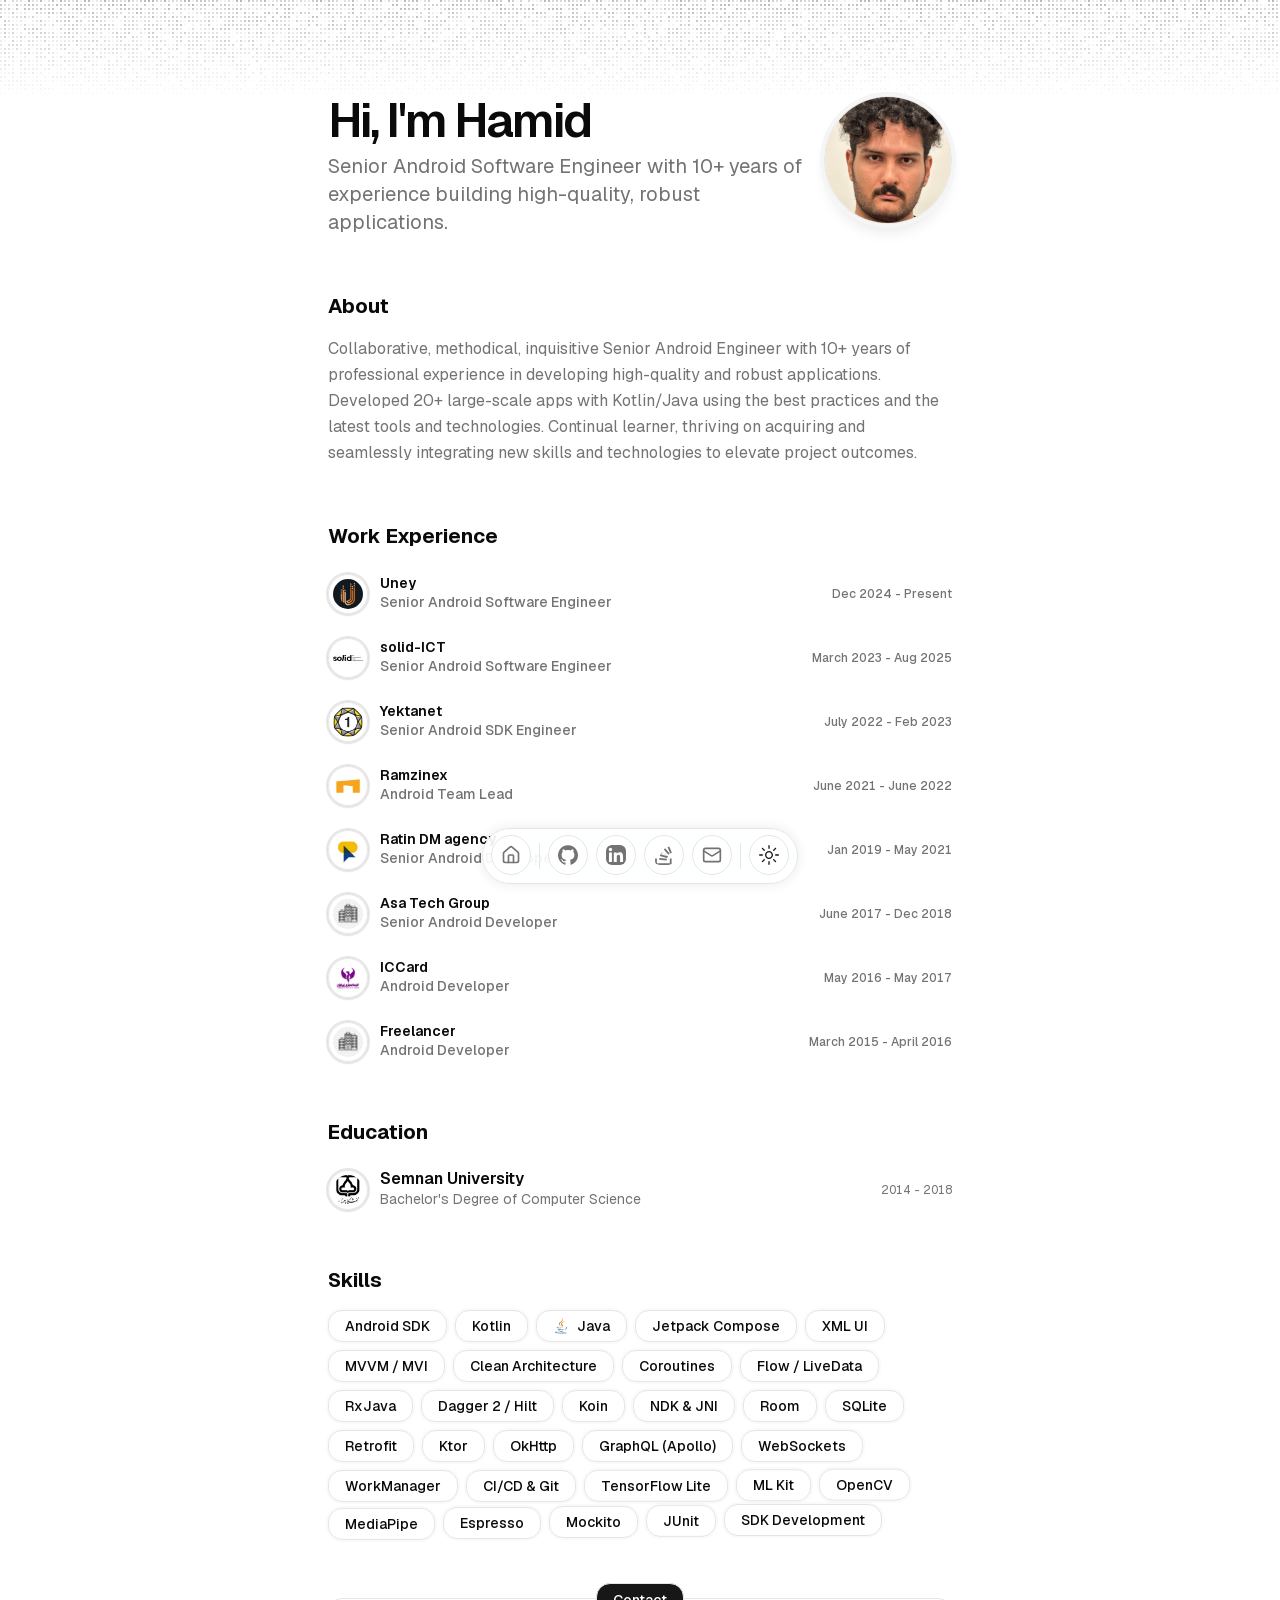
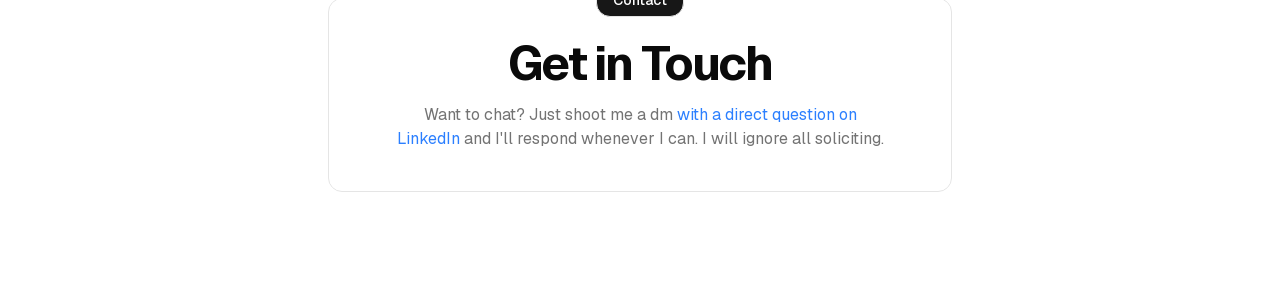
<file: index.html>
<!DOCTYPE html><!--duUhRTTzjSnf0hJNorSr6--><html lang="en"><head><meta charSet="utf-8"/><meta name="viewport" content="width=device-width, initial-scale=1"/><link rel="preload" href="/_next/static/media/797e433ab948586e-s.p.29207c2f.woff2" as="font" crossorigin="" type="font/woff2"/><link rel="preload" href="/_next/static/media/caa3a2e1cccd8315-s.p.3b6cae6d.woff2" as="font" crossorigin="" type="font/woff2"/><link rel="preload" as="image" href="/uney.jpeg"/><link rel="preload" as="image" href="/solid.jpeg"/><link rel="preload" as="image" href="/yektanet.jpeg"/><link rel="preload" as="image" href="/ramz.jpeg"/><link rel="preload" as="image" href="/ratin.jpeg"/><link rel="preload" as="image" href="/company.jpg"/><link rel="preload" as="image" href="/iccard.jpeg"/><link rel="preload" href="/sem.jpeg" as="image"/><link rel="stylesheet" href="/_next/static/chunks/5c1dd49bebcb766c.css" data-precedence="next"/><link rel="preload" as="script" fetchPriority="low" href="/_next/static/chunks/e47f292ce1b5137c.js"/><script src="/_next/static/chunks/75af5e8c7bf68d64.js" async=""></script><script src="/_next/static/chunks/6639295bdfff2a4c.js" async=""></script><script src="/_next/static/chunks/e5d9ebb4943b2fe8.js" async=""></script><script src="/_next/static/chunks/turbopack-2d96150a00ce0001.js" async=""></script><script src="/_next/static/chunks/93cd3038e8649c57.js" async=""></script><script src="/_next/static/chunks/bb5c287803b23072.js" async=""></script><script src="/_next/static/chunks/3a6d4a4ac03d02e9.js" async=""></script><script src="/_next/static/chunks/bc272f4ea0e5379d.js" async=""></script><script src="/_next/static/chunks/c0bfdca21aa7f2cf.js" async=""></script><script src="/_next/static/chunks/757adc8071f4a5cd.js" async=""></script><script src="/_next/static/chunks/46196a5055940497.js" async=""></script><script src="/_next/static/chunks/28dc4b7ae21dc85e.js" async=""></script><meta name="next-size-adjust" content=""/><title>Hamid Keyhani Dehnavi</title><meta name="description" content="Senior Android Software Engineer with 10+ years of experience building high-quality, robust applications."/><meta name="robots" content="index, follow"/><meta name="googlebot" content="index, follow, max-video-preview:-1, max-image-preview:large, max-snippet:-1"/><meta property="og:title" content="Hamid Keyhani Dehnavi"/><meta property="og:description" content="Senior Android Software Engineer with 10+ years of experience building high-quality, robust applications."/><meta property="og:url" content="https://github.com/hamidkeyhani"/><meta property="og:site_name" content="Hamid Keyhani Dehnavi"/><meta property="og:locale" content="en_US"/><meta property="og:image:alt" content="Hamid Keyhani Dehnavi"/><meta property="og:image:type" content="image/png"/><meta property="og:image" content="https://github.com/hamidkeyhani/opengraph-image?f0a21aa1b2e2e303"/><meta property="og:image:width" content="1200"/><meta property="og:image:height" content="630"/><meta property="og:type" content="website"/><meta name="twitter:card" content="summary_large_image"/><meta name="twitter:title" content="Hamid Keyhani Dehnavi"/><meta name="twitter:description" content="Senior Android Software Engineer with 10+ years of experience building high-quality, robust applications."/><meta name="twitter:image:alt" content="Hamid Keyhani Dehnavi"/><meta name="twitter:image:type" content="image/png"/><meta name="twitter:image" content="https://github.com/hamidkeyhani/opengraph-image?f0a21aa1b2e2e303"/><meta name="twitter:image:width" content="1200"/><meta name="twitter:image:height" content="630"/><link rel="icon" href="/favicon.ico?favicon.0b3bf435.ico" sizes="256x256" type="image/x-icon"/><script src="/_next/static/chunks/a6dad97d9634a72d.js" noModule=""></script></head><body class="min-h-screen bg-background font-sans antialiased relative geist_a4f9adef-module__rTGU2W__variable geist_mono_f41124e8-module__uIW-CG__variable"><div hidden=""><!--$--><!--/$--></div><script>((a,b,c,d,e,f,g,h)=>{let i=document.documentElement,j=["light","dark"];function k(b){var c;(Array.isArray(a)?a:[a]).forEach(a=>{let c="class"===a,d=c&&f?e.map(a=>f[a]||a):e;c?(i.classList.remove(...d),i.classList.add(f&&f[b]?f[b]:b)):i.setAttribute(a,b)}),c=b,h&&j.includes(c)&&(i.style.colorScheme=c)}if(d)k(d);else try{let a=localStorage.getItem(b)||c,d=g&&"system"===a?window.matchMedia("(prefers-color-scheme: dark)").matches?"dark":"light":a;k(d)}catch(a){}})("class","theme","light",null,["light","dark"],null,true,true)</script><div class="absolute inset-0 top-0 left-0 right-0 h-[100px] overflow-hidden z-0"><div class="h-full w-full" style="mask-image:linear-gradient(to bottom, black, transparent);-webkit-mask-image:linear-gradient(to bottom, black, transparent)"><canvas class="pointer-events-none" style="width:0;height:0"></canvas></div></div><div class="relative z-10 max-w-2xl mx-auto py-12 pb-24 sm:py-24 px-6"><main class="min-h-dvh flex flex-col gap-14 relative"><section id="hero"><div class="mx-auto w-full max-w-2xl space-y-8"><div class="gap-2 gap-y-6 flex flex-col md:flex-row justify-between"><div class="gap-2 flex flex-col order-2 md:order-1"><div class="flex"><span class="inline-block text-3xl font-semibold tracking-tighter sm:text-4xl lg:text-5xl" style="opacity:0;filter:blur(8px);transform:translateY(-8px)">Hi, I&#x27;m Hamid</span></div><div class="flex"><span class="inline-block text-muted-foreground max-w-[600px] md:text-lg lg:text-xl" style="opacity:0;filter:blur(8px);transform:translateY(-8px)">Senior Android Software Engineer with 10+ years of experience building high-quality, robust applications.</span></div></div><div class="order-1 md:order-2" style="opacity:0;filter:blur(6px);transform:translateY(-6px)"><span class="relative flex shrink-0 overflow-hidden size-24 md:size-32 border rounded-full shadow-lg ring-4 ring-muted"><span class="flex h-full w-full items-center justify-center rounded-full bg-muted">HK</span></span></div></div></div></section><section id="about"><div class="flex min-h-0 flex-col gap-y-4"><div style="opacity:0;filter:blur(6px);transform:translateY(-6px)"><h2 class="text-xl font-bold">About</h2></div><div style="opacity:0;filter:blur(6px);transform:translateY(-6px)"><div class="prose max-w-full text-pretty font-sans leading-relaxed text-muted-foreground dark:prose-invert"><p>Collaborative, methodical, inquisitive Senior Android Engineer with 10+ years of professional experience in developing high-quality and robust applications. Developed 20+ large-scale apps with Kotlin/Java using the best practices and the latest tools and technologies. Continual learner, thriving on acquiring and seamlessly integrating new skills and technologies to elevate project outcomes.</p></div></div></div></section><section id="work"><div class="flex min-h-0 flex-col gap-y-6"><div style="opacity:0;filter:blur(6px);transform:translateY(-6px)"><h2 class="text-xl font-bold">Work Experience</h2></div><div style="opacity:0;filter:blur(6px);transform:translateY(-6px)"><div class="w-full grid gap-6" data-orientation="vertical"><div data-state="closed" data-orientation="vertical" class="w-full border-b-0 grid gap-2"><h3 data-orientation="vertical" data-state="closed" class="flex"><button type="button" aria-controls="radix-_R_4dplflb_" aria-expanded="false" data-state="closed" data-orientation="vertical" id="radix-_R_dplflb_" class="flex flex-1 items-center justify-between text-sm font-medium text-left [&amp;[data-state=open]_svg]:rotate-180 hover:no-underline p-0 cursor-pointer transition-colors rounded-none group [&amp;&gt;svg]:hidden" data-radix-collection-item=""><div class="flex items-center gap-x-3 justify-between w-full text-left"><div class="flex items-center gap-x-3 flex-1 min-w-0"><img src="/uney.jpeg" alt="Uney" class="size-8 md:size-10 p-1 border rounded-full shadow ring-2 ring-border overflow-hidden object-contain flex-none"/><div class="flex-1 min-w-0 gap-0.5 flex flex-col"><div class="font-semibold leading-none flex items-center gap-2">Uney<span class="relative inline-flex items-center w-3.5 h-3.5"><svg xmlns="http://www.w3.org/2000/svg" width="24" height="24" viewBox="0 0 24 24" fill="none" stroke="currentColor" stroke-width="2" stroke-linecap="round" stroke-linejoin="round" class="lucide lucide-chevron-right absolute h-3.5 w-3.5 shrink-0 text-muted-foreground stroke-2 transition-all duration-300 ease-out translate-x-0 opacity-0 group-hover:translate-x-1 group-hover:opacity-100 group-data-[state=open]:opacity-0 group-data-[state=open]:translate-x-0" aria-hidden="true"><path d="m9 18 6-6-6-6"></path></svg><svg xmlns="http://www.w3.org/2000/svg" width="24" height="24" viewBox="0 0 24 24" fill="none" stroke="currentColor" stroke-width="2" stroke-linecap="round" stroke-linejoin="round" class="lucide lucide-chevron-down absolute h-3.5 w-3.5 shrink-0 text-muted-foreground stroke-2 transition-all duration-200 opacity-0 rotate-0 group-data-[state=open]:opacity-100 group-data-[state=open]:rotate-180" aria-hidden="true"><path d="m6 9 6 6 6-6"></path></svg></span></div><div class="font-sans text-sm text-muted-foreground">Senior Android Software Engineer</div></div></div><div class="flex items-center gap-1 text-xs tabular-nums text-muted-foreground text-right flex-none"><span>Dec 2024<!-- --> - <!-- -->Present</span></div></div></button></h3><div data-state="closed" id="radix-_R_4dplflb_" hidden="" role="region" aria-labelledby="radix-_R_dplflb_" data-orientation="vertical" class="overflow-hidden text-sm data-[state=closed]:animate-accordion-up data-[state=open]:animate-accordion-down" style="--radix-accordion-content-height:var(--radix-collapsible-content-height);--radix-accordion-content-width:var(--radix-collapsible-content-width)"></div></div><div data-state="closed" data-orientation="vertical" class="w-full border-b-0 grid gap-2"><h3 data-orientation="vertical" data-state="closed" class="flex"><button type="button" aria-controls="radix-_R_4lplflb_" aria-expanded="false" data-state="closed" data-orientation="vertical" id="radix-_R_lplflb_" class="flex flex-1 items-center justify-between text-sm font-medium text-left [&amp;[data-state=open]_svg]:rotate-180 hover:no-underline p-0 cursor-pointer transition-colors rounded-none group [&amp;&gt;svg]:hidden" data-radix-collection-item=""><div class="flex items-center gap-x-3 justify-between w-full text-left"><div class="flex items-center gap-x-3 flex-1 min-w-0"><img src="/solid.jpeg" alt="solid-ICT" class="size-8 md:size-10 p-1 border rounded-full shadow ring-2 ring-border overflow-hidden object-contain flex-none"/><div class="flex-1 min-w-0 gap-0.5 flex flex-col"><div class="font-semibold leading-none flex items-center gap-2">solid-ICT<span class="relative inline-flex items-center w-3.5 h-3.5"><svg xmlns="http://www.w3.org/2000/svg" width="24" height="24" viewBox="0 0 24 24" fill="none" stroke="currentColor" stroke-width="2" stroke-linecap="round" stroke-linejoin="round" class="lucide lucide-chevron-right absolute h-3.5 w-3.5 shrink-0 text-muted-foreground stroke-2 transition-all duration-300 ease-out translate-x-0 opacity-0 group-hover:translate-x-1 group-hover:opacity-100 group-data-[state=open]:opacity-0 group-data-[state=open]:translate-x-0" aria-hidden="true"><path d="m9 18 6-6-6-6"></path></svg><svg xmlns="http://www.w3.org/2000/svg" width="24" height="24" viewBox="0 0 24 24" fill="none" stroke="currentColor" stroke-width="2" stroke-linecap="round" stroke-linejoin="round" class="lucide lucide-chevron-down absolute h-3.5 w-3.5 shrink-0 text-muted-foreground stroke-2 transition-all duration-200 opacity-0 rotate-0 group-data-[state=open]:opacity-100 group-data-[state=open]:rotate-180" aria-hidden="true"><path d="m6 9 6 6 6-6"></path></svg></span></div><div class="font-sans text-sm text-muted-foreground">Senior Android Software Engineer</div></div></div><div class="flex items-center gap-1 text-xs tabular-nums text-muted-foreground text-right flex-none"><span>March 2023<!-- --> - <!-- -->Aug 2025</span></div></div></button></h3><div data-state="closed" id="radix-_R_4lplflb_" hidden="" role="region" aria-labelledby="radix-_R_lplflb_" data-orientation="vertical" class="overflow-hidden text-sm data-[state=closed]:animate-accordion-up data-[state=open]:animate-accordion-down" style="--radix-accordion-content-height:var(--radix-collapsible-content-height);--radix-accordion-content-width:var(--radix-collapsible-content-width)"></div></div><div data-state="closed" data-orientation="vertical" class="w-full border-b-0 grid gap-2"><h3 data-orientation="vertical" data-state="closed" class="flex"><button type="button" aria-controls="radix-_R_4tplflb_" aria-expanded="false" data-state="closed" data-orientation="vertical" id="radix-_R_tplflb_" class="flex flex-1 items-center justify-between text-sm font-medium text-left [&amp;[data-state=open]_svg]:rotate-180 hover:no-underline p-0 cursor-pointer transition-colors rounded-none group [&amp;&gt;svg]:hidden" data-radix-collection-item=""><div class="flex items-center gap-x-3 justify-between w-full text-left"><div class="flex items-center gap-x-3 flex-1 min-w-0"><img src="/yektanet.jpeg" alt="Yektanet" class="size-8 md:size-10 p-1 border rounded-full shadow ring-2 ring-border overflow-hidden object-contain flex-none"/><div class="flex-1 min-w-0 gap-0.5 flex flex-col"><div class="font-semibold leading-none flex items-center gap-2">Yektanet<span class="relative inline-flex items-center w-3.5 h-3.5"><svg xmlns="http://www.w3.org/2000/svg" width="24" height="24" viewBox="0 0 24 24" fill="none" stroke="currentColor" stroke-width="2" stroke-linecap="round" stroke-linejoin="round" class="lucide lucide-chevron-right absolute h-3.5 w-3.5 shrink-0 text-muted-foreground stroke-2 transition-all duration-300 ease-out translate-x-0 opacity-0 group-hover:translate-x-1 group-hover:opacity-100 group-data-[state=open]:opacity-0 group-data-[state=open]:translate-x-0" aria-hidden="true"><path d="m9 18 6-6-6-6"></path></svg><svg xmlns="http://www.w3.org/2000/svg" width="24" height="24" viewBox="0 0 24 24" fill="none" stroke="currentColor" stroke-width="2" stroke-linecap="round" stroke-linejoin="round" class="lucide lucide-chevron-down absolute h-3.5 w-3.5 shrink-0 text-muted-foreground stroke-2 transition-all duration-200 opacity-0 rotate-0 group-data-[state=open]:opacity-100 group-data-[state=open]:rotate-180" aria-hidden="true"><path d="m6 9 6 6 6-6"></path></svg></span></div><div class="font-sans text-sm text-muted-foreground">Senior Android SDK Engineer</div></div></div><div class="flex items-center gap-1 text-xs tabular-nums text-muted-foreground text-right flex-none"><span>July 2022<!-- --> - <!-- -->Feb 2023</span></div></div></button></h3><div data-state="closed" id="radix-_R_4tplflb_" hidden="" role="region" aria-labelledby="radix-_R_tplflb_" data-orientation="vertical" class="overflow-hidden text-sm data-[state=closed]:animate-accordion-up data-[state=open]:animate-accordion-down" style="--radix-accordion-content-height:var(--radix-collapsible-content-height);--radix-accordion-content-width:var(--radix-collapsible-content-width)"></div></div><div data-state="closed" data-orientation="vertical" class="w-full border-b-0 grid gap-2"><h3 data-orientation="vertical" data-state="closed" class="flex"><button type="button" aria-controls="radix-_R_55plflb_" aria-expanded="false" data-state="closed" data-orientation="vertical" id="radix-_R_15plflb_" class="flex flex-1 items-center justify-between text-sm font-medium text-left [&amp;[data-state=open]_svg]:rotate-180 hover:no-underline p-0 cursor-pointer transition-colors rounded-none group [&amp;&gt;svg]:hidden" data-radix-collection-item=""><div class="flex items-center gap-x-3 justify-between w-full text-left"><div class="flex items-center gap-x-3 flex-1 min-w-0"><img src="/ramz.jpeg" alt="Ramzinex" class="size-8 md:size-10 p-1 border rounded-full shadow ring-2 ring-border overflow-hidden object-contain flex-none"/><div class="flex-1 min-w-0 gap-0.5 flex flex-col"><div class="font-semibold leading-none flex items-center gap-2">Ramzinex<span class="relative inline-flex items-center w-3.5 h-3.5"><svg xmlns="http://www.w3.org/2000/svg" width="24" height="24" viewBox="0 0 24 24" fill="none" stroke="currentColor" stroke-width="2" stroke-linecap="round" stroke-linejoin="round" class="lucide lucide-chevron-right absolute h-3.5 w-3.5 shrink-0 text-muted-foreground stroke-2 transition-all duration-300 ease-out translate-x-0 opacity-0 group-hover:translate-x-1 group-hover:opacity-100 group-data-[state=open]:opacity-0 group-data-[state=open]:translate-x-0" aria-hidden="true"><path d="m9 18 6-6-6-6"></path></svg><svg xmlns="http://www.w3.org/2000/svg" width="24" height="24" viewBox="0 0 24 24" fill="none" stroke="currentColor" stroke-width="2" stroke-linecap="round" stroke-linejoin="round" class="lucide lucide-chevron-down absolute h-3.5 w-3.5 shrink-0 text-muted-foreground stroke-2 transition-all duration-200 opacity-0 rotate-0 group-data-[state=open]:opacity-100 group-data-[state=open]:rotate-180" aria-hidden="true"><path d="m6 9 6 6 6-6"></path></svg></span></div><div class="font-sans text-sm text-muted-foreground">Android Team Lead</div></div></div><div class="flex items-center gap-1 text-xs tabular-nums text-muted-foreground text-right flex-none"><span>June 2021<!-- --> - <!-- -->June 2022</span></div></div></button></h3><div data-state="closed" id="radix-_R_55plflb_" hidden="" role="region" aria-labelledby="radix-_R_15plflb_" data-orientation="vertical" class="overflow-hidden text-sm data-[state=closed]:animate-accordion-up data-[state=open]:animate-accordion-down" style="--radix-accordion-content-height:var(--radix-collapsible-content-height);--radix-accordion-content-width:var(--radix-collapsible-content-width)"></div></div><div data-state="closed" data-orientation="vertical" class="w-full border-b-0 grid gap-2"><h3 data-orientation="vertical" data-state="closed" class="flex"><button type="button" aria-controls="radix-_R_5dplflb_" aria-expanded="false" data-state="closed" data-orientation="vertical" id="radix-_R_1dplflb_" class="flex flex-1 items-center justify-between text-sm font-medium text-left [&amp;[data-state=open]_svg]:rotate-180 hover:no-underline p-0 cursor-pointer transition-colors rounded-none group [&amp;&gt;svg]:hidden" data-radix-collection-item=""><div class="flex items-center gap-x-3 justify-between w-full text-left"><div class="flex items-center gap-x-3 flex-1 min-w-0"><img src="/ratin.jpeg" alt="Ratin DM agency" class="size-8 md:size-10 p-1 border rounded-full shadow ring-2 ring-border overflow-hidden object-contain flex-none"/><div class="flex-1 min-w-0 gap-0.5 flex flex-col"><div class="font-semibold leading-none flex items-center gap-2">Ratin DM agency<span class="relative inline-flex items-center w-3.5 h-3.5"><svg xmlns="http://www.w3.org/2000/svg" width="24" height="24" viewBox="0 0 24 24" fill="none" stroke="currentColor" stroke-width="2" stroke-linecap="round" stroke-linejoin="round" class="lucide lucide-chevron-right absolute h-3.5 w-3.5 shrink-0 text-muted-foreground stroke-2 transition-all duration-300 ease-out translate-x-0 opacity-0 group-hover:translate-x-1 group-hover:opacity-100 group-data-[state=open]:opacity-0 group-data-[state=open]:translate-x-0" aria-hidden="true"><path d="m9 18 6-6-6-6"></path></svg><svg xmlns="http://www.w3.org/2000/svg" width="24" height="24" viewBox="0 0 24 24" fill="none" stroke="currentColor" stroke-width="2" stroke-linecap="round" stroke-linejoin="round" class="lucide lucide-chevron-down absolute h-3.5 w-3.5 shrink-0 text-muted-foreground stroke-2 transition-all duration-200 opacity-0 rotate-0 group-data-[state=open]:opacity-100 group-data-[state=open]:rotate-180" aria-hidden="true"><path d="m6 9 6 6 6-6"></path></svg></span></div><div class="font-sans text-sm text-muted-foreground">Senior Android Developer</div></div></div><div class="flex items-center gap-1 text-xs tabular-nums text-muted-foreground text-right flex-none"><span>Jan 2019<!-- --> - <!-- -->May 2021</span></div></div></button></h3><div data-state="closed" id="radix-_R_5dplflb_" hidden="" role="region" aria-labelledby="radix-_R_1dplflb_" data-orientation="vertical" class="overflow-hidden text-sm data-[state=closed]:animate-accordion-up data-[state=open]:animate-accordion-down" style="--radix-accordion-content-height:var(--radix-collapsible-content-height);--radix-accordion-content-width:var(--radix-collapsible-content-width)"></div></div><div data-state="closed" data-orientation="vertical" class="w-full border-b-0 grid gap-2"><h3 data-orientation="vertical" data-state="closed" class="flex"><button type="button" aria-controls="radix-_R_5lplflb_" aria-expanded="false" data-state="closed" data-orientation="vertical" id="radix-_R_1lplflb_" class="flex flex-1 items-center justify-between text-sm font-medium text-left [&amp;[data-state=open]_svg]:rotate-180 hover:no-underline p-0 cursor-pointer transition-colors rounded-none group [&amp;&gt;svg]:hidden" data-radix-collection-item=""><div class="flex items-center gap-x-3 justify-between w-full text-left"><div class="flex items-center gap-x-3 flex-1 min-w-0"><img src="/company.jpg" alt="Asa Tech Group" class="size-8 md:size-10 p-1 border rounded-full shadow ring-2 ring-border overflow-hidden object-contain flex-none"/><div class="flex-1 min-w-0 gap-0.5 flex flex-col"><div class="font-semibold leading-none flex items-center gap-2">Asa Tech Group<span class="relative inline-flex items-center w-3.5 h-3.5"><svg xmlns="http://www.w3.org/2000/svg" width="24" height="24" viewBox="0 0 24 24" fill="none" stroke="currentColor" stroke-width="2" stroke-linecap="round" stroke-linejoin="round" class="lucide lucide-chevron-right absolute h-3.5 w-3.5 shrink-0 text-muted-foreground stroke-2 transition-all duration-300 ease-out translate-x-0 opacity-0 group-hover:translate-x-1 group-hover:opacity-100 group-data-[state=open]:opacity-0 group-data-[state=open]:translate-x-0" aria-hidden="true"><path d="m9 18 6-6-6-6"></path></svg><svg xmlns="http://www.w3.org/2000/svg" width="24" height="24" viewBox="0 0 24 24" fill="none" stroke="currentColor" stroke-width="2" stroke-linecap="round" stroke-linejoin="round" class="lucide lucide-chevron-down absolute h-3.5 w-3.5 shrink-0 text-muted-foreground stroke-2 transition-all duration-200 opacity-0 rotate-0 group-data-[state=open]:opacity-100 group-data-[state=open]:rotate-180" aria-hidden="true"><path d="m6 9 6 6 6-6"></path></svg></span></div><div class="font-sans text-sm text-muted-foreground">Senior Android Developer</div></div></div><div class="flex items-center gap-1 text-xs tabular-nums text-muted-foreground text-right flex-none"><span>June 2017<!-- --> - <!-- -->Dec 2018</span></div></div></button></h3><div data-state="closed" id="radix-_R_5lplflb_" hidden="" role="region" aria-labelledby="radix-_R_1lplflb_" data-orientation="vertical" class="overflow-hidden text-sm data-[state=closed]:animate-accordion-up data-[state=open]:animate-accordion-down" style="--radix-accordion-content-height:var(--radix-collapsible-content-height);--radix-accordion-content-width:var(--radix-collapsible-content-width)"></div></div><div data-state="closed" data-orientation="vertical" class="w-full border-b-0 grid gap-2"><h3 data-orientation="vertical" data-state="closed" class="flex"><button type="button" aria-controls="radix-_R_5tplflb_" aria-expanded="false" data-state="closed" data-orientation="vertical" id="radix-_R_1tplflb_" class="flex flex-1 items-center justify-between text-sm font-medium text-left [&amp;[data-state=open]_svg]:rotate-180 hover:no-underline p-0 cursor-pointer transition-colors rounded-none group [&amp;&gt;svg]:hidden" data-radix-collection-item=""><div class="flex items-center gap-x-3 justify-between w-full text-left"><div class="flex items-center gap-x-3 flex-1 min-w-0"><img src="/iccard.jpeg" alt="ICCard" class="size-8 md:size-10 p-1 border rounded-full shadow ring-2 ring-border overflow-hidden object-contain flex-none"/><div class="flex-1 min-w-0 gap-0.5 flex flex-col"><div class="font-semibold leading-none flex items-center gap-2">ICCard<span class="relative inline-flex items-center w-3.5 h-3.5"><svg xmlns="http://www.w3.org/2000/svg" width="24" height="24" viewBox="0 0 24 24" fill="none" stroke="currentColor" stroke-width="2" stroke-linecap="round" stroke-linejoin="round" class="lucide lucide-chevron-right absolute h-3.5 w-3.5 shrink-0 text-muted-foreground stroke-2 transition-all duration-300 ease-out translate-x-0 opacity-0 group-hover:translate-x-1 group-hover:opacity-100 group-data-[state=open]:opacity-0 group-data-[state=open]:translate-x-0" aria-hidden="true"><path d="m9 18 6-6-6-6"></path></svg><svg xmlns="http://www.w3.org/2000/svg" width="24" height="24" viewBox="0 0 24 24" fill="none" stroke="currentColor" stroke-width="2" stroke-linecap="round" stroke-linejoin="round" class="lucide lucide-chevron-down absolute h-3.5 w-3.5 shrink-0 text-muted-foreground stroke-2 transition-all duration-200 opacity-0 rotate-0 group-data-[state=open]:opacity-100 group-data-[state=open]:rotate-180" aria-hidden="true"><path d="m6 9 6 6 6-6"></path></svg></span></div><div class="font-sans text-sm text-muted-foreground">Android Developer</div></div></div><div class="flex items-center gap-1 text-xs tabular-nums text-muted-foreground text-right flex-none"><span>May 2016<!-- --> - <!-- -->May 2017</span></div></div></button></h3><div data-state="closed" id="radix-_R_5tplflb_" hidden="" role="region" aria-labelledby="radix-_R_1tplflb_" data-orientation="vertical" class="overflow-hidden text-sm data-[state=closed]:animate-accordion-up data-[state=open]:animate-accordion-down" style="--radix-accordion-content-height:var(--radix-collapsible-content-height);--radix-accordion-content-width:var(--radix-collapsible-content-width)"></div></div><div data-state="closed" data-orientation="vertical" class="w-full border-b-0 grid gap-2"><h3 data-orientation="vertical" data-state="closed" class="flex"><button type="button" aria-controls="radix-_R_65plflb_" aria-expanded="false" data-state="closed" data-orientation="vertical" id="radix-_R_25plflb_" class="flex flex-1 items-center justify-between text-sm font-medium text-left [&amp;[data-state=open]_svg]:rotate-180 hover:no-underline p-0 cursor-pointer transition-colors rounded-none group [&amp;&gt;svg]:hidden" data-radix-collection-item=""><div class="flex items-center gap-x-3 justify-between w-full text-left"><div class="flex items-center gap-x-3 flex-1 min-w-0"><img src="/company.jpg" alt="Freelancer" class="size-8 md:size-10 p-1 border rounded-full shadow ring-2 ring-border overflow-hidden object-contain flex-none"/><div class="flex-1 min-w-0 gap-0.5 flex flex-col"><div class="font-semibold leading-none flex items-center gap-2">Freelancer<span class="relative inline-flex items-center w-3.5 h-3.5"><svg xmlns="http://www.w3.org/2000/svg" width="24" height="24" viewBox="0 0 24 24" fill="none" stroke="currentColor" stroke-width="2" stroke-linecap="round" stroke-linejoin="round" class="lucide lucide-chevron-right absolute h-3.5 w-3.5 shrink-0 text-muted-foreground stroke-2 transition-all duration-300 ease-out translate-x-0 opacity-0 group-hover:translate-x-1 group-hover:opacity-100 group-data-[state=open]:opacity-0 group-data-[state=open]:translate-x-0" aria-hidden="true"><path d="m9 18 6-6-6-6"></path></svg><svg xmlns="http://www.w3.org/2000/svg" width="24" height="24" viewBox="0 0 24 24" fill="none" stroke="currentColor" stroke-width="2" stroke-linecap="round" stroke-linejoin="round" class="lucide lucide-chevron-down absolute h-3.5 w-3.5 shrink-0 text-muted-foreground stroke-2 transition-all duration-200 opacity-0 rotate-0 group-data-[state=open]:opacity-100 group-data-[state=open]:rotate-180" aria-hidden="true"><path d="m6 9 6 6 6-6"></path></svg></span></div><div class="font-sans text-sm text-muted-foreground">Android Developer</div></div></div><div class="flex items-center gap-1 text-xs tabular-nums text-muted-foreground text-right flex-none"><span>March 2015<!-- --> - <!-- -->April 2016</span></div></div></button></h3><div data-state="closed" id="radix-_R_65plflb_" hidden="" role="region" aria-labelledby="radix-_R_25plflb_" data-orientation="vertical" class="overflow-hidden text-sm data-[state=closed]:animate-accordion-up data-[state=open]:animate-accordion-down" style="--radix-accordion-content-height:var(--radix-collapsible-content-height);--radix-accordion-content-width:var(--radix-collapsible-content-width)"></div></div></div></div></div></section><section id="education"><div class="flex min-h-0 flex-col gap-y-6"><div style="opacity:0;filter:blur(6px);transform:translateY(-6px)"><h2 class="text-xl font-bold">Education</h2></div><div class="flex flex-col gap-8"><div style="opacity:0;filter:blur(6px);transform:translateY(-6px)"><a target="_blank" rel="noopener noreferrer" class="flex items-center gap-x-3 justify-between group" href="https://english.semnan.ac.ir/"><div class="flex items-center gap-x-3 flex-1 min-w-0"><img src="/sem.jpeg" alt="Semnan University" class="size-8 md:size-10 p-1 border rounded-full shadow ring-2 ring-border overflow-hidden object-contain flex-none"/><div class="flex-1 min-w-0 flex flex-col gap-0.5"><div class="font-semibold leading-none flex items-center gap-2">Semnan University<svg xmlns="http://www.w3.org/2000/svg" width="24" height="24" viewBox="0 0 24 24" fill="none" stroke="currentColor" stroke-width="2" stroke-linecap="round" stroke-linejoin="round" class="lucide lucide-arrow-up-right h-3.5 w-3.5 text-muted-foreground opacity-0 -translate-x-2 group-hover:opacity-100 group-hover:translate-x-0 transition-all duration-200" aria-hidden="true"><path d="M7 7h10v10"></path><path d="M7 17 17 7"></path></svg></div><div class="font-sans text-sm text-muted-foreground">Bachelor&#x27;s Degree of Computer Science</div></div></div><div class="flex items-center gap-1 text-xs tabular-nums text-muted-foreground text-right flex-none"><span>2014<!-- --> - <!-- -->2018</span></div></a></div></div></div></section><section id="skills"><div class="flex min-h-0 flex-col gap-y-4"><div style="opacity:0;filter:blur(6px);transform:translateY(-6px)"><h2 class="text-xl font-bold">Skills</h2></div><div class="flex flex-wrap gap-2"><div style="opacity:0;filter:blur(6px);transform:translateY(-6px)"><div class="border bg-background border-border ring-2 ring-border/20 rounded-xl h-8 w-fit px-4 flex items-center gap-2"><span class="text-foreground text-sm font-medium">Android SDK</span></div></div><div style="opacity:0;filter:blur(6px);transform:translateY(-6px)"><div class="border bg-background border-border ring-2 ring-border/20 rounded-xl h-8 w-fit px-4 flex items-center gap-2"><span class="text-foreground text-sm font-medium">Kotlin</span></div></div><div style="opacity:0;filter:blur(6px);transform:translateY(-6px)"><div class="border bg-background border-border ring-2 ring-border/20 rounded-xl h-8 w-fit px-4 flex items-center gap-2"><svg class="size-4 rounded overflow-hidden object-contain" preserveAspectRatio="xMidYMid" viewBox="0 0 256 346"><path d="M83 267s-14 8 9 11c27 3 41 2 71-3 0 0 8 5 19 9-67 29-153-2-99-17M74 230s-15 11 8 13c29 3 52 3 92-4 0 0 6 5 15 8-82 24-173 2-115-17" fill="#5382A1"></path><path d="M144 166c17 19-4 36-4 36s42-22 22-49c-18-26-32-38 44-82 0 0-119 29-62 95" fill="#E76F00"></path><path d="M233 295s10 8-10 15c-39 12-163 15-197 0-12-5 11-13 18-14l12-2c-14-9-89 19-38 28 138 22 251-10 215-27M89 190s-63 15-22 21c17 2 51 2 83-1 26-2 52-7 52-7l-16 9c-64 16-187 8-151-9 30-14 54-13 54-13M202 253c64-33 34-66 13-61l-7 2s2-3 6-5c41-14 73 43-14 66l2-2" fill="#5382A1"></path><path d="M162 0s36 36-34 91c-56 45-12 70 0 99-32-30-56-56-40-80 23-35 89-53 74-110" fill="#E76F00"></path><path d="M95 345c62 4 158-3 160-32 0 0-4 11-51 20-53 10-119 9-158 2 0 0 8 7 49 10" fill="#5382A1"></path></svg><span class="text-foreground text-sm font-medium">Java</span></div></div><div style="opacity:0;filter:blur(6px);transform:translateY(-6px)"><div class="border bg-background border-border ring-2 ring-border/20 rounded-xl h-8 w-fit px-4 flex items-center gap-2"><span class="text-foreground text-sm font-medium">Jetpack Compose</span></div></div><div style="opacity:0;filter:blur(6px);transform:translateY(-6px)"><div class="border bg-background border-border ring-2 ring-border/20 rounded-xl h-8 w-fit px-4 flex items-center gap-2"><span class="text-foreground text-sm font-medium">XML UI</span></div></div><div style="opacity:0;filter:blur(6px);transform:translateY(-6px)"><div class="border bg-background border-border ring-2 ring-border/20 rounded-xl h-8 w-fit px-4 flex items-center gap-2"><span class="text-foreground text-sm font-medium">MVVM / MVI</span></div></div><div style="opacity:0;filter:blur(6px);transform:translateY(-6px)"><div class="border bg-background border-border ring-2 ring-border/20 rounded-xl h-8 w-fit px-4 flex items-center gap-2"><span class="text-foreground text-sm font-medium">Clean Architecture</span></div></div><div style="opacity:0;filter:blur(6px);transform:translateY(-6px)"><div class="border bg-background border-border ring-2 ring-border/20 rounded-xl h-8 w-fit px-4 flex items-center gap-2"><span class="text-foreground text-sm font-medium">Coroutines</span></div></div><div style="opacity:0;filter:blur(6px);transform:translateY(-6px)"><div class="border bg-background border-border ring-2 ring-border/20 rounded-xl h-8 w-fit px-4 flex items-center gap-2"><span class="text-foreground text-sm font-medium">Flow / LiveData</span></div></div><div style="opacity:0;filter:blur(6px);transform:translateY(-6px)"><div class="border bg-background border-border ring-2 ring-border/20 rounded-xl h-8 w-fit px-4 flex items-center gap-2"><span class="text-foreground text-sm font-medium">RxJava</span></div></div><div style="opacity:0;filter:blur(6px);transform:translateY(-6px)"><div class="border bg-background border-border ring-2 ring-border/20 rounded-xl h-8 w-fit px-4 flex items-center gap-2"><span class="text-foreground text-sm font-medium">Dagger 2 / Hilt</span></div></div><div style="opacity:0;filter:blur(6px);transform:translateY(-6px)"><div class="border bg-background border-border ring-2 ring-border/20 rounded-xl h-8 w-fit px-4 flex items-center gap-2"><span class="text-foreground text-sm font-medium">Koin</span></div></div><div style="opacity:0;filter:blur(6px);transform:translateY(-6px)"><div class="border bg-background border-border ring-2 ring-border/20 rounded-xl h-8 w-fit px-4 flex items-center gap-2"><span class="text-foreground text-sm font-medium">NDK &amp; JNI</span></div></div><div style="opacity:0;filter:blur(6px);transform:translateY(-6px)"><div class="border bg-background border-border ring-2 ring-border/20 rounded-xl h-8 w-fit px-4 flex items-center gap-2"><span class="text-foreground text-sm font-medium">Room</span></div></div><div style="opacity:0;filter:blur(6px);transform:translateY(-6px)"><div class="border bg-background border-border ring-2 ring-border/20 rounded-xl h-8 w-fit px-4 flex items-center gap-2"><span class="text-foreground text-sm font-medium">SQLite</span></div></div><div style="opacity:0;filter:blur(6px);transform:translateY(-6px)"><div class="border bg-background border-border ring-2 ring-border/20 rounded-xl h-8 w-fit px-4 flex items-center gap-2"><span class="text-foreground text-sm font-medium">Retrofit</span></div></div><div style="opacity:0;filter:blur(6px);transform:translateY(-6px)"><div class="border bg-background border-border ring-2 ring-border/20 rounded-xl h-8 w-fit px-4 flex items-center gap-2"><span class="text-foreground text-sm font-medium">Ktor</span></div></div><div style="opacity:0;filter:blur(6px);transform:translateY(-6px)"><div class="border bg-background border-border ring-2 ring-border/20 rounded-xl h-8 w-fit px-4 flex items-center gap-2"><span class="text-foreground text-sm font-medium">OkHttp</span></div></div><div style="opacity:0;filter:blur(6px);transform:translateY(-6px)"><div class="border bg-background border-border ring-2 ring-border/20 rounded-xl h-8 w-fit px-4 flex items-center gap-2"><span class="text-foreground text-sm font-medium">GraphQL (Apollo)</span></div></div><div style="opacity:0;filter:blur(6px);transform:translateY(-6px)"><div class="border bg-background border-border ring-2 ring-border/20 rounded-xl h-8 w-fit px-4 flex items-center gap-2"><span class="text-foreground text-sm font-medium">WebSockets</span></div></div><div style="opacity:0;filter:blur(6px);transform:translateY(-6px)"><div class="border bg-background border-border ring-2 ring-border/20 rounded-xl h-8 w-fit px-4 flex items-center gap-2"><span class="text-foreground text-sm font-medium">WorkManager</span></div></div><div style="opacity:0;filter:blur(6px);transform:translateY(-6px)"><div class="border bg-background border-border ring-2 ring-border/20 rounded-xl h-8 w-fit px-4 flex items-center gap-2"><span class="text-foreground text-sm font-medium">CI/CD &amp; Git</span></div></div><div style="opacity:0;filter:blur(6px);transform:translateY(-6px)"><div class="border bg-background border-border ring-2 ring-border/20 rounded-xl h-8 w-fit px-4 flex items-center gap-2"><span class="text-foreground text-sm font-medium">TensorFlow Lite</span></div></div><div style="opacity:0;filter:blur(6px);transform:translateY(-6px)"><div class="border bg-background border-border ring-2 ring-border/20 rounded-xl h-8 w-fit px-4 flex items-center gap-2"><span class="text-foreground text-sm font-medium">ML Kit</span></div></div><div style="opacity:0;filter:blur(6px);transform:translateY(-6px)"><div class="border bg-background border-border ring-2 ring-border/20 rounded-xl h-8 w-fit px-4 flex items-center gap-2"><span class="text-foreground text-sm font-medium">OpenCV</span></div></div><div style="opacity:0;filter:blur(6px);transform:translateY(-6px)"><div class="border bg-background border-border ring-2 ring-border/20 rounded-xl h-8 w-fit px-4 flex items-center gap-2"><span class="text-foreground text-sm font-medium">MediaPipe</span></div></div><div style="opacity:0;filter:blur(6px);transform:translateY(-6px)"><div class="border bg-background border-border ring-2 ring-border/20 rounded-xl h-8 w-fit px-4 flex items-center gap-2"><span class="text-foreground text-sm font-medium">Espresso</span></div></div><div style="opacity:0;filter:blur(6px);transform:translateY(-6px)"><div class="border bg-background border-border ring-2 ring-border/20 rounded-xl h-8 w-fit px-4 flex items-center gap-2"><span class="text-foreground text-sm font-medium">Mockito</span></div></div><div style="opacity:0;filter:blur(6px);transform:translateY(-6px)"><div class="border bg-background border-border ring-2 ring-border/20 rounded-xl h-8 w-fit px-4 flex items-center gap-2"><span class="text-foreground text-sm font-medium">JUnit</span></div></div><div style="opacity:0;filter:blur(6px);transform:translateY(-6px)"><div class="border bg-background border-border ring-2 ring-border/20 rounded-xl h-8 w-fit px-4 flex items-center gap-2"><span class="text-foreground text-sm font-medium">SDK Development</span></div></div></div></div></section><section id="contact"><div style="opacity:0;filter:blur(6px);transform:translateY(-6px)"><div class="border rounded-xl p-10 relative"><div class="absolute -top-4 border bg-primary z-10 rounded-xl px-4 py-1 left-1/2 -translate-x-1/2"><span class="text-background text-sm font-medium">Contact</span></div><div class="absolute inset-0 top-0 left-0 right-0 h-1/2 rounded-xl overflow-hidden"><div class="h-full w-full" style="mask-image:linear-gradient(to bottom, black, transparent);-webkit-mask-image:linear-gradient(to bottom, black, transparent)"><canvas class="pointer-events-none" style="width:0;height:0"></canvas></div></div><div class="relative flex flex-col items-center gap-4 text-center"><h2 class="text-3xl font-bold tracking-tighter sm:text-5xl">Get in Touch</h2><p class="mx-auto max-w-lg text-muted-foreground text-balance">Want to chat? Just shoot me a dm<!-- --> <a target="_blank" rel="noopener noreferrer" class="text-blue-500 hover:underline underline-offset-4 focus-visible:outline-none focus-visible:ring-2 focus-visible:ring-ring focus-visible:ring-offset-2 rounded-sm" href="https://www.linkedin.com/in/hamidkeyhani/">with a direct question on LinkedIn</a> <!-- -->and I&#x27;ll respond whenever I can. I will ignore all soliciting.</p></div></div></div></section></main><!--$--><!--/$--></div><div class="pointer-events-none fixed inset-x-0 bottom-4 z-30"><div class="items-end justify-center overflow-visible rounded-full z-50 pointer-events-auto relative h-14 p-2 w-fit mx-auto flex gap-2 border bg-card/90 backdrop-blur-3xl shadow-[0_0_10px_3px] shadow-primary/5"><a href="/" data-state="closed"><div class="relative flex aspect-square items-center justify-center shrink-0 rounded-3xl cursor-pointer size-full bg-background p-0 text-muted-foreground hover:text-foreground hover:bg-muted backdrop-blur-3xl border border-border transition-colors" style="width:40px;height:40px"><div class="flex items-center justify-center" style="width:20px;height:20px"><svg xmlns="http://www.w3.org/2000/svg" width="24" height="24" viewBox="0 0 24 24" fill="none" stroke="currentColor" stroke-width="2" stroke-linecap="round" stroke-linejoin="round" class="lucide lucide-house size-full rounded-sm overflow-hidden object-contain" aria-hidden="true"><path d="M15 21v-8a1 1 0 0 0-1-1h-4a1 1 0 0 0-1 1v8"></path><path d="M3 10a2 2 0 0 1 .709-1.528l7-6a2 2 0 0 1 2.582 0l7 6A2 2 0 0 1 21 10v9a2 2 0 0 1-2 2H5a2 2 0 0 1-2-2z"></path></svg></div></div></a><div data-orientation="vertical" role="none" class="shrink-0 h-2/3 m-auto w-px bg-border"></div><a href="https://github.com/hamidkeyhani" target="_blank" rel="noopener noreferrer" data-state="closed"><div class="relative flex aspect-square items-center justify-center shrink-0 rounded-3xl cursor-pointer size-full bg-background p-0 text-muted-foreground hover:text-foreground hover:bg-muted backdrop-blur-3xl border border-border transition-colors" style="width:40px;height:40px"><div class="flex items-center justify-center" style="width:20px;height:20px"><svg viewBox="0 0 438.549 438.549" xmlns="http://www.w3.org/2000/svg" role="img" class="size-full rounded-sm overflow-hidden object-contain"><title>GitHub</title><path fill="currentColor" d="M409.132 114.573c-19.608-33.596-46.205-60.194-79.798-79.8-33.598-19.607-70.277-29.408-110.063-29.408-39.781 0-76.472 9.804-110.063 29.408-33.596 19.605-60.192 46.204-79.8 79.8C9.803 148.168 0 184.854 0 224.63c0 47.78 13.94 90.745 41.827 128.906 27.884 38.164 63.906 64.572 108.063 79.227 5.14.954 8.945.283 11.419-1.996 2.475-2.282 3.711-5.14 3.711-8.562 0-.571-.049-5.708-.144-15.417a2549.81 2549.81 0 01-.144-25.406l-6.567 1.136c-4.187.767-9.469 1.092-15.846 1-6.374-.089-12.991-.757-19.842-1.999-6.854-1.231-13.229-4.086-19.13-8.559-5.898-4.473-10.085-10.328-12.56-17.556l-2.855-6.57c-1.903-4.374-4.899-9.233-8.992-14.559-4.093-5.331-8.232-8.945-12.419-10.848l-1.999-1.431c-1.332-.951-2.568-2.098-3.711-3.429-1.142-1.331-1.997-2.663-2.568-3.997-.572-1.335-.098-2.43 1.427-3.289 1.525-.859 4.281-1.276 8.28-1.276l5.708.853c3.807.763 8.516 3.042 14.133 6.851 5.614 3.806 10.229 8.754 13.846 14.842 4.38 7.806 9.657 13.754 15.846 17.847 6.184 4.093 12.419 6.136 18.699 6.136 6.28 0 11.704-.476 16.274-1.423 4.565-.952 8.848-2.383 12.847-4.285 1.713-12.758 6.377-22.559 13.988-29.41-10.848-1.14-20.601-2.857-29.264-5.14-8.658-2.286-17.605-5.996-26.835-11.14-9.235-5.137-16.896-11.516-22.985-19.126-6.09-7.614-11.088-17.61-14.987-29.979-3.901-12.374-5.852-26.648-5.852-42.826 0-23.035 7.52-42.637 22.557-58.817-7.044-17.318-6.379-36.732 1.997-58.24 5.52-1.715 13.706-.428 24.554 3.853 10.85 4.283 18.794 7.952 23.84 10.994 5.046 3.041 9.089 5.618 12.135 7.708 17.705-4.947 35.976-7.421 54.818-7.421s37.117 2.474 54.823 7.421l10.849-6.849c7.419-4.57 16.18-8.758 26.262-12.565 10.088-3.805 17.802-4.853 23.134-3.138 8.562 21.509 9.325 40.922 2.279 58.24 15.036 16.18 22.559 35.787 22.559 58.817 0 16.178-1.958 30.497-5.853 42.966-3.9 12.471-8.941 22.457-15.125 29.979-6.191 7.521-13.901 13.85-23.131 18.986-9.232 5.14-18.182 8.85-26.84 11.136-8.662 2.286-18.415 4.004-29.263 5.146 9.894 8.562 14.842 22.077 14.842 40.539v60.237c0 3.422 1.19 6.279 3.572 8.562 2.379 2.279 6.136 2.95 11.276 1.995 44.163-14.653 80.185-41.062 108.068-79.226 27.88-38.161 41.825-81.126 41.825-128.906-.01-39.771-9.818-76.454-29.414-110.049z"></path></svg></div></div></a><a href="https://www.linkedin.com/in/hamidkeyhani/" target="_blank" rel="noopener noreferrer" data-state="closed"><div class="relative flex aspect-square items-center justify-center shrink-0 rounded-3xl cursor-pointer size-full bg-background p-0 text-muted-foreground hover:text-foreground hover:bg-muted backdrop-blur-3xl border border-border transition-colors" style="width:40px;height:40px"><div class="flex items-center justify-center" style="width:20px;height:20px"><svg viewBox="0 0 24 24" xmlns="http://www.w3.org/2000/svg" class="size-full rounded-sm overflow-hidden object-contain"><title>LinkedIn</title><path fill="currentColor" d="M20.447 20.452h-3.554v-5.569c0-1.328-.027-3.037-1.852-3.037-1.853 0-2.136 1.445-2.136 2.939v5.667H9.351V9h3.414v1.561h.046c.477-.9 1.637-1.85 3.37-1.85 3.601 0 4.267 2.37 4.267 5.455v6.286zM5.337 7.433c-1.144 0-2.063-.926-2.063-2.065 0-1.138.92-2.063 2.063-2.063 1.14 0 2.064.925 2.064 2.063 0 1.139-.925 2.065-2.064 2.065zm1.782 13.019H3.555V9h3.564v11.452zM22.225 0H1.771C.792 0 0 .774 0 1.729v20.542C0 23.227.792 24 1.771 24h20.451C23.2 24 24 23.227 24 22.271V1.729C24 .774 23.2 0 22.222 0h.003z"></path></svg></div></div></a><a href="https://stackoverflow.com/users/8399393/hamid-keyhani" target="_blank" rel="noopener noreferrer" data-state="closed"><div class="relative flex aspect-square items-center justify-center shrink-0 rounded-3xl cursor-pointer size-full bg-background p-0 text-muted-foreground hover:text-foreground hover:bg-muted backdrop-blur-3xl border border-border transition-colors" style="width:40px;height:40px"><div class="flex items-center justify-center" style="width:20px;height:20px"><svg viewBox="0 0 24 24" fill="currentColor" xmlns="http://www.w3.org/2000/svg" class="size-full rounded-sm overflow-hidden object-contain"><title>Stack Overflow</title><path d="M18.986 21.867v-5.673h2.156v7.83H1.313v-7.83h2.156v5.673h15.517zm-12.72-4.103l9.043.905.198-2.122-9.043-.905-.198 2.122zm.765-4.482l8.288 2.302.585-2.05-8.288-2.303-.585 2.051zm1.758-4.238l7.078 4.31.144 2.127.973-1.604-7.079-4.31-.973 1.604-.143-2.126zm3.01-3.693l5.352 6.326 1.635-1.385-5.353-6.326-1.634 1.385zm4.498-2.733l3.203 7.643 1.986-.83-3.202-7.643-1.987.83z"></path></svg></div></div></a><a href="mailto:hamidkeyhani977@gmail.com" data-state="closed"><div class="relative flex aspect-square items-center justify-center shrink-0 rounded-3xl cursor-pointer size-full bg-background p-0 text-muted-foreground hover:text-foreground hover:bg-muted backdrop-blur-3xl border border-border transition-colors" style="width:40px;height:40px"><div class="flex items-center justify-center" style="width:20px;height:20px"><svg xmlns="http://www.w3.org/2000/svg" width="24" height="24" viewBox="0 0 24 24" fill="none" stroke="currentColor" stroke-width="2" stroke-linecap="round" stroke-linejoin="round" class="lucide lucide-mail size-full rounded-sm overflow-hidden object-contain" aria-hidden="true"><path d="m22 7-8.991 5.727a2 2 0 0 1-2.009 0L2 7"></path><rect x="2" y="4" width="20" height="16" rx="2"></rect></svg></div></div></a><div data-orientation="vertical" role="none" class="shrink-0 h-2/3 m-auto w-px bg-border"></div><div class="relative flex aspect-square items-center justify-center shrink-0 rounded-3xl cursor-pointer size-full bg-background p-0 text-muted-foreground hover:text-foreground hover:bg-muted backdrop-blur-3xl border border-border transition-colors" style="width:40px;height:40px"><div class="flex items-center justify-center" style="width:20px;height:20px"><button class="inline-flex items-center justify-center whitespace-nowrap text-sm font-medium transition-colors focus-visible:outline-none focus-visible:ring-1 focus-visible:ring-ring disabled:pointer-events-none disabled:opacity-50 text-primary underline-offset-4 hover:underline rounded-full size-full cursor-pointer" type="button"><svg width="15" height="15" viewBox="0 0 15 15" fill="none" xmlns="http://www.w3.org/2000/svg" class="h-full w-full"><path d="M7.5 0C7.77614 0 8 0.223858 8 0.5V2.5C8 2.77614 7.77614 3 7.5 3C7.22386 3 7 2.77614 7 2.5V0.5C7 0.223858 7.22386 0 7.5 0ZM2.1967 2.1967C2.39196 2.00144 2.70854 2.00144 2.90381 2.1967L4.31802 3.61091C4.51328 3.80617 4.51328 4.12276 4.31802 4.31802C4.12276 4.51328 3.80617 4.51328 3.61091 4.31802L2.1967 2.90381C2.00144 2.70854 2.00144 2.39196 2.1967 2.1967ZM0.5 7C0.223858 7 0 7.22386 0 7.5C0 7.77614 0.223858 8 0.5 8H2.5C2.77614 8 3 7.77614 3 7.5C3 7.22386 2.77614 7 2.5 7H0.5ZM2.1967 12.8033C2.00144 12.608 2.00144 12.2915 2.1967 12.0962L3.61091 10.682C3.80617 10.4867 4.12276 10.4867 4.31802 10.682C4.51328 10.8772 4.51328 11.1938 4.31802 11.3891L2.90381 12.8033C2.70854 12.9986 2.39196 12.9986 2.1967 12.8033ZM12.5 7C12.2239 7 12 7.22386 12 7.5C12 7.77614 12.2239 8 12.5 8H14.5C14.7761 8 15 7.77614 15 7.5C15 7.22386 14.7761 7 14.5 7H12.5ZM10.682 4.31802C10.4867 4.12276 10.4867 3.80617 10.682 3.61091L12.0962 2.1967C12.2915 2.00144 12.608 2.00144 12.8033 2.1967C12.9986 2.39196 12.9986 2.70854 12.8033 2.90381L11.3891 4.31802C11.1938 4.51328 10.8772 4.51328 10.682 4.31802ZM8 12.5C8 12.2239 7.77614 12 7.5 12C7.22386 12 7 12.2239 7 12.5V14.5C7 14.7761 7.22386 15 7.5 15C7.77614 15 8 14.7761 8 14.5V12.5ZM10.682 10.682C10.8772 10.4867 11.1938 10.4867 11.3891 10.682L12.8033 12.0962C12.9986 12.2915 12.9986 12.608 12.8033 12.8033C12.608 12.9986 12.2915 12.9986 12.0962 12.8033L10.682 11.3891C10.4867 11.1938 10.4867 10.8772 10.682 10.682ZM5.5 7.5C5.5 6.39543 6.39543 5.5 7.5 5.5C8.60457 5.5 9.5 6.39543 9.5 7.5C9.5 8.60457 8.60457 9.5 7.5 9.5C6.39543 9.5 5.5 8.60457 5.5 7.5ZM7.5 4.5C5.84315 4.5 4.5 5.84315 4.5 7.5C4.5 9.15685 5.84315 10.5 7.5 10.5C9.15685 10.5 10.5 9.15685 10.5 7.5C10.5 5.84315 9.15685 4.5 7.5 4.5Z" fill="currentColor" fill-rule="evenodd" clip-rule="evenodd"></path></svg><svg width="15" height="15" viewBox="0 0 15 15" fill="none" xmlns="http://www.w3.org/2000/svg" class="hidden h-full w-full"><path d="M2.89998 0.499976C2.89998 0.279062 2.72089 0.0999756 2.49998 0.0999756C2.27906 0.0999756 2.09998 0.279062 2.09998 0.499976V1.09998H1.49998C1.27906 1.09998 1.09998 1.27906 1.09998 1.49998C1.09998 1.72089 1.27906 1.89998 1.49998 1.89998H2.09998V2.49998C2.09998 2.72089 2.27906 2.89998 2.49998 2.89998C2.72089 2.89998 2.89998 2.72089 2.89998 2.49998V1.89998H3.49998C3.72089 1.89998 3.89998 1.72089 3.89998 1.49998C3.89998 1.27906 3.72089 1.09998 3.49998 1.09998H2.89998V0.499976ZM5.89998 3.49998C5.89998 3.27906 5.72089 3.09998 5.49998 3.09998C5.27906 3.09998 5.09998 3.27906 5.09998 3.49998V4.09998H4.49998C4.27906 4.09998 4.09998 4.27906 4.09998 4.49998C4.09998 4.72089 4.27906 4.89998 4.49998 4.89998H5.09998V5.49998C5.09998 5.72089 5.27906 5.89998 5.49998 5.89998C5.72089 5.89998 5.89998 5.72089 5.89998 5.49998V4.89998H6.49998C6.72089 4.89998 6.89998 4.72089 6.89998 4.49998C6.89998 4.27906 6.72089 4.09998 6.49998 4.09998H5.89998V3.49998ZM1.89998 6.49998C1.89998 6.27906 1.72089 6.09998 1.49998 6.09998C1.27906 6.09998 1.09998 6.27906 1.09998 6.49998V7.09998H0.499976C0.279062 7.09998 0.0999756 7.27906 0.0999756 7.49998C0.0999756 7.72089 0.279062 7.89998 0.499976 7.89998H1.09998V8.49998C1.09998 8.72089 1.27906 8.89997 1.49998 8.89997C1.72089 8.89997 1.89998 8.72089 1.89998 8.49998V7.89998H2.49998C2.72089 7.89998 2.89998 7.72089 2.89998 7.49998C2.89998 7.27906 2.72089 7.09998 2.49998 7.09998H1.89998V6.49998ZM8.54406 0.98184L8.24618 0.941586C8.03275 0.917676 7.90692 1.1655 8.02936 1.34194C8.17013 1.54479 8.29981 1.75592 8.41754 1.97445C8.91878 2.90485 9.20322 3.96932 9.20322 5.10022C9.20322 8.37201 6.82247 11.0878 3.69887 11.6097C3.45736 11.65 3.20988 11.6772 2.96008 11.6906C2.74563 11.702 2.62729 11.9535 2.77721 12.1072C2.84551 12.1773 2.91535 12.2458 2.98667 12.3128L3.05883 12.3795L3.31883 12.6045L3.50684 12.7532L3.62796 12.8433L3.81491 12.9742L3.99079 13.089C4.11175 13.1651 4.23536 13.2375 4.36157 13.3059L4.62496 13.4412L4.88553 13.5607L5.18837 13.6828L5.43169 13.7686C5.56564 13.8128 5.70149 13.8529 5.83857 13.8885C5.94262 13.9155 6.04767 13.9401 6.15405 13.9622C6.27993 13.9883 6.40713 14.0109 6.53544 14.0298L6.85241 14.0685L7.11934 14.0892C7.24637 14.0965 7.37436 14.1002 7.50322 14.1002C11.1483 14.1002 14.1032 11.1453 14.1032 7.50023C14.1032 7.25044 14.0893 7.00389 14.0623 6.76131L14.0255 6.48407C13.991 6.26083 13.9453 6.04129 13.8891 5.82642C13.8213 5.56709 13.7382 5.31398 13.6409 5.06881L13.5279 4.80132L13.4507 4.63542L13.3766 4.48666C13.2178 4.17773 13.0353 3.88295 12.8312 3.60423L12.6782 3.40352L12.4793 3.16432L12.3157 2.98361L12.1961 2.85951L12.0355 2.70246L11.8134 2.50184L11.4925 2.24191L11.2483 2.06498L10.9562 1.87446L10.6346 1.68894L10.3073 1.52378L10.1938 1.47176L9.95488 1.3706L9.67791 1.2669L9.42566 1.1846L9.10075 1.09489L8.83599 1.03486L8.54406 0.98184ZM10.4032 5.30023C10.4032 4.27588 10.2002 3.29829 9.83244 2.40604C11.7623 3.28995 13.1032 5.23862 13.1032 7.50023C13.1032 10.593 10.596 13.1002 7.50322 13.1002C6.63646 13.1002 5.81597 12.9036 5.08355 12.5522C6.5419 12.0941 7.81081 11.2082 8.74322 10.0416C8.87963 10.2284 9.10028 10.3497 9.34928 10.3497C9.76349 10.3497 10.0993 10.0139 10.0993 9.59971C10.0993 9.24256 9.84965 8.94373 9.51535 8.86816C9.57741 8.75165 9.63653 8.63334 9.6926 8.51332C9.88358 8.63163 10.1088 8.69993 10.35 8.69993C11.0403 8.69993 11.6 8.14028 11.6 7.44993C11.6 6.75976 11.0406 6.20024 10.3505 6.19993C10.3853 5.90487 10.4032 5.60464 10.4032 5.30023Z" fill="currentColor" fill-rule="evenodd" clip-rule="evenodd"></path></svg></button></div></div></div></div><script src="/_next/static/chunks/e47f292ce1b5137c.js" id="_R_" async=""></script><script>(self.__next_f=self.__next_f||[]).push([0])</script><script>self.__next_f.push([1,"1:\"$Sreact.fragment\"\n2:I[52812,[\"/_next/static/chunks/93cd3038e8649c57.js\",\"/_next/static/chunks/bb5c287803b23072.js\",\"/_next/static/chunks/3a6d4a4ac03d02e9.js\",\"/_next/static/chunks/bc272f4ea0e5379d.js\"],\"ThemeProvider\"]\n3:I[30467,[\"/_next/static/chunks/93cd3038e8649c57.js\",\"/_next/static/chunks/bb5c287803b23072.js\",\"/_next/static/chunks/3a6d4a4ac03d02e9.js\",\"/_next/static/chunks/bc272f4ea0e5379d.js\"],\"TooltipProvider\"]\n4:I[44263,[\"/_next/static/chunks/93cd3038e8649c57.js\",\"/_next/static/chunks/bb5c287803b23072.js\",\"/_next/static/chunks/3a6d4a4ac03d02e9.js\",\"/_next/static/chunks/bc272f4ea0e5379d.js\",\"/_next/static/chunks/c0bfdca21aa7f2cf.js\",\"/_next/static/chunks/757adc8071f4a5cd.js\"],\"FlickeringGrid\"]\n5:I[6093,[\"/_next/static/chunks/46196a5055940497.js\",\"/_next/static/chunks/28dc4b7ae21dc85e.js\"],\"default\"]\n6:I[78653,[\"/_next/static/chunks/46196a5055940497.js\",\"/_next/static/chunks/28dc4b7ae21dc85e.js\"],\"default\"]\n7:I[86622,[\"/_next/static/chunks/93cd3038e8649c57.js\",\"/_next/static/chunks/bb5c287803b23072.js\",\"/_next/static/chunks/3a6d4a4ac03d02e9.js\",\"/_next/static/chunks/bc272f4ea0e5379d.js\",\"/_next/static/chunks/c0bfdca21aa7f2cf.js\",\"/_next/static/chunks/757adc8071f4a5cd.js\"],\"\"]\n8:I[44365,[\"/_next/static/chunks/93cd3038e8649c57.js\",\"/_next/static/chunks/bb5c287803b23072.js\",\"/_next/static/chunks/3a6d4a4ac03d02e9.js\",\"/_next/static/chunks/bc272f4ea0e5379d.js\"],\"Dock\"]\n9:I[30467,[\"/_next/static/chunks/93cd3038e8649c57.js\",\"/_next/static/chunks/bb5c287803b23072.js\",\"/_next/static/chunks/3a6d4a4ac03d02e9.js\",\"/_next/static/chunks/bc272f4ea0e5379d.js\"],\"Tooltip\"]\na:I[30467,[\"/_next/static/chunks/93cd3038e8649c57.js\",\"/_next/static/chunks/bb5c287803b23072.js\",\"/_next/static/chunks/3a6d4a4ac03d02e9.js\",\"/_next/static/chunks/bc272f4ea0e5379d.js\"],\"TooltipTrigger\"]\nb:I[44365,[\"/_next/static/chunks/93cd3038e8649c57.js\",\"/_next/static/chunks/bb5c287803b23072.js\",\"/_next/static/chunks/3a6d4a4ac03d02e9.js\",\"/_next/static/chunks/bc272f4ea0e5379d.js\"],\"DockIcon\"]\n17:I[88111,[],\"default\"]\n:HL[\"/_next/static/chunks/5c1dd49bebcb766c.css\",\"style\"]\n:HL[\"/_next/static/media/797e433ab948586e-s.p.29207c2f.woff2\",\"font\",{\"crossOrigin\":\"\",\"type\":\"font/woff2\"}]\n:HL[\"/_next/static/media/caa3a2e1cccd8315-s.p.3b6cae6d.woff2\",\"font\",{\"crossOrigin\":\"\",\"type\":\"font/woff2\"}]\n"])</script><script>self.__next_f.push([1,"0:{\"P\":null,\"b\":\"duUhRTTzjSnf0hJNorSr6\",\"c\":[\"\",\"\"],\"q\":\"\",\"i\":false,\"f\":[[[\"\",{\"children\":[\"__PAGE__\",{}]},\"$undefined\",\"$undefined\",true],[[\"$\",\"$1\",\"c\",{\"children\":[[[\"$\",\"link\",\"0\",{\"rel\":\"stylesheet\",\"href\":\"/_next/static/chunks/5c1dd49bebcb766c.css\",\"precedence\":\"next\",\"crossOrigin\":\"$undefined\",\"nonce\":\"$undefined\"}],[\"$\",\"script\",\"script-0\",{\"src\":\"/_next/static/chunks/93cd3038e8649c57.js\",\"async\":true,\"nonce\":\"$undefined\"}],[\"$\",\"script\",\"script-1\",{\"src\":\"/_next/static/chunks/bb5c287803b23072.js\",\"async\":true,\"nonce\":\"$undefined\"}],[\"$\",\"script\",\"script-2\",{\"src\":\"/_next/static/chunks/3a6d4a4ac03d02e9.js\",\"async\":true,\"nonce\":\"$undefined\"}],[\"$\",\"script\",\"script-3\",{\"src\":\"/_next/static/chunks/bc272f4ea0e5379d.js\",\"async\":true,\"nonce\":\"$undefined\"}]],[\"$\",\"html\",null,{\"lang\":\"en\",\"suppressHydrationWarning\":true,\"children\":[\"$\",\"body\",null,{\"className\":\"min-h-screen bg-background font-sans antialiased relative geist_a4f9adef-module__rTGU2W__variable geist_mono_f41124e8-module__uIW-CG__variable\",\"children\":[\"$\",\"$L2\",null,{\"attribute\":\"class\",\"defaultTheme\":\"light\",\"children\":[\"$\",\"$L3\",null,{\"delayDuration\":0,\"children\":[[\"$\",\"div\",null,{\"className\":\"absolute inset-0 top-0 left-0 right-0 h-[100px] overflow-hidden z-0\",\"children\":[\"$\",\"$L4\",null,{\"className\":\"h-full w-full\",\"squareSize\":2,\"gridGap\":2,\"style\":{\"maskImage\":\"linear-gradient(to bottom, black, transparent)\",\"WebkitMaskImage\":\"linear-gradient(to bottom, black, transparent)\"}}]}],[\"$\",\"div\",null,{\"className\":\"relative z-10 max-w-2xl mx-auto py-12 pb-24 sm:py-24 px-6\",\"children\":[\"$\",\"$L5\",null,{\"parallelRouterKey\":\"children\",\"error\":\"$undefined\",\"errorStyles\":\"$undefined\",\"errorScripts\":\"$undefined\",\"template\":[\"$\",\"$L6\",null,{}],\"templateStyles\":\"$undefined\",\"templateScripts\":\"$undefined\",\"notFound\":[[\"$\",\"div\",null,{\"className\":\"min-h-[calc(100vh-12rem)] flex flex-col\",\"children\":[\"$\",\"div\",null,{\"className\":\"flex-1 flex items-center justify-center p-8\",\"children\":[\"$\",\"div\",null,{\"className\":\"flex flex-col items-center text-center max-w-md relative\",\"children\":[[\"$\",\"h1\",null,{\"className\":\"text-[200px] font-semibold font-mono bg-linear-to-b from-primary/30 to-secondary/10 text-transparent bg-clip-text absolute -top-40 left-1/2 -translate-x-1/2 mask-[linear-gradient(to_bottom,black,black_20%,transparent_80%)] tracking-tighter uppercase [-webkit-text-stroke:3px_hsl(var(--primary)/0.6)]\",\"children\":\"404\"}],[\"$\",\"h2\",null,{\"className\":\"text-4xl tracking-tight font-semibold text-foreground mb-2\",\"children\":\"Page Not Found\"}],[\"$\",\"p\",null,{\"className\":\"text-muted-foreground mb-8 text-balance tracking-tight font-medium\",\"children\":\"The page you're looking for doesn't exist or may have been moved.\"}],[\"$\",\"div\",null,{\"className\":\"flex flex-col sm:flex-row gap-3\",\"children\":[\"$\",\"$L7\",null,{\"href\":\"/\",\"children\":[\"$\",\"button\",null,{\"className\":\"inline-flex items-center justify-center whitespace-nowrap rounded-md text-sm font-medium transition-colors focus-visible:outline-none focus-visible:ring-1 focus-visible:ring-ring disabled:pointer-events-none disabled:opacity-50 border border-input bg-background shadow-sm hover:bg-accent hover:text-accent-foreground h-9 px-4 py-2 gap-2 cursor-pointer\",\"ref\":\"$undefined\",\"children\":[[\"$\",\"svg\",null,{\"ref\":\"$undefined\",\"xmlns\":\"http://www.w3.org/2000/svg\",\"width\":24,\"height\":24,\"viewBox\":\"0 0 24 24\",\"fill\":\"none\",\"stroke\":\"currentColor\",\"strokeWidth\":2,\"strokeLinecap\":\"round\",\"strokeLinejoin\":\"round\",\"className\":\"lucide lucide-house h-4 w-4\",\"aria-hidden\":\"true\",\"children\":[[\"$\",\"path\",\"5wwlr5\",{\"d\":\"M15 21v-8a1 1 0 0 0-1-1h-4a1 1 0 0 0-1 1v8\"}],[\"$\",\"path\",\"r6nss1\",{\"d\":\"M3 10a2 2 0 0 1 .709-1.528l7-6a2 2 0 0 1 2.582 0l7 6A2 2 0 0 1 21 10v9a2 2 0 0 1-2 2H5a2 2 0 0 1-2-2z\"}],\"$undefined\"]}],\"Go to Home\"]}]}]}]]}]}]}],[]],\"forbidden\":\"$undefined\",\"unauthorized\":\"$undefined\"}]}],[\"$\",\"div\",null,{\"className\":\"pointer-events-none fixed inset-x-0 bottom-4 z-30\",\"children\":[\"$\",\"$L8\",null,{\"className\":\"z-50 pointer-events-auto relative h-14 p-2 w-fit mx-auto flex gap-2 border bg-card/90 backdrop-blur-3xl shadow-[0_0_10px_3px] shadow-primary/5\",\"children\":[[[\"$\",\"$L9\",\"/\",{\"children\":[[\"$\",\"$La\",null,{\"asChild\":true,\"children\":[\"$\",\"a\",null,{\"href\":\"/\",\"target\":\"$undefined\",\"rel\":\"$undefined\",\"children\":[\"$\",\"$Lb\",null,{\"className\":\"rounded-3xl cursor-pointer size-full bg-background p-0 text-muted-foreground hover:text-foreground hover:bg-muted backdrop-blur-3xl border border-border transition-colors\",\"children\":\"$Lc\"}]}]}],\"$Ld\"]}]],\"$Le\",[\"$Lf\",\"$L10\",\"$L11\",\"$L12\"],\"$L13\",\"$L14\"]}]}]]}]}]}]}]]}],{\"children\":[\"$L15\",{},null,false,false]},null,false,false],\"$L16\",false]],\"m\":\"$undefined\",\"G\":[\"$17\",[]],\"S\":true}\n"])</script><script>self.__next_f.push([1,"18:I[30467,[\"/_next/static/chunks/93cd3038e8649c57.js\",\"/_next/static/chunks/bb5c287803b23072.js\",\"/_next/static/chunks/3a6d4a4ac03d02e9.js\",\"/_next/static/chunks/bc272f4ea0e5379d.js\"],\"TooltipContent\"]\n19:I[30467,[\"/_next/static/chunks/93cd3038e8649c57.js\",\"/_next/static/chunks/bb5c287803b23072.js\",\"/_next/static/chunks/3a6d4a4ac03d02e9.js\",\"/_next/static/chunks/bc272f4ea0e5379d.js\"],\"TooltipArrow\"]\n1a:I[63769,[\"/_next/static/chunks/93cd3038e8649c57.js\",\"/_next/static/chunks/bb5c287803b23072.js\",\"/_next/static/chunks/3a6d4a4ac03d02e9.js\",\"/_next/static/chunks/bc272f4ea0e5379d.js\"],\"Separator\"]\n1c:I[72930,[\"/_next/static/chunks/93cd3038e8649c57.js\",\"/_next/static/chunks/bb5c287803b23072.js\",\"/_next/static/chunks/3a6d4a4ac03d02e9.js\",\"/_next/static/chunks/bc272f4ea0e5379d.js\"],\"ModeToggle\"]\n1d:I[82011,[\"/_next/static/chunks/93cd3038e8649c57.js\",\"/_next/static/chunks/bb5c287803b23072.js\",\"/_next/static/chunks/3a6d4a4ac03d02e9.js\",\"/_next/static/chunks/bc272f4ea0e5379d.js\",\"/_next/static/chunks/c0bfdca21aa7f2cf.js\",\"/_next/static/chunks/757adc8071f4a5cd.js\"],\"default\"]\n1e:I[52823,[\"/_next/static/chunks/93cd3038e8649c57.js\",\"/_next/static/chunks/bb5c287803b23072.js\",\"/_next/static/chunks/3a6d4a4ac03d02e9.js\",\"/_next/static/chunks/bc272f4ea0e5379d.js\",\"/_next/static/chunks/c0bfdca21aa7f2cf.js\",\"/_next/static/chunks/757adc8071f4a5cd.js\"],\"default\"]\n1f:I[14970,[\"/_next/static/chunks/93cd3038e8649c57.js\",\"/_next/static/chunks/bb5c287803b23072.js\",\"/_next/static/chunks/3a6d4a4ac03d02e9.js\",\"/_next/static/chunks/bc272f4ea0e5379d.js\",\"/_next/static/chunks/c0bfdca21aa7f2cf.js\",\"/_next/static/chunks/757adc8071f4a5cd.js\"],\"Avatar\"]\n20:I[14970,[\"/_next/static/chunks/93cd3038e8649c57.js\",\"/_next/static/chunks/bb5c287803b23072.js\",\"/_next/static/chunks/3a6d4a4ac03d02e9.js\",\"/_next/static/chunks/bc272f4ea0e5379d.js\",\"/_next/static/chunks/c0bfdca21aa7f2cf.js\",\"/_next/static/chunks/757adc8071f4a5cd.js\"],\"AvatarImage\"]\n21:I[14970,[\"/_next/static/chunks/93cd3038e8649c57.js\",\"/_next/static/chunks/bb5c287803b23072.js\",\"/_next/static/chunks/3a6d4a4ac03d02e9.js\",\"/_next/static/chunks/bc272f4ea0e5379d.js\",\"/_next/static/chunks/c0bfdca21aa7f2cf.js\",\"/_next/static/chunks/757adc8071f4a5cd.js\"],\"AvatarFallback\"]\n22:I[11030,[\"/_next/static/chunks/93cd3038e8649c57.js\",\"/_next/static/chunks/bb5c287803b23072.js\",\"/_next/static/chunks/3a6d4a4ac03d02e9.js\",\"/_next/static/chunks/bc272f4ea0e5379d.js\",\"/_next/static/chunks/c0bfdca21aa7f2cf.js\",\"/_next/static/chunks/757adc8071f4a5cd.js\"],\"default\"]\n45:I[13045,[\"/_next/static/chunks/46196a5055940497.js\",\"/_next/static/chunks/28dc4b7ae21dc85e.js\"],\"ViewportBoundary\"]\n47:I[13045,[\"/_next/static/chunks/46196a5055940497.js\",\"/_next/static/chunks/28dc4b7ae21dc85e.js\"],\"MetadataBoundary\"]\n48:\"$Sreact.suspense\"\n:HL[\"/sem.jpeg\",\"image\"]\nc:[\"$\",\"svg\",null,{\"ref\":\"$undefined\",\"xmlns\":\"http://www.w3.org/2000/svg\",\"width\":24,\"height\":24,\"viewBox\":\"0 0 24 24\",\"fill\":\"none\",\"stroke\":\"currentColor\",\"strokeWidth\":2,\"strokeLinecap\":\"round\",\"strokeLinejoin\":\"round\",\"className\":\"lucide lucide-house size-full rounded-sm overflow-hidden object-contain\",\"aria-hidden\":\"true\",\"children\":[[\"$\",\"path\",\"5wwlr5\",{\"d\":\"M15 21v-8a1 1 0 0 0-1-1h-4a1 1 0 0 0-1 1v8\"}],[\"$\",\"path\",\"r6nss1\",{\"d\":\"M3 10a2 2 0 0 1 .709-1.528l7-6a2 2 0 0 1 2.582 0l7 6A2 2 0 0 1 21 10v9a2 2 0 0 1-2 2H5a2 2 0 0 1-2-2z\"}],\"$undefined\"]}]\nd:[\"$\",\"$L18\",null,{\"side\":\"top\",\"sideOffset\":8,\"className\":\"rounded-xl bg-primary text-primary-foreground px-4 py-2 text-sm shadow-[0_10px_40px_-10px_rgba(0,0,0,0.3)] dark:shadow-[0_10px_40px_-10px_rgba(0,0,0,0.5)]\",\"children\":[[\"$\",\"p\",null,{\"children\":\"Home\"}],[\"$\",\"$L19\",null,{\"className\":\"fill-primary\"}]]}]\ne:[\"$\",\"$L1a\",null,{\"orientation\":\"vertical\",\"className\":\"h-2/3 m-auto w-px bg-border\"}]\n1b:T843,"])</script><script>self.__next_f.push([1,"M409.132 114.573c-19.608-33.596-46.205-60.194-79.798-79.8-33.598-19.607-70.277-29.408-110.063-29.408-39.781 0-76.472 9.804-110.063 29.408-33.596 19.605-60.192 46.204-79.8 79.8C9.803 148.168 0 184.854 0 224.63c0 47.78 13.94 90.745 41.827 128.906 27.884 38.164 63.906 64.572 108.063 79.227 5.14.954 8.945.283 11.419-1.996 2.475-2.282 3.711-5.14 3.711-8.562 0-.571-.049-5.708-.144-15.417a2549.81 2549.81 0 01-.144-25.406l-6.567 1.136c-4.187.767-9.469 1.092-15.846 1-6.374-.089-12.991-.757-19.842-1.999-6.854-1.231-13.229-4.086-19.13-8.559-5.898-4.473-10.085-10.328-12.56-17.556l-2.855-6.57c-1.903-4.374-4.899-9.233-8.992-14.559-4.093-5.331-8.232-8.945-12.419-10.848l-1.999-1.431c-1.332-.951-2.568-2.098-3.711-3.429-1.142-1.331-1.997-2.663-2.568-3.997-.572-1.335-.098-2.43 1.427-3.289 1.525-.859 4.281-1.276 8.28-1.276l5.708.853c3.807.763 8.516 3.042 14.133 6.851 5.614 3.806 10.229 8.754 13.846 14.842 4.38 7.806 9.657 13.754 15.846 17.847 6.184 4.093 12.419 6.136 18.699 6.136 6.28 0 11.704-.476 16.274-1.423 4.565-.952 8.848-2.383 12.847-4.285 1.713-12.758 6.377-22.559 13.988-29.41-10.848-1.14-20.601-2.857-29.264-5.14-8.658-2.286-17.605-5.996-26.835-11.14-9.235-5.137-16.896-11.516-22.985-19.126-6.09-7.614-11.088-17.61-14.987-29.979-3.901-12.374-5.852-26.648-5.852-42.826 0-23.035 7.52-42.637 22.557-58.817-7.044-17.318-6.379-36.732 1.997-58.24 5.52-1.715 13.706-.428 24.554 3.853 10.85 4.283 18.794 7.952 23.84 10.994 5.046 3.041 9.089 5.618 12.135 7.708 17.705-4.947 35.976-7.421 54.818-7.421s37.117 2.474 54.823 7.421l10.849-6.849c7.419-4.57 16.18-8.758 26.262-12.565 10.088-3.805 17.802-4.853 23.134-3.138 8.562 21.509 9.325 40.922 2.279 58.24 15.036 16.18 22.559 35.787 22.559 58.817 0 16.178-1.958 30.497-5.853 42.966-3.9 12.471-8.941 22.457-15.125 29.979-6.191 7.521-13.901 13.85-23.131 18.986-9.232 5.14-18.182 8.85-26.84 11.136-8.662 2.286-18.415 4.004-29.263 5.146 9.894 8.562 14.842 22.077 14.842 40.539v60.237c0 3.422 1.19 6.279 3.572 8.562 2.379 2.279 6.136 2.95 11.276 1.995 44.163-14.653 80.185-41.062 108.068-79.226 27.88-38.161 41.825-81.126 41.825-128.906-.01-39.771-9.818-76.454-29.414-110.049z"])</script><script>self.__next_f.push([1,"f:[\"$\",\"$L9\",\"social-GitHub-0\",{\"children\":[[\"$\",\"$La\",null,{\"asChild\":true,\"children\":[\"$\",\"a\",null,{\"href\":\"https://github.com/hamidkeyhani\",\"target\":\"_blank\",\"rel\":\"noopener noreferrer\",\"children\":[\"$\",\"$Lb\",null,{\"className\":\"rounded-3xl cursor-pointer size-full bg-background p-0 text-muted-foreground hover:text-foreground hover:bg-muted backdrop-blur-3xl border border-border transition-colors\",\"children\":[\"$\",\"svg\",null,{\"viewBox\":\"0 0 438.549 438.549\",\"xmlns\":\"http://www.w3.org/2000/svg\",\"role\":\"img\",\"className\":\"size-full rounded-sm overflow-hidden object-contain\",\"children\":[[\"$\",\"title\",null,{\"children\":\"GitHub\"}],[\"$\",\"path\",null,{\"fill\":\"currentColor\",\"d\":\"$1b\"}]]}]}]}]}],[\"$\",\"$L18\",null,{\"side\":\"top\",\"sideOffset\":8,\"className\":\"rounded-xl bg-primary text-primary-foreground px-4 py-2 text-sm shadow-[0_10px_40px_-10px_rgba(0,0,0,0.3)] dark:shadow-[0_10px_40px_-10px_rgba(0,0,0,0.5)]\",\"children\":[[\"$\",\"p\",null,{\"children\":\"GitHub\"}],[\"$\",\"$L19\",null,{\"className\":\"fill-primary\"}]]}]]}]\n"])</script><script>self.__next_f.push([1,"10:[\"$\",\"$L9\",\"social-LinkedIn-1\",{\"children\":[[\"$\",\"$La\",null,{\"asChild\":true,\"children\":[\"$\",\"a\",null,{\"href\":\"https://www.linkedin.com/in/hamidkeyhani/\",\"target\":\"_blank\",\"rel\":\"noopener noreferrer\",\"children\":[\"$\",\"$Lb\",null,{\"className\":\"rounded-3xl cursor-pointer size-full bg-background p-0 text-muted-foreground hover:text-foreground hover:bg-muted backdrop-blur-3xl border border-border transition-colors\",\"children\":[\"$\",\"svg\",null,{\"viewBox\":\"0 0 24 24\",\"xmlns\":\"http://www.w3.org/2000/svg\",\"className\":\"size-full rounded-sm overflow-hidden object-contain\",\"children\":[[\"$\",\"title\",null,{\"children\":\"LinkedIn\"}],[\"$\",\"path\",null,{\"fill\":\"currentColor\",\"d\":\"M20.447 20.452h-3.554v-5.569c0-1.328-.027-3.037-1.852-3.037-1.853 0-2.136 1.445-2.136 2.939v5.667H9.351V9h3.414v1.561h.046c.477-.9 1.637-1.85 3.37-1.85 3.601 0 4.267 2.37 4.267 5.455v6.286zM5.337 7.433c-1.144 0-2.063-.926-2.063-2.065 0-1.138.92-2.063 2.063-2.063 1.14 0 2.064.925 2.064 2.063 0 1.139-.925 2.065-2.064 2.065zm1.782 13.019H3.555V9h3.564v11.452zM22.225 0H1.771C.792 0 0 .774 0 1.729v20.542C0 23.227.792 24 1.771 24h20.451C23.2 24 24 23.227 24 22.271V1.729C24 .774 23.2 0 22.222 0h.003z\"}]]}]}]}]}],[\"$\",\"$L18\",null,{\"side\":\"top\",\"sideOffset\":8,\"className\":\"rounded-xl bg-primary text-primary-foreground px-4 py-2 text-sm shadow-[0_10px_40px_-10px_rgba(0,0,0,0.3)] dark:shadow-[0_10px_40px_-10px_rgba(0,0,0,0.5)]\",\"children\":[[\"$\",\"p\",null,{\"children\":\"LinkedIn\"}],[\"$\",\"$L19\",null,{\"className\":\"fill-primary\"}]]}]]}]\n"])</script><script>self.__next_f.push([1,"11:[\"$\",\"$L9\",\"social-StackOverflow-2\",{\"children\":[[\"$\",\"$La\",null,{\"asChild\":true,\"children\":[\"$\",\"a\",null,{\"href\":\"https://stackoverflow.com/users/8399393/hamid-keyhani\",\"target\":\"_blank\",\"rel\":\"noopener noreferrer\",\"children\":[\"$\",\"$Lb\",null,{\"className\":\"rounded-3xl cursor-pointer size-full bg-background p-0 text-muted-foreground hover:text-foreground hover:bg-muted backdrop-blur-3xl border border-border transition-colors\",\"children\":[\"$\",\"svg\",null,{\"viewBox\":\"0 0 24 24\",\"fill\":\"currentColor\",\"xmlns\":\"http://www.w3.org/2000/svg\",\"className\":\"size-full rounded-sm overflow-hidden object-contain\",\"children\":[[\"$\",\"title\",null,{\"children\":\"Stack Overflow\"}],[\"$\",\"path\",null,{\"d\":\"M18.986 21.867v-5.673h2.156v7.83H1.313v-7.83h2.156v5.673h15.517zm-12.72-4.103l9.043.905.198-2.122-9.043-.905-.198 2.122zm.765-4.482l8.288 2.302.585-2.05-8.288-2.303-.585 2.051zm1.758-4.238l7.078 4.31.144 2.127.973-1.604-7.079-4.31-.973 1.604-.143-2.126zm3.01-3.693l5.352 6.326 1.635-1.385-5.353-6.326-1.634 1.385zm4.498-2.733l3.203 7.643 1.986-.83-3.202-7.643-1.987.83z\"}]]}]}]}]}],[\"$\",\"$L18\",null,{\"side\":\"top\",\"sideOffset\":8,\"className\":\"rounded-xl bg-primary text-primary-foreground px-4 py-2 text-sm shadow-[0_10px_40px_-10px_rgba(0,0,0,0.3)] dark:shadow-[0_10px_40px_-10px_rgba(0,0,0,0.5)]\",\"children\":[[\"$\",\"p\",null,{\"children\":\"StackOverflow\"}],[\"$\",\"$L19\",null,{\"className\":\"fill-primary\"}]]}]]}]\n"])</script><script>self.__next_f.push([1,"12:[\"$\",\"$L9\",\"social-email-3\",{\"children\":[[\"$\",\"$La\",null,{\"asChild\":true,\"children\":[\"$\",\"a\",null,{\"href\":\"mailto:hamidkeyhani977@gmail.com\",\"target\":\"$undefined\",\"rel\":\"$undefined\",\"children\":[\"$\",\"$Lb\",null,{\"className\":\"rounded-3xl cursor-pointer size-full bg-background p-0 text-muted-foreground hover:text-foreground hover:bg-muted backdrop-blur-3xl border border-border transition-colors\",\"children\":[\"$\",\"svg\",null,{\"ref\":\"$undefined\",\"xmlns\":\"http://www.w3.org/2000/svg\",\"width\":24,\"height\":24,\"viewBox\":\"0 0 24 24\",\"fill\":\"none\",\"stroke\":\"currentColor\",\"strokeWidth\":2,\"strokeLinecap\":\"round\",\"strokeLinejoin\":\"round\",\"className\":\"lucide lucide-mail size-full rounded-sm overflow-hidden object-contain\",\"aria-hidden\":\"true\",\"children\":[[\"$\",\"path\",\"132q7q\",{\"d\":\"m22 7-8.991 5.727a2 2 0 0 1-2.009 0L2 7\"}],[\"$\",\"rect\",\"izxlao\",{\"x\":\"2\",\"y\":\"4\",\"width\":\"20\",\"height\":\"16\",\"rx\":\"2\"}],\"$undefined\"]}]}]}]}],[\"$\",\"$L18\",null,{\"side\":\"top\",\"sideOffset\":8,\"className\":\"rounded-xl bg-primary text-primary-foreground px-4 py-2 text-sm shadow-[0_10px_40px_-10px_rgba(0,0,0,0.3)] dark:shadow-[0_10px_40px_-10px_rgba(0,0,0,0.5)]\",\"children\":[[\"$\",\"p\",null,{\"children\":\"email\"}],[\"$\",\"$L19\",null,{\"className\":\"fill-primary\"}]]}]]}]\n13:[\"$\",\"$L1a\",null,{\"orientation\":\"vertical\",\"className\":\"h-2/3 m-auto w-px bg-border\"}]\n14:[\"$\",\"$L9\",null,{\"children\":[[\"$\",\"$La\",null,{\"asChild\":true,\"children\":[\"$\",\"$Lb\",null,{\"className\":\"rounded-3xl cursor-pointer size-full bg-background p-0 text-muted-foreground hover:text-foreground hover:bg-muted backdrop-blur-3xl border border-border transition-colors\",\"children\":[\"$\",\"$L1c\",null,{\"className\":\"size-full cursor-pointer\"}]}]}],[\"$\",\"$L18\",null,{\"side\":\"top\",\"sideOffset\":8,\"className\":\"rounded-xl bg-primary text-primary-foreground px-4 py-2 text-sm shadow-[0_10px_40px_-10px_rgba(0,0,0,0.3)] dark:shadow-[0_10px_40px_-10px_rgba(0,0,0,0.5)]\",\"children\":[[\"$\",\"p\",null,{\"children\":\"Theme\"}],[\"$\",\"$L19\",null,{\"className\":\"fill-primary\"}]]}]]}]\n"])</script><script>self.__next_f.push([1,"15:[\"$\",\"$1\",\"c\",{\"children\":[[\"$\",\"main\",null,{\"className\":\"min-h-dvh flex flex-col gap-14 relative\",\"children\":[[\"$\",\"section\",null,{\"id\":\"hero\",\"children\":[\"$\",\"div\",null,{\"className\":\"mx-auto w-full max-w-2xl space-y-8\",\"children\":[\"$\",\"div\",null,{\"className\":\"gap-2 gap-y-6 flex flex-col md:flex-row justify-between\",\"children\":[[\"$\",\"div\",null,{\"className\":\"gap-2 flex flex-col order-2 md:order-1\",\"children\":[[\"$\",\"$L1d\",null,{\"delay\":0.04,\"className\":\"text-3xl font-semibold tracking-tighter sm:text-4xl lg:text-5xl\",\"yOffset\":8,\"text\":\"Hi, I'm Hamid\"}],[\"$\",\"$L1d\",null,{\"className\":\"text-muted-foreground max-w-[600px] md:text-lg lg:text-xl\",\"delay\":0.04,\"text\":\"Senior Android Software Engineer with 10+ years of experience building high-quality, robust applications.\"}]]}],[\"$\",\"$L1e\",null,{\"delay\":0.04,\"className\":\"order-1 md:order-2\",\"children\":[\"$\",\"$L1f\",null,{\"className\":\"size-24 md:size-32 border rounded-full shadow-lg ring-4 ring-muted\",\"children\":[[\"$\",\"$L20\",null,{\"alt\":\"Hamid Keyhani Dehnavi\",\"src\":\"/me.png\"}],[\"$\",\"$L21\",null,{\"children\":\"HK\"}]]}]}]]}]}]}],[\"$\",\"section\",null,{\"id\":\"about\",\"children\":[\"$\",\"div\",null,{\"className\":\"flex min-h-0 flex-col gap-y-4\",\"children\":[[\"$\",\"$L1e\",null,{\"delay\":0.12,\"children\":[\"$\",\"h2\",null,{\"className\":\"text-xl font-bold\",\"children\":\"About\"}]}],[\"$\",\"$L1e\",null,{\"delay\":0.16,\"children\":[\"$\",\"div\",null,{\"className\":\"prose max-w-full text-pretty font-sans leading-relaxed text-muted-foreground dark:prose-invert\",\"children\":[[\"$\",\"p\",\"p-0\",{\"children\":\"Collaborative, methodical, inquisitive Senior Android Engineer with 10+ years of professional experience in developing high-quality and robust applications. Developed 20+ large-scale apps with Kotlin/Java using the best practices and the latest tools and technologies. Continual learner, thriving on acquiring and seamlessly integrating new skills and technologies to elevate project outcomes.\"}]]}]}]]}]}],[\"$\",\"section\",null,{\"id\":\"work\",\"children\":[\"$\",\"div\",null,{\"className\":\"flex min-h-0 flex-col gap-y-6\",\"children\":[[\"$\",\"$L1e\",null,{\"delay\":0.2,\"children\":[\"$\",\"h2\",null,{\"className\":\"text-xl font-bold\",\"children\":\"Work Experience\"}]}],[\"$\",\"$L1e\",null,{\"delay\":0.24,\"children\":[\"$\",\"$L22\",null,{}]}]]}]}],[\"$\",\"section\",null,{\"id\":\"education\",\"children\":[\"$\",\"div\",null,{\"className\":\"flex min-h-0 flex-col gap-y-6\",\"children\":[[\"$\",\"$L1e\",null,{\"delay\":0.28,\"children\":[\"$\",\"h2\",null,{\"className\":\"text-xl font-bold\",\"children\":\"Education\"}]}],[\"$\",\"div\",null,{\"className\":\"flex flex-col gap-8\",\"children\":[[\"$\",\"$L1e\",\"Semnan University\",{\"delay\":0.32,\"children\":[\"$\",\"$L7\",null,{\"href\":\"https://english.semnan.ac.ir/\",\"target\":\"_blank\",\"rel\":\"noopener noreferrer\",\"className\":\"flex items-center gap-x-3 justify-between group\",\"children\":[[\"$\",\"div\",null,{\"className\":\"flex items-center gap-x-3 flex-1 min-w-0\",\"children\":[[\"$\",\"img\",null,{\"src\":\"/sem.jpeg\",\"alt\":\"Semnan University\",\"className\":\"size-8 md:size-10 p-1 border rounded-full shadow ring-2 ring-border overflow-hidden object-contain flex-none\"}],[\"$\",\"div\",null,{\"className\":\"flex-1 min-w-0 flex flex-col gap-0.5\",\"children\":[[\"$\",\"div\",null,{\"className\":\"font-semibold leading-none flex items-center gap-2\",\"children\":[\"Semnan University\",[\"$\",\"svg\",null,{\"ref\":\"$undefined\",\"xmlns\":\"http://www.w3.org/2000/svg\",\"width\":24,\"height\":24,\"viewBox\":\"0 0 24 24\",\"fill\":\"none\",\"stroke\":\"currentColor\",\"strokeWidth\":2,\"strokeLinecap\":\"round\",\"strokeLinejoin\":\"round\",\"className\":\"lucide lucide-arrow-up-right h-3.5 w-3.5 text-muted-foreground opacity-0 -translate-x-2 group-hover:opacity-100 group-hover:translate-x-0 transition-all duration-200\",\"aria-hidden\":true,\"children\":[[\"$\",\"path\",\"1tivn9\",{\"d\":\"M7 7h10v10\"}],[\"$\",\"path\",\"1vkiza\",{\"d\":\"M7 17 17 7\"}],\"$undefined\"]}]]}],[\"$\",\"div\",null,{\"className\":\"font-sans text-sm text-muted-foreground\",\"children\":\"Bachelor's Degree of Computer Science\"}]]}]]}],[\"$\",\"div\",null,{\"className\":\"flex items-center gap-1 text-xs tabular-nums text-muted-foreground text-right flex-none\",\"children\":[\"$\",\"span\",null,{\"children\":[\"2014\",\" - \",\"2018\"]}]}]]}]}]]}]]}]}],[\"$\",\"section\",null,{\"id\":\"skills\",\"children\":[\"$\",\"div\",null,{\"className\":\"flex min-h-0 flex-col gap-y-4\",\"children\":[[\"$\",\"$L1e\",null,{\"delay\":0.36,\"children\":[\"$\",\"h2\",null,{\"className\":\"text-xl font-bold\",\"children\":\"Skills\"}]}],[\"$\",\"div\",null,{\"className\":\"flex flex-wrap gap-2\",\"children\":[\"$L23\",\"$L24\",\"$L25\",\"$L26\",\"$L27\",\"$L28\",\"$L29\",\"$L2a\",\"$L2b\",\"$L2c\",\"$L2d\",\"$L2e\",\"$L2f\",\"$L30\",\"$L31\",\"$L32\",\"$L33\",\"$L34\",\"$L35\",\"$L36\",\"$L37\",\"$L38\",\"$L39\",\"$L3a\",\"$L3b\",\"$L3c\",\"$L3d\",\"$L3e\",\"$L3f\",\"$L40\"]}]]}]}],\"$L41\"]}],[\"$L42\",\"$L43\"],\"$L44\"]}]\n"])</script><script>self.__next_f.push([1,"16:[\"$\",\"$1\",\"h\",{\"children\":[null,[\"$\",\"$L45\",null,{\"children\":\"$L46\"}],[\"$\",\"div\",null,{\"hidden\":true,\"children\":[\"$\",\"$L47\",null,{\"children\":[\"$\",\"$48\",null,{\"name\":\"Next.Metadata\",\"children\":\"$L49\"}]}]}],[\"$\",\"meta\",null,{\"name\":\"next-size-adjust\",\"content\":\"\"}]]}]\n"])</script><script>self.__next_f.push([1,"4a:I[13045,[\"/_next/static/chunks/46196a5055940497.js\",\"/_next/static/chunks/28dc4b7ae21dc85e.js\"],\"OutletBoundary\"]\n23:[\"$\",\"$L1e\",\"Android SDK\",{\"delay\":0.4,\"children\":[\"$\",\"div\",null,{\"className\":\"border bg-background border-border ring-2 ring-border/20 rounded-xl h-8 w-fit px-4 flex items-center gap-2\",\"children\":[\"$undefined\",[\"$\",\"span\",null,{\"className\":\"text-foreground text-sm font-medium\",\"children\":\"Android SDK\"}]]}]}]\n24:[\"$\",\"$L1e\",\"Kotlin\",{\"delay\":0.45,\"children\":[\"$\",\"div\",null,{\"className\":\"border bg-background border-border ring-2 ring-border/20 rounded-xl h-8 w-fit px-4 flex items-center gap-2\",\"children\":[\"$undefined\",[\"$\",\"span\",null,{\"className\":\"text-foreground text-sm font-medium\",\"children\":\"Kotlin\"}]]}]}]\n25:[\"$\",\"$L1e\",\"Java\",{\"delay\":0.5,\"children\":[\"$\",\"div\",null,{\"className\":\"border bg-background border-border ring-2 ring-border/20 rounded-xl h-8 w-fit px-4 flex items-center gap-2\",\"children\":[[\"$\",\"svg\",null,{\"className\":\"size-4 rounded overflow-hidden object-contain\",\"preserveAspectRatio\":\"xMidYMid\",\"viewBox\":\"0 0 256 346\",\"children\":[[\"$\",\"path\",null,{\"d\":\"M83 267s-14 8 9 11c27 3 41 2 71-3 0 0 8 5 19 9-67 29-153-2-99-17M74 230s-15 11 8 13c29 3 52 3 92-4 0 0 6 5 15 8-82 24-173 2-115-17\",\"fill\":\"#5382A1\"}],[\"$\",\"path\",null,{\"d\":\"M144 166c17 19-4 36-4 36s42-22 22-49c-18-26-32-38 44-82 0 0-119 29-62 95\",\"fill\":\"#E76F00\"}],[\"$\",\"path\",null,{\"d\":\"M233 295s10 8-10 15c-39 12-163 15-197 0-12-5 11-13 18-14l12-2c-14-9-89 19-38 28 138 22 251-10 215-27M89 190s-63 15-22 21c17 2 51 2 83-1 26-2 52-7 52-7l-16 9c-64 16-187 8-151-9 30-14 54-13 54-13M202 253c64-33 34-66 13-61l-7 2s2-3 6-5c41-14 73 43-14 66l2-2\",\"fill\":\"#5382A1\"}],[\"$\",\"path\",null,{\"d\":\"M162 0s36 36-34 91c-56 45-12 70 0 99-32-30-56-56-40-80 23-35 89-53 74-110\",\"fill\":\"#E76F00\"}],[\"$\",\"path\",null,{\"d\":\"M95 345c62 4 158-3 160-32 0 0-4 11-51 20-53 10-119 9-158 2 0 0 8 7 49 10\",\"fill\":\"#5382A1\"}]]}],[\"$\",\"span\",null,{\"className\":\"text-foreground text-sm font-medium\",\"children\":\"Java\"}]]}]}]\n26:[\"$\",\"$L1e\",\"Jetpack Compose\",{\"delay\":0.55,\"children\":[\"$\",\"div\",null,{\"className\":\"border bg-background border-border ring-2 ring-border/20 rounded-xl h-8 w-fit px-4 flex items-center gap-2\",\"children\":[\"$undefined\",[\"$\",\"span\",null,{\"className\":\"text-foreground text-sm font-medium\",\"children\":\"Jetpack Compose\"}]]}]}]\n27:[\"$\",\"$L1e\",\"XML UI\",{\"delay\":0.6000000000000001,\"children\":[\"$\",\"div\",null,{\"className\":\"border bg-background border-border ring-2 ring-border/20 rounded-xl h-8 w-fit px-4 flex items-center gap-2\",\"children\":[\"$undefined\",[\"$\",\"span\",null,{\"className\":\"text-foreground text-sm font-medium\",\"children\":\"XML UI\"}]]}]}]\n28:[\"$\",\"$L1e\",\"MVVM / MVI\",{\"delay\":0.65,\"children\":[\"$\",\"div\",null,{\"className\":\"border bg-background border-border ring-2 ring-border/20 rounded-xl h-8 w-fit px-4 flex items-center gap-2\",\"children\":[\"$undefined\",[\"$\",\"span\",null,{\"className\":\"text-foreground text-sm font-medium\",\"children\":\"MVVM / MVI\"}]]}]}]\n29:[\"$\",\"$L1e\",\"Clean Architecture\",{\"delay\":0.7000000000000001,\"children\":[\"$\",\"div\",null,{\"className\":\"border bg-background border-border ring-2 ring-border/20 rounded-xl h-8 w-fit px-4 flex items-center gap-2\",\"children\":[\"$undefined\",[\"$\",\"span\",null,{\"className\":\"text-foreground text-sm font-medium\",\"children\":\"Clean Architecture\"}]]}]}]\n2a:[\"$\",\"$L1e\",\"Coroutines\",{\"delay\":0.75,\"children\":[\"$\",\"div\",null,{\"className\":\"border bg-background border-border ring-2 ring-border/20 rounded-xl h-8 w-fit px-4 flex items-center gap-2\",\"children\":[\"$undefined\",[\"$\",\"span\",null,{\"className\":\"text-foreground text-sm font-medium\",\"children\":\"Coroutines\"}]]}]}]\n2b:[\"$\",\"$L1e\",\"Flow / LiveData\",{\"delay\":0.8,\"children\":[\"$\",\"div\",null,{\"className\":\"border bg-background border-border ring-2 ring-border/20 rounded-xl h-8 w-fit px-4 flex items-center gap-2\",\"children\":[\"$undefined\",[\"$\",\"span\",null,{\"className\":\"text-foreground text-sm font-medium\",\"children\":\"Flow / LiveData\"}]]}]}]\n2c:[\"$\",\"$L1e\",\"RxJava\",{\"delay\":0.8500000000000001,\"children\":[\"$\",\"div\",null,{\"className\":\"border bg-background border-border ring-2 ring-border/20 ro"])</script><script>self.__next_f.push([1,"unded-xl h-8 w-fit px-4 flex items-center gap-2\",\"children\":[\"$undefined\",[\"$\",\"span\",null,{\"className\":\"text-foreground text-sm font-medium\",\"children\":\"RxJava\"}]]}]}]\n2d:[\"$\",\"$L1e\",\"Dagger 2 / Hilt\",{\"delay\":0.9,\"children\":[\"$\",\"div\",null,{\"className\":\"border bg-background border-border ring-2 ring-border/20 rounded-xl h-8 w-fit px-4 flex items-center gap-2\",\"children\":[\"$undefined\",[\"$\",\"span\",null,{\"className\":\"text-foreground text-sm font-medium\",\"children\":\"Dagger 2 / Hilt\"}]]}]}]\n2e:[\"$\",\"$L1e\",\"Koin\",{\"delay\":0.9500000000000001,\"children\":[\"$\",\"div\",null,{\"className\":\"border bg-background border-border ring-2 ring-border/20 rounded-xl h-8 w-fit px-4 flex items-center gap-2\",\"children\":[\"$undefined\",[\"$\",\"span\",null,{\"className\":\"text-foreground text-sm font-medium\",\"children\":\"Koin\"}]]}]}]\n2f:[\"$\",\"$L1e\",\"NDK \u0026 JNI\",{\"delay\":1,\"children\":[\"$\",\"div\",null,{\"className\":\"border bg-background border-border ring-2 ring-border/20 rounded-xl h-8 w-fit px-4 flex items-center gap-2\",\"children\":[\"$undefined\",[\"$\",\"span\",null,{\"className\":\"text-foreground text-sm font-medium\",\"children\":\"NDK \u0026 JNI\"}]]}]}]\n30:[\"$\",\"$L1e\",\"Room\",{\"delay\":1.05,\"children\":[\"$\",\"div\",null,{\"className\":\"border bg-background border-border ring-2 ring-border/20 rounded-xl h-8 w-fit px-4 flex items-center gap-2\",\"children\":[\"$undefined\",[\"$\",\"span\",null,{\"className\":\"text-foreground text-sm font-medium\",\"children\":\"Room\"}]]}]}]\n31:[\"$\",\"$L1e\",\"SQLite\",{\"delay\":1.1,\"children\":[\"$\",\"div\",null,{\"className\":\"border bg-background border-border ring-2 ring-border/20 rounded-xl h-8 w-fit px-4 flex items-center gap-2\",\"children\":[\"$undefined\",[\"$\",\"span\",null,{\"className\":\"text-foreground text-sm font-medium\",\"children\":\"SQLite\"}]]}]}]\n32:[\"$\",\"$L1e\",\"Retrofit\",{\"delay\":1.15,\"children\":[\"$\",\"div\",null,{\"className\":\"border bg-background border-border ring-2 ring-border/20 rounded-xl h-8 w-fit px-4 flex items-center gap-2\",\"children\":[\"$undefined\",[\"$\",\"span\",null,{\"className\":\"text-foreground text-sm font-medium\",\"children\":\"Retrofit\"}]]}]}]\n33:[\"$\",\"$L1e\",\"Ktor\",{\"delay\":1.2000000000000002,\"children\":[\"$\",\"div\",null,{\"className\":\"border bg-background border-border ring-2 ring-border/20 rounded-xl h-8 w-fit px-4 flex items-center gap-2\",\"children\":[\"$undefined\",[\"$\",\"span\",null,{\"className\":\"text-foreground text-sm font-medium\",\"children\":\"Ktor\"}]]}]}]\n34:[\"$\",\"$L1e\",\"OkHttp\",{\"delay\":1.25,\"children\":[\"$\",\"div\",null,{\"className\":\"border bg-background border-border ring-2 ring-border/20 rounded-xl h-8 w-fit px-4 flex items-center gap-2\",\"children\":[\"$undefined\",[\"$\",\"span\",null,{\"className\":\"text-foreground text-sm font-medium\",\"children\":\"OkHttp\"}]]}]}]\n35:[\"$\",\"$L1e\",\"GraphQL (Apollo)\",{\"delay\":1.3,\"children\":[\"$\",\"div\",null,{\"className\":\"border bg-background border-border ring-2 ring-border/20 rounded-xl h-8 w-fit px-4 flex items-center gap-2\",\"children\":[\"$undefined\",[\"$\",\"span\",null,{\"className\":\"text-foreground text-sm font-medium\",\"children\":\"GraphQL (Apollo)\"}]]}]}]\n36:[\"$\",\"$L1e\",\"WebSockets\",{\"delay\":1.35,\"children\":[\"$\",\"div\",null,{\"className\":\"border bg-background border-border ring-2 ring-border/20 rounded-xl h-8 w-fit px-4 flex items-center gap-2\",\"children\":[\"$undefined\",[\"$\",\"span\",null,{\"className\":\"text-foreground text-sm font-medium\",\"children\":\"WebSockets\"}]]}]}]\n37:[\"$\",\"$L1e\",\"WorkManager\",{\"delay\":1.4,\"children\":[\"$\",\"div\",null,{\"className\":\"border bg-background border-border ring-2 ring-border/20 rounded-xl h-8 w-fit px-4 flex items-center gap-2\",\"children\":[\"$undefined\",[\"$\",\"span\",null,{\"className\":\"text-foreground text-sm font-medium\",\"children\":\"WorkManager\"}]]}]}]\n38:[\"$\",\"$L1e\",\"CI/CD \u0026 Git\",{\"delay\":1.4500000000000002,\"children\":[\"$\",\"div\",null,{\"className\":\"border bg-background border-border ring-2 ring-border/20 rounded-xl h-8 w-fit px-4 flex items-center gap-2\",\"children\":[\"$undefined\",[\"$\",\"span\",null,{\"className\":\"text-foreground text-sm font-medium\",\"children\":\"CI/CD \u0026 Git\"}]]}]}]\n39:[\"$\",\"$L1e\",\"TensorFlow Lite\",{\"delay\":1.5,\"children\":[\"$\",\"div\",null,{\"className\":\"border bg-background border-border ring-2 ring-border/20 "])</script><script>self.__next_f.push([1,"rounded-xl h-8 w-fit px-4 flex items-center gap-2\",\"children\":[\"$undefined\",[\"$\",\"span\",null,{\"className\":\"text-foreground text-sm font-medium\",\"children\":\"TensorFlow Lite\"}]]}]}]\n3a:[\"$\",\"$L1e\",\"ML Kit\",{\"delay\":1.5500000000000003,\"children\":[\"$\",\"div\",null,{\"className\":\"border bg-background border-border ring-2 ring-border/20 rounded-xl h-8 w-fit px-4 flex items-center gap-2\",\"children\":[\"$undefined\",[\"$\",\"span\",null,{\"className\":\"text-foreground text-sm font-medium\",\"children\":\"ML Kit\"}]]}]}]\n3b:[\"$\",\"$L1e\",\"OpenCV\",{\"delay\":1.6,\"children\":[\"$\",\"div\",null,{\"className\":\"border bg-background border-border ring-2 ring-border/20 rounded-xl h-8 w-fit px-4 flex items-center gap-2\",\"children\":[\"$undefined\",[\"$\",\"span\",null,{\"className\":\"text-foreground text-sm font-medium\",\"children\":\"OpenCV\"}]]}]}]\n3c:[\"$\",\"$L1e\",\"MediaPipe\",{\"delay\":1.65,\"children\":[\"$\",\"div\",null,{\"className\":\"border bg-background border-border ring-2 ring-border/20 rounded-xl h-8 w-fit px-4 flex items-center gap-2\",\"children\":[\"$undefined\",[\"$\",\"span\",null,{\"className\":\"text-foreground text-sm font-medium\",\"children\":\"MediaPipe\"}]]}]}]\n3d:[\"$\",\"$L1e\",\"Espresso\",{\"delay\":1.7000000000000002,\"children\":[\"$\",\"div\",null,{\"className\":\"border bg-background border-border ring-2 ring-border/20 rounded-xl h-8 w-fit px-4 flex items-center gap-2\",\"children\":[\"$undefined\",[\"$\",\"span\",null,{\"className\":\"text-foreground text-sm font-medium\",\"children\":\"Espresso\"}]]}]}]\n3e:[\"$\",\"$L1e\",\"Mockito\",{\"delay\":1.75,\"children\":[\"$\",\"div\",null,{\"className\":\"border bg-background border-border ring-2 ring-border/20 rounded-xl h-8 w-fit px-4 flex items-center gap-2\",\"children\":[\"$undefined\",[\"$\",\"span\",null,{\"className\":\"text-foreground text-sm font-medium\",\"children\":\"Mockito\"}]]}]}]\n3f:[\"$\",\"$L1e\",\"JUnit\",{\"delay\":1.8000000000000003,\"children\":[\"$\",\"div\",null,{\"className\":\"border bg-background border-border ring-2 ring-border/20 rounded-xl h-8 w-fit px-4 flex items-center gap-2\",\"children\":[\"$undefined\",[\"$\",\"span\",null,{\"className\":\"text-foreground text-sm font-medium\",\"children\":\"JUnit\"}]]}]}]\n40:[\"$\",\"$L1e\",\"SDK Development\",{\"delay\":1.85,\"children\":[\"$\",\"div\",null,{\"className\":\"border bg-background border-border ring-2 ring-border/20 rounded-xl h-8 w-fit px-4 flex items-center gap-2\",\"children\":[\"$undefined\",[\"$\",\"span\",null,{\"className\":\"text-foreground text-sm font-medium\",\"children\":\"SDK Development\"}]]}]}]\n"])</script><script>self.__next_f.push([1,"41:[\"$\",\"section\",null,{\"id\":\"contact\",\"children\":[\"$\",\"$L1e\",null,{\"delay\":0.64,\"children\":[\"$\",\"div\",null,{\"className\":\"border rounded-xl p-10 relative\",\"children\":[[\"$\",\"div\",null,{\"className\":\"absolute -top-4 border bg-primary z-10 rounded-xl px-4 py-1 left-1/2 -translate-x-1/2\",\"children\":[\"$\",\"span\",null,{\"className\":\"text-background text-sm font-medium\",\"children\":\"Contact\"}]}],[\"$\",\"div\",null,{\"className\":\"absolute inset-0 top-0 left-0 right-0 h-1/2 rounded-xl overflow-hidden\",\"children\":[\"$\",\"$L4\",null,{\"className\":\"h-full w-full\",\"squareSize\":2,\"gridGap\":2,\"style\":{\"maskImage\":\"linear-gradient(to bottom, black, transparent)\",\"WebkitMaskImage\":\"linear-gradient(to bottom, black, transparent)\"}}]}],[\"$\",\"div\",null,{\"className\":\"relative flex flex-col items-center gap-4 text-center\",\"children\":[[\"$\",\"h2\",null,{\"className\":\"text-3xl font-bold tracking-tighter sm:text-5xl\",\"children\":\"Get in Touch\"}],[\"$\",\"p\",null,{\"className\":\"mx-auto max-w-lg text-muted-foreground text-balance\",\"children\":[\"Want to chat? Just shoot me a dm\",\" \",[\"$\",\"$L7\",null,{\"href\":\"https://www.linkedin.com/in/hamidkeyhani/\",\"target\":\"_blank\",\"rel\":\"noopener noreferrer\",\"className\":\"text-blue-500 hover:underline underline-offset-4 focus-visible:outline-none focus-visible:ring-2 focus-visible:ring-ring focus-visible:ring-offset-2 rounded-sm\",\"children\":\"with a direct question on LinkedIn\"}],\" \",\"and I'll respond whenever I can. I will ignore all soliciting.\"]}]]}]]}]}]}]\n"])</script><script>self.__next_f.push([1,"42:[\"$\",\"script\",\"script-0\",{\"src\":\"/_next/static/chunks/c0bfdca21aa7f2cf.js\",\"async\":true,\"nonce\":\"$undefined\"}]\n43:[\"$\",\"script\",\"script-1\",{\"src\":\"/_next/static/chunks/757adc8071f4a5cd.js\",\"async\":true,\"nonce\":\"$undefined\"}]\n44:[\"$\",\"$L4a\",null,{\"children\":[\"$\",\"$48\",null,{\"name\":\"Next.MetadataOutlet\",\"children\":\"$@4b\"}]}]\n"])</script><script>self.__next_f.push([1,"46:[[\"$\",\"meta\",\"0\",{\"charSet\":\"utf-8\"}],[\"$\",\"meta\",\"1\",{\"name\":\"viewport\",\"content\":\"width=device-width, initial-scale=1\"}]]\n"])</script><script>self.__next_f.push([1,"4c:I[74999,[\"/_next/static/chunks/46196a5055940497.js\",\"/_next/static/chunks/28dc4b7ae21dc85e.js\"],\"IconMark\"]\n"])</script><script>self.__next_f.push([1,"49:[[\"$\",\"title\",\"0\",{\"children\":\"Hamid Keyhani Dehnavi\"}],[\"$\",\"meta\",\"1\",{\"name\":\"description\",\"content\":\"Senior Android Software Engineer with 10+ years of experience building high-quality, robust applications.\"}],[\"$\",\"meta\",\"2\",{\"name\":\"robots\",\"content\":\"index, follow\"}],[\"$\",\"meta\",\"3\",{\"name\":\"googlebot\",\"content\":\"index, follow, max-video-preview:-1, max-image-preview:large, max-snippet:-1\"}],[\"$\",\"meta\",\"4\",{\"property\":\"og:title\",\"content\":\"Hamid Keyhani Dehnavi\"}],[\"$\",\"meta\",\"5\",{\"property\":\"og:description\",\"content\":\"Senior Android Software Engineer with 10+ years of experience building high-quality, robust applications.\"}],[\"$\",\"meta\",\"6\",{\"property\":\"og:url\",\"content\":\"https://github.com/hamidkeyhani\"}],[\"$\",\"meta\",\"7\",{\"property\":\"og:site_name\",\"content\":\"Hamid Keyhani Dehnavi\"}],[\"$\",\"meta\",\"8\",{\"property\":\"og:locale\",\"content\":\"en_US\"}],[\"$\",\"meta\",\"9\",{\"property\":\"og:image:alt\",\"content\":\"Hamid Keyhani Dehnavi\"}],[\"$\",\"meta\",\"10\",{\"property\":\"og:image:type\",\"content\":\"image/png\"}],[\"$\",\"meta\",\"11\",{\"property\":\"og:image\",\"content\":\"https://github.com/hamidkeyhani/opengraph-image?f0a21aa1b2e2e303\"}],[\"$\",\"meta\",\"12\",{\"property\":\"og:image:width\",\"content\":\"1200\"}],[\"$\",\"meta\",\"13\",{\"property\":\"og:image:height\",\"content\":\"630\"}],[\"$\",\"meta\",\"14\",{\"property\":\"og:type\",\"content\":\"website\"}],[\"$\",\"meta\",\"15\",{\"name\":\"twitter:card\",\"content\":\"summary_large_image\"}],[\"$\",\"meta\",\"16\",{\"name\":\"twitter:title\",\"content\":\"Hamid Keyhani Dehnavi\"}],[\"$\",\"meta\",\"17\",{\"name\":\"twitter:description\",\"content\":\"Senior Android Software Engineer with 10+ years of experience building high-quality, robust applications.\"}],[\"$\",\"meta\",\"18\",{\"name\":\"twitter:image:alt\",\"content\":\"Hamid Keyhani Dehnavi\"}],[\"$\",\"meta\",\"19\",{\"name\":\"twitter:image:type\",\"content\":\"image/png\"}],[\"$\",\"meta\",\"20\",{\"name\":\"twitter:image\",\"content\":\"https://github.com/hamidkeyhani/opengraph-image?f0a21aa1b2e2e303\"}],[\"$\",\"meta\",\"21\",{\"name\":\"twitter:image:width\",\"content\":\"1200\"}],[\"$\",\"meta\",\"22\",{\"name\":\"twitter:image:height\",\"content\":\"630\"}],[\"$\",\"link\",\"23\",{\"rel\":\"icon\",\"href\":\"/favicon.ico?favicon.0b3bf435.ico\",\"sizes\":\"256x256\",\"type\":\"image/x-icon\"}],[\"$\",\"$L4c\",\"24\",{}]]\n"])</script><script>self.__next_f.push([1,"4b:null\n"])</script></body></html>
</file>
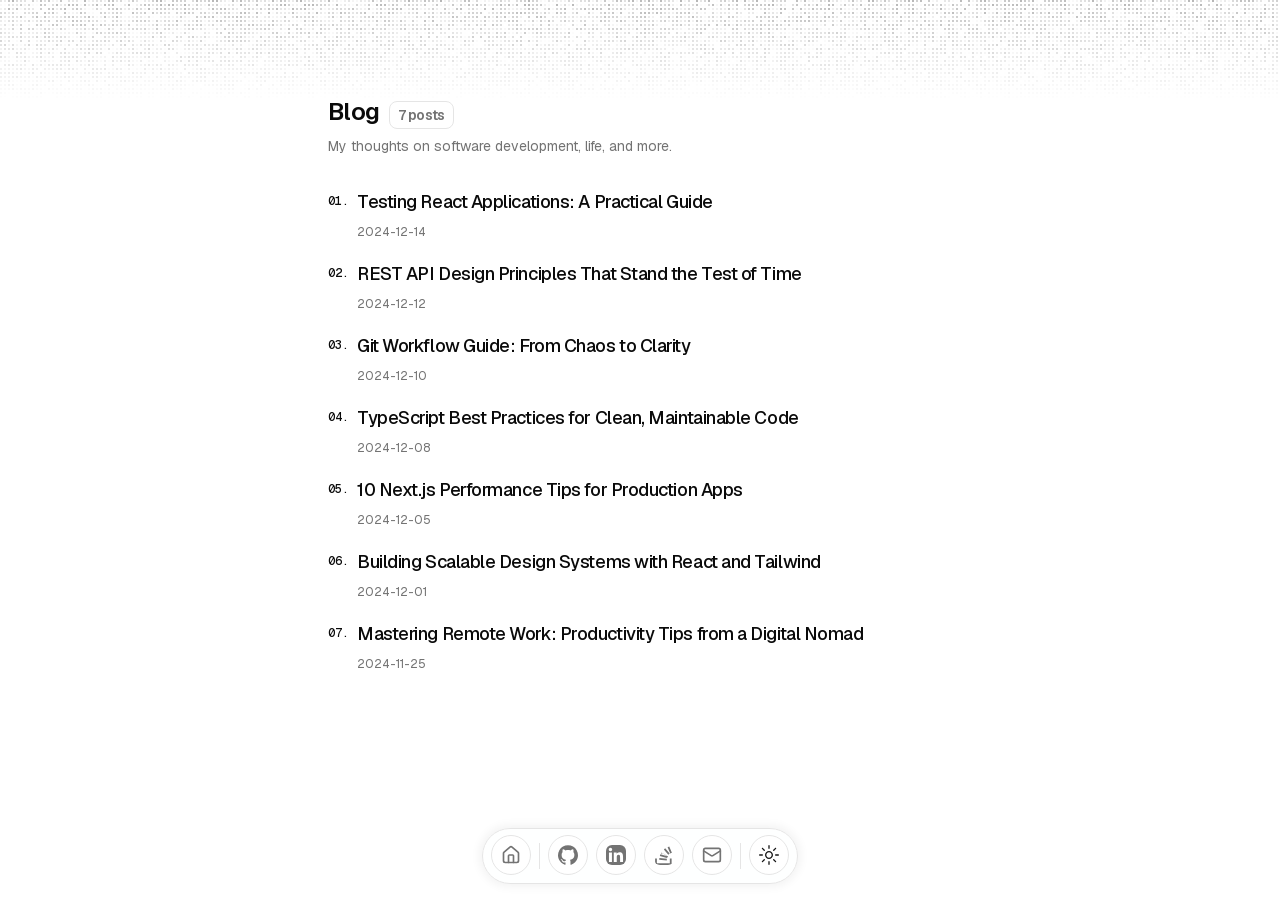
<file: blog.html>
<!DOCTYPE html><!--duUhRTTzjSnf0hJNorSr6--><html lang="en"><head><meta charSet="utf-8"/><meta name="viewport" content="width=device-width, initial-scale=1"/><link rel="preload" href="/_next/static/media/797e433ab948586e-s.p.29207c2f.woff2" as="font" crossorigin="" type="font/woff2"/><link rel="preload" href="/_next/static/media/caa3a2e1cccd8315-s.p.3b6cae6d.woff2" as="font" crossorigin="" type="font/woff2"/><link rel="stylesheet" href="/_next/static/chunks/5c1dd49bebcb766c.css" data-precedence="next"/><link rel="preload" as="script" fetchPriority="low" href="/_next/static/chunks/e47f292ce1b5137c.js"/><script src="/_next/static/chunks/75af5e8c7bf68d64.js" async=""></script><script src="/_next/static/chunks/6639295bdfff2a4c.js" async=""></script><script src="/_next/static/chunks/e5d9ebb4943b2fe8.js" async=""></script><script src="/_next/static/chunks/turbopack-2d96150a00ce0001.js" async=""></script><script src="/_next/static/chunks/93cd3038e8649c57.js" async=""></script><script src="/_next/static/chunks/bb5c287803b23072.js" async=""></script><script src="/_next/static/chunks/3a6d4a4ac03d02e9.js" async=""></script><script src="/_next/static/chunks/bc272f4ea0e5379d.js" async=""></script><script src="/_next/static/chunks/46196a5055940497.js" async=""></script><script src="/_next/static/chunks/28dc4b7ae21dc85e.js" async=""></script><script src="/_next/static/chunks/682f4f8a2de8f8a6.js" async=""></script><meta name="next-size-adjust" content=""/><title>Blog | Hamid Keyhani Dehnavi</title><meta name="description" content="Thoughts on software development, life, and more."/><meta name="robots" content="index, follow"/><meta name="googlebot" content="index, follow, max-video-preview:-1, max-image-preview:large, max-snippet:-1"/><meta property="og:title" content="Blog"/><meta property="og:description" content="Thoughts on software development, life, and more."/><meta property="og:image:alt" content="Blog"/><meta property="og:image:type" content="image/png"/><meta property="og:image" content="https://github.com/hamidkeyhani/blog/opengraph-image?3d9bdcafe47da60f"/><meta property="og:image:width" content="1200"/><meta property="og:image:height" content="630"/><meta name="twitter:card" content="summary_large_image"/><meta name="twitter:title" content="Blog"/><meta name="twitter:description" content="Thoughts on software development, life, and more."/><meta name="twitter:image:alt" content="Blog"/><meta name="twitter:image:type" content="image/png"/><meta name="twitter:image" content="https://github.com/hamidkeyhani/blog/opengraph-image?3d9bdcafe47da60f"/><meta name="twitter:image:width" content="1200"/><meta name="twitter:image:height" content="630"/><link rel="icon" href="/favicon.ico?favicon.0b3bf435.ico" sizes="256x256" type="image/x-icon"/><script src="/_next/static/chunks/a6dad97d9634a72d.js" noModule=""></script></head><body class="min-h-screen bg-background font-sans antialiased relative geist_a4f9adef-module__rTGU2W__variable geist_mono_f41124e8-module__uIW-CG__variable"><div hidden=""><!--$--><!--/$--></div><script>((a,b,c,d,e,f,g,h)=>{let i=document.documentElement,j=["light","dark"];function k(b){var c;(Array.isArray(a)?a:[a]).forEach(a=>{let c="class"===a,d=c&&f?e.map(a=>f[a]||a):e;c?(i.classList.remove(...d),i.classList.add(f&&f[b]?f[b]:b)):i.setAttribute(a,b)}),c=b,h&&j.includes(c)&&(i.style.colorScheme=c)}if(d)k(d);else try{let a=localStorage.getItem(b)||c,d=g&&"system"===a?window.matchMedia("(prefers-color-scheme: dark)").matches?"dark":"light":a;k(d)}catch(a){}})("class","theme","light",null,["light","dark"],null,true,true)</script><div class="absolute inset-0 top-0 left-0 right-0 h-[100px] overflow-hidden z-0"><div class="h-full w-full" style="mask-image:linear-gradient(to bottom, black, transparent);-webkit-mask-image:linear-gradient(to bottom, black, transparent)"><canvas class="pointer-events-none" style="width:0;height:0"></canvas></div></div><div class="relative z-10 max-w-2xl mx-auto py-12 pb-24 sm:py-24 px-6"><section id="blog"><div style="opacity:0;filter:blur(6px);transform:translateY(-6px)"><h1 class="text-2xl font-semibold tracking-tight mb-2">Blog <span class="ml-1 bg-card border border-border rounded-md px-2 py-1 text-muted-foreground text-sm">7<!-- --> posts</span></h1><p class="text-sm text-muted-foreground mb-8">My thoughts on software development, life, and more.</p></div><div style="opacity:0;filter:blur(6px);transform:translateY(-6px)"><div class="flex flex-col gap-5"><div style="opacity:0;filter:blur(6px);transform:translateY(-6px)"><a class="flex items-start gap-x-2 group cursor-pointer focus-visible:outline-none focus-visible:ring-2 focus-visible:ring-ring focus-visible:ring-offset-2" href="/blog/testing-react-apps"><span class="text-xs font-mono tabular-nums font-medium mt-[5px]">01<!-- -->.</span><div class="flex flex-col gap-y-2 flex-1"><p class="tracking-tight text-lg font-medium"><span class="group-hover:text-foreground transition-colors">Testing React Applications: A Practical Guide<svg xmlns="http://www.w3.org/2000/svg" width="24" height="24" viewBox="0 0 24 24" fill="none" stroke="currentColor" stroke-width="2" stroke-linecap="round" stroke-linejoin="round" class="lucide lucide-chevron-right ml-1 inline-block size-4 stroke-3 text-muted-foreground opacity-0 -translate-x-2 transition-all duration-200 group-hover:opacity-100 group-hover:translate-x-0" aria-hidden="true"><path d="m9 18 6-6-6-6"></path></svg></span></p><p class="text-xs text-muted-foreground">2024-12-14</p></div></a></div><div style="opacity:0;filter:blur(6px);transform:translateY(-6px)"><a class="flex items-start gap-x-2 group cursor-pointer focus-visible:outline-none focus-visible:ring-2 focus-visible:ring-ring focus-visible:ring-offset-2" href="/blog/api-design-principles"><span class="text-xs font-mono tabular-nums font-medium mt-[5px]">02<!-- -->.</span><div class="flex flex-col gap-y-2 flex-1"><p class="tracking-tight text-lg font-medium"><span class="group-hover:text-foreground transition-colors">REST API Design Principles That Stand the Test of Time<svg xmlns="http://www.w3.org/2000/svg" width="24" height="24" viewBox="0 0 24 24" fill="none" stroke="currentColor" stroke-width="2" stroke-linecap="round" stroke-linejoin="round" class="lucide lucide-chevron-right ml-1 inline-block size-4 stroke-3 text-muted-foreground opacity-0 -translate-x-2 transition-all duration-200 group-hover:opacity-100 group-hover:translate-x-0" aria-hidden="true"><path d="m9 18 6-6-6-6"></path></svg></span></p><p class="text-xs text-muted-foreground">2024-12-12</p></div></a></div><div style="opacity:0;filter:blur(6px);transform:translateY(-6px)"><a class="flex items-start gap-x-2 group cursor-pointer focus-visible:outline-none focus-visible:ring-2 focus-visible:ring-ring focus-visible:ring-offset-2" href="/blog/git-workflow-guide"><span class="text-xs font-mono tabular-nums font-medium mt-[5px]">03<!-- -->.</span><div class="flex flex-col gap-y-2 flex-1"><p class="tracking-tight text-lg font-medium"><span class="group-hover:text-foreground transition-colors">Git Workflow Guide: From Chaos to Clarity<svg xmlns="http://www.w3.org/2000/svg" width="24" height="24" viewBox="0 0 24 24" fill="none" stroke="currentColor" stroke-width="2" stroke-linecap="round" stroke-linejoin="round" class="lucide lucide-chevron-right ml-1 inline-block size-4 stroke-3 text-muted-foreground opacity-0 -translate-x-2 transition-all duration-200 group-hover:opacity-100 group-hover:translate-x-0" aria-hidden="true"><path d="m9 18 6-6-6-6"></path></svg></span></p><p class="text-xs text-muted-foreground">2024-12-10</p></div></a></div><div style="opacity:0;filter:blur(6px);transform:translateY(-6px)"><a class="flex items-start gap-x-2 group cursor-pointer focus-visible:outline-none focus-visible:ring-2 focus-visible:ring-ring focus-visible:ring-offset-2" href="/blog/typescript-best-practices"><span class="text-xs font-mono tabular-nums font-medium mt-[5px]">04<!-- -->.</span><div class="flex flex-col gap-y-2 flex-1"><p class="tracking-tight text-lg font-medium"><span class="group-hover:text-foreground transition-colors">TypeScript Best Practices for Clean, Maintainable Code<svg xmlns="http://www.w3.org/2000/svg" width="24" height="24" viewBox="0 0 24 24" fill="none" stroke="currentColor" stroke-width="2" stroke-linecap="round" stroke-linejoin="round" class="lucide lucide-chevron-right ml-1 inline-block size-4 stroke-3 text-muted-foreground opacity-0 -translate-x-2 transition-all duration-200 group-hover:opacity-100 group-hover:translate-x-0" aria-hidden="true"><path d="m9 18 6-6-6-6"></path></svg></span></p><p class="text-xs text-muted-foreground">2024-12-08</p></div></a></div><div style="opacity:0;filter:blur(6px);transform:translateY(-6px)"><a class="flex items-start gap-x-2 group cursor-pointer focus-visible:outline-none focus-visible:ring-2 focus-visible:ring-ring focus-visible:ring-offset-2" href="/blog/nextjs-performance-tips"><span class="text-xs font-mono tabular-nums font-medium mt-[5px]">05<!-- -->.</span><div class="flex flex-col gap-y-2 flex-1"><p class="tracking-tight text-lg font-medium"><span class="group-hover:text-foreground transition-colors">10 Next.js Performance Tips for Production Apps<svg xmlns="http://www.w3.org/2000/svg" width="24" height="24" viewBox="0 0 24 24" fill="none" stroke="currentColor" stroke-width="2" stroke-linecap="round" stroke-linejoin="round" class="lucide lucide-chevron-right ml-1 inline-block size-4 stroke-3 text-muted-foreground opacity-0 -translate-x-2 transition-all duration-200 group-hover:opacity-100 group-hover:translate-x-0" aria-hidden="true"><path d="m9 18 6-6-6-6"></path></svg></span></p><p class="text-xs text-muted-foreground">2024-12-05</p></div></a></div><div style="opacity:0;filter:blur(6px);transform:translateY(-6px)"><a class="flex items-start gap-x-2 group cursor-pointer focus-visible:outline-none focus-visible:ring-2 focus-visible:ring-ring focus-visible:ring-offset-2" href="/blog/building-design-systems"><span class="text-xs font-mono tabular-nums font-medium mt-[5px]">06<!-- -->.</span><div class="flex flex-col gap-y-2 flex-1"><p class="tracking-tight text-lg font-medium"><span class="group-hover:text-foreground transition-colors">Building Scalable Design Systems with React and Tailwind<svg xmlns="http://www.w3.org/2000/svg" width="24" height="24" viewBox="0 0 24 24" fill="none" stroke="currentColor" stroke-width="2" stroke-linecap="round" stroke-linejoin="round" class="lucide lucide-chevron-right ml-1 inline-block size-4 stroke-3 text-muted-foreground opacity-0 -translate-x-2 transition-all duration-200 group-hover:opacity-100 group-hover:translate-x-0" aria-hidden="true"><path d="m9 18 6-6-6-6"></path></svg></span></p><p class="text-xs text-muted-foreground">2024-12-01</p></div></a></div><div style="opacity:0;filter:blur(6px);transform:translateY(-6px)"><a class="flex items-start gap-x-2 group cursor-pointer focus-visible:outline-none focus-visible:ring-2 focus-visible:ring-ring focus-visible:ring-offset-2" href="/blog/remote-work-productivity"><span class="text-xs font-mono tabular-nums font-medium mt-[5px]">07<!-- -->.</span><div class="flex flex-col gap-y-2 flex-1"><p class="tracking-tight text-lg font-medium"><span class="group-hover:text-foreground transition-colors">Mastering Remote Work: Productivity Tips from a Digital Nomad<svg xmlns="http://www.w3.org/2000/svg" width="24" height="24" viewBox="0 0 24 24" fill="none" stroke="currentColor" stroke-width="2" stroke-linecap="round" stroke-linejoin="round" class="lucide lucide-chevron-right ml-1 inline-block size-4 stroke-3 text-muted-foreground opacity-0 -translate-x-2 transition-all duration-200 group-hover:opacity-100 group-hover:translate-x-0" aria-hidden="true"><path d="m9 18 6-6-6-6"></path></svg></span></p><p class="text-xs text-muted-foreground">2024-11-25</p></div></a></div></div></div></section><!--$--><!--/$--></div><div class="pointer-events-none fixed inset-x-0 bottom-4 z-30"><div class="items-end justify-center overflow-visible rounded-full z-50 pointer-events-auto relative h-14 p-2 w-fit mx-auto flex gap-2 border bg-card/90 backdrop-blur-3xl shadow-[0_0_10px_3px] shadow-primary/5"><a href="/" data-state="closed"><div class="relative flex aspect-square items-center justify-center shrink-0 rounded-3xl cursor-pointer size-full bg-background p-0 text-muted-foreground hover:text-foreground hover:bg-muted backdrop-blur-3xl border border-border transition-colors" style="width:40px;height:40px"><div class="flex items-center justify-center" style="width:20px;height:20px"><svg xmlns="http://www.w3.org/2000/svg" width="24" height="24" viewBox="0 0 24 24" fill="none" stroke="currentColor" stroke-width="2" stroke-linecap="round" stroke-linejoin="round" class="lucide lucide-house size-full rounded-sm overflow-hidden object-contain" aria-hidden="true"><path d="M15 21v-8a1 1 0 0 0-1-1h-4a1 1 0 0 0-1 1v8"></path><path d="M3 10a2 2 0 0 1 .709-1.528l7-6a2 2 0 0 1 2.582 0l7 6A2 2 0 0 1 21 10v9a2 2 0 0 1-2 2H5a2 2 0 0 1-2-2z"></path></svg></div></div></a><div data-orientation="vertical" role="none" class="shrink-0 h-2/3 m-auto w-px bg-border"></div><a href="https://github.com/hamidkeyhani" target="_blank" rel="noopener noreferrer" data-state="closed"><div class="relative flex aspect-square items-center justify-center shrink-0 rounded-3xl cursor-pointer size-full bg-background p-0 text-muted-foreground hover:text-foreground hover:bg-muted backdrop-blur-3xl border border-border transition-colors" style="width:40px;height:40px"><div class="flex items-center justify-center" style="width:20px;height:20px"><svg viewBox="0 0 438.549 438.549" xmlns="http://www.w3.org/2000/svg" role="img" class="size-full rounded-sm overflow-hidden object-contain"><title>GitHub</title><path fill="currentColor" d="M409.132 114.573c-19.608-33.596-46.205-60.194-79.798-79.8-33.598-19.607-70.277-29.408-110.063-29.408-39.781 0-76.472 9.804-110.063 29.408-33.596 19.605-60.192 46.204-79.8 79.8C9.803 148.168 0 184.854 0 224.63c0 47.78 13.94 90.745 41.827 128.906 27.884 38.164 63.906 64.572 108.063 79.227 5.14.954 8.945.283 11.419-1.996 2.475-2.282 3.711-5.14 3.711-8.562 0-.571-.049-5.708-.144-15.417a2549.81 2549.81 0 01-.144-25.406l-6.567 1.136c-4.187.767-9.469 1.092-15.846 1-6.374-.089-12.991-.757-19.842-1.999-6.854-1.231-13.229-4.086-19.13-8.559-5.898-4.473-10.085-10.328-12.56-17.556l-2.855-6.57c-1.903-4.374-4.899-9.233-8.992-14.559-4.093-5.331-8.232-8.945-12.419-10.848l-1.999-1.431c-1.332-.951-2.568-2.098-3.711-3.429-1.142-1.331-1.997-2.663-2.568-3.997-.572-1.335-.098-2.43 1.427-3.289 1.525-.859 4.281-1.276 8.28-1.276l5.708.853c3.807.763 8.516 3.042 14.133 6.851 5.614 3.806 10.229 8.754 13.846 14.842 4.38 7.806 9.657 13.754 15.846 17.847 6.184 4.093 12.419 6.136 18.699 6.136 6.28 0 11.704-.476 16.274-1.423 4.565-.952 8.848-2.383 12.847-4.285 1.713-12.758 6.377-22.559 13.988-29.41-10.848-1.14-20.601-2.857-29.264-5.14-8.658-2.286-17.605-5.996-26.835-11.14-9.235-5.137-16.896-11.516-22.985-19.126-6.09-7.614-11.088-17.61-14.987-29.979-3.901-12.374-5.852-26.648-5.852-42.826 0-23.035 7.52-42.637 22.557-58.817-7.044-17.318-6.379-36.732 1.997-58.24 5.52-1.715 13.706-.428 24.554 3.853 10.85 4.283 18.794 7.952 23.84 10.994 5.046 3.041 9.089 5.618 12.135 7.708 17.705-4.947 35.976-7.421 54.818-7.421s37.117 2.474 54.823 7.421l10.849-6.849c7.419-4.57 16.18-8.758 26.262-12.565 10.088-3.805 17.802-4.853 23.134-3.138 8.562 21.509 9.325 40.922 2.279 58.24 15.036 16.18 22.559 35.787 22.559 58.817 0 16.178-1.958 30.497-5.853 42.966-3.9 12.471-8.941 22.457-15.125 29.979-6.191 7.521-13.901 13.85-23.131 18.986-9.232 5.14-18.182 8.85-26.84 11.136-8.662 2.286-18.415 4.004-29.263 5.146 9.894 8.562 14.842 22.077 14.842 40.539v60.237c0 3.422 1.19 6.279 3.572 8.562 2.379 2.279 6.136 2.95 11.276 1.995 44.163-14.653 80.185-41.062 108.068-79.226 27.88-38.161 41.825-81.126 41.825-128.906-.01-39.771-9.818-76.454-29.414-110.049z"></path></svg></div></div></a><a href="https://www.linkedin.com/in/hamidkeyhani/" target="_blank" rel="noopener noreferrer" data-state="closed"><div class="relative flex aspect-square items-center justify-center shrink-0 rounded-3xl cursor-pointer size-full bg-background p-0 text-muted-foreground hover:text-foreground hover:bg-muted backdrop-blur-3xl border border-border transition-colors" style="width:40px;height:40px"><div class="flex items-center justify-center" style="width:20px;height:20px"><svg viewBox="0 0 24 24" xmlns="http://www.w3.org/2000/svg" class="size-full rounded-sm overflow-hidden object-contain"><title>LinkedIn</title><path fill="currentColor" d="M20.447 20.452h-3.554v-5.569c0-1.328-.027-3.037-1.852-3.037-1.853 0-2.136 1.445-2.136 2.939v5.667H9.351V9h3.414v1.561h.046c.477-.9 1.637-1.85 3.37-1.85 3.601 0 4.267 2.37 4.267 5.455v6.286zM5.337 7.433c-1.144 0-2.063-.926-2.063-2.065 0-1.138.92-2.063 2.063-2.063 1.14 0 2.064.925 2.064 2.063 0 1.139-.925 2.065-2.064 2.065zm1.782 13.019H3.555V9h3.564v11.452zM22.225 0H1.771C.792 0 0 .774 0 1.729v20.542C0 23.227.792 24 1.771 24h20.451C23.2 24 24 23.227 24 22.271V1.729C24 .774 23.2 0 22.222 0h.003z"></path></svg></div></div></a><a href="https://stackoverflow.com/users/8399393/hamid-keyhani" target="_blank" rel="noopener noreferrer" data-state="closed"><div class="relative flex aspect-square items-center justify-center shrink-0 rounded-3xl cursor-pointer size-full bg-background p-0 text-muted-foreground hover:text-foreground hover:bg-muted backdrop-blur-3xl border border-border transition-colors" style="width:40px;height:40px"><div class="flex items-center justify-center" style="width:20px;height:20px"><svg viewBox="0 0 24 24" fill="currentColor" xmlns="http://www.w3.org/2000/svg" class="size-full rounded-sm overflow-hidden object-contain"><title>Stack Overflow</title><path d="M18.986 21.867v-5.673h2.156v7.83H1.313v-7.83h2.156v5.673h15.517zm-12.72-4.103l9.043.905.198-2.122-9.043-.905-.198 2.122zm.765-4.482l8.288 2.302.585-2.05-8.288-2.303-.585 2.051zm1.758-4.238l7.078 4.31.144 2.127.973-1.604-7.079-4.31-.973 1.604-.143-2.126zm3.01-3.693l5.352 6.326 1.635-1.385-5.353-6.326-1.634 1.385zm4.498-2.733l3.203 7.643 1.986-.83-3.202-7.643-1.987.83z"></path></svg></div></div></a><a href="mailto:hamidkeyhani977@gmail.com" data-state="closed"><div class="relative flex aspect-square items-center justify-center shrink-0 rounded-3xl cursor-pointer size-full bg-background p-0 text-muted-foreground hover:text-foreground hover:bg-muted backdrop-blur-3xl border border-border transition-colors" style="width:40px;height:40px"><div class="flex items-center justify-center" style="width:20px;height:20px"><svg xmlns="http://www.w3.org/2000/svg" width="24" height="24" viewBox="0 0 24 24" fill="none" stroke="currentColor" stroke-width="2" stroke-linecap="round" stroke-linejoin="round" class="lucide lucide-mail size-full rounded-sm overflow-hidden object-contain" aria-hidden="true"><path d="m22 7-8.991 5.727a2 2 0 0 1-2.009 0L2 7"></path><rect x="2" y="4" width="20" height="16" rx="2"></rect></svg></div></div></a><div data-orientation="vertical" role="none" class="shrink-0 h-2/3 m-auto w-px bg-border"></div><div class="relative flex aspect-square items-center justify-center shrink-0 rounded-3xl cursor-pointer size-full bg-background p-0 text-muted-foreground hover:text-foreground hover:bg-muted backdrop-blur-3xl border border-border transition-colors" style="width:40px;height:40px"><div class="flex items-center justify-center" style="width:20px;height:20px"><button class="inline-flex items-center justify-center whitespace-nowrap text-sm font-medium transition-colors focus-visible:outline-none focus-visible:ring-1 focus-visible:ring-ring disabled:pointer-events-none disabled:opacity-50 text-primary underline-offset-4 hover:underline rounded-full size-full cursor-pointer" type="button"><svg width="15" height="15" viewBox="0 0 15 15" fill="none" xmlns="http://www.w3.org/2000/svg" class="h-full w-full"><path d="M7.5 0C7.77614 0 8 0.223858 8 0.5V2.5C8 2.77614 7.77614 3 7.5 3C7.22386 3 7 2.77614 7 2.5V0.5C7 0.223858 7.22386 0 7.5 0ZM2.1967 2.1967C2.39196 2.00144 2.70854 2.00144 2.90381 2.1967L4.31802 3.61091C4.51328 3.80617 4.51328 4.12276 4.31802 4.31802C4.12276 4.51328 3.80617 4.51328 3.61091 4.31802L2.1967 2.90381C2.00144 2.70854 2.00144 2.39196 2.1967 2.1967ZM0.5 7C0.223858 7 0 7.22386 0 7.5C0 7.77614 0.223858 8 0.5 8H2.5C2.77614 8 3 7.77614 3 7.5C3 7.22386 2.77614 7 2.5 7H0.5ZM2.1967 12.8033C2.00144 12.608 2.00144 12.2915 2.1967 12.0962L3.61091 10.682C3.80617 10.4867 4.12276 10.4867 4.31802 10.682C4.51328 10.8772 4.51328 11.1938 4.31802 11.3891L2.90381 12.8033C2.70854 12.9986 2.39196 12.9986 2.1967 12.8033ZM12.5 7C12.2239 7 12 7.22386 12 7.5C12 7.77614 12.2239 8 12.5 8H14.5C14.7761 8 15 7.77614 15 7.5C15 7.22386 14.7761 7 14.5 7H12.5ZM10.682 4.31802C10.4867 4.12276 10.4867 3.80617 10.682 3.61091L12.0962 2.1967C12.2915 2.00144 12.608 2.00144 12.8033 2.1967C12.9986 2.39196 12.9986 2.70854 12.8033 2.90381L11.3891 4.31802C11.1938 4.51328 10.8772 4.51328 10.682 4.31802ZM8 12.5C8 12.2239 7.77614 12 7.5 12C7.22386 12 7 12.2239 7 12.5V14.5C7 14.7761 7.22386 15 7.5 15C7.77614 15 8 14.7761 8 14.5V12.5ZM10.682 10.682C10.8772 10.4867 11.1938 10.4867 11.3891 10.682L12.8033 12.0962C12.9986 12.2915 12.9986 12.608 12.8033 12.8033C12.608 12.9986 12.2915 12.9986 12.0962 12.8033L10.682 11.3891C10.4867 11.1938 10.4867 10.8772 10.682 10.682ZM5.5 7.5C5.5 6.39543 6.39543 5.5 7.5 5.5C8.60457 5.5 9.5 6.39543 9.5 7.5C9.5 8.60457 8.60457 9.5 7.5 9.5C6.39543 9.5 5.5 8.60457 5.5 7.5ZM7.5 4.5C5.84315 4.5 4.5 5.84315 4.5 7.5C4.5 9.15685 5.84315 10.5 7.5 10.5C9.15685 10.5 10.5 9.15685 10.5 7.5C10.5 5.84315 9.15685 4.5 7.5 4.5Z" fill="currentColor" fill-rule="evenodd" clip-rule="evenodd"></path></svg><svg width="15" height="15" viewBox="0 0 15 15" fill="none" xmlns="http://www.w3.org/2000/svg" class="hidden h-full w-full"><path d="M2.89998 0.499976C2.89998 0.279062 2.72089 0.0999756 2.49998 0.0999756C2.27906 0.0999756 2.09998 0.279062 2.09998 0.499976V1.09998H1.49998C1.27906 1.09998 1.09998 1.27906 1.09998 1.49998C1.09998 1.72089 1.27906 1.89998 1.49998 1.89998H2.09998V2.49998C2.09998 2.72089 2.27906 2.89998 2.49998 2.89998C2.72089 2.89998 2.89998 2.72089 2.89998 2.49998V1.89998H3.49998C3.72089 1.89998 3.89998 1.72089 3.89998 1.49998C3.89998 1.27906 3.72089 1.09998 3.49998 1.09998H2.89998V0.499976ZM5.89998 3.49998C5.89998 3.27906 5.72089 3.09998 5.49998 3.09998C5.27906 3.09998 5.09998 3.27906 5.09998 3.49998V4.09998H4.49998C4.27906 4.09998 4.09998 4.27906 4.09998 4.49998C4.09998 4.72089 4.27906 4.89998 4.49998 4.89998H5.09998V5.49998C5.09998 5.72089 5.27906 5.89998 5.49998 5.89998C5.72089 5.89998 5.89998 5.72089 5.89998 5.49998V4.89998H6.49998C6.72089 4.89998 6.89998 4.72089 6.89998 4.49998C6.89998 4.27906 6.72089 4.09998 6.49998 4.09998H5.89998V3.49998ZM1.89998 6.49998C1.89998 6.27906 1.72089 6.09998 1.49998 6.09998C1.27906 6.09998 1.09998 6.27906 1.09998 6.49998V7.09998H0.499976C0.279062 7.09998 0.0999756 7.27906 0.0999756 7.49998C0.0999756 7.72089 0.279062 7.89998 0.499976 7.89998H1.09998V8.49998C1.09998 8.72089 1.27906 8.89997 1.49998 8.89997C1.72089 8.89997 1.89998 8.72089 1.89998 8.49998V7.89998H2.49998C2.72089 7.89998 2.89998 7.72089 2.89998 7.49998C2.89998 7.27906 2.72089 7.09998 2.49998 7.09998H1.89998V6.49998ZM8.54406 0.98184L8.24618 0.941586C8.03275 0.917676 7.90692 1.1655 8.02936 1.34194C8.17013 1.54479 8.29981 1.75592 8.41754 1.97445C8.91878 2.90485 9.20322 3.96932 9.20322 5.10022C9.20322 8.37201 6.82247 11.0878 3.69887 11.6097C3.45736 11.65 3.20988 11.6772 2.96008 11.6906C2.74563 11.702 2.62729 11.9535 2.77721 12.1072C2.84551 12.1773 2.91535 12.2458 2.98667 12.3128L3.05883 12.3795L3.31883 12.6045L3.50684 12.7532L3.62796 12.8433L3.81491 12.9742L3.99079 13.089C4.11175 13.1651 4.23536 13.2375 4.36157 13.3059L4.62496 13.4412L4.88553 13.5607L5.18837 13.6828L5.43169 13.7686C5.56564 13.8128 5.70149 13.8529 5.83857 13.8885C5.94262 13.9155 6.04767 13.9401 6.15405 13.9622C6.27993 13.9883 6.40713 14.0109 6.53544 14.0298L6.85241 14.0685L7.11934 14.0892C7.24637 14.0965 7.37436 14.1002 7.50322 14.1002C11.1483 14.1002 14.1032 11.1453 14.1032 7.50023C14.1032 7.25044 14.0893 7.00389 14.0623 6.76131L14.0255 6.48407C13.991 6.26083 13.9453 6.04129 13.8891 5.82642C13.8213 5.56709 13.7382 5.31398 13.6409 5.06881L13.5279 4.80132L13.4507 4.63542L13.3766 4.48666C13.2178 4.17773 13.0353 3.88295 12.8312 3.60423L12.6782 3.40352L12.4793 3.16432L12.3157 2.98361L12.1961 2.85951L12.0355 2.70246L11.8134 2.50184L11.4925 2.24191L11.2483 2.06498L10.9562 1.87446L10.6346 1.68894L10.3073 1.52378L10.1938 1.47176L9.95488 1.3706L9.67791 1.2669L9.42566 1.1846L9.10075 1.09489L8.83599 1.03486L8.54406 0.98184ZM10.4032 5.30023C10.4032 4.27588 10.2002 3.29829 9.83244 2.40604C11.7623 3.28995 13.1032 5.23862 13.1032 7.50023C13.1032 10.593 10.596 13.1002 7.50322 13.1002C6.63646 13.1002 5.81597 12.9036 5.08355 12.5522C6.5419 12.0941 7.81081 11.2082 8.74322 10.0416C8.87963 10.2284 9.10028 10.3497 9.34928 10.3497C9.76349 10.3497 10.0993 10.0139 10.0993 9.59971C10.0993 9.24256 9.84965 8.94373 9.51535 8.86816C9.57741 8.75165 9.63653 8.63334 9.6926 8.51332C9.88358 8.63163 10.1088 8.69993 10.35 8.69993C11.0403 8.69993 11.6 8.14028 11.6 7.44993C11.6 6.75976 11.0406 6.20024 10.3505 6.19993C10.3853 5.90487 10.4032 5.60464 10.4032 5.30023Z" fill="currentColor" fill-rule="evenodd" clip-rule="evenodd"></path></svg></button></div></div></div></div><script src="/_next/static/chunks/e47f292ce1b5137c.js" id="_R_" async=""></script><script>(self.__next_f=self.__next_f||[]).push([0])</script><script>self.__next_f.push([1,"1:\"$Sreact.fragment\"\n2:I[52812,[\"/_next/static/chunks/93cd3038e8649c57.js\",\"/_next/static/chunks/bb5c287803b23072.js\",\"/_next/static/chunks/3a6d4a4ac03d02e9.js\",\"/_next/static/chunks/bc272f4ea0e5379d.js\"],\"ThemeProvider\"]\n3:I[30467,[\"/_next/static/chunks/93cd3038e8649c57.js\",\"/_next/static/chunks/bb5c287803b23072.js\",\"/_next/static/chunks/3a6d4a4ac03d02e9.js\",\"/_next/static/chunks/bc272f4ea0e5379d.js\"],\"TooltipProvider\"]\n4:I[44263,[\"/_next/static/chunks/93cd3038e8649c57.js\",\"/_next/static/chunks/bb5c287803b23072.js\",\"/_next/static/chunks/3a6d4a4ac03d02e9.js\",\"/_next/static/chunks/bc272f4ea0e5379d.js\"],\"FlickeringGrid\"]\n5:I[6093,[\"/_next/static/chunks/46196a5055940497.js\",\"/_next/static/chunks/28dc4b7ae21dc85e.js\"],\"default\"]\n6:I[78653,[\"/_next/static/chunks/46196a5055940497.js\",\"/_next/static/chunks/28dc4b7ae21dc85e.js\"],\"default\"]\n7:I[86622,[\"/_next/static/chunks/93cd3038e8649c57.js\",\"/_next/static/chunks/bb5c287803b23072.js\",\"/_next/static/chunks/3a6d4a4ac03d02e9.js\",\"/_next/static/chunks/bc272f4ea0e5379d.js\",\"/_next/static/chunks/682f4f8a2de8f8a6.js\"],\"\"]\n8:I[44365,[\"/_next/static/chunks/93cd3038e8649c57.js\",\"/_next/static/chunks/bb5c287803b23072.js\",\"/_next/static/chunks/3a6d4a4ac03d02e9.js\",\"/_next/static/chunks/bc272f4ea0e5379d.js\"],\"Dock\"]\n9:I[30467,[\"/_next/static/chunks/93cd3038e8649c57.js\",\"/_next/static/chunks/bb5c287803b23072.js\",\"/_next/static/chunks/3a6d4a4ac03d02e9.js\",\"/_next/static/chunks/bc272f4ea0e5379d.js\"],\"Tooltip\"]\na:I[30467,[\"/_next/static/chunks/93cd3038e8649c57.js\",\"/_next/static/chunks/bb5c287803b23072.js\",\"/_next/static/chunks/3a6d4a4ac03d02e9.js\",\"/_next/static/chunks/bc272f4ea0e5379d.js\"],\"TooltipTrigger\"]\nb:I[44365,[\"/_next/static/chunks/93cd3038e8649c57.js\",\"/_next/static/chunks/bb5c287803b23072.js\",\"/_next/static/chunks/3a6d4a4ac03d02e9.js\",\"/_next/static/chunks/bc272f4ea0e5379d.js\"],\"DockIcon\"]\n18:I[88111,[],\"default\"]\n:HL[\"/_next/static/chunks/5c1dd49bebcb766c.css\",\"style\"]\n:HL[\"/_next/static/media/797e433ab948586e-s.p.29207c2f.woff2\",\"font\",{\"crossOrigin\":\"\",\"type\":\"font/woff2\"}]\n:HL[\"/_next/static/media/caa3a2e1cccd8315-s.p.3b6cae6d.woff2\",\"font\",{\"crossOrigin\":\"\",\"type\":\"font/woff2\"}]\n"])</script><script>self.__next_f.push([1,"0:{\"P\":null,\"b\":\"duUhRTTzjSnf0hJNorSr6\",\"c\":[\"\",\"blog\"],\"q\":\"\",\"i\":false,\"f\":[[[\"\",{\"children\":[\"blog\",{\"children\":[\"__PAGE__\",{}]}]},\"$undefined\",\"$undefined\",true],[[\"$\",\"$1\",\"c\",{\"children\":[[[\"$\",\"link\",\"0\",{\"rel\":\"stylesheet\",\"href\":\"/_next/static/chunks/5c1dd49bebcb766c.css\",\"precedence\":\"next\",\"crossOrigin\":\"$undefined\",\"nonce\":\"$undefined\"}],[\"$\",\"script\",\"script-0\",{\"src\":\"/_next/static/chunks/93cd3038e8649c57.js\",\"async\":true,\"nonce\":\"$undefined\"}],[\"$\",\"script\",\"script-1\",{\"src\":\"/_next/static/chunks/bb5c287803b23072.js\",\"async\":true,\"nonce\":\"$undefined\"}],[\"$\",\"script\",\"script-2\",{\"src\":\"/_next/static/chunks/3a6d4a4ac03d02e9.js\",\"async\":true,\"nonce\":\"$undefined\"}],[\"$\",\"script\",\"script-3\",{\"src\":\"/_next/static/chunks/bc272f4ea0e5379d.js\",\"async\":true,\"nonce\":\"$undefined\"}]],[\"$\",\"html\",null,{\"lang\":\"en\",\"suppressHydrationWarning\":true,\"children\":[\"$\",\"body\",null,{\"className\":\"min-h-screen bg-background font-sans antialiased relative geist_a4f9adef-module__rTGU2W__variable geist_mono_f41124e8-module__uIW-CG__variable\",\"children\":[\"$\",\"$L2\",null,{\"attribute\":\"class\",\"defaultTheme\":\"light\",\"children\":[\"$\",\"$L3\",null,{\"delayDuration\":0,\"children\":[[\"$\",\"div\",null,{\"className\":\"absolute inset-0 top-0 left-0 right-0 h-[100px] overflow-hidden z-0\",\"children\":[\"$\",\"$L4\",null,{\"className\":\"h-full w-full\",\"squareSize\":2,\"gridGap\":2,\"style\":{\"maskImage\":\"linear-gradient(to bottom, black, transparent)\",\"WebkitMaskImage\":\"linear-gradient(to bottom, black, transparent)\"}}]}],[\"$\",\"div\",null,{\"className\":\"relative z-10 max-w-2xl mx-auto py-12 pb-24 sm:py-24 px-6\",\"children\":[\"$\",\"$L5\",null,{\"parallelRouterKey\":\"children\",\"error\":\"$undefined\",\"errorStyles\":\"$undefined\",\"errorScripts\":\"$undefined\",\"template\":[\"$\",\"$L6\",null,{}],\"templateStyles\":\"$undefined\",\"templateScripts\":\"$undefined\",\"notFound\":[[\"$\",\"div\",null,{\"className\":\"min-h-[calc(100vh-12rem)] flex flex-col\",\"children\":[\"$\",\"div\",null,{\"className\":\"flex-1 flex items-center justify-center p-8\",\"children\":[\"$\",\"div\",null,{\"className\":\"flex flex-col items-center text-center max-w-md relative\",\"children\":[[\"$\",\"h1\",null,{\"className\":\"text-[200px] font-semibold font-mono bg-linear-to-b from-primary/30 to-secondary/10 text-transparent bg-clip-text absolute -top-40 left-1/2 -translate-x-1/2 mask-[linear-gradient(to_bottom,black,black_20%,transparent_80%)] tracking-tighter uppercase [-webkit-text-stroke:3px_hsl(var(--primary)/0.6)]\",\"children\":\"404\"}],[\"$\",\"h2\",null,{\"className\":\"text-4xl tracking-tight font-semibold text-foreground mb-2\",\"children\":\"Page Not Found\"}],[\"$\",\"p\",null,{\"className\":\"text-muted-foreground mb-8 text-balance tracking-tight font-medium\",\"children\":\"The page you're looking for doesn't exist or may have been moved.\"}],[\"$\",\"div\",null,{\"className\":\"flex flex-col sm:flex-row gap-3\",\"children\":[\"$\",\"$L7\",null,{\"href\":\"/\",\"children\":[\"$\",\"button\",null,{\"className\":\"inline-flex items-center justify-center whitespace-nowrap rounded-md text-sm font-medium transition-colors focus-visible:outline-none focus-visible:ring-1 focus-visible:ring-ring disabled:pointer-events-none disabled:opacity-50 border border-input bg-background shadow-sm hover:bg-accent hover:text-accent-foreground h-9 px-4 py-2 gap-2 cursor-pointer\",\"ref\":\"$undefined\",\"children\":[[\"$\",\"svg\",null,{\"ref\":\"$undefined\",\"xmlns\":\"http://www.w3.org/2000/svg\",\"width\":24,\"height\":24,\"viewBox\":\"0 0 24 24\",\"fill\":\"none\",\"stroke\":\"currentColor\",\"strokeWidth\":2,\"strokeLinecap\":\"round\",\"strokeLinejoin\":\"round\",\"className\":\"lucide lucide-house h-4 w-4\",\"aria-hidden\":\"true\",\"children\":[[\"$\",\"path\",\"5wwlr5\",{\"d\":\"M15 21v-8a1 1 0 0 0-1-1h-4a1 1 0 0 0-1 1v8\"}],[\"$\",\"path\",\"r6nss1\",{\"d\":\"M3 10a2 2 0 0 1 .709-1.528l7-6a2 2 0 0 1 2.582 0l7 6A2 2 0 0 1 21 10v9a2 2 0 0 1-2 2H5a2 2 0 0 1-2-2z\"}],\"$undefined\"]}],\"Go to Home\"]}]}]}]]}]}]}],[]],\"forbidden\":\"$undefined\",\"unauthorized\":\"$undefined\"}]}],[\"$\",\"div\",null,{\"className\":\"pointer-events-none fixed inset-x-0 bottom-4 z-30\",\"children\":[\"$\",\"$L8\",null,{\"className\":\"z-50 pointer-events-auto relative h-14 p-2 w-fit mx-auto flex gap-2 border bg-card/90 backdrop-blur-3xl shadow-[0_0_10px_3px] shadow-primary/5\",\"children\":[[[\"$\",\"$L9\",\"/\",{\"children\":[[\"$\",\"$La\",null,{\"asChild\":true,\"children\":[\"$\",\"a\",null,{\"href\":\"/\",\"target\":\"$undefined\",\"rel\":\"$undefined\",\"children\":[\"$\",\"$Lb\",null,{\"className\":\"rounded-3xl cursor-pointer size-full bg-background p-0 text-muted-foreground hover:text-foreground hover:bg-muted backdrop-blur-3xl border border-border transition-colors\",\"children\":\"$Lc\"}]}]}],\"$Ld\"]}]],\"$Le\",[\"$Lf\",\"$L10\",\"$L11\",\"$L12\"],\"$L13\",\"$L14\"]}]}]]}]}]}]}]]}],{\"children\":[\"$L15\",{\"children\":[\"$L16\",{},null,false,false]},null,false,false]},null,false,false],\"$L17\",false]],\"m\":\"$undefined\",\"G\":[\"$18\",[]],\"S\":true}\n"])</script><script>self.__next_f.push([1,"19:I[30467,[\"/_next/static/chunks/93cd3038e8649c57.js\",\"/_next/static/chunks/bb5c287803b23072.js\",\"/_next/static/chunks/3a6d4a4ac03d02e9.js\",\"/_next/static/chunks/bc272f4ea0e5379d.js\"],\"TooltipContent\"]\n1a:I[30467,[\"/_next/static/chunks/93cd3038e8649c57.js\",\"/_next/static/chunks/bb5c287803b23072.js\",\"/_next/static/chunks/3a6d4a4ac03d02e9.js\",\"/_next/static/chunks/bc272f4ea0e5379d.js\"],\"TooltipArrow\"]\n1b:I[63769,[\"/_next/static/chunks/93cd3038e8649c57.js\",\"/_next/static/chunks/bb5c287803b23072.js\",\"/_next/static/chunks/3a6d4a4ac03d02e9.js\",\"/_next/static/chunks/bc272f4ea0e5379d.js\"],\"Separator\"]\n1d:I[72930,[\"/_next/static/chunks/93cd3038e8649c57.js\",\"/_next/static/chunks/bb5c287803b23072.js\",\"/_next/static/chunks/3a6d4a4ac03d02e9.js\",\"/_next/static/chunks/bc272f4ea0e5379d.js\"],\"ModeToggle\"]\n1f:I[13045,[\"/_next/static/chunks/46196a5055940497.js\",\"/_next/static/chunks/28dc4b7ae21dc85e.js\"],\"OutletBoundary\"]\n20:\"$Sreact.suspense\"\n22:I[13045,[\"/_next/static/chunks/46196a5055940497.js\",\"/_next/static/chunks/28dc4b7ae21dc85e.js\"],\"ViewportBoundary\"]\n24:I[13045,[\"/_next/static/chunks/46196a5055940497.js\",\"/_next/static/chunks/28dc4b7ae21dc85e.js\"],\"MetadataBoundary\"]\nc:[\"$\",\"svg\",null,{\"ref\":\"$undefined\",\"xmlns\":\"http://www.w3.org/2000/svg\",\"width\":24,\"height\":24,\"viewBox\":\"0 0 24 24\",\"fill\":\"none\",\"stroke\":\"currentColor\",\"strokeWidth\":2,\"strokeLinecap\":\"round\",\"strokeLinejoin\":\"round\",\"className\":\"lucide lucide-house size-full rounded-sm overflow-hidden object-contain\",\"aria-hidden\":\"true\",\"children\":[[\"$\",\"path\",\"5wwlr5\",{\"d\":\"M15 21v-8a1 1 0 0 0-1-1h-4a1 1 0 0 0-1 1v8\"}],[\"$\",\"path\",\"r6nss1\",{\"d\":\"M3 10a2 2 0 0 1 .709-1.528l7-6a2 2 0 0 1 2.582 0l7 6A2 2 0 0 1 21 10v9a2 2 0 0 1-2 2H5a2 2 0 0 1-2-2z\"}],\"$undefined\"]}]\nd:[\"$\",\"$L19\",null,{\"side\":\"top\",\"sideOffset\":8,\"className\":\"rounded-xl bg-primary text-primary-foreground px-4 py-2 text-sm shadow-[0_10px_40px_-10px_rgba(0,0,0,0.3)] dark:shadow-[0_10px_40px_-10px_rgba(0,0,0,0.5)]\",\"children\":[[\"$\",\"p\",null,{\"children\":\"Home\"}],[\"$\",\"$L1a\",null,{\"className\":\"fill-primary\"}]]}]\ne:[\"$\",\"$L1b\",null,{\"orientation\":\"vertical\",\"className\":\"h-2/3 m-auto w-px bg-border\"}]\n1c:T843,"])</script><script>self.__next_f.push([1,"M409.132 114.573c-19.608-33.596-46.205-60.194-79.798-79.8-33.598-19.607-70.277-29.408-110.063-29.408-39.781 0-76.472 9.804-110.063 29.408-33.596 19.605-60.192 46.204-79.8 79.8C9.803 148.168 0 184.854 0 224.63c0 47.78 13.94 90.745 41.827 128.906 27.884 38.164 63.906 64.572 108.063 79.227 5.14.954 8.945.283 11.419-1.996 2.475-2.282 3.711-5.14 3.711-8.562 0-.571-.049-5.708-.144-15.417a2549.81 2549.81 0 01-.144-25.406l-6.567 1.136c-4.187.767-9.469 1.092-15.846 1-6.374-.089-12.991-.757-19.842-1.999-6.854-1.231-13.229-4.086-19.13-8.559-5.898-4.473-10.085-10.328-12.56-17.556l-2.855-6.57c-1.903-4.374-4.899-9.233-8.992-14.559-4.093-5.331-8.232-8.945-12.419-10.848l-1.999-1.431c-1.332-.951-2.568-2.098-3.711-3.429-1.142-1.331-1.997-2.663-2.568-3.997-.572-1.335-.098-2.43 1.427-3.289 1.525-.859 4.281-1.276 8.28-1.276l5.708.853c3.807.763 8.516 3.042 14.133 6.851 5.614 3.806 10.229 8.754 13.846 14.842 4.38 7.806 9.657 13.754 15.846 17.847 6.184 4.093 12.419 6.136 18.699 6.136 6.28 0 11.704-.476 16.274-1.423 4.565-.952 8.848-2.383 12.847-4.285 1.713-12.758 6.377-22.559 13.988-29.41-10.848-1.14-20.601-2.857-29.264-5.14-8.658-2.286-17.605-5.996-26.835-11.14-9.235-5.137-16.896-11.516-22.985-19.126-6.09-7.614-11.088-17.61-14.987-29.979-3.901-12.374-5.852-26.648-5.852-42.826 0-23.035 7.52-42.637 22.557-58.817-7.044-17.318-6.379-36.732 1.997-58.24 5.52-1.715 13.706-.428 24.554 3.853 10.85 4.283 18.794 7.952 23.84 10.994 5.046 3.041 9.089 5.618 12.135 7.708 17.705-4.947 35.976-7.421 54.818-7.421s37.117 2.474 54.823 7.421l10.849-6.849c7.419-4.57 16.18-8.758 26.262-12.565 10.088-3.805 17.802-4.853 23.134-3.138 8.562 21.509 9.325 40.922 2.279 58.24 15.036 16.18 22.559 35.787 22.559 58.817 0 16.178-1.958 30.497-5.853 42.966-3.9 12.471-8.941 22.457-15.125 29.979-6.191 7.521-13.901 13.85-23.131 18.986-9.232 5.14-18.182 8.85-26.84 11.136-8.662 2.286-18.415 4.004-29.263 5.146 9.894 8.562 14.842 22.077 14.842 40.539v60.237c0 3.422 1.19 6.279 3.572 8.562 2.379 2.279 6.136 2.95 11.276 1.995 44.163-14.653 80.185-41.062 108.068-79.226 27.88-38.161 41.825-81.126 41.825-128.906-.01-39.771-9.818-76.454-29.414-110.049z"])</script><script>self.__next_f.push([1,"f:[\"$\",\"$L9\",\"social-GitHub-0\",{\"children\":[[\"$\",\"$La\",null,{\"asChild\":true,\"children\":[\"$\",\"a\",null,{\"href\":\"https://github.com/hamidkeyhani\",\"target\":\"_blank\",\"rel\":\"noopener noreferrer\",\"children\":[\"$\",\"$Lb\",null,{\"className\":\"rounded-3xl cursor-pointer size-full bg-background p-0 text-muted-foreground hover:text-foreground hover:bg-muted backdrop-blur-3xl border border-border transition-colors\",\"children\":[\"$\",\"svg\",null,{\"viewBox\":\"0 0 438.549 438.549\",\"xmlns\":\"http://www.w3.org/2000/svg\",\"role\":\"img\",\"className\":\"size-full rounded-sm overflow-hidden object-contain\",\"children\":[[\"$\",\"title\",null,{\"children\":\"GitHub\"}],[\"$\",\"path\",null,{\"fill\":\"currentColor\",\"d\":\"$1c\"}]]}]}]}]}],[\"$\",\"$L19\",null,{\"side\":\"top\",\"sideOffset\":8,\"className\":\"rounded-xl bg-primary text-primary-foreground px-4 py-2 text-sm shadow-[0_10px_40px_-10px_rgba(0,0,0,0.3)] dark:shadow-[0_10px_40px_-10px_rgba(0,0,0,0.5)]\",\"children\":[[\"$\",\"p\",null,{\"children\":\"GitHub\"}],[\"$\",\"$L1a\",null,{\"className\":\"fill-primary\"}]]}]]}]\n"])</script><script>self.__next_f.push([1,"10:[\"$\",\"$L9\",\"social-LinkedIn-1\",{\"children\":[[\"$\",\"$La\",null,{\"asChild\":true,\"children\":[\"$\",\"a\",null,{\"href\":\"https://www.linkedin.com/in/hamidkeyhani/\",\"target\":\"_blank\",\"rel\":\"noopener noreferrer\",\"children\":[\"$\",\"$Lb\",null,{\"className\":\"rounded-3xl cursor-pointer size-full bg-background p-0 text-muted-foreground hover:text-foreground hover:bg-muted backdrop-blur-3xl border border-border transition-colors\",\"children\":[\"$\",\"svg\",null,{\"viewBox\":\"0 0 24 24\",\"xmlns\":\"http://www.w3.org/2000/svg\",\"className\":\"size-full rounded-sm overflow-hidden object-contain\",\"children\":[[\"$\",\"title\",null,{\"children\":\"LinkedIn\"}],[\"$\",\"path\",null,{\"fill\":\"currentColor\",\"d\":\"M20.447 20.452h-3.554v-5.569c0-1.328-.027-3.037-1.852-3.037-1.853 0-2.136 1.445-2.136 2.939v5.667H9.351V9h3.414v1.561h.046c.477-.9 1.637-1.85 3.37-1.85 3.601 0 4.267 2.37 4.267 5.455v6.286zM5.337 7.433c-1.144 0-2.063-.926-2.063-2.065 0-1.138.92-2.063 2.063-2.063 1.14 0 2.064.925 2.064 2.063 0 1.139-.925 2.065-2.064 2.065zm1.782 13.019H3.555V9h3.564v11.452zM22.225 0H1.771C.792 0 0 .774 0 1.729v20.542C0 23.227.792 24 1.771 24h20.451C23.2 24 24 23.227 24 22.271V1.729C24 .774 23.2 0 22.222 0h.003z\"}]]}]}]}]}],[\"$\",\"$L19\",null,{\"side\":\"top\",\"sideOffset\":8,\"className\":\"rounded-xl bg-primary text-primary-foreground px-4 py-2 text-sm shadow-[0_10px_40px_-10px_rgba(0,0,0,0.3)] dark:shadow-[0_10px_40px_-10px_rgba(0,0,0,0.5)]\",\"children\":[[\"$\",\"p\",null,{\"children\":\"LinkedIn\"}],[\"$\",\"$L1a\",null,{\"className\":\"fill-primary\"}]]}]]}]\n"])</script><script>self.__next_f.push([1,"11:[\"$\",\"$L9\",\"social-StackOverflow-2\",{\"children\":[[\"$\",\"$La\",null,{\"asChild\":true,\"children\":[\"$\",\"a\",null,{\"href\":\"https://stackoverflow.com/users/8399393/hamid-keyhani\",\"target\":\"_blank\",\"rel\":\"noopener noreferrer\",\"children\":[\"$\",\"$Lb\",null,{\"className\":\"rounded-3xl cursor-pointer size-full bg-background p-0 text-muted-foreground hover:text-foreground hover:bg-muted backdrop-blur-3xl border border-border transition-colors\",\"children\":[\"$\",\"svg\",null,{\"viewBox\":\"0 0 24 24\",\"fill\":\"currentColor\",\"xmlns\":\"http://www.w3.org/2000/svg\",\"className\":\"size-full rounded-sm overflow-hidden object-contain\",\"children\":[[\"$\",\"title\",null,{\"children\":\"Stack Overflow\"}],[\"$\",\"path\",null,{\"d\":\"M18.986 21.867v-5.673h2.156v7.83H1.313v-7.83h2.156v5.673h15.517zm-12.72-4.103l9.043.905.198-2.122-9.043-.905-.198 2.122zm.765-4.482l8.288 2.302.585-2.05-8.288-2.303-.585 2.051zm1.758-4.238l7.078 4.31.144 2.127.973-1.604-7.079-4.31-.973 1.604-.143-2.126zm3.01-3.693l5.352 6.326 1.635-1.385-5.353-6.326-1.634 1.385zm4.498-2.733l3.203 7.643 1.986-.83-3.202-7.643-1.987.83z\"}]]}]}]}]}],[\"$\",\"$L19\",null,{\"side\":\"top\",\"sideOffset\":8,\"className\":\"rounded-xl bg-primary text-primary-foreground px-4 py-2 text-sm shadow-[0_10px_40px_-10px_rgba(0,0,0,0.3)] dark:shadow-[0_10px_40px_-10px_rgba(0,0,0,0.5)]\",\"children\":[[\"$\",\"p\",null,{\"children\":\"StackOverflow\"}],[\"$\",\"$L1a\",null,{\"className\":\"fill-primary\"}]]}]]}]\n"])</script><script>self.__next_f.push([1,"12:[\"$\",\"$L9\",\"social-email-3\",{\"children\":[[\"$\",\"$La\",null,{\"asChild\":true,\"children\":[\"$\",\"a\",null,{\"href\":\"mailto:hamidkeyhani977@gmail.com\",\"target\":\"$undefined\",\"rel\":\"$undefined\",\"children\":[\"$\",\"$Lb\",null,{\"className\":\"rounded-3xl cursor-pointer size-full bg-background p-0 text-muted-foreground hover:text-foreground hover:bg-muted backdrop-blur-3xl border border-border transition-colors\",\"children\":[\"$\",\"svg\",null,{\"ref\":\"$undefined\",\"xmlns\":\"http://www.w3.org/2000/svg\",\"width\":24,\"height\":24,\"viewBox\":\"0 0 24 24\",\"fill\":\"none\",\"stroke\":\"currentColor\",\"strokeWidth\":2,\"strokeLinecap\":\"round\",\"strokeLinejoin\":\"round\",\"className\":\"lucide lucide-mail size-full rounded-sm overflow-hidden object-contain\",\"aria-hidden\":\"true\",\"children\":[[\"$\",\"path\",\"132q7q\",{\"d\":\"m22 7-8.991 5.727a2 2 0 0 1-2.009 0L2 7\"}],[\"$\",\"rect\",\"izxlao\",{\"x\":\"2\",\"y\":\"4\",\"width\":\"20\",\"height\":\"16\",\"rx\":\"2\"}],\"$undefined\"]}]}]}]}],[\"$\",\"$L19\",null,{\"side\":\"top\",\"sideOffset\":8,\"className\":\"rounded-xl bg-primary text-primary-foreground px-4 py-2 text-sm shadow-[0_10px_40px_-10px_rgba(0,0,0,0.3)] dark:shadow-[0_10px_40px_-10px_rgba(0,0,0,0.5)]\",\"children\":[[\"$\",\"p\",null,{\"children\":\"email\"}],[\"$\",\"$L1a\",null,{\"className\":\"fill-primary\"}]]}]]}]\n13:[\"$\",\"$L1b\",null,{\"orientation\":\"vertical\",\"className\":\"h-2/3 m-auto w-px bg-border\"}]\n14:[\"$\",\"$L9\",null,{\"children\":[[\"$\",\"$La\",null,{\"asChild\":true,\"children\":[\"$\",\"$Lb\",null,{\"className\":\"rounded-3xl cursor-pointer size-full bg-background p-0 text-muted-foreground hover:text-foreground hover:bg-muted backdrop-blur-3xl border border-border transition-colors\",\"children\":[\"$\",\"$L1d\",null,{\"className\":\"size-full cursor-pointer\"}]}]}],[\"$\",\"$L19\",null,{\"side\":\"top\",\"sideOffset\":8,\"className\":\"rounded-xl bg-primary text-primary-foreground px-4 py-2 text-sm shadow-[0_10px_40px_-10px_rgba(0,0,0,0.3)] dark:shadow-[0_10px_40px_-10px_rgba(0,0,0,0.5)]\",\"children\":[[\"$\",\"p\",null,{\"children\":\"Theme\"}],[\"$\",\"$L1a\",null,{\"className\":\"fill-primary\"}]]}]]}]\n15:[\"$\",\"$1\",\"c\",{\"children\":[null,[\"$\",\"$L5\",null,{\"parallelRouterKey\":\"children\",\"error\":\"$undefined\",\"errorStyles\":\"$undefined\",\"errorScripts\":\"$undefined\",\"template\":[\"$\",\"$L6\",null,{}],\"templateStyles\":\"$undefined\",\"templateScripts\":\"$undefined\",\"notFound\":\"$undefined\",\"forbidden\":\"$undefined\",\"unauthorized\":\"$undefined\"}]]}]\n16:[\"$\",\"$1\",\"c\",{\"children\":[\"$L1e\",[[\"$\",\"script\",\"script-0\",{\"src\":\"/_next/static/chunks/682f4f8a2de8f8a6.js\",\"async\":true,\"nonce\":\"$undefined\"}]],[\"$\",\"$L1f\",null,{\"children\":[\"$\",\"$20\",null,{\"name\":\"Next.MetadataOutlet\",\"children\":\"$@21\"}]}]]}]\n17:[\"$\",\"$1\",\"h\",{\"children\":[null,[\"$\",\"$L22\",null,{\"children\":\"$L23\"}],[\"$\",\"div\",null,{\"hidden\":true,\"children\":[\"$\",\"$L24\",null,{\"children\":[\"$\",\"$20\",null,{\"name\":\"Next.Metadata\",\"children\":\"$L25\"}]}]}],[\"$\",\"meta\",null,{\"name\":\"next-size-adjust\",\"content\":\"\"}]]}]\n"])</script><script>self.__next_f.push([1,"26:I[52823,[\"/_next/static/chunks/93cd3038e8649c57.js\",\"/_next/static/chunks/bb5c287803b23072.js\",\"/_next/static/chunks/3a6d4a4ac03d02e9.js\",\"/_next/static/chunks/bc272f4ea0e5379d.js\",\"/_next/static/chunks/682f4f8a2de8f8a6.js\"],\"default\"]\n"])</script><script>self.__next_f.push([1,"1e:[\"$\",\"section\",null,{\"id\":\"blog\",\"children\":[[\"$\",\"$L26\",null,{\"delay\":0.04,\"children\":[[\"$\",\"h1\",null,{\"className\":\"text-2xl font-semibold tracking-tight mb-2\",\"children\":[\"Blog \",[\"$\",\"span\",null,{\"className\":\"ml-1 bg-card border border-border rounded-md px-2 py-1 text-muted-foreground text-sm\",\"children\":[7,\" posts\"]}]]}],[\"$\",\"p\",null,{\"className\":\"text-sm text-muted-foreground mb-8\",\"children\":\"My thoughts on software development, life, and more.\"}]]}],[\"$\",\"$L26\",null,{\"delay\":0.08,\"children\":[\"$\",\"div\",null,{\"className\":\"flex flex-col gap-5\",\"children\":[[\"$\",\"$L26\",\"testing-react-apps\",{\"delay\":0.12,\"children\":[\"$\",\"$L7\",null,{\"className\":\"flex items-start gap-x-2 group cursor-pointer focus-visible:outline-none focus-visible:ring-2 focus-visible:ring-ring focus-visible:ring-offset-2\",\"href\":\"/blog/testing-react-apps\",\"children\":[[\"$\",\"span\",null,{\"className\":\"text-xs font-mono tabular-nums font-medium mt-[5px]\",\"children\":[\"01\",\".\"]}],[\"$\",\"div\",null,{\"className\":\"flex flex-col gap-y-2 flex-1\",\"children\":[[\"$\",\"p\",null,{\"className\":\"tracking-tight text-lg font-medium\",\"children\":[\"$\",\"span\",null,{\"className\":\"group-hover:text-foreground transition-colors\",\"children\":[\"Testing React Applications: A Practical Guide\",[\"$\",\"svg\",null,{\"ref\":\"$undefined\",\"xmlns\":\"http://www.w3.org/2000/svg\",\"width\":24,\"height\":24,\"viewBox\":\"0 0 24 24\",\"fill\":\"none\",\"stroke\":\"currentColor\",\"strokeWidth\":2,\"strokeLinecap\":\"round\",\"strokeLinejoin\":\"round\",\"className\":\"lucide lucide-chevron-right ml-1 inline-block size-4 stroke-3 text-muted-foreground opacity-0 -translate-x-2 transition-all duration-200 group-hover:opacity-100 group-hover:translate-x-0\",\"aria-hidden\":true,\"children\":[[\"$\",\"path\",\"mthhwq\",{\"d\":\"m9 18 6-6-6-6\"}],\"$undefined\"]}]]}]}],[\"$\",\"p\",null,{\"className\":\"text-xs text-muted-foreground\",\"children\":\"2024-12-14\"}]]}]]}]}],[\"$\",\"$L26\",\"api-design-principles\",{\"delay\":0.16999999999999998,\"children\":[\"$\",\"$L7\",null,{\"className\":\"flex items-start gap-x-2 group cursor-pointer focus-visible:outline-none focus-visible:ring-2 focus-visible:ring-ring focus-visible:ring-offset-2\",\"href\":\"/blog/api-design-principles\",\"children\":[[\"$\",\"span\",null,{\"className\":\"text-xs font-mono tabular-nums font-medium mt-[5px]\",\"children\":[\"02\",\".\"]}],[\"$\",\"div\",null,{\"className\":\"flex flex-col gap-y-2 flex-1\",\"children\":[[\"$\",\"p\",null,{\"className\":\"tracking-tight text-lg font-medium\",\"children\":[\"$\",\"span\",null,{\"className\":\"group-hover:text-foreground transition-colors\",\"children\":[\"REST API Design Principles That Stand the Test of Time\",[\"$\",\"svg\",null,{\"ref\":\"$undefined\",\"xmlns\":\"http://www.w3.org/2000/svg\",\"width\":24,\"height\":24,\"viewBox\":\"0 0 24 24\",\"fill\":\"none\",\"stroke\":\"currentColor\",\"strokeWidth\":2,\"strokeLinecap\":\"round\",\"strokeLinejoin\":\"round\",\"className\":\"lucide lucide-chevron-right ml-1 inline-block size-4 stroke-3 text-muted-foreground opacity-0 -translate-x-2 transition-all duration-200 group-hover:opacity-100 group-hover:translate-x-0\",\"aria-hidden\":true,\"children\":[[\"$\",\"path\",\"mthhwq\",{\"d\":\"m9 18 6-6-6-6\"}],\"$undefined\"]}]]}]}],[\"$\",\"p\",null,{\"className\":\"text-xs text-muted-foreground\",\"children\":\"2024-12-12\"}]]}]]}]}],[\"$\",\"$L26\",\"git-workflow-guide\",{\"delay\":0.22,\"children\":[\"$\",\"$L7\",null,{\"className\":\"flex items-start gap-x-2 group cursor-pointer focus-visible:outline-none focus-visible:ring-2 focus-visible:ring-ring focus-visible:ring-offset-2\",\"href\":\"/blog/git-workflow-guide\",\"children\":[[\"$\",\"span\",null,{\"className\":\"text-xs font-mono tabular-nums font-medium mt-[5px]\",\"children\":[\"03\",\".\"]}],[\"$\",\"div\",null,{\"className\":\"flex flex-col gap-y-2 flex-1\",\"children\":[[\"$\",\"p\",null,{\"className\":\"tracking-tight text-lg font-medium\",\"children\":[\"$\",\"span\",null,{\"className\":\"group-hover:text-foreground transition-colors\",\"children\":[\"Git Workflow Guide: From Chaos to Clarity\",[\"$\",\"svg\",null,{\"ref\":\"$undefined\",\"xmlns\":\"http://www.w3.org/2000/svg\",\"width\":24,\"height\":24,\"viewBox\":\"0 0 24 24\",\"fill\":\"none\",\"stroke\":\"currentColor\",\"strokeWidth\":2,\"strokeLinecap\":\"round\",\"strokeLinejoin\":\"round\",\"className\":\"lucide lucide-chevron-right ml-1 inline-block size-4 stroke-3 text-muted-foreground opacity-0 -translate-x-2 transition-all duration-200 group-hover:opacity-100 group-hover:translate-x-0\",\"aria-hidden\":true,\"children\":[\"$L27\",\"$undefined\"]}]]}]}],\"$L28\"]}]]}]}],\"$L29\",\"$L2a\",\"$L2b\",\"$L2c\"]}]}]]}]\n"])</script><script>self.__next_f.push([1,"27:[\"$\",\"path\",\"mthhwq\",{\"d\":\"m9 18 6-6-6-6\"}]\n28:[\"$\",\"p\",null,{\"className\":\"text-xs text-muted-foreground\",\"children\":\"2024-12-10\"}]\n29:[\"$\",\"$L26\",\"typescript-best-practices\",{\"delay\":0.27,\"children\":[\"$\",\"$L7\",null,{\"className\":\"flex items-start gap-x-2 group cursor-pointer focus-visible:outline-none focus-visible:ring-2 focus-visible:ring-ring focus-visible:ring-offset-2\",\"href\":\"/blog/typescript-best-practices\",\"children\":[[\"$\",\"span\",null,{\"className\":\"text-xs font-mono tabular-nums font-medium mt-[5px]\",\"children\":[\"04\",\".\"]}],[\"$\",\"div\",null,{\"className\":\"flex flex-col gap-y-2 flex-1\",\"children\":[[\"$\",\"p\",null,{\"className\":\"tracking-tight text-lg font-medium\",\"children\":[\"$\",\"span\",null,{\"className\":\"group-hover:text-foreground transition-colors\",\"children\":[\"TypeScript Best Practices for Clean, Maintainable Code\",[\"$\",\"svg\",null,{\"ref\":\"$undefined\",\"xmlns\":\"http://www.w3.org/2000/svg\",\"width\":24,\"height\":24,\"viewBox\":\"0 0 24 24\",\"fill\":\"none\",\"stroke\":\"currentColor\",\"strokeWidth\":2,\"strokeLinecap\":\"round\",\"strokeLinejoin\":\"round\",\"className\":\"lucide lucide-chevron-right ml-1 inline-block size-4 stroke-3 text-muted-foreground opacity-0 -translate-x-2 transition-all duration-200 group-hover:opacity-100 group-hover:translate-x-0\",\"aria-hidden\":true,\"children\":[[\"$\",\"path\",\"mthhwq\",{\"d\":\"m9 18 6-6-6-6\"}],\"$undefined\"]}]]}]}],[\"$\",\"p\",null,{\"className\":\"text-xs text-muted-foreground\",\"children\":\"2024-12-08\"}]]}]]}]}]\n2a:[\"$\",\"$L26\",\"nextjs-performance-tips\",{\"delay\":0.32,\"children\":[\"$\",\"$L7\",null,{\"className\":\"flex items-start gap-x-2 group cursor-pointer focus-visible:outline-none focus-visible:ring-2 focus-visible:ring-ring focus-visible:ring-offset-2\",\"href\":\"/blog/nextjs-performance-tips\",\"children\":[[\"$\",\"span\",null,{\"className\":\"text-xs font-mono tabular-nums font-medium mt-[5px]\",\"children\":[\"05\",\".\"]}],[\"$\",\"div\",null,{\"className\":\"flex flex-col gap-y-2 flex-1\",\"children\":[[\"$\",\"p\",null,{\"className\":\"tracking-tight text-lg font-medium\",\"children\":[\"$\",\"span\",null,{\"className\":\"group-hover:text-foreground transition-colors\",\"children\":[\"10 Next.js Performance Tips for Production Apps\",[\"$\",\"svg\",null,{\"ref\":\"$undefined\",\"xmlns\":\"http://www.w3.org/2000/svg\",\"width\":24,\"height\":24,\"viewBox\":\"0 0 24 24\",\"fill\":\"none\",\"stroke\":\"currentColor\",\"strokeWidth\":2,\"strokeLinecap\":\"round\",\"strokeLinejoin\":\"round\",\"className\":\"lucide lucide-chevron-right ml-1 inline-block size-4 stroke-3 text-muted-foreground opacity-0 -translate-x-2 transition-all duration-200 group-hover:opacity-100 group-hover:translate-x-0\",\"aria-hidden\":true,\"children\":[[\"$\",\"path\",\"mthhwq\",{\"d\":\"m9 18 6-6-6-6\"}],\"$undefined\"]}]]}]}],[\"$\",\"p\",null,{\"className\":\"text-xs text-muted-foreground\",\"children\":\"2024-12-05\"}]]}]]}]}]\n2b:[\"$\",\"$L26\",\"building-design-systems\",{\"delay\":0.37,\"children\":[\"$\",\"$L7\",null,{\"className\":\"flex items-start gap-x-2 group cursor-pointer focus-visible:outline-none focus-visible:ring-2 focus-visible:ring-ring focus-visible:ring-offset-2\",\"href\":\"/blog/building-design-systems\",\"children\":[[\"$\",\"span\",null,{\"className\":\"text-xs font-mono tabular-nums font-medium mt-[5px]\",\"children\":[\"06\",\".\"]}],[\"$\",\"div\",null,{\"className\":\"flex flex-col gap-y-2 flex-1\",\"children\":[[\"$\",\"p\",null,{\"className\":\"tracking-tight text-lg font-medium\",\"children\":[\"$\",\"span\",null,{\"className\":\"group-hover:text-foreground transition-colors\",\"children\":[\"Building Scalable Design Systems with React and Tailwind\",[\"$\",\"svg\",null,{\"ref\":\"$undefined\",\"xmlns\":\"http://www.w3.org/2000/svg\",\"width\":24,\"height\":24,\"viewBox\":\"0 0 24 24\",\"fill\":\"none\",\"stroke\":\"currentColor\",\"strokeWidth\":2,\"strokeLinecap\":\"round\",\"strokeLinejoin\":\"round\",\"className\":\"lucide lucide-chevron-right ml-1 inline-block size-4 stroke-3 text-muted-foreground opacity-0 -translate-x-2 transition-all duration-200 group-hover:opacity-100 group-hover:translate-x-0\",\"aria-hidden\":true,\"children\":[[\"$\",\"path\",\"mthhwq\",{\"d\":\"m9 18 6-6-6-6\"}],\"$undefined\"]}]]}]}],[\"$\",\"p\",null,{\"className\":\"text-xs text-muted-foreground\",\"children\":\"2024-12-01\"}]]}]]}]}]\n2c:[\"$\",\"$L26\",\"remote-work-productivity\""])</script><script>self.__next_f.push([1,",{\"delay\":0.42000000000000004,\"children\":[\"$\",\"$L7\",null,{\"className\":\"flex items-start gap-x-2 group cursor-pointer focus-visible:outline-none focus-visible:ring-2 focus-visible:ring-ring focus-visible:ring-offset-2\",\"href\":\"/blog/remote-work-productivity\",\"children\":[[\"$\",\"span\",null,{\"className\":\"text-xs font-mono tabular-nums font-medium mt-[5px]\",\"children\":[\"07\",\".\"]}],[\"$\",\"div\",null,{\"className\":\"flex flex-col gap-y-2 flex-1\",\"children\":[[\"$\",\"p\",null,{\"className\":\"tracking-tight text-lg font-medium\",\"children\":[\"$\",\"span\",null,{\"className\":\"group-hover:text-foreground transition-colors\",\"children\":[\"Mastering Remote Work: Productivity Tips from a Digital Nomad\",[\"$\",\"svg\",null,{\"ref\":\"$undefined\",\"xmlns\":\"http://www.w3.org/2000/svg\",\"width\":24,\"height\":24,\"viewBox\":\"0 0 24 24\",\"fill\":\"none\",\"stroke\":\"currentColor\",\"strokeWidth\":2,\"strokeLinecap\":\"round\",\"strokeLinejoin\":\"round\",\"className\":\"lucide lucide-chevron-right ml-1 inline-block size-4 stroke-3 text-muted-foreground opacity-0 -translate-x-2 transition-all duration-200 group-hover:opacity-100 group-hover:translate-x-0\",\"aria-hidden\":true,\"children\":[[\"$\",\"path\",\"mthhwq\",{\"d\":\"m9 18 6-6-6-6\"}],\"$undefined\"]}]]}]}],[\"$\",\"p\",null,{\"className\":\"text-xs text-muted-foreground\",\"children\":\"2024-11-25\"}]]}]]}]}]\n"])</script><script>self.__next_f.push([1,"23:[[\"$\",\"meta\",\"0\",{\"charSet\":\"utf-8\"}],[\"$\",\"meta\",\"1\",{\"name\":\"viewport\",\"content\":\"width=device-width, initial-scale=1\"}]]\n"])</script><script>self.__next_f.push([1,"2d:I[74999,[\"/_next/static/chunks/46196a5055940497.js\",\"/_next/static/chunks/28dc4b7ae21dc85e.js\"],\"IconMark\"]\n21:null\n"])</script><script>self.__next_f.push([1,"25:[[\"$\",\"title\",\"0\",{\"children\":\"Blog | Hamid Keyhani Dehnavi\"}],[\"$\",\"meta\",\"1\",{\"name\":\"description\",\"content\":\"Thoughts on software development, life, and more.\"}],[\"$\",\"meta\",\"2\",{\"name\":\"robots\",\"content\":\"index, follow\"}],[\"$\",\"meta\",\"3\",{\"name\":\"googlebot\",\"content\":\"index, follow, max-video-preview:-1, max-image-preview:large, max-snippet:-1\"}],[\"$\",\"meta\",\"4\",{\"property\":\"og:title\",\"content\":\"Blog\"}],[\"$\",\"meta\",\"5\",{\"property\":\"og:description\",\"content\":\"Thoughts on software development, life, and more.\"}],[\"$\",\"meta\",\"6\",{\"property\":\"og:image:alt\",\"content\":\"Blog\"}],[\"$\",\"meta\",\"7\",{\"property\":\"og:image:type\",\"content\":\"image/png\"}],[\"$\",\"meta\",\"8\",{\"property\":\"og:image\",\"content\":\"https://github.com/hamidkeyhani/blog/opengraph-image?3d9bdcafe47da60f\"}],[\"$\",\"meta\",\"9\",{\"property\":\"og:image:width\",\"content\":\"1200\"}],[\"$\",\"meta\",\"10\",{\"property\":\"og:image:height\",\"content\":\"630\"}],[\"$\",\"meta\",\"11\",{\"name\":\"twitter:card\",\"content\":\"summary_large_image\"}],[\"$\",\"meta\",\"12\",{\"name\":\"twitter:title\",\"content\":\"Blog\"}],[\"$\",\"meta\",\"13\",{\"name\":\"twitter:description\",\"content\":\"Thoughts on software development, life, and more.\"}],[\"$\",\"meta\",\"14\",{\"name\":\"twitter:image:alt\",\"content\":\"Blog\"}],[\"$\",\"meta\",\"15\",{\"name\":\"twitter:image:type\",\"content\":\"image/png\"}],[\"$\",\"meta\",\"16\",{\"name\":\"twitter:image\",\"content\":\"https://github.com/hamidkeyhani/blog/opengraph-image?3d9bdcafe47da60f\"}],[\"$\",\"meta\",\"17\",{\"name\":\"twitter:image:width\",\"content\":\"1200\"}],[\"$\",\"meta\",\"18\",{\"name\":\"twitter:image:height\",\"content\":\"630\"}],[\"$\",\"link\",\"19\",{\"rel\":\"icon\",\"href\":\"/favicon.ico?favicon.0b3bf435.ico\",\"sizes\":\"256x256\",\"type\":\"image/x-icon\"}],[\"$\",\"$L2d\",\"20\",{}]]\n"])</script></body></html>
</file>
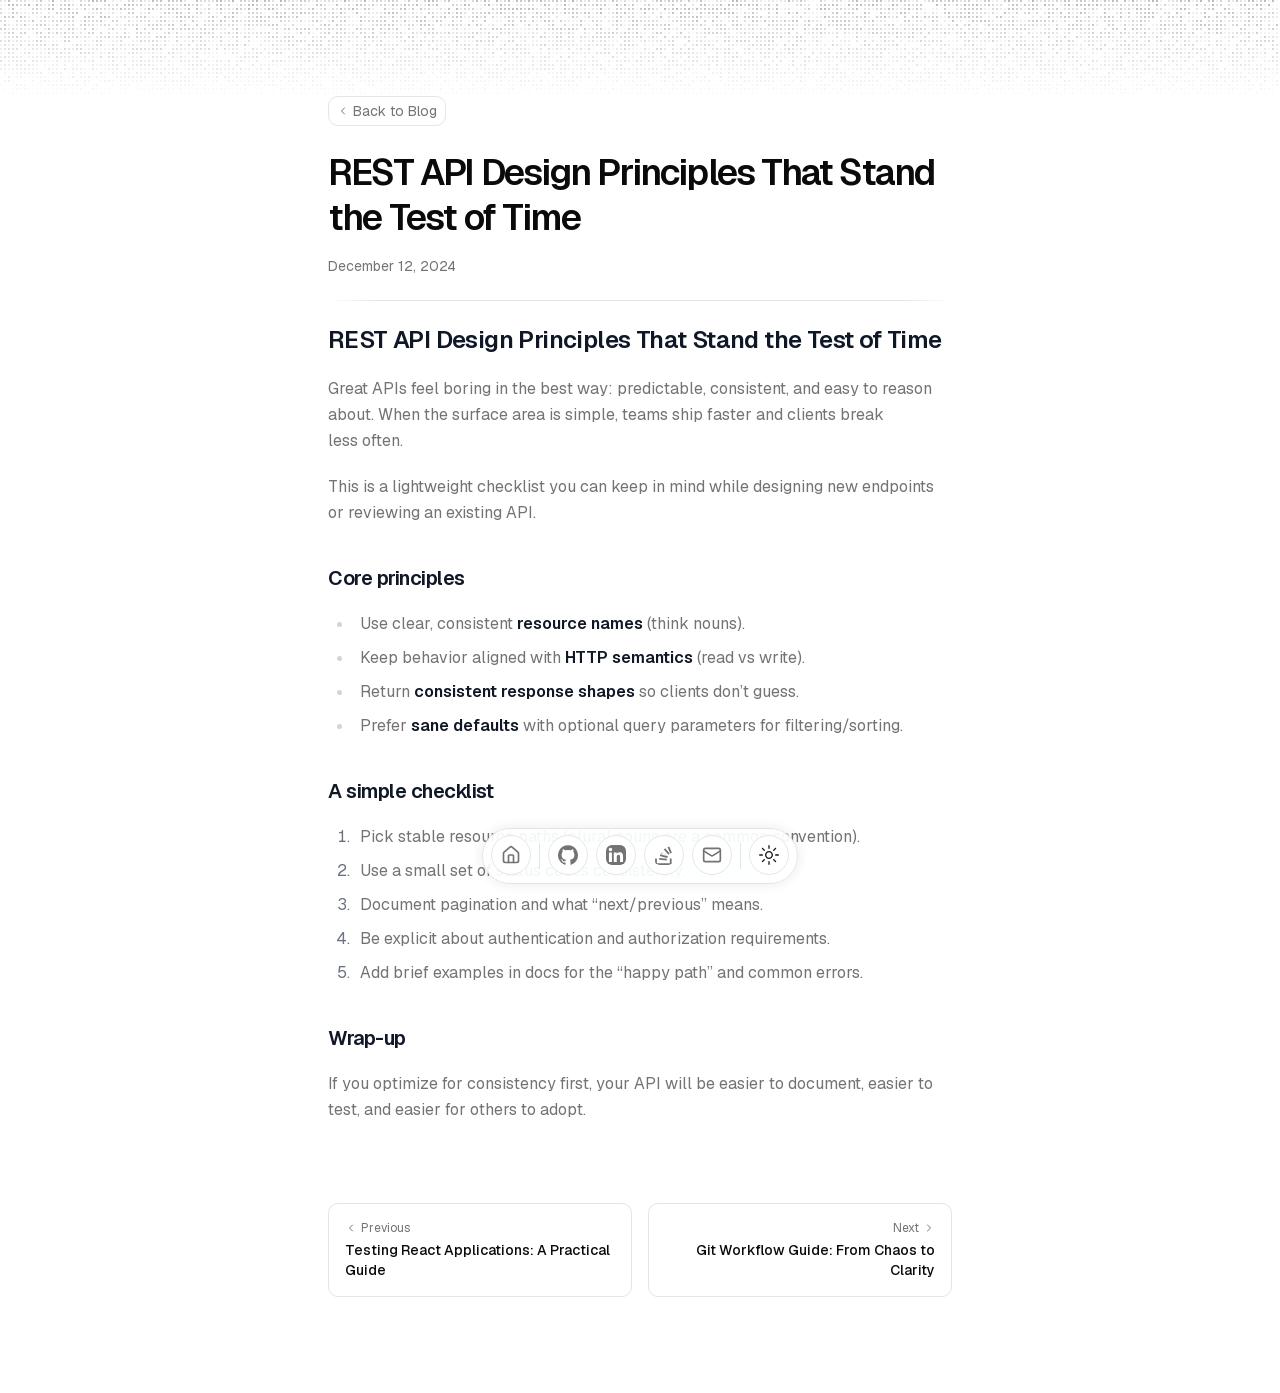
<file: blog/api-design-principles.html>
<!DOCTYPE html><!--duUhRTTzjSnf0hJNorSr6--><html lang="en"><head><meta charSet="utf-8"/><meta name="viewport" content="width=device-width, initial-scale=1"/><link rel="preload" href="/_next/static/media/797e433ab948586e-s.p.29207c2f.woff2" as="font" crossorigin="" type="font/woff2"/><link rel="preload" href="/_next/static/media/caa3a2e1cccd8315-s.p.3b6cae6d.woff2" as="font" crossorigin="" type="font/woff2"/><link rel="stylesheet" href="/_next/static/chunks/5c1dd49bebcb766c.css" data-precedence="next"/><link rel="preload" as="script" fetchPriority="low" href="/_next/static/chunks/e47f292ce1b5137c.js"/><script src="/_next/static/chunks/75af5e8c7bf68d64.js" async=""></script><script src="/_next/static/chunks/6639295bdfff2a4c.js" async=""></script><script src="/_next/static/chunks/e5d9ebb4943b2fe8.js" async=""></script><script src="/_next/static/chunks/turbopack-2d96150a00ce0001.js" async=""></script><script src="/_next/static/chunks/93cd3038e8649c57.js" async=""></script><script src="/_next/static/chunks/bb5c287803b23072.js" async=""></script><script src="/_next/static/chunks/3a6d4a4ac03d02e9.js" async=""></script><script src="/_next/static/chunks/bc272f4ea0e5379d.js" async=""></script><script src="/_next/static/chunks/46196a5055940497.js" async=""></script><script src="/_next/static/chunks/28dc4b7ae21dc85e.js" async=""></script><script src="/_next/static/chunks/414da866dc0085e3.js" async=""></script><script src="/_next/static/chunks/68a73e371a9bbaa3.js" async=""></script><meta name="next-size-adjust" content=""/><title>REST API Design Principles That Stand the Test of Time | Hamid Keyhani Dehnavi</title><meta name="description" content="Learn how to design APIs that developers love to use and are easy to maintain."/><meta name="robots" content="index, follow"/><meta name="googlebot" content="index, follow, max-video-preview:-1, max-image-preview:large, max-snippet:-1"/><meta property="og:title" content="REST API Design Principles That Stand the Test of Time"/><meta property="og:description" content="Learn how to design APIs that developers love to use and are easy to maintain."/><meta property="og:url" content="https://github.com/hamidkeyhani/blog/api-design-principles"/><meta property="og:image" content="https://github.com/hamidkeyhanihttps://images.unsplash.com/photo-1558494949-ef010cbdcc31?w=800&amp;h=192&amp;fit=crop"/><meta property="og:type" content="article"/><meta property="article:published_time" content="2024-12-12"/><meta name="twitter:card" content="summary_large_image"/><meta name="twitter:title" content="REST API Design Principles That Stand the Test of Time"/><meta name="twitter:description" content="Learn how to design APIs that developers love to use and are easy to maintain."/><meta name="twitter:image" content="https://github.com/hamidkeyhanihttps://images.unsplash.com/photo-1558494949-ef010cbdcc31?w=800&amp;h=192&amp;fit=crop"/><link rel="icon" href="/favicon.ico?favicon.0b3bf435.ico" sizes="256x256" type="image/x-icon"/><script src="/_next/static/chunks/a6dad97d9634a72d.js" noModule=""></script></head><body class="min-h-screen bg-background font-sans antialiased relative geist_a4f9adef-module__rTGU2W__variable geist_mono_f41124e8-module__uIW-CG__variable"><div hidden=""><!--$--><!--/$--></div><script>((a,b,c,d,e,f,g,h)=>{let i=document.documentElement,j=["light","dark"];function k(b){var c;(Array.isArray(a)?a:[a]).forEach(a=>{let c="class"===a,d=c&&f?e.map(a=>f[a]||a):e;c?(i.classList.remove(...d),i.classList.add(f&&f[b]?f[b]:b)):i.setAttribute(a,b)}),c=b,h&&j.includes(c)&&(i.style.colorScheme=c)}if(d)k(d);else try{let a=localStorage.getItem(b)||c,d=g&&"system"===a?window.matchMedia("(prefers-color-scheme: dark)").matches?"dark":"light":a;k(d)}catch(a){}})("class","theme","light",null,["light","dark"],null,true,true)</script><div class="absolute inset-0 top-0 left-0 right-0 h-[100px] overflow-hidden z-0"><div class="h-full w-full" style="mask-image:linear-gradient(to bottom, black, transparent);-webkit-mask-image:linear-gradient(to bottom, black, transparent)"><canvas class="pointer-events-none" style="width:0;height:0"></canvas></div></div><div class="relative z-10 max-w-2xl mx-auto py-12 pb-24 sm:py-24 px-6"><section id="blog"><script type="application/ld+json">{"@context":"https://schema.org","@type":"BlogPosting","headline":"REST API Design Principles That Stand the Test of Time","datePublished":"2024-12-12","dateModified":"2024-12-12","description":"Learn how to design APIs that developers love to use and are easy to maintain.","image":"https://github.com/hamidkeyhanihttps://images.unsplash.com/photo-1558494949-ef010cbdcc31?w=800&h=192&fit=crop","url":"https://github.com/hamidkeyhani/blog/api-design-principles","author":{"@type":"Person","name":"Hamid Keyhani Dehnavi"}}</script><div class="flex justify-start gap-4 items-center"><a class="text-sm text-muted-foreground hover:text-foreground transition-colors border border-border rounded-lg px-2 py-1 inline-flex items-center gap-1 mb-6 group" aria-label="Back to Blog" href="/blog"><svg xmlns="http://www.w3.org/2000/svg" width="24" height="24" viewBox="0 0 24 24" fill="none" stroke="currentColor" stroke-width="2" stroke-linecap="round" stroke-linejoin="round" class="lucide lucide-chevron-left size-3 group-hover:-translate-x-px transition-transform" aria-hidden="true"><path d="m15 18-6-6 6-6"></path></svg>Back to Blog</a></div><div class="flex flex-col gap-4"><h1 class="title font-semibold text-3xl md:text-4xl tracking-tighter leading-tight">REST API Design Principles That Stand the Test of Time</h1><p class="text-sm text-muted-foreground">December 12, 2024</p></div><div class="my-6 flex w-full items-center"><div class="flex-1 h-px bg-border" style="mask-image:linear-gradient(90deg, transparent, black 8%, black 92%, transparent);-webkit-mask-image:linear-gradient(90deg, transparent, black 8%, black 92%, transparent)"></div></div><article class="prose max-w-full text-pretty font-sans leading-relaxed text-muted-foreground dark:prose-invert"><h1>REST API Design Principles That Stand the Test of Time</h1>
<p>Great APIs feel boring in the best way: predictable, consistent, and easy to reason about. When the surface area is simple, teams ship faster and clients break less often.</p>
<p>This is a lightweight checklist you can keep in mind while designing new endpoints or reviewing an existing API.</p>
<h2>Core principles</h2>
<ul>
<li>Use clear, consistent <strong>resource names</strong> (think nouns).</li>
<li>Keep behavior aligned with <strong>HTTP semantics</strong> (read vs write).</li>
<li>Return <strong>consistent response shapes</strong> so clients don’t guess.</li>
<li>Prefer <strong>sane defaults</strong> with optional query parameters for filtering/sorting.</li>
</ul>
<h2>A simple checklist</h2>
<ol>
<li>Pick stable resource paths (plural nouns are a common convention).</li>
<li>Use a small set of status codes consistently.</li>
<li>Document pagination and what “next/previous” means.</li>
<li>Be explicit about authentication and authorization requirements.</li>
<li>Add brief examples in docs for the “happy path” and common errors.</li>
</ol>
<h2>Wrap-up</h2>
<p>If you optimize for consistency first, your API will be easier to document, easier to test, and easier for others to adopt.</p></article><nav class="mt-12 pt-8 max-w-2xl"><div class="flex flex-col sm:flex-row justify-between gap-4"><a class="group flex-1 flex flex-col gap-1 p-4 rounded-lg border border-border hover:bg-accent/50 transition-colors" href="/blog/testing-react-apps"><span class="flex items-center gap-1 text-xs text-muted-foreground"><svg xmlns="http://www.w3.org/2000/svg" width="24" height="24" viewBox="0 0 24 24" fill="none" stroke="currentColor" stroke-width="2" stroke-linecap="round" stroke-linejoin="round" class="lucide lucide-chevron-left size-3" aria-hidden="true"><path d="m15 18-6-6 6-6"></path></svg>Previous</span><span class="text-sm font-medium group-hover:text-foreground transition-colors whitespace-normal wrap-break-word">Testing React Applications: A Practical Guide</span></a><a class="group flex-1 flex flex-col gap-1 p-4 rounded-lg border border-border hover:bg-accent/50 transition-colors text-right" href="/blog/git-workflow-guide"><span class="flex items-center justify-end gap-1 text-xs text-muted-foreground">Next<svg xmlns="http://www.w3.org/2000/svg" width="24" height="24" viewBox="0 0 24 24" fill="none" stroke="currentColor" stroke-width="2" stroke-linecap="round" stroke-linejoin="round" class="lucide lucide-chevron-right size-3" aria-hidden="true"><path d="m9 18 6-6-6-6"></path></svg></span><span class="text-sm font-medium group-hover:text-foreground transition-colors whitespace-normal wrap-break-word">Git Workflow Guide: From Chaos to Clarity</span></a></div></nav></section><!--$--><!--/$--></div><div class="pointer-events-none fixed inset-x-0 bottom-4 z-30"><div class="items-end justify-center overflow-visible rounded-full z-50 pointer-events-auto relative h-14 p-2 w-fit mx-auto flex gap-2 border bg-card/90 backdrop-blur-3xl shadow-[0_0_10px_3px] shadow-primary/5"><a href="/" data-state="closed"><div class="relative flex aspect-square items-center justify-center shrink-0 rounded-3xl cursor-pointer size-full bg-background p-0 text-muted-foreground hover:text-foreground hover:bg-muted backdrop-blur-3xl border border-border transition-colors" style="width:40px;height:40px"><div class="flex items-center justify-center" style="width:20px;height:20px"><svg xmlns="http://www.w3.org/2000/svg" width="24" height="24" viewBox="0 0 24 24" fill="none" stroke="currentColor" stroke-width="2" stroke-linecap="round" stroke-linejoin="round" class="lucide lucide-house size-full rounded-sm overflow-hidden object-contain" aria-hidden="true"><path d="M15 21v-8a1 1 0 0 0-1-1h-4a1 1 0 0 0-1 1v8"></path><path d="M3 10a2 2 0 0 1 .709-1.528l7-6a2 2 0 0 1 2.582 0l7 6A2 2 0 0 1 21 10v9a2 2 0 0 1-2 2H5a2 2 0 0 1-2-2z"></path></svg></div></div></a><div data-orientation="vertical" role="none" class="shrink-0 h-2/3 m-auto w-px bg-border"></div><a href="https://github.com/hamidkeyhani" target="_blank" rel="noopener noreferrer" data-state="closed"><div class="relative flex aspect-square items-center justify-center shrink-0 rounded-3xl cursor-pointer size-full bg-background p-0 text-muted-foreground hover:text-foreground hover:bg-muted backdrop-blur-3xl border border-border transition-colors" style="width:40px;height:40px"><div class="flex items-center justify-center" style="width:20px;height:20px"><svg viewBox="0 0 438.549 438.549" xmlns="http://www.w3.org/2000/svg" role="img" class="size-full rounded-sm overflow-hidden object-contain"><title>GitHub</title><path fill="currentColor" d="M409.132 114.573c-19.608-33.596-46.205-60.194-79.798-79.8-33.598-19.607-70.277-29.408-110.063-29.408-39.781 0-76.472 9.804-110.063 29.408-33.596 19.605-60.192 46.204-79.8 79.8C9.803 148.168 0 184.854 0 224.63c0 47.78 13.94 90.745 41.827 128.906 27.884 38.164 63.906 64.572 108.063 79.227 5.14.954 8.945.283 11.419-1.996 2.475-2.282 3.711-5.14 3.711-8.562 0-.571-.049-5.708-.144-15.417a2549.81 2549.81 0 01-.144-25.406l-6.567 1.136c-4.187.767-9.469 1.092-15.846 1-6.374-.089-12.991-.757-19.842-1.999-6.854-1.231-13.229-4.086-19.13-8.559-5.898-4.473-10.085-10.328-12.56-17.556l-2.855-6.57c-1.903-4.374-4.899-9.233-8.992-14.559-4.093-5.331-8.232-8.945-12.419-10.848l-1.999-1.431c-1.332-.951-2.568-2.098-3.711-3.429-1.142-1.331-1.997-2.663-2.568-3.997-.572-1.335-.098-2.43 1.427-3.289 1.525-.859 4.281-1.276 8.28-1.276l5.708.853c3.807.763 8.516 3.042 14.133 6.851 5.614 3.806 10.229 8.754 13.846 14.842 4.38 7.806 9.657 13.754 15.846 17.847 6.184 4.093 12.419 6.136 18.699 6.136 6.28 0 11.704-.476 16.274-1.423 4.565-.952 8.848-2.383 12.847-4.285 1.713-12.758 6.377-22.559 13.988-29.41-10.848-1.14-20.601-2.857-29.264-5.14-8.658-2.286-17.605-5.996-26.835-11.14-9.235-5.137-16.896-11.516-22.985-19.126-6.09-7.614-11.088-17.61-14.987-29.979-3.901-12.374-5.852-26.648-5.852-42.826 0-23.035 7.52-42.637 22.557-58.817-7.044-17.318-6.379-36.732 1.997-58.24 5.52-1.715 13.706-.428 24.554 3.853 10.85 4.283 18.794 7.952 23.84 10.994 5.046 3.041 9.089 5.618 12.135 7.708 17.705-4.947 35.976-7.421 54.818-7.421s37.117 2.474 54.823 7.421l10.849-6.849c7.419-4.57 16.18-8.758 26.262-12.565 10.088-3.805 17.802-4.853 23.134-3.138 8.562 21.509 9.325 40.922 2.279 58.24 15.036 16.18 22.559 35.787 22.559 58.817 0 16.178-1.958 30.497-5.853 42.966-3.9 12.471-8.941 22.457-15.125 29.979-6.191 7.521-13.901 13.85-23.131 18.986-9.232 5.14-18.182 8.85-26.84 11.136-8.662 2.286-18.415 4.004-29.263 5.146 9.894 8.562 14.842 22.077 14.842 40.539v60.237c0 3.422 1.19 6.279 3.572 8.562 2.379 2.279 6.136 2.95 11.276 1.995 44.163-14.653 80.185-41.062 108.068-79.226 27.88-38.161 41.825-81.126 41.825-128.906-.01-39.771-9.818-76.454-29.414-110.049z"></path></svg></div></div></a><a href="https://www.linkedin.com/in/hamidkeyhani/" target="_blank" rel="noopener noreferrer" data-state="closed"><div class="relative flex aspect-square items-center justify-center shrink-0 rounded-3xl cursor-pointer size-full bg-background p-0 text-muted-foreground hover:text-foreground hover:bg-muted backdrop-blur-3xl border border-border transition-colors" style="width:40px;height:40px"><div class="flex items-center justify-center" style="width:20px;height:20px"><svg viewBox="0 0 24 24" xmlns="http://www.w3.org/2000/svg" class="size-full rounded-sm overflow-hidden object-contain"><title>LinkedIn</title><path fill="currentColor" d="M20.447 20.452h-3.554v-5.569c0-1.328-.027-3.037-1.852-3.037-1.853 0-2.136 1.445-2.136 2.939v5.667H9.351V9h3.414v1.561h.046c.477-.9 1.637-1.85 3.37-1.85 3.601 0 4.267 2.37 4.267 5.455v6.286zM5.337 7.433c-1.144 0-2.063-.926-2.063-2.065 0-1.138.92-2.063 2.063-2.063 1.14 0 2.064.925 2.064 2.063 0 1.139-.925 2.065-2.064 2.065zm1.782 13.019H3.555V9h3.564v11.452zM22.225 0H1.771C.792 0 0 .774 0 1.729v20.542C0 23.227.792 24 1.771 24h20.451C23.2 24 24 23.227 24 22.271V1.729C24 .774 23.2 0 22.222 0h.003z"></path></svg></div></div></a><a href="https://stackoverflow.com/users/8399393/hamid-keyhani" target="_blank" rel="noopener noreferrer" data-state="closed"><div class="relative flex aspect-square items-center justify-center shrink-0 rounded-3xl cursor-pointer size-full bg-background p-0 text-muted-foreground hover:text-foreground hover:bg-muted backdrop-blur-3xl border border-border transition-colors" style="width:40px;height:40px"><div class="flex items-center justify-center" style="width:20px;height:20px"><svg viewBox="0 0 24 24" fill="currentColor" xmlns="http://www.w3.org/2000/svg" class="size-full rounded-sm overflow-hidden object-contain"><title>Stack Overflow</title><path d="M18.986 21.867v-5.673h2.156v7.83H1.313v-7.83h2.156v5.673h15.517zm-12.72-4.103l9.043.905.198-2.122-9.043-.905-.198 2.122zm.765-4.482l8.288 2.302.585-2.05-8.288-2.303-.585 2.051zm1.758-4.238l7.078 4.31.144 2.127.973-1.604-7.079-4.31-.973 1.604-.143-2.126zm3.01-3.693l5.352 6.326 1.635-1.385-5.353-6.326-1.634 1.385zm4.498-2.733l3.203 7.643 1.986-.83-3.202-7.643-1.987.83z"></path></svg></div></div></a><a href="mailto:hamidkeyhani977@gmail.com" data-state="closed"><div class="relative flex aspect-square items-center justify-center shrink-0 rounded-3xl cursor-pointer size-full bg-background p-0 text-muted-foreground hover:text-foreground hover:bg-muted backdrop-blur-3xl border border-border transition-colors" style="width:40px;height:40px"><div class="flex items-center justify-center" style="width:20px;height:20px"><svg xmlns="http://www.w3.org/2000/svg" width="24" height="24" viewBox="0 0 24 24" fill="none" stroke="currentColor" stroke-width="2" stroke-linecap="round" stroke-linejoin="round" class="lucide lucide-mail size-full rounded-sm overflow-hidden object-contain" aria-hidden="true"><path d="m22 7-8.991 5.727a2 2 0 0 1-2.009 0L2 7"></path><rect x="2" y="4" width="20" height="16" rx="2"></rect></svg></div></div></a><div data-orientation="vertical" role="none" class="shrink-0 h-2/3 m-auto w-px bg-border"></div><div class="relative flex aspect-square items-center justify-center shrink-0 rounded-3xl cursor-pointer size-full bg-background p-0 text-muted-foreground hover:text-foreground hover:bg-muted backdrop-blur-3xl border border-border transition-colors" style="width:40px;height:40px"><div class="flex items-center justify-center" style="width:20px;height:20px"><button class="inline-flex items-center justify-center whitespace-nowrap text-sm font-medium transition-colors focus-visible:outline-none focus-visible:ring-1 focus-visible:ring-ring disabled:pointer-events-none disabled:opacity-50 text-primary underline-offset-4 hover:underline rounded-full size-full cursor-pointer" type="button"><svg width="15" height="15" viewBox="0 0 15 15" fill="none" xmlns="http://www.w3.org/2000/svg" class="h-full w-full"><path d="M7.5 0C7.77614 0 8 0.223858 8 0.5V2.5C8 2.77614 7.77614 3 7.5 3C7.22386 3 7 2.77614 7 2.5V0.5C7 0.223858 7.22386 0 7.5 0ZM2.1967 2.1967C2.39196 2.00144 2.70854 2.00144 2.90381 2.1967L4.31802 3.61091C4.51328 3.80617 4.51328 4.12276 4.31802 4.31802C4.12276 4.51328 3.80617 4.51328 3.61091 4.31802L2.1967 2.90381C2.00144 2.70854 2.00144 2.39196 2.1967 2.1967ZM0.5 7C0.223858 7 0 7.22386 0 7.5C0 7.77614 0.223858 8 0.5 8H2.5C2.77614 8 3 7.77614 3 7.5C3 7.22386 2.77614 7 2.5 7H0.5ZM2.1967 12.8033C2.00144 12.608 2.00144 12.2915 2.1967 12.0962L3.61091 10.682C3.80617 10.4867 4.12276 10.4867 4.31802 10.682C4.51328 10.8772 4.51328 11.1938 4.31802 11.3891L2.90381 12.8033C2.70854 12.9986 2.39196 12.9986 2.1967 12.8033ZM12.5 7C12.2239 7 12 7.22386 12 7.5C12 7.77614 12.2239 8 12.5 8H14.5C14.7761 8 15 7.77614 15 7.5C15 7.22386 14.7761 7 14.5 7H12.5ZM10.682 4.31802C10.4867 4.12276 10.4867 3.80617 10.682 3.61091L12.0962 2.1967C12.2915 2.00144 12.608 2.00144 12.8033 2.1967C12.9986 2.39196 12.9986 2.70854 12.8033 2.90381L11.3891 4.31802C11.1938 4.51328 10.8772 4.51328 10.682 4.31802ZM8 12.5C8 12.2239 7.77614 12 7.5 12C7.22386 12 7 12.2239 7 12.5V14.5C7 14.7761 7.22386 15 7.5 15C7.77614 15 8 14.7761 8 14.5V12.5ZM10.682 10.682C10.8772 10.4867 11.1938 10.4867 11.3891 10.682L12.8033 12.0962C12.9986 12.2915 12.9986 12.608 12.8033 12.8033C12.608 12.9986 12.2915 12.9986 12.0962 12.8033L10.682 11.3891C10.4867 11.1938 10.4867 10.8772 10.682 10.682ZM5.5 7.5C5.5 6.39543 6.39543 5.5 7.5 5.5C8.60457 5.5 9.5 6.39543 9.5 7.5C9.5 8.60457 8.60457 9.5 7.5 9.5C6.39543 9.5 5.5 8.60457 5.5 7.5ZM7.5 4.5C5.84315 4.5 4.5 5.84315 4.5 7.5C4.5 9.15685 5.84315 10.5 7.5 10.5C9.15685 10.5 10.5 9.15685 10.5 7.5C10.5 5.84315 9.15685 4.5 7.5 4.5Z" fill="currentColor" fill-rule="evenodd" clip-rule="evenodd"></path></svg><svg width="15" height="15" viewBox="0 0 15 15" fill="none" xmlns="http://www.w3.org/2000/svg" class="hidden h-full w-full"><path d="M2.89998 0.499976C2.89998 0.279062 2.72089 0.0999756 2.49998 0.0999756C2.27906 0.0999756 2.09998 0.279062 2.09998 0.499976V1.09998H1.49998C1.27906 1.09998 1.09998 1.27906 1.09998 1.49998C1.09998 1.72089 1.27906 1.89998 1.49998 1.89998H2.09998V2.49998C2.09998 2.72089 2.27906 2.89998 2.49998 2.89998C2.72089 2.89998 2.89998 2.72089 2.89998 2.49998V1.89998H3.49998C3.72089 1.89998 3.89998 1.72089 3.89998 1.49998C3.89998 1.27906 3.72089 1.09998 3.49998 1.09998H2.89998V0.499976ZM5.89998 3.49998C5.89998 3.27906 5.72089 3.09998 5.49998 3.09998C5.27906 3.09998 5.09998 3.27906 5.09998 3.49998V4.09998H4.49998C4.27906 4.09998 4.09998 4.27906 4.09998 4.49998C4.09998 4.72089 4.27906 4.89998 4.49998 4.89998H5.09998V5.49998C5.09998 5.72089 5.27906 5.89998 5.49998 5.89998C5.72089 5.89998 5.89998 5.72089 5.89998 5.49998V4.89998H6.49998C6.72089 4.89998 6.89998 4.72089 6.89998 4.49998C6.89998 4.27906 6.72089 4.09998 6.49998 4.09998H5.89998V3.49998ZM1.89998 6.49998C1.89998 6.27906 1.72089 6.09998 1.49998 6.09998C1.27906 6.09998 1.09998 6.27906 1.09998 6.49998V7.09998H0.499976C0.279062 7.09998 0.0999756 7.27906 0.0999756 7.49998C0.0999756 7.72089 0.279062 7.89998 0.499976 7.89998H1.09998V8.49998C1.09998 8.72089 1.27906 8.89997 1.49998 8.89997C1.72089 8.89997 1.89998 8.72089 1.89998 8.49998V7.89998H2.49998C2.72089 7.89998 2.89998 7.72089 2.89998 7.49998C2.89998 7.27906 2.72089 7.09998 2.49998 7.09998H1.89998V6.49998ZM8.54406 0.98184L8.24618 0.941586C8.03275 0.917676 7.90692 1.1655 8.02936 1.34194C8.17013 1.54479 8.29981 1.75592 8.41754 1.97445C8.91878 2.90485 9.20322 3.96932 9.20322 5.10022C9.20322 8.37201 6.82247 11.0878 3.69887 11.6097C3.45736 11.65 3.20988 11.6772 2.96008 11.6906C2.74563 11.702 2.62729 11.9535 2.77721 12.1072C2.84551 12.1773 2.91535 12.2458 2.98667 12.3128L3.05883 12.3795L3.31883 12.6045L3.50684 12.7532L3.62796 12.8433L3.81491 12.9742L3.99079 13.089C4.11175 13.1651 4.23536 13.2375 4.36157 13.3059L4.62496 13.4412L4.88553 13.5607L5.18837 13.6828L5.43169 13.7686C5.56564 13.8128 5.70149 13.8529 5.83857 13.8885C5.94262 13.9155 6.04767 13.9401 6.15405 13.9622C6.27993 13.9883 6.40713 14.0109 6.53544 14.0298L6.85241 14.0685L7.11934 14.0892C7.24637 14.0965 7.37436 14.1002 7.50322 14.1002C11.1483 14.1002 14.1032 11.1453 14.1032 7.50023C14.1032 7.25044 14.0893 7.00389 14.0623 6.76131L14.0255 6.48407C13.991 6.26083 13.9453 6.04129 13.8891 5.82642C13.8213 5.56709 13.7382 5.31398 13.6409 5.06881L13.5279 4.80132L13.4507 4.63542L13.3766 4.48666C13.2178 4.17773 13.0353 3.88295 12.8312 3.60423L12.6782 3.40352L12.4793 3.16432L12.3157 2.98361L12.1961 2.85951L12.0355 2.70246L11.8134 2.50184L11.4925 2.24191L11.2483 2.06498L10.9562 1.87446L10.6346 1.68894L10.3073 1.52378L10.1938 1.47176L9.95488 1.3706L9.67791 1.2669L9.42566 1.1846L9.10075 1.09489L8.83599 1.03486L8.54406 0.98184ZM10.4032 5.30023C10.4032 4.27588 10.2002 3.29829 9.83244 2.40604C11.7623 3.28995 13.1032 5.23862 13.1032 7.50023C13.1032 10.593 10.596 13.1002 7.50322 13.1002C6.63646 13.1002 5.81597 12.9036 5.08355 12.5522C6.5419 12.0941 7.81081 11.2082 8.74322 10.0416C8.87963 10.2284 9.10028 10.3497 9.34928 10.3497C9.76349 10.3497 10.0993 10.0139 10.0993 9.59971C10.0993 9.24256 9.84965 8.94373 9.51535 8.86816C9.57741 8.75165 9.63653 8.63334 9.6926 8.51332C9.88358 8.63163 10.1088 8.69993 10.35 8.69993C11.0403 8.69993 11.6 8.14028 11.6 7.44993C11.6 6.75976 11.0406 6.20024 10.3505 6.19993C10.3853 5.90487 10.4032 5.60464 10.4032 5.30023Z" fill="currentColor" fill-rule="evenodd" clip-rule="evenodd"></path></svg></button></div></div></div></div><script src="/_next/static/chunks/e47f292ce1b5137c.js" id="_R_" async=""></script><script>(self.__next_f=self.__next_f||[]).push([0])</script><script>self.__next_f.push([1,"1:\"$Sreact.fragment\"\n2:I[52812,[\"/_next/static/chunks/93cd3038e8649c57.js\",\"/_next/static/chunks/bb5c287803b23072.js\",\"/_next/static/chunks/3a6d4a4ac03d02e9.js\",\"/_next/static/chunks/bc272f4ea0e5379d.js\"],\"ThemeProvider\"]\n3:I[30467,[\"/_next/static/chunks/93cd3038e8649c57.js\",\"/_next/static/chunks/bb5c287803b23072.js\",\"/_next/static/chunks/3a6d4a4ac03d02e9.js\",\"/_next/static/chunks/bc272f4ea0e5379d.js\"],\"TooltipProvider\"]\n4:I[44263,[\"/_next/static/chunks/93cd3038e8649c57.js\",\"/_next/static/chunks/bb5c287803b23072.js\",\"/_next/static/chunks/3a6d4a4ac03d02e9.js\",\"/_next/static/chunks/bc272f4ea0e5379d.js\"],\"FlickeringGrid\"]\n5:I[6093,[\"/_next/static/chunks/46196a5055940497.js\",\"/_next/static/chunks/28dc4b7ae21dc85e.js\"],\"default\"]\n6:I[78653,[\"/_next/static/chunks/46196a5055940497.js\",\"/_next/static/chunks/28dc4b7ae21dc85e.js\"],\"default\"]\n7:I[86622,[\"/_next/static/chunks/93cd3038e8649c57.js\",\"/_next/static/chunks/bb5c287803b23072.js\",\"/_next/static/chunks/3a6d4a4ac03d02e9.js\",\"/_next/static/chunks/bc272f4ea0e5379d.js\",\"/_next/static/chunks/414da866dc0085e3.js\",\"/_next/static/chunks/68a73e371a9bbaa3.js\"],\"\"]\n8:I[44365,[\"/_next/static/chunks/93cd3038e8649c57.js\",\"/_next/static/chunks/bb5c287803b23072.js\",\"/_next/static/chunks/3a6d4a4ac03d02e9.js\",\"/_next/static/chunks/bc272f4ea0e5379d.js\"],\"Dock\"]\n9:I[30467,[\"/_next/static/chunks/93cd3038e8649c57.js\",\"/_next/static/chunks/bb5c287803b23072.js\",\"/_next/static/chunks/3a6d4a4ac03d02e9.js\",\"/_next/static/chunks/bc272f4ea0e5379d.js\"],\"Tooltip\"]\na:I[30467,[\"/_next/static/chunks/93cd3038e8649c57.js\",\"/_next/static/chunks/bb5c287803b23072.js\",\"/_next/static/chunks/3a6d4a4ac03d02e9.js\",\"/_next/static/chunks/bc272f4ea0e5379d.js\"],\"TooltipTrigger\"]\n18:I[88111,[],\"default\"]\n:HL[\"/_next/static/chunks/5c1dd49bebcb766c.css\",\"style\"]\n:HL[\"/_next/static/media/797e433ab948586e-s.p.29207c2f.woff2\",\"font\",{\"crossOrigin\":\"\",\"type\":\"font/woff2\"}]\n:HL[\"/_next/static/media/caa3a2e1cccd8315-s.p.3b6cae6d.woff2\",\"font\",{\"crossOrigin\":\"\",\"type\":\"font/woff2\"}]\n"])</script><script>self.__next_f.push([1,"0:{\"P\":null,\"b\":\"duUhRTTzjSnf0hJNorSr6\",\"c\":[\"\",\"blog\",\"api-design-principles\"],\"q\":\"\",\"i\":false,\"f\":[[[\"\",{\"children\":[\"blog\",{\"children\":[[\"slug\",\"api-design-principles\",\"d\"],{\"children\":[\"__PAGE__\",{}]}]}]},\"$undefined\",\"$undefined\",true],[[\"$\",\"$1\",\"c\",{\"children\":[[[\"$\",\"link\",\"0\",{\"rel\":\"stylesheet\",\"href\":\"/_next/static/chunks/5c1dd49bebcb766c.css\",\"precedence\":\"next\",\"crossOrigin\":\"$undefined\",\"nonce\":\"$undefined\"}],[\"$\",\"script\",\"script-0\",{\"src\":\"/_next/static/chunks/93cd3038e8649c57.js\",\"async\":true,\"nonce\":\"$undefined\"}],[\"$\",\"script\",\"script-1\",{\"src\":\"/_next/static/chunks/bb5c287803b23072.js\",\"async\":true,\"nonce\":\"$undefined\"}],[\"$\",\"script\",\"script-2\",{\"src\":\"/_next/static/chunks/3a6d4a4ac03d02e9.js\",\"async\":true,\"nonce\":\"$undefined\"}],[\"$\",\"script\",\"script-3\",{\"src\":\"/_next/static/chunks/bc272f4ea0e5379d.js\",\"async\":true,\"nonce\":\"$undefined\"}]],[\"$\",\"html\",null,{\"lang\":\"en\",\"suppressHydrationWarning\":true,\"children\":[\"$\",\"body\",null,{\"className\":\"min-h-screen bg-background font-sans antialiased relative geist_a4f9adef-module__rTGU2W__variable geist_mono_f41124e8-module__uIW-CG__variable\",\"children\":[\"$\",\"$L2\",null,{\"attribute\":\"class\",\"defaultTheme\":\"light\",\"children\":[\"$\",\"$L3\",null,{\"delayDuration\":0,\"children\":[[\"$\",\"div\",null,{\"className\":\"absolute inset-0 top-0 left-0 right-0 h-[100px] overflow-hidden z-0\",\"children\":[\"$\",\"$L4\",null,{\"className\":\"h-full w-full\",\"squareSize\":2,\"gridGap\":2,\"style\":{\"maskImage\":\"linear-gradient(to bottom, black, transparent)\",\"WebkitMaskImage\":\"linear-gradient(to bottom, black, transparent)\"}}]}],[\"$\",\"div\",null,{\"className\":\"relative z-10 max-w-2xl mx-auto py-12 pb-24 sm:py-24 px-6\",\"children\":[\"$\",\"$L5\",null,{\"parallelRouterKey\":\"children\",\"error\":\"$undefined\",\"errorStyles\":\"$undefined\",\"errorScripts\":\"$undefined\",\"template\":[\"$\",\"$L6\",null,{}],\"templateStyles\":\"$undefined\",\"templateScripts\":\"$undefined\",\"notFound\":[[\"$\",\"div\",null,{\"className\":\"min-h-[calc(100vh-12rem)] flex flex-col\",\"children\":[\"$\",\"div\",null,{\"className\":\"flex-1 flex items-center justify-center p-8\",\"children\":[\"$\",\"div\",null,{\"className\":\"flex flex-col items-center text-center max-w-md relative\",\"children\":[[\"$\",\"h1\",null,{\"className\":\"text-[200px] font-semibold font-mono bg-linear-to-b from-primary/30 to-secondary/10 text-transparent bg-clip-text absolute -top-40 left-1/2 -translate-x-1/2 mask-[linear-gradient(to_bottom,black,black_20%,transparent_80%)] tracking-tighter uppercase [-webkit-text-stroke:3px_hsl(var(--primary)/0.6)]\",\"children\":\"404\"}],[\"$\",\"h2\",null,{\"className\":\"text-4xl tracking-tight font-semibold text-foreground mb-2\",\"children\":\"Page Not Found\"}],[\"$\",\"p\",null,{\"className\":\"text-muted-foreground mb-8 text-balance tracking-tight font-medium\",\"children\":\"The page you're looking for doesn't exist or may have been moved.\"}],[\"$\",\"div\",null,{\"className\":\"flex flex-col sm:flex-row gap-3\",\"children\":[\"$\",\"$L7\",null,{\"href\":\"/\",\"children\":[\"$\",\"button\",null,{\"className\":\"inline-flex items-center justify-center whitespace-nowrap rounded-md text-sm font-medium transition-colors focus-visible:outline-none focus-visible:ring-1 focus-visible:ring-ring disabled:pointer-events-none disabled:opacity-50 border border-input bg-background shadow-sm hover:bg-accent hover:text-accent-foreground h-9 px-4 py-2 gap-2 cursor-pointer\",\"ref\":\"$undefined\",\"children\":[[\"$\",\"svg\",null,{\"ref\":\"$undefined\",\"xmlns\":\"http://www.w3.org/2000/svg\",\"width\":24,\"height\":24,\"viewBox\":\"0 0 24 24\",\"fill\":\"none\",\"stroke\":\"currentColor\",\"strokeWidth\":2,\"strokeLinecap\":\"round\",\"strokeLinejoin\":\"round\",\"className\":\"lucide lucide-house h-4 w-4\",\"aria-hidden\":\"true\",\"children\":[[\"$\",\"path\",\"5wwlr5\",{\"d\":\"M15 21v-8a1 1 0 0 0-1-1h-4a1 1 0 0 0-1 1v8\"}],[\"$\",\"path\",\"r6nss1\",{\"d\":\"M3 10a2 2 0 0 1 .709-1.528l7-6a2 2 0 0 1 2.582 0l7 6A2 2 0 0 1 21 10v9a2 2 0 0 1-2 2H5a2 2 0 0 1-2-2z\"}],\"$undefined\"]}],\"Go to Home\"]}]}]}]]}]}]}],[]],\"forbidden\":\"$undefined\",\"unauthorized\":\"$undefined\"}]}],[\"$\",\"div\",null,{\"className\":\"pointer-events-none fixed inset-x-0 bottom-4 z-30\",\"children\":[\"$\",\"$L8\",null,{\"className\":\"z-50 pointer-events-auto relative h-14 p-2 w-fit mx-auto flex gap-2 border bg-card/90 backdrop-blur-3xl shadow-[0_0_10px_3px] shadow-primary/5\",\"children\":[[[\"$\",\"$L9\",\"/\",{\"children\":[[\"$\",\"$La\",null,{\"asChild\":true,\"children\":[\"$\",\"a\",null,{\"href\":\"/\",\"target\":\"$undefined\",\"rel\":\"$undefined\",\"children\":\"$Lb\"}]}],\"$Lc\"]}]],\"$Ld\",[\"$Le\",\"$Lf\",\"$L10\",\"$L11\"],\"$L12\",\"$L13\"]}]}]]}]}]}]}]]}],{\"children\":[\"$L14\",{\"children\":[\"$L15\",{\"children\":[\"$L16\",{},null,false,false]},null,false,false]},null,false,false]},null,false,false],\"$L17\",false]],\"m\":\"$undefined\",\"G\":[\"$18\",[]],\"S\":true}\n"])</script><script>self.__next_f.push([1,"19:I[44365,[\"/_next/static/chunks/93cd3038e8649c57.js\",\"/_next/static/chunks/bb5c287803b23072.js\",\"/_next/static/chunks/3a6d4a4ac03d02e9.js\",\"/_next/static/chunks/bc272f4ea0e5379d.js\"],\"DockIcon\"]\n1a:I[30467,[\"/_next/static/chunks/93cd3038e8649c57.js\",\"/_next/static/chunks/bb5c287803b23072.js\",\"/_next/static/chunks/3a6d4a4ac03d02e9.js\",\"/_next/static/chunks/bc272f4ea0e5379d.js\"],\"TooltipContent\"]\n1b:I[30467,[\"/_next/static/chunks/93cd3038e8649c57.js\",\"/_next/static/chunks/bb5c287803b23072.js\",\"/_next/static/chunks/3a6d4a4ac03d02e9.js\",\"/_next/static/chunks/bc272f4ea0e5379d.js\"],\"TooltipArrow\"]\n1c:I[63769,[\"/_next/static/chunks/93cd3038e8649c57.js\",\"/_next/static/chunks/bb5c287803b23072.js\",\"/_next/static/chunks/3a6d4a4ac03d02e9.js\",\"/_next/static/chunks/bc272f4ea0e5379d.js\"],\"Separator\"]\n1e:I[72930,[\"/_next/static/chunks/93cd3038e8649c57.js\",\"/_next/static/chunks/bb5c287803b23072.js\",\"/_next/static/chunks/3a6d4a4ac03d02e9.js\",\"/_next/static/chunks/bc272f4ea0e5379d.js\"],\"ModeToggle\"]\n20:I[13045,[\"/_next/static/chunks/46196a5055940497.js\",\"/_next/static/chunks/28dc4b7ae21dc85e.js\"],\"OutletBoundary\"]\n21:\"$Sreact.suspense\"\n23:I[13045,[\"/_next/static/chunks/46196a5055940497.js\",\"/_next/static/chunks/28dc4b7ae21dc85e.js\"],\"ViewportBoundary\"]\n25:I[13045,[\"/_next/static/chunks/46196a5055940497.js\",\"/_next/static/chunks/28dc4b7ae21dc85e.js\"],\"MetadataBoundary\"]\nb:[\"$\",\"$L19\",null,{\"className\":\"rounded-3xl cursor-pointer size-full bg-background p-0 text-muted-foreground hover:text-foreground hover:bg-muted backdrop-blur-3xl border border-border transition-colors\",\"children\":[\"$\",\"svg\",null,{\"ref\":\"$undefined\",\"xmlns\":\"http://www.w3.org/2000/svg\",\"width\":24,\"height\":24,\"viewBox\":\"0 0 24 24\",\"fill\":\"none\",\"stroke\":\"currentColor\",\"strokeWidth\":2,\"strokeLinecap\":\"round\",\"strokeLinejoin\":\"round\",\"className\":\"lucide lucide-house size-full rounded-sm overflow-hidden object-contain\",\"aria-hidden\":\"true\",\"children\":[[\"$\",\"path\",\"5wwlr5\",{\"d\":\"M15 21v-8a1 1 0 0 0-1-1h-4a1 1 0 0 0-1 1v8\"}],[\"$\",\"path\",\"r6nss1\",{\"d\":\"M3 10a2 2 0 0 1 .709-1.528l7-6a2 2 0 0 1 2.582 0l7 6A2 2 0 0 1 21 10v9a2 2 0 0 1-2 2H5a2 2 0 0 1-2-2z\"}],\"$undefined\"]}]}]\nc:[\"$\",\"$L1a\",null,{\"side\":\"top\",\"sideOffset\":8,\"className\":\"rounded-xl bg-primary text-primary-foreground px-4 py-2 text-sm shadow-[0_10px_40px_-10px_rgba(0,0,0,0.3)] dark:shadow-[0_10px_40px_-10px_rgba(0,0,0,0.5)]\",\"children\":[[\"$\",\"p\",null,{\"children\":\"Home\"}],[\"$\",\"$L1b\",null,{\"className\":\"fill-primary\"}]]}]\nd:[\"$\",\"$L1c\",null,{\"orientation\":\"vertical\",\"className\":\"h-2/3 m-auto w-px bg-border\"}]\n1d:T843,"])</script><script>self.__next_f.push([1,"M409.132 114.573c-19.608-33.596-46.205-60.194-79.798-79.8-33.598-19.607-70.277-29.408-110.063-29.408-39.781 0-76.472 9.804-110.063 29.408-33.596 19.605-60.192 46.204-79.8 79.8C9.803 148.168 0 184.854 0 224.63c0 47.78 13.94 90.745 41.827 128.906 27.884 38.164 63.906 64.572 108.063 79.227 5.14.954 8.945.283 11.419-1.996 2.475-2.282 3.711-5.14 3.711-8.562 0-.571-.049-5.708-.144-15.417a2549.81 2549.81 0 01-.144-25.406l-6.567 1.136c-4.187.767-9.469 1.092-15.846 1-6.374-.089-12.991-.757-19.842-1.999-6.854-1.231-13.229-4.086-19.13-8.559-5.898-4.473-10.085-10.328-12.56-17.556l-2.855-6.57c-1.903-4.374-4.899-9.233-8.992-14.559-4.093-5.331-8.232-8.945-12.419-10.848l-1.999-1.431c-1.332-.951-2.568-2.098-3.711-3.429-1.142-1.331-1.997-2.663-2.568-3.997-.572-1.335-.098-2.43 1.427-3.289 1.525-.859 4.281-1.276 8.28-1.276l5.708.853c3.807.763 8.516 3.042 14.133 6.851 5.614 3.806 10.229 8.754 13.846 14.842 4.38 7.806 9.657 13.754 15.846 17.847 6.184 4.093 12.419 6.136 18.699 6.136 6.28 0 11.704-.476 16.274-1.423 4.565-.952 8.848-2.383 12.847-4.285 1.713-12.758 6.377-22.559 13.988-29.41-10.848-1.14-20.601-2.857-29.264-5.14-8.658-2.286-17.605-5.996-26.835-11.14-9.235-5.137-16.896-11.516-22.985-19.126-6.09-7.614-11.088-17.61-14.987-29.979-3.901-12.374-5.852-26.648-5.852-42.826 0-23.035 7.52-42.637 22.557-58.817-7.044-17.318-6.379-36.732 1.997-58.24 5.52-1.715 13.706-.428 24.554 3.853 10.85 4.283 18.794 7.952 23.84 10.994 5.046 3.041 9.089 5.618 12.135 7.708 17.705-4.947 35.976-7.421 54.818-7.421s37.117 2.474 54.823 7.421l10.849-6.849c7.419-4.57 16.18-8.758 26.262-12.565 10.088-3.805 17.802-4.853 23.134-3.138 8.562 21.509 9.325 40.922 2.279 58.24 15.036 16.18 22.559 35.787 22.559 58.817 0 16.178-1.958 30.497-5.853 42.966-3.9 12.471-8.941 22.457-15.125 29.979-6.191 7.521-13.901 13.85-23.131 18.986-9.232 5.14-18.182 8.85-26.84 11.136-8.662 2.286-18.415 4.004-29.263 5.146 9.894 8.562 14.842 22.077 14.842 40.539v60.237c0 3.422 1.19 6.279 3.572 8.562 2.379 2.279 6.136 2.95 11.276 1.995 44.163-14.653 80.185-41.062 108.068-79.226 27.88-38.161 41.825-81.126 41.825-128.906-.01-39.771-9.818-76.454-29.414-110.049z"])</script><script>self.__next_f.push([1,"e:[\"$\",\"$L9\",\"social-GitHub-0\",{\"children\":[[\"$\",\"$La\",null,{\"asChild\":true,\"children\":[\"$\",\"a\",null,{\"href\":\"https://github.com/hamidkeyhani\",\"target\":\"_blank\",\"rel\":\"noopener noreferrer\",\"children\":[\"$\",\"$L19\",null,{\"className\":\"rounded-3xl cursor-pointer size-full bg-background p-0 text-muted-foreground hover:text-foreground hover:bg-muted backdrop-blur-3xl border border-border transition-colors\",\"children\":[\"$\",\"svg\",null,{\"viewBox\":\"0 0 438.549 438.549\",\"xmlns\":\"http://www.w3.org/2000/svg\",\"role\":\"img\",\"className\":\"size-full rounded-sm overflow-hidden object-contain\",\"children\":[[\"$\",\"title\",null,{\"children\":\"GitHub\"}],[\"$\",\"path\",null,{\"fill\":\"currentColor\",\"d\":\"$1d\"}]]}]}]}]}],[\"$\",\"$L1a\",null,{\"side\":\"top\",\"sideOffset\":8,\"className\":\"rounded-xl bg-primary text-primary-foreground px-4 py-2 text-sm shadow-[0_10px_40px_-10px_rgba(0,0,0,0.3)] dark:shadow-[0_10px_40px_-10px_rgba(0,0,0,0.5)]\",\"children\":[[\"$\",\"p\",null,{\"children\":\"GitHub\"}],[\"$\",\"$L1b\",null,{\"className\":\"fill-primary\"}]]}]]}]\n"])</script><script>self.__next_f.push([1,"f:[\"$\",\"$L9\",\"social-LinkedIn-1\",{\"children\":[[\"$\",\"$La\",null,{\"asChild\":true,\"children\":[\"$\",\"a\",null,{\"href\":\"https://www.linkedin.com/in/hamidkeyhani/\",\"target\":\"_blank\",\"rel\":\"noopener noreferrer\",\"children\":[\"$\",\"$L19\",null,{\"className\":\"rounded-3xl cursor-pointer size-full bg-background p-0 text-muted-foreground hover:text-foreground hover:bg-muted backdrop-blur-3xl border border-border transition-colors\",\"children\":[\"$\",\"svg\",null,{\"viewBox\":\"0 0 24 24\",\"xmlns\":\"http://www.w3.org/2000/svg\",\"className\":\"size-full rounded-sm overflow-hidden object-contain\",\"children\":[[\"$\",\"title\",null,{\"children\":\"LinkedIn\"}],[\"$\",\"path\",null,{\"fill\":\"currentColor\",\"d\":\"M20.447 20.452h-3.554v-5.569c0-1.328-.027-3.037-1.852-3.037-1.853 0-2.136 1.445-2.136 2.939v5.667H9.351V9h3.414v1.561h.046c.477-.9 1.637-1.85 3.37-1.85 3.601 0 4.267 2.37 4.267 5.455v6.286zM5.337 7.433c-1.144 0-2.063-.926-2.063-2.065 0-1.138.92-2.063 2.063-2.063 1.14 0 2.064.925 2.064 2.063 0 1.139-.925 2.065-2.064 2.065zm1.782 13.019H3.555V9h3.564v11.452zM22.225 0H1.771C.792 0 0 .774 0 1.729v20.542C0 23.227.792 24 1.771 24h20.451C23.2 24 24 23.227 24 22.271V1.729C24 .774 23.2 0 22.222 0h.003z\"}]]}]}]}]}],[\"$\",\"$L1a\",null,{\"side\":\"top\",\"sideOffset\":8,\"className\":\"rounded-xl bg-primary text-primary-foreground px-4 py-2 text-sm shadow-[0_10px_40px_-10px_rgba(0,0,0,0.3)] dark:shadow-[0_10px_40px_-10px_rgba(0,0,0,0.5)]\",\"children\":[[\"$\",\"p\",null,{\"children\":\"LinkedIn\"}],[\"$\",\"$L1b\",null,{\"className\":\"fill-primary\"}]]}]]}]\n"])</script><script>self.__next_f.push([1,"10:[\"$\",\"$L9\",\"social-StackOverflow-2\",{\"children\":[[\"$\",\"$La\",null,{\"asChild\":true,\"children\":[\"$\",\"a\",null,{\"href\":\"https://stackoverflow.com/users/8399393/hamid-keyhani\",\"target\":\"_blank\",\"rel\":\"noopener noreferrer\",\"children\":[\"$\",\"$L19\",null,{\"className\":\"rounded-3xl cursor-pointer size-full bg-background p-0 text-muted-foreground hover:text-foreground hover:bg-muted backdrop-blur-3xl border border-border transition-colors\",\"children\":[\"$\",\"svg\",null,{\"viewBox\":\"0 0 24 24\",\"fill\":\"currentColor\",\"xmlns\":\"http://www.w3.org/2000/svg\",\"className\":\"size-full rounded-sm overflow-hidden object-contain\",\"children\":[[\"$\",\"title\",null,{\"children\":\"Stack Overflow\"}],[\"$\",\"path\",null,{\"d\":\"M18.986 21.867v-5.673h2.156v7.83H1.313v-7.83h2.156v5.673h15.517zm-12.72-4.103l9.043.905.198-2.122-9.043-.905-.198 2.122zm.765-4.482l8.288 2.302.585-2.05-8.288-2.303-.585 2.051zm1.758-4.238l7.078 4.31.144 2.127.973-1.604-7.079-4.31-.973 1.604-.143-2.126zm3.01-3.693l5.352 6.326 1.635-1.385-5.353-6.326-1.634 1.385zm4.498-2.733l3.203 7.643 1.986-.83-3.202-7.643-1.987.83z\"}]]}]}]}]}],[\"$\",\"$L1a\",null,{\"side\":\"top\",\"sideOffset\":8,\"className\":\"rounded-xl bg-primary text-primary-foreground px-4 py-2 text-sm shadow-[0_10px_40px_-10px_rgba(0,0,0,0.3)] dark:shadow-[0_10px_40px_-10px_rgba(0,0,0,0.5)]\",\"children\":[[\"$\",\"p\",null,{\"children\":\"StackOverflow\"}],[\"$\",\"$L1b\",null,{\"className\":\"fill-primary\"}]]}]]}]\n"])</script><script>self.__next_f.push([1,"11:[\"$\",\"$L9\",\"social-email-3\",{\"children\":[[\"$\",\"$La\",null,{\"asChild\":true,\"children\":[\"$\",\"a\",null,{\"href\":\"mailto:hamidkeyhani977@gmail.com\",\"target\":\"$undefined\",\"rel\":\"$undefined\",\"children\":[\"$\",\"$L19\",null,{\"className\":\"rounded-3xl cursor-pointer size-full bg-background p-0 text-muted-foreground hover:text-foreground hover:bg-muted backdrop-blur-3xl border border-border transition-colors\",\"children\":[\"$\",\"svg\",null,{\"ref\":\"$undefined\",\"xmlns\":\"http://www.w3.org/2000/svg\",\"width\":24,\"height\":24,\"viewBox\":\"0 0 24 24\",\"fill\":\"none\",\"stroke\":\"currentColor\",\"strokeWidth\":2,\"strokeLinecap\":\"round\",\"strokeLinejoin\":\"round\",\"className\":\"lucide lucide-mail size-full rounded-sm overflow-hidden object-contain\",\"aria-hidden\":\"true\",\"children\":[[\"$\",\"path\",\"132q7q\",{\"d\":\"m22 7-8.991 5.727a2 2 0 0 1-2.009 0L2 7\"}],[\"$\",\"rect\",\"izxlao\",{\"x\":\"2\",\"y\":\"4\",\"width\":\"20\",\"height\":\"16\",\"rx\":\"2\"}],\"$undefined\"]}]}]}]}],[\"$\",\"$L1a\",null,{\"side\":\"top\",\"sideOffset\":8,\"className\":\"rounded-xl bg-primary text-primary-foreground px-4 py-2 text-sm shadow-[0_10px_40px_-10px_rgba(0,0,0,0.3)] dark:shadow-[0_10px_40px_-10px_rgba(0,0,0,0.5)]\",\"children\":[[\"$\",\"p\",null,{\"children\":\"email\"}],[\"$\",\"$L1b\",null,{\"className\":\"fill-primary\"}]]}]]}]\n12:[\"$\",\"$L1c\",null,{\"orientation\":\"vertical\",\"className\":\"h-2/3 m-auto w-px bg-border\"}]\n13:[\"$\",\"$L9\",null,{\"children\":[[\"$\",\"$La\",null,{\"asChild\":true,\"children\":[\"$\",\"$L19\",null,{\"className\":\"rounded-3xl cursor-pointer size-full bg-background p-0 text-muted-foreground hover:text-foreground hover:bg-muted backdrop-blur-3xl border border-border transition-colors\",\"children\":[\"$\",\"$L1e\",null,{\"className\":\"size-full cursor-pointer\"}]}]}],[\"$\",\"$L1a\",null,{\"side\":\"top\",\"sideOffset\":8,\"className\":\"rounded-xl bg-primary text-primary-foreground px-4 py-2 text-sm shadow-[0_10px_40px_-10px_rgba(0,0,0,0.3)] dark:shadow-[0_10px_40px_-10px_rgba(0,0,0,0.5)]\",\"children\":[[\"$\",\"p\",null,{\"children\":\"Theme\"}],[\"$\",\"$L1b\",null,{\"className\":\"fill-primary\"}]]}]]}]\n14:[\"$\",\"$1\",\"c\",{\"children\":[null,[\"$\",\"$L5\",null,{\"parallelRouterKey\":\"children\",\"error\":\"$undefined\",\"errorStyles\":\"$undefined\",\"errorScripts\":\"$undefined\",\"template\":[\"$\",\"$L6\",null,{}],\"templateStyles\":\"$undefined\",\"templateScripts\":\"$undefined\",\"notFound\":\"$undefined\",\"forbidden\":\"$undefined\",\"unauthorized\":\"$undefined\"}]]}]\n15:[\"$\",\"$1\",\"c\",{\"children\":[null,[\"$\",\"$L5\",null,{\"parallelRouterKey\":\"children\",\"error\":\"$undefined\",\"errorStyles\":\"$undefined\",\"errorScripts\":\"$undefined\",\"template\":[\"$\",\"$L6\",null,{}],\"templateStyles\":\"$undefined\",\"templateScripts\":\"$undefined\",\"notFound\":\"$undefined\",\"forbidden\":\"$undefined\",\"unauthorized\":\"$undefined\"}]]}]\n16:[\"$\",\"$1\",\"c\",{\"children\":[\"$L1f\",[[\"$\",\"script\",\"script-0\",{\"src\":\"/_next/static/chunks/414da866dc0085e3.js\",\"async\":true,\"nonce\":\"$undefined\"}],[\"$\",\"script\",\"script-1\",{\"src\":\"/_next/static/chunks/68a73e371a9bbaa3.js\",\"async\":true,\"nonce\":\"$undefined\"}]],[\"$\",\"$L20\",null,{\"children\":[\"$\",\"$21\",null,{\"name\":\"Next.MetadataOutlet\",\"children\":\"$@22\"}]}]]}]\n17:[\"$\",\"$1\",\"h\",{\"children\":[null,[\"$\",\"$L23\",null,{\"children\":\"$L24\"}],[\"$\",\"div\",null,{\"hidden\":true,\"children\":[\"$\",\"$L25\",null,{\"children\":[\"$\",\"$21\",null,{\"name\":\"Next.Metadata\",\"children\":\"$L26\"}]}]}],[\"$\",\"meta\",null,{\"name\":\"next-size-adjust\",\"content\":\"\"}]]}]\n"])</script><script>self.__next_f.push([1,"1f:[\"$\",\"section\",null,{\"id\":\"blog\",\"children\":[[\"$\",\"script\",null,{\"type\":\"application/ld+json\",\"suppressHydrationWarning\":true,\"dangerouslySetInnerHTML\":{\"__html\":\"{\\\"@context\\\":\\\"https://schema.org\\\",\\\"@type\\\":\\\"BlogPosting\\\",\\\"headline\\\":\\\"REST API Design Principles That Stand the Test of Time\\\",\\\"datePublished\\\":\\\"2024-12-12\\\",\\\"dateModified\\\":\\\"2024-12-12\\\",\\\"description\\\":\\\"Learn how to design APIs that developers love to use and are easy to maintain.\\\",\\\"image\\\":\\\"https://github.com/hamidkeyhanihttps://images.unsplash.com/photo-1558494949-ef010cbdcc31?w=800\u0026h=192\u0026fit=crop\\\",\\\"url\\\":\\\"https://github.com/hamidkeyhani/blog/api-design-principles\\\",\\\"author\\\":{\\\"@type\\\":\\\"Person\\\",\\\"name\\\":\\\"Hamid Keyhani Dehnavi\\\"}}\"}}],[\"$\",\"div\",null,{\"className\":\"flex justify-start gap-4 items-center\",\"children\":[\"$\",\"$L7\",null,{\"href\":\"/blog\",\"className\":\"text-sm text-muted-foreground hover:text-foreground transition-colors border border-border rounded-lg px-2 py-1 inline-flex items-center gap-1 mb-6 group\",\"aria-label\":\"Back to Blog\",\"children\":[[\"$\",\"svg\",null,{\"ref\":\"$undefined\",\"xmlns\":\"http://www.w3.org/2000/svg\",\"width\":24,\"height\":24,\"viewBox\":\"0 0 24 24\",\"fill\":\"none\",\"stroke\":\"currentColor\",\"strokeWidth\":2,\"strokeLinecap\":\"round\",\"strokeLinejoin\":\"round\",\"className\":\"lucide lucide-chevron-left size-3 group-hover:-translate-x-px transition-transform\",\"aria-hidden\":\"true\",\"children\":[[\"$\",\"path\",\"1wnfg3\",{\"d\":\"m15 18-6-6 6-6\"}],\"$undefined\"]}],\"Back to Blog\"]}]}],[\"$\",\"div\",null,{\"className\":\"flex flex-col gap-4\",\"children\":[[\"$\",\"h1\",null,{\"className\":\"title font-semibold text-3xl md:text-4xl tracking-tighter leading-tight\",\"children\":\"REST API Design Principles That Stand the Test of Time\"}],[\"$\",\"p\",null,{\"className\":\"text-sm text-muted-foreground\",\"children\":\"December 12, 2024\"}]]}],[\"$\",\"div\",null,{\"className\":\"my-6 flex w-full items-center\",\"children\":[\"$\",\"div\",null,{\"className\":\"flex-1 h-px bg-border\",\"style\":{\"maskImage\":\"linear-gradient(90deg, transparent, black 8%, black 92%, transparent)\",\"WebkitMaskImage\":\"linear-gradient(90deg, transparent, black 8%, black 92%, transparent)\"}}]}],[\"$\",\"article\",null,{\"className\":\"prose max-w-full text-pretty font-sans leading-relaxed text-muted-foreground dark:prose-invert\",\"children\":[[\"$\",\"h1\",null,{\"children\":\"REST API Design Principles That Stand the Test of Time\"}],\"\\n\",[\"$\",\"p\",null,{\"children\":\"Great APIs feel boring in the best way: predictable, consistent, and easy to reason about. When the surface area is simple, teams ship faster and clients break less often.\"}],\"\\n\",[\"$\",\"p\",null,{\"children\":\"This is a lightweight checklist you can keep in mind while designing new endpoints or reviewing an existing API.\"}],\"\\n\",[\"$\",\"h2\",null,{\"children\":\"Core principles\"}],\"\\n\",[\"$\",\"ul\",null,{\"children\":[\"\\n\",[\"$\",\"li\",null,{\"children\":[\"Use clear, consistent \",[\"$\",\"strong\",null,{\"children\":\"resource names\"}],\" (think nouns).\"]}],\"\\n\",[\"$\",\"li\",null,{\"children\":[\"Keep behavior aligned with \",[\"$\",\"strong\",null,{\"children\":\"HTTP semantics\"}],\" (read vs write).\"]}],\"\\n\",[\"$\",\"li\",null,{\"children\":[\"Return \",[\"$\",\"strong\",null,{\"children\":\"consistent response shapes\"}],\" so clients don’t guess.\"]}],\"\\n\",[\"$\",\"li\",null,{\"children\":[\"Prefer \",[\"$\",\"strong\",null,{\"children\":\"sane defaults\"}],\" with optional query parameters for filtering/sorting.\"]}],\"\\n\"]}],\"\\n\",[\"$\",\"h2\",null,{\"children\":\"A simple checklist\"}],\"\\n\",[\"$\",\"ol\",null,{\"children\":[\"\\n\",[\"$\",\"li\",null,{\"children\":\"Pick stable resource paths (plural nouns are a common convention).\"}],\"\\n\",[\"$\",\"li\",null,{\"children\":\"Use a small set of status codes consistently.\"}],\"\\n\",[\"$\",\"li\",null,{\"children\":\"Document pagination and what “next/previous” means.\"}],\"\\n\",[\"$\",\"li\",null,{\"children\":\"Be explicit about authentication and authorization requirements.\"}],\"\\n\",[\"$\",\"li\",null,{\"children\":\"Add brief examples in docs for the “happy path” and common errors.\"}],\"\\n\"]}],\"\\n\",[\"$\",\"h2\",null,{\"children\":\"Wrap-up\"}],\"\\n\",[\"$\",\"p\",null,{\"children\":\"If you optimize for consistency first, your API will be easier to document, easier to test, and easier for others to adopt.\"}]]}],\"$L27\"]}]\n"])</script><script>self.__next_f.push([1,"27:[\"$\",\"nav\",null,{\"className\":\"mt-12 pt-8 max-w-2xl\",\"children\":[\"$\",\"div\",null,{\"className\":\"flex flex-col sm:flex-row justify-between gap-4\",\"children\":[[\"$\",\"$L7\",null,{\"href\":\"/blog/testing-react-apps\",\"className\":\"group flex-1 flex flex-col gap-1 p-4 rounded-lg border border-border hover:bg-accent/50 transition-colors\",\"children\":[[\"$\",\"span\",null,{\"className\":\"flex items-center gap-1 text-xs text-muted-foreground\",\"children\":[[\"$\",\"svg\",null,{\"ref\":\"$undefined\",\"xmlns\":\"http://www.w3.org/2000/svg\",\"width\":24,\"height\":24,\"viewBox\":\"0 0 24 24\",\"fill\":\"none\",\"stroke\":\"currentColor\",\"strokeWidth\":2,\"strokeLinecap\":\"round\",\"strokeLinejoin\":\"round\",\"className\":\"lucide lucide-chevron-left size-3\",\"aria-hidden\":\"true\",\"children\":[[\"$\",\"path\",\"1wnfg3\",{\"d\":\"m15 18-6-6 6-6\"}],\"$undefined\"]}],\"Previous\"]}],[\"$\",\"span\",null,{\"className\":\"text-sm font-medium group-hover:text-foreground transition-colors whitespace-normal wrap-break-word\",\"children\":\"Testing React Applications: A Practical Guide\"}]]}],[\"$\",\"$L7\",null,{\"href\":\"/blog/git-workflow-guide\",\"className\":\"group flex-1 flex flex-col gap-1 p-4 rounded-lg border border-border hover:bg-accent/50 transition-colors text-right\",\"children\":[[\"$\",\"span\",null,{\"className\":\"flex items-center justify-end gap-1 text-xs text-muted-foreground\",\"children\":[\"Next\",[\"$\",\"svg\",null,{\"ref\":\"$undefined\",\"xmlns\":\"http://www.w3.org/2000/svg\",\"width\":24,\"height\":24,\"viewBox\":\"0 0 24 24\",\"fill\":\"none\",\"stroke\":\"currentColor\",\"strokeWidth\":2,\"strokeLinecap\":\"round\",\"strokeLinejoin\":\"round\",\"className\":\"lucide lucide-chevron-right size-3\",\"aria-hidden\":\"true\",\"children\":[[\"$\",\"path\",\"mthhwq\",{\"d\":\"m9 18 6-6-6-6\"}],\"$undefined\"]}]]}],[\"$\",\"span\",null,{\"className\":\"text-sm font-medium group-hover:text-foreground transition-colors whitespace-normal wrap-break-word\",\"children\":\"Git Workflow Guide: From Chaos to Clarity\"}]]}]]}]}]\n"])</script><script>self.__next_f.push([1,"24:[[\"$\",\"meta\",\"0\",{\"charSet\":\"utf-8\"}],[\"$\",\"meta\",\"1\",{\"name\":\"viewport\",\"content\":\"width=device-width, initial-scale=1\"}]]\n"])</script><script>self.__next_f.push([1,"28:I[74999,[\"/_next/static/chunks/46196a5055940497.js\",\"/_next/static/chunks/28dc4b7ae21dc85e.js\"],\"IconMark\"]\n22:null\n"])</script><script>self.__next_f.push([1,"26:[[\"$\",\"title\",\"0\",{\"children\":\"REST API Design Principles That Stand the Test of Time | Hamid Keyhani Dehnavi\"}],[\"$\",\"meta\",\"1\",{\"name\":\"description\",\"content\":\"Learn how to design APIs that developers love to use and are easy to maintain.\"}],[\"$\",\"meta\",\"2\",{\"name\":\"robots\",\"content\":\"index, follow\"}],[\"$\",\"meta\",\"3\",{\"name\":\"googlebot\",\"content\":\"index, follow, max-video-preview:-1, max-image-preview:large, max-snippet:-1\"}],[\"$\",\"meta\",\"4\",{\"property\":\"og:title\",\"content\":\"REST API Design Principles That Stand the Test of Time\"}],[\"$\",\"meta\",\"5\",{\"property\":\"og:description\",\"content\":\"Learn how to design APIs that developers love to use and are easy to maintain.\"}],[\"$\",\"meta\",\"6\",{\"property\":\"og:url\",\"content\":\"https://github.com/hamidkeyhani/blog/api-design-principles\"}],[\"$\",\"meta\",\"7\",{\"property\":\"og:image\",\"content\":\"https://github.com/hamidkeyhanihttps://images.unsplash.com/photo-1558494949-ef010cbdcc31?w=800\u0026h=192\u0026fit=crop\"}],[\"$\",\"meta\",\"8\",{\"property\":\"og:type\",\"content\":\"article\"}],[\"$\",\"meta\",\"9\",{\"property\":\"article:published_time\",\"content\":\"2024-12-12\"}],[\"$\",\"meta\",\"10\",{\"name\":\"twitter:card\",\"content\":\"summary_large_image\"}],[\"$\",\"meta\",\"11\",{\"name\":\"twitter:title\",\"content\":\"REST API Design Principles That Stand the Test of Time\"}],[\"$\",\"meta\",\"12\",{\"name\":\"twitter:description\",\"content\":\"Learn how to design APIs that developers love to use and are easy to maintain.\"}],[\"$\",\"meta\",\"13\",{\"name\":\"twitter:image\",\"content\":\"https://github.com/hamidkeyhanihttps://images.unsplash.com/photo-1558494949-ef010cbdcc31?w=800\u0026h=192\u0026fit=crop\"}],[\"$\",\"link\",\"14\",{\"rel\":\"icon\",\"href\":\"/favicon.ico?favicon.0b3bf435.ico\",\"sizes\":\"256x256\",\"type\":\"image/x-icon\"}],[\"$\",\"$L28\",\"15\",{}]]\n"])</script></body></html>
</file>
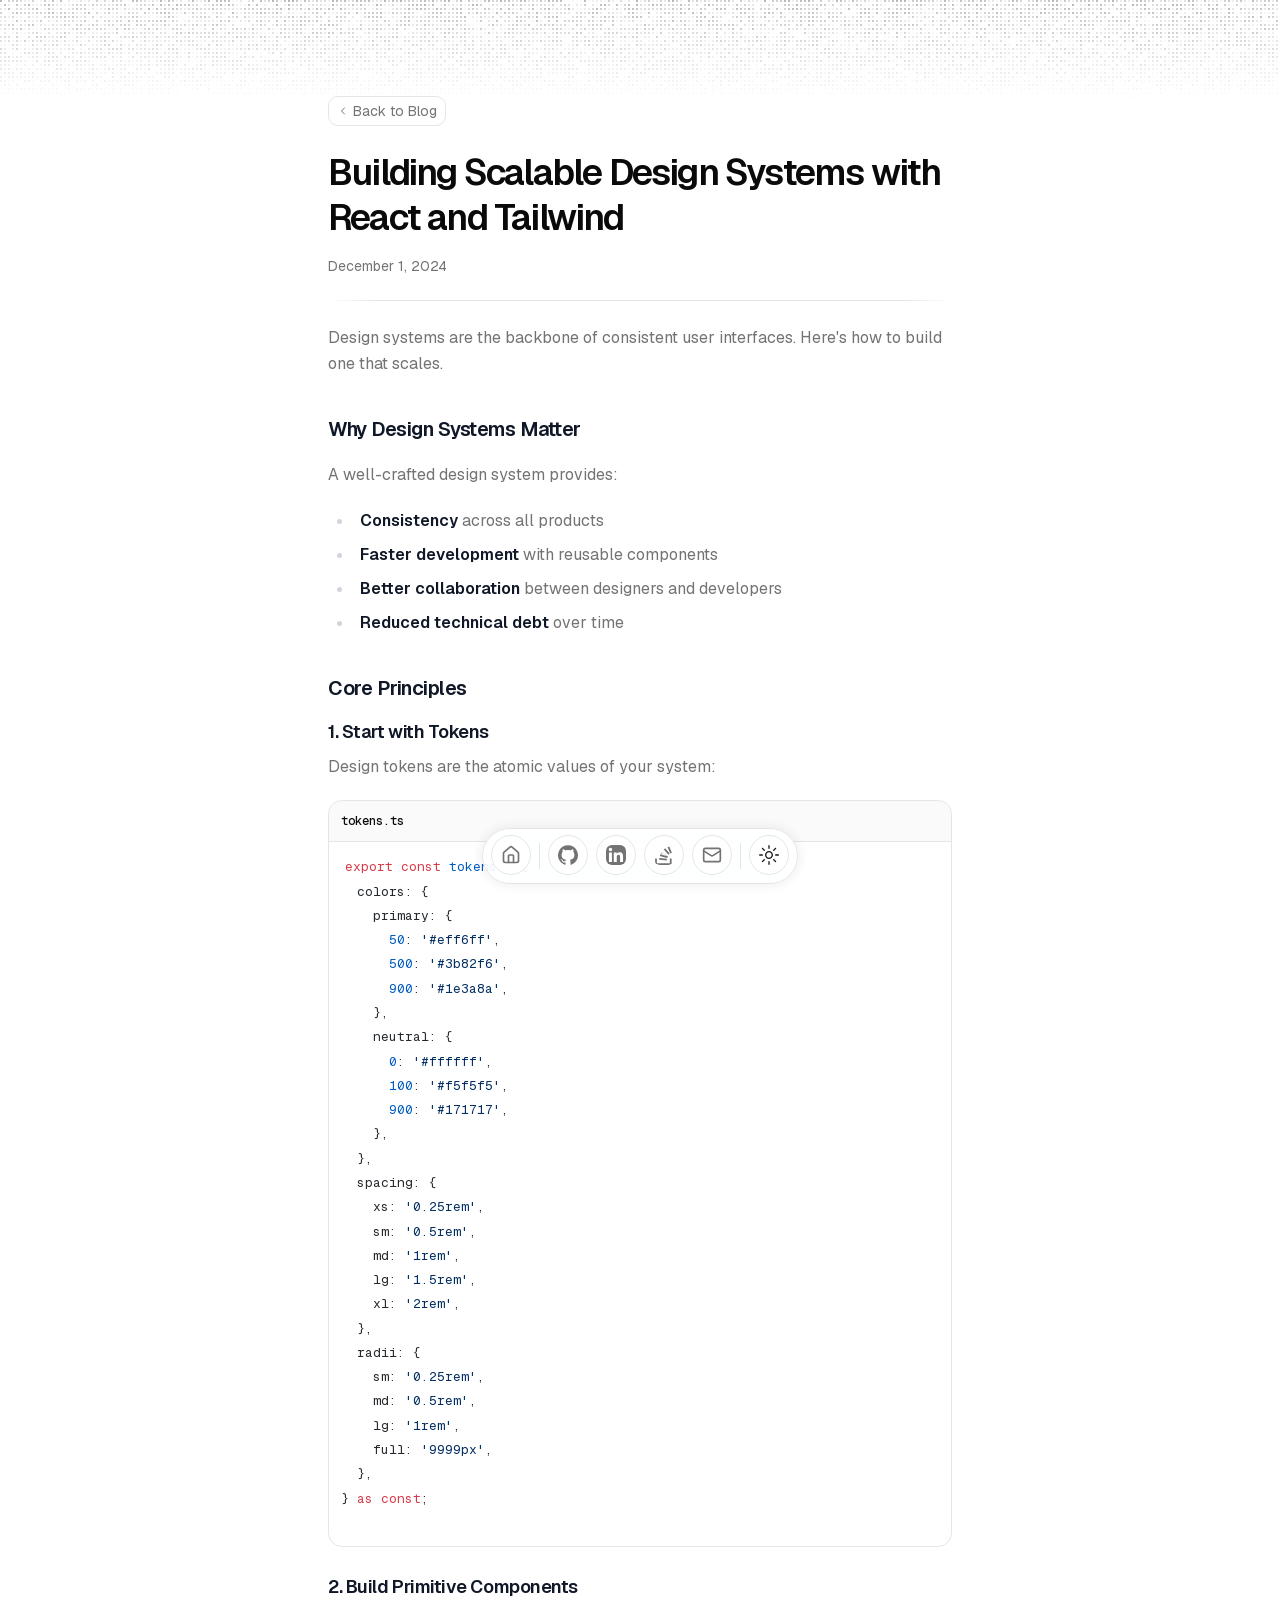
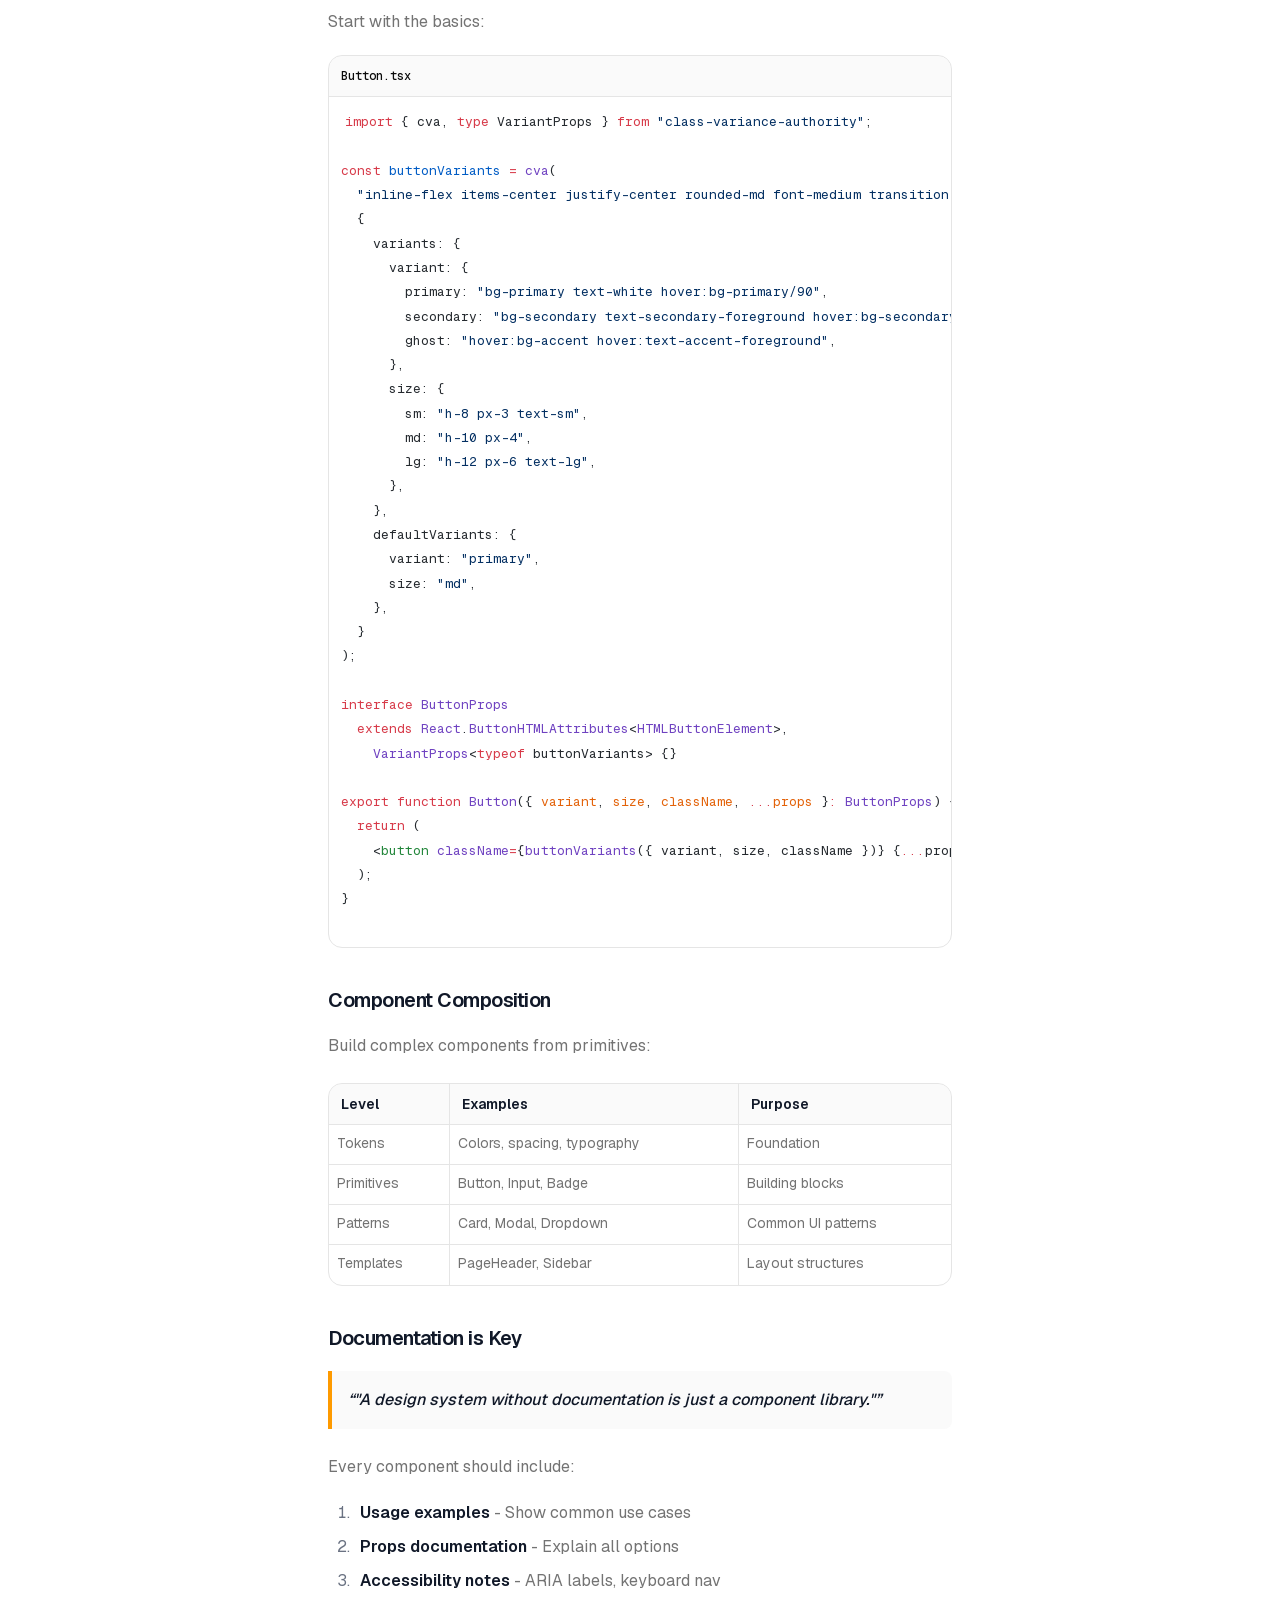
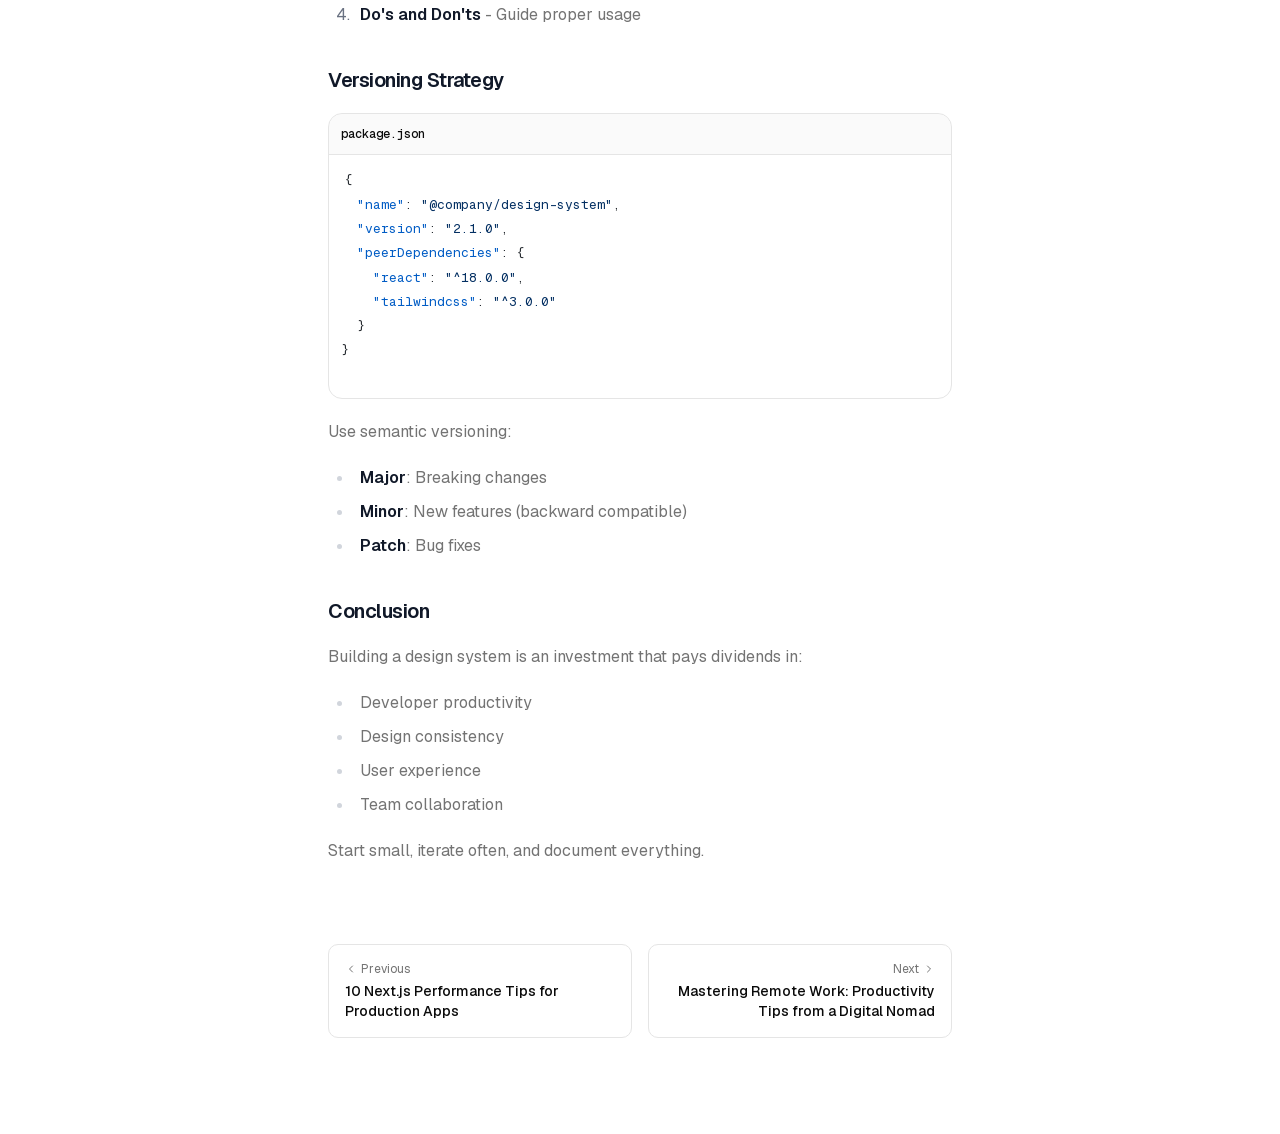
<file: blog/building-design-systems.html>
<!DOCTYPE html><!--duUhRTTzjSnf0hJNorSr6--><html lang="en"><head><meta charSet="utf-8"/><meta name="viewport" content="width=device-width, initial-scale=1"/><link rel="preload" href="/_next/static/media/797e433ab948586e-s.p.29207c2f.woff2" as="font" crossorigin="" type="font/woff2"/><link rel="preload" href="/_next/static/media/caa3a2e1cccd8315-s.p.3b6cae6d.woff2" as="font" crossorigin="" type="font/woff2"/><link rel="stylesheet" href="/_next/static/chunks/5c1dd49bebcb766c.css" data-precedence="next"/><link rel="preload" as="script" fetchPriority="low" href="/_next/static/chunks/e47f292ce1b5137c.js"/><script src="/_next/static/chunks/75af5e8c7bf68d64.js" async=""></script><script src="/_next/static/chunks/6639295bdfff2a4c.js" async=""></script><script src="/_next/static/chunks/e5d9ebb4943b2fe8.js" async=""></script><script src="/_next/static/chunks/turbopack-2d96150a00ce0001.js" async=""></script><script src="/_next/static/chunks/93cd3038e8649c57.js" async=""></script><script src="/_next/static/chunks/bb5c287803b23072.js" async=""></script><script src="/_next/static/chunks/3a6d4a4ac03d02e9.js" async=""></script><script src="/_next/static/chunks/bc272f4ea0e5379d.js" async=""></script><script src="/_next/static/chunks/46196a5055940497.js" async=""></script><script src="/_next/static/chunks/28dc4b7ae21dc85e.js" async=""></script><script src="/_next/static/chunks/414da866dc0085e3.js" async=""></script><script src="/_next/static/chunks/68a73e371a9bbaa3.js" async=""></script><meta name="next-size-adjust" content=""/><title>Building Scalable Design Systems with React and Tailwind | Hamid Keyhani Dehnavi</title><meta name="description" content="A comprehensive guide to creating maintainable design systems that scale with your team and product."/><meta name="robots" content="index, follow"/><meta name="googlebot" content="index, follow, max-video-preview:-1, max-image-preview:large, max-snippet:-1"/><meta property="og:title" content="Building Scalable Design Systems with React and Tailwind"/><meta property="og:description" content="A comprehensive guide to creating maintainable design systems that scale with your team and product."/><meta property="og:url" content="https://github.com/hamidkeyhani/blog/building-design-systems"/><meta property="og:image" content="https://github.com/hamidkeyhanihttps://images.unsplash.com/photo-1558655146-9f40138edfeb?w=800&amp;h=192&amp;fit=crop"/><meta property="og:type" content="article"/><meta property="article:published_time" content="2024-12-01"/><meta name="twitter:card" content="summary_large_image"/><meta name="twitter:title" content="Building Scalable Design Systems with React and Tailwind"/><meta name="twitter:description" content="A comprehensive guide to creating maintainable design systems that scale with your team and product."/><meta name="twitter:image" content="https://github.com/hamidkeyhanihttps://images.unsplash.com/photo-1558655146-9f40138edfeb?w=800&amp;h=192&amp;fit=crop"/><link rel="icon" href="/favicon.ico?favicon.0b3bf435.ico" sizes="256x256" type="image/x-icon"/><script src="/_next/static/chunks/a6dad97d9634a72d.js" noModule=""></script></head><body class="min-h-screen bg-background font-sans antialiased relative geist_a4f9adef-module__rTGU2W__variable geist_mono_f41124e8-module__uIW-CG__variable"><div hidden=""><!--$--><!--/$--></div><script>((a,b,c,d,e,f,g,h)=>{let i=document.documentElement,j=["light","dark"];function k(b){var c;(Array.isArray(a)?a:[a]).forEach(a=>{let c="class"===a,d=c&&f?e.map(a=>f[a]||a):e;c?(i.classList.remove(...d),i.classList.add(f&&f[b]?f[b]:b)):i.setAttribute(a,b)}),c=b,h&&j.includes(c)&&(i.style.colorScheme=c)}if(d)k(d);else try{let a=localStorage.getItem(b)||c,d=g&&"system"===a?window.matchMedia("(prefers-color-scheme: dark)").matches?"dark":"light":a;k(d)}catch(a){}})("class","theme","light",null,["light","dark"],null,true,true)</script><div class="absolute inset-0 top-0 left-0 right-0 h-[100px] overflow-hidden z-0"><div class="h-full w-full" style="mask-image:linear-gradient(to bottom, black, transparent);-webkit-mask-image:linear-gradient(to bottom, black, transparent)"><canvas class="pointer-events-none" style="width:0;height:0"></canvas></div></div><div class="relative z-10 max-w-2xl mx-auto py-12 pb-24 sm:py-24 px-6"><section id="blog"><script type="application/ld+json">{"@context":"https://schema.org","@type":"BlogPosting","headline":"Building Scalable Design Systems with React and Tailwind","datePublished":"2024-12-01","dateModified":"2024-12-01","description":"A comprehensive guide to creating maintainable design systems that scale with your team and product.","image":"https://github.com/hamidkeyhanihttps://images.unsplash.com/photo-1558655146-9f40138edfeb?w=800&h=192&fit=crop","url":"https://github.com/hamidkeyhani/blog/building-design-systems","author":{"@type":"Person","name":"Hamid Keyhani Dehnavi"}}</script><div class="flex justify-start gap-4 items-center"><a class="text-sm text-muted-foreground hover:text-foreground transition-colors border border-border rounded-lg px-2 py-1 inline-flex items-center gap-1 mb-6 group" aria-label="Back to Blog" href="/blog"><svg xmlns="http://www.w3.org/2000/svg" width="24" height="24" viewBox="0 0 24 24" fill="none" stroke="currentColor" stroke-width="2" stroke-linecap="round" stroke-linejoin="round" class="lucide lucide-chevron-left size-3 group-hover:-translate-x-px transition-transform" aria-hidden="true"><path d="m15 18-6-6 6-6"></path></svg>Back to Blog</a></div><div class="flex flex-col gap-4"><h1 class="title font-semibold text-3xl md:text-4xl tracking-tighter leading-tight">Building Scalable Design Systems with React and Tailwind</h1><p class="text-sm text-muted-foreground">December 1, 2024</p></div><div class="my-6 flex w-full items-center"><div class="flex-1 h-px bg-border" style="mask-image:linear-gradient(90deg, transparent, black 8%, black 92%, transparent);-webkit-mask-image:linear-gradient(90deg, transparent, black 8%, black 92%, transparent)"></div></div><article class="prose max-w-full text-pretty font-sans leading-relaxed text-muted-foreground dark:prose-invert"><p>Design systems are the backbone of consistent user interfaces. Here&#x27;s how to build one that scales.</p>
<h2>Why Design Systems Matter</h2>
<p>A well-crafted design system provides:</p>
<ul>
<li><strong>Consistency</strong> across all products</li>
<li><strong>Faster development</strong> with reusable components</li>
<li><strong>Better collaboration</strong> between designers and developers</li>
<li><strong>Reduced technical debt</strong> over time</li>
</ul>
<h2>Core Principles</h2>
<h3>1. Start with Tokens</h3>
<p>Design tokens are the atomic values of your system:</p>
<div class="group relative rounded-xl overflow-hidden border border-border"><pre class="p-0! m-0! overflow-x-auto"><button class="inline-flex items-center justify-center whitespace-nowrap text-sm font-medium focus-visible:outline-none focus-visible:ring-1 focus-visible:ring-ring disabled:pointer-events-none disabled:opacity-50 bg-background hover:bg-accent hover:text-accent-foreground absolute size-8 text-primary cursor-pointer right-3 opacity-100 lg:opacity-0 lg:group-hover:opacity-100 transition-opacity rounded-md border border-border shadow-none top-3" aria-label="Copy code"><svg xmlns="http://www.w3.org/2000/svg" width="24" height="24" viewBox="0 0 24 24" fill="none" stroke="currentColor" stroke-width="2" stroke-linecap="round" stroke-linejoin="round" class="lucide lucide-copy size-4" aria-hidden="true"><rect width="14" height="14" x="8" y="8" rx="2" ry="2"></rect><path d="M4 16c-1.1 0-2-.9-2-2V4c0-1.1.9-2 2-2h10c1.1 0 2 .9 2 2"></path></svg></button><div class="p-4"><code class="language-typescript" data-meta="title=&quot;tokens.ts&quot;" data-title="tokens.ts">export const tokens = {
  colors: {
    primary: {
      50: &#x27;#eff6ff&#x27;,
      500: &#x27;#3b82f6&#x27;,
      900: &#x27;#1e3a8a&#x27;,
    },
    neutral: {
      0: &#x27;#ffffff&#x27;,
      100: &#x27;#f5f5f5&#x27;,
      900: &#x27;#171717&#x27;,
    },
  },
  spacing: {
    xs: &#x27;0.25rem&#x27;,
    sm: &#x27;0.5rem&#x27;,
    md: &#x27;1rem&#x27;,
    lg: &#x27;1.5rem&#x27;,
    xl: &#x27;2rem&#x27;,
  },
  radii: {
    sm: &#x27;0.25rem&#x27;,
    md: &#x27;0.5rem&#x27;,
    lg: &#x27;1rem&#x27;,
    full: &#x27;9999px&#x27;,
  },
} as const;
</code></div></pre></div>
<h3>2. Build Primitive Components</h3>
<p>Start with the basics:</p>
<div class="group relative rounded-xl overflow-hidden border border-border"><pre class="p-0! m-0! overflow-x-auto"><button class="inline-flex items-center justify-center whitespace-nowrap text-sm font-medium focus-visible:outline-none focus-visible:ring-1 focus-visible:ring-ring disabled:pointer-events-none disabled:opacity-50 bg-background hover:bg-accent hover:text-accent-foreground absolute size-8 text-primary cursor-pointer right-3 opacity-100 lg:opacity-0 lg:group-hover:opacity-100 transition-opacity rounded-md border border-border shadow-none top-3" aria-label="Copy code"><svg xmlns="http://www.w3.org/2000/svg" width="24" height="24" viewBox="0 0 24 24" fill="none" stroke="currentColor" stroke-width="2" stroke-linecap="round" stroke-linejoin="round" class="lucide lucide-copy size-4" aria-hidden="true"><rect width="14" height="14" x="8" y="8" rx="2" ry="2"></rect><path d="M4 16c-1.1 0-2-.9-2-2V4c0-1.1.9-2 2-2h10c1.1 0 2 .9 2 2"></path></svg></button><div class="p-4"><code class="language-tsx" data-meta="title=&quot;Button.tsx&quot;" data-title="Button.tsx">import { cva, type VariantProps } from &quot;class-variance-authority&quot;;

const buttonVariants = cva(
  &quot;inline-flex items-center justify-center rounded-md font-medium transition-colors&quot;,
  {
    variants: {
      variant: {
        primary: &quot;bg-primary text-white hover:bg-primary/90&quot;,
        secondary: &quot;bg-secondary text-secondary-foreground hover:bg-secondary/80&quot;,
        ghost: &quot;hover:bg-accent hover:text-accent-foreground&quot;,
      },
      size: {
        sm: &quot;h-8 px-3 text-sm&quot;,
        md: &quot;h-10 px-4&quot;,
        lg: &quot;h-12 px-6 text-lg&quot;,
      },
    },
    defaultVariants: {
      variant: &quot;primary&quot;,
      size: &quot;md&quot;,
    },
  }
);

interface ButtonProps
  extends React.ButtonHTMLAttributes&lt;HTMLButtonElement&gt;,
    VariantProps&lt;typeof buttonVariants&gt; {}

export function Button({ variant, size, className, ...props }: ButtonProps) {
  return (
    &lt;button className={buttonVariants({ variant, size, className })} {...props} /&gt;
  );
}
</code></div></pre></div>
<h2>Component Composition</h2>
<p>Build complex components from primitives:</p>
<div class="my-6 border border-border rounded-xl overflow-hidden"><div class="w-full overflow-x-auto"><table class="m-0! w-full min-w-full border-separate border-spacing-0"><thead><tr><th>Level</th><th>Examples</th><th>Purpose</th></tr></thead><tbody><tr><td>Tokens</td><td>Colors, spacing, typography</td><td>Foundation</td></tr><tr><td>Primitives</td><td>Button, Input, Badge</td><td>Building blocks</td></tr><tr><td>Patterns</td><td>Card, Modal, Dropdown</td><td>Common UI patterns</td></tr><tr><td>Templates</td><td>PageHeader, Sidebar</td><td>Layout structures</td></tr></tbody></table></div></div>
<h2>Documentation is Key</h2>
<blockquote>
<p>&quot;A design system without documentation is just a component library.&quot;</p>
</blockquote>
<p>Every component should include:</p>
<ol>
<li><strong>Usage examples</strong> - Show common use cases</li>
<li><strong>Props documentation</strong> - Explain all options</li>
<li><strong>Accessibility notes</strong> - ARIA labels, keyboard nav</li>
<li><strong>Do&#x27;s and Don&#x27;ts</strong> - Guide proper usage</li>
</ol>
<h2>Versioning Strategy</h2>
<div class="group relative rounded-xl overflow-hidden border border-border"><pre class="p-0! m-0! overflow-x-auto"><button class="inline-flex items-center justify-center whitespace-nowrap text-sm font-medium focus-visible:outline-none focus-visible:ring-1 focus-visible:ring-ring disabled:pointer-events-none disabled:opacity-50 bg-background hover:bg-accent hover:text-accent-foreground absolute size-8 text-primary cursor-pointer right-3 opacity-100 lg:opacity-0 lg:group-hover:opacity-100 transition-opacity rounded-md border border-border shadow-none top-3" aria-label="Copy code"><svg xmlns="http://www.w3.org/2000/svg" width="24" height="24" viewBox="0 0 24 24" fill="none" stroke="currentColor" stroke-width="2" stroke-linecap="round" stroke-linejoin="round" class="lucide lucide-copy size-4" aria-hidden="true"><rect width="14" height="14" x="8" y="8" rx="2" ry="2"></rect><path d="M4 16c-1.1 0-2-.9-2-2V4c0-1.1.9-2 2-2h10c1.1 0 2 .9 2 2"></path></svg></button><div class="p-4"><code class="language-json" data-meta="title=&quot;package.json&quot;" data-title="package.json">{
  &quot;name&quot;: &quot;@company/design-system&quot;,
  &quot;version&quot;: &quot;2.1.0&quot;,
  &quot;peerDependencies&quot;: {
    &quot;react&quot;: &quot;^18.0.0&quot;,
    &quot;tailwindcss&quot;: &quot;^3.0.0&quot;
  }
}
</code></div></pre></div>
<p>Use semantic versioning:</p>
<ul>
<li><strong>Major</strong>: Breaking changes</li>
<li><strong>Minor</strong>: New features (backward compatible)</li>
<li><strong>Patch</strong>: Bug fixes</li>
</ul>
<h2>Conclusion</h2>
<p>Building a design system is an investment that pays dividends in:</p>
<ul>
<li>Developer productivity</li>
<li>Design consistency</li>
<li>User experience</li>
<li>Team collaboration</li>
</ul>
<p>Start small, iterate often, and document everything.</p></article><nav class="mt-12 pt-8 max-w-2xl"><div class="flex flex-col sm:flex-row justify-between gap-4"><a class="group flex-1 flex flex-col gap-1 p-4 rounded-lg border border-border hover:bg-accent/50 transition-colors" href="/blog/nextjs-performance-tips"><span class="flex items-center gap-1 text-xs text-muted-foreground"><svg xmlns="http://www.w3.org/2000/svg" width="24" height="24" viewBox="0 0 24 24" fill="none" stroke="currentColor" stroke-width="2" stroke-linecap="round" stroke-linejoin="round" class="lucide lucide-chevron-left size-3" aria-hidden="true"><path d="m15 18-6-6 6-6"></path></svg>Previous</span><span class="text-sm font-medium group-hover:text-foreground transition-colors whitespace-normal wrap-break-word">10 Next.js Performance Tips for Production Apps</span></a><a class="group flex-1 flex flex-col gap-1 p-4 rounded-lg border border-border hover:bg-accent/50 transition-colors text-right" href="/blog/remote-work-productivity"><span class="flex items-center justify-end gap-1 text-xs text-muted-foreground">Next<svg xmlns="http://www.w3.org/2000/svg" width="24" height="24" viewBox="0 0 24 24" fill="none" stroke="currentColor" stroke-width="2" stroke-linecap="round" stroke-linejoin="round" class="lucide lucide-chevron-right size-3" aria-hidden="true"><path d="m9 18 6-6-6-6"></path></svg></span><span class="text-sm font-medium group-hover:text-foreground transition-colors whitespace-normal wrap-break-word">Mastering Remote Work: Productivity Tips from a Digital Nomad</span></a></div></nav></section><!--$--><!--/$--></div><div class="pointer-events-none fixed inset-x-0 bottom-4 z-30"><div class="items-end justify-center overflow-visible rounded-full z-50 pointer-events-auto relative h-14 p-2 w-fit mx-auto flex gap-2 border bg-card/90 backdrop-blur-3xl shadow-[0_0_10px_3px] shadow-primary/5"><a href="/" data-state="closed"><div class="relative flex aspect-square items-center justify-center shrink-0 rounded-3xl cursor-pointer size-full bg-background p-0 text-muted-foreground hover:text-foreground hover:bg-muted backdrop-blur-3xl border border-border transition-colors" style="width:40px;height:40px"><div class="flex items-center justify-center" style="width:20px;height:20px"><svg xmlns="http://www.w3.org/2000/svg" width="24" height="24" viewBox="0 0 24 24" fill="none" stroke="currentColor" stroke-width="2" stroke-linecap="round" stroke-linejoin="round" class="lucide lucide-house size-full rounded-sm overflow-hidden object-contain" aria-hidden="true"><path d="M15 21v-8a1 1 0 0 0-1-1h-4a1 1 0 0 0-1 1v8"></path><path d="M3 10a2 2 0 0 1 .709-1.528l7-6a2 2 0 0 1 2.582 0l7 6A2 2 0 0 1 21 10v9a2 2 0 0 1-2 2H5a2 2 0 0 1-2-2z"></path></svg></div></div></a><div data-orientation="vertical" role="none" class="shrink-0 h-2/3 m-auto w-px bg-border"></div><a href="https://github.com/hamidkeyhani" target="_blank" rel="noopener noreferrer" data-state="closed"><div class="relative flex aspect-square items-center justify-center shrink-0 rounded-3xl cursor-pointer size-full bg-background p-0 text-muted-foreground hover:text-foreground hover:bg-muted backdrop-blur-3xl border border-border transition-colors" style="width:40px;height:40px"><div class="flex items-center justify-center" style="width:20px;height:20px"><svg viewBox="0 0 438.549 438.549" xmlns="http://www.w3.org/2000/svg" role="img" class="size-full rounded-sm overflow-hidden object-contain"><title>GitHub</title><path fill="currentColor" d="M409.132 114.573c-19.608-33.596-46.205-60.194-79.798-79.8-33.598-19.607-70.277-29.408-110.063-29.408-39.781 0-76.472 9.804-110.063 29.408-33.596 19.605-60.192 46.204-79.8 79.8C9.803 148.168 0 184.854 0 224.63c0 47.78 13.94 90.745 41.827 128.906 27.884 38.164 63.906 64.572 108.063 79.227 5.14.954 8.945.283 11.419-1.996 2.475-2.282 3.711-5.14 3.711-8.562 0-.571-.049-5.708-.144-15.417a2549.81 2549.81 0 01-.144-25.406l-6.567 1.136c-4.187.767-9.469 1.092-15.846 1-6.374-.089-12.991-.757-19.842-1.999-6.854-1.231-13.229-4.086-19.13-8.559-5.898-4.473-10.085-10.328-12.56-17.556l-2.855-6.57c-1.903-4.374-4.899-9.233-8.992-14.559-4.093-5.331-8.232-8.945-12.419-10.848l-1.999-1.431c-1.332-.951-2.568-2.098-3.711-3.429-1.142-1.331-1.997-2.663-2.568-3.997-.572-1.335-.098-2.43 1.427-3.289 1.525-.859 4.281-1.276 8.28-1.276l5.708.853c3.807.763 8.516 3.042 14.133 6.851 5.614 3.806 10.229 8.754 13.846 14.842 4.38 7.806 9.657 13.754 15.846 17.847 6.184 4.093 12.419 6.136 18.699 6.136 6.28 0 11.704-.476 16.274-1.423 4.565-.952 8.848-2.383 12.847-4.285 1.713-12.758 6.377-22.559 13.988-29.41-10.848-1.14-20.601-2.857-29.264-5.14-8.658-2.286-17.605-5.996-26.835-11.14-9.235-5.137-16.896-11.516-22.985-19.126-6.09-7.614-11.088-17.61-14.987-29.979-3.901-12.374-5.852-26.648-5.852-42.826 0-23.035 7.52-42.637 22.557-58.817-7.044-17.318-6.379-36.732 1.997-58.24 5.52-1.715 13.706-.428 24.554 3.853 10.85 4.283 18.794 7.952 23.84 10.994 5.046 3.041 9.089 5.618 12.135 7.708 17.705-4.947 35.976-7.421 54.818-7.421s37.117 2.474 54.823 7.421l10.849-6.849c7.419-4.57 16.18-8.758 26.262-12.565 10.088-3.805 17.802-4.853 23.134-3.138 8.562 21.509 9.325 40.922 2.279 58.24 15.036 16.18 22.559 35.787 22.559 58.817 0 16.178-1.958 30.497-5.853 42.966-3.9 12.471-8.941 22.457-15.125 29.979-6.191 7.521-13.901 13.85-23.131 18.986-9.232 5.14-18.182 8.85-26.84 11.136-8.662 2.286-18.415 4.004-29.263 5.146 9.894 8.562 14.842 22.077 14.842 40.539v60.237c0 3.422 1.19 6.279 3.572 8.562 2.379 2.279 6.136 2.95 11.276 1.995 44.163-14.653 80.185-41.062 108.068-79.226 27.88-38.161 41.825-81.126 41.825-128.906-.01-39.771-9.818-76.454-29.414-110.049z"></path></svg></div></div></a><a href="https://www.linkedin.com/in/hamidkeyhani/" target="_blank" rel="noopener noreferrer" data-state="closed"><div class="relative flex aspect-square items-center justify-center shrink-0 rounded-3xl cursor-pointer size-full bg-background p-0 text-muted-foreground hover:text-foreground hover:bg-muted backdrop-blur-3xl border border-border transition-colors" style="width:40px;height:40px"><div class="flex items-center justify-center" style="width:20px;height:20px"><svg viewBox="0 0 24 24" xmlns="http://www.w3.org/2000/svg" class="size-full rounded-sm overflow-hidden object-contain"><title>LinkedIn</title><path fill="currentColor" d="M20.447 20.452h-3.554v-5.569c0-1.328-.027-3.037-1.852-3.037-1.853 0-2.136 1.445-2.136 2.939v5.667H9.351V9h3.414v1.561h.046c.477-.9 1.637-1.85 3.37-1.85 3.601 0 4.267 2.37 4.267 5.455v6.286zM5.337 7.433c-1.144 0-2.063-.926-2.063-2.065 0-1.138.92-2.063 2.063-2.063 1.14 0 2.064.925 2.064 2.063 0 1.139-.925 2.065-2.064 2.065zm1.782 13.019H3.555V9h3.564v11.452zM22.225 0H1.771C.792 0 0 .774 0 1.729v20.542C0 23.227.792 24 1.771 24h20.451C23.2 24 24 23.227 24 22.271V1.729C24 .774 23.2 0 22.222 0h.003z"></path></svg></div></div></a><a href="https://stackoverflow.com/users/8399393/hamid-keyhani" target="_blank" rel="noopener noreferrer" data-state="closed"><div class="relative flex aspect-square items-center justify-center shrink-0 rounded-3xl cursor-pointer size-full bg-background p-0 text-muted-foreground hover:text-foreground hover:bg-muted backdrop-blur-3xl border border-border transition-colors" style="width:40px;height:40px"><div class="flex items-center justify-center" style="width:20px;height:20px"><svg viewBox="0 0 24 24" fill="currentColor" xmlns="http://www.w3.org/2000/svg" class="size-full rounded-sm overflow-hidden object-contain"><title>Stack Overflow</title><path d="M18.986 21.867v-5.673h2.156v7.83H1.313v-7.83h2.156v5.673h15.517zm-12.72-4.103l9.043.905.198-2.122-9.043-.905-.198 2.122zm.765-4.482l8.288 2.302.585-2.05-8.288-2.303-.585 2.051zm1.758-4.238l7.078 4.31.144 2.127.973-1.604-7.079-4.31-.973 1.604-.143-2.126zm3.01-3.693l5.352 6.326 1.635-1.385-5.353-6.326-1.634 1.385zm4.498-2.733l3.203 7.643 1.986-.83-3.202-7.643-1.987.83z"></path></svg></div></div></a><a href="mailto:hamidkeyhani977@gmail.com" data-state="closed"><div class="relative flex aspect-square items-center justify-center shrink-0 rounded-3xl cursor-pointer size-full bg-background p-0 text-muted-foreground hover:text-foreground hover:bg-muted backdrop-blur-3xl border border-border transition-colors" style="width:40px;height:40px"><div class="flex items-center justify-center" style="width:20px;height:20px"><svg xmlns="http://www.w3.org/2000/svg" width="24" height="24" viewBox="0 0 24 24" fill="none" stroke="currentColor" stroke-width="2" stroke-linecap="round" stroke-linejoin="round" class="lucide lucide-mail size-full rounded-sm overflow-hidden object-contain" aria-hidden="true"><path d="m22 7-8.991 5.727a2 2 0 0 1-2.009 0L2 7"></path><rect x="2" y="4" width="20" height="16" rx="2"></rect></svg></div></div></a><div data-orientation="vertical" role="none" class="shrink-0 h-2/3 m-auto w-px bg-border"></div><div class="relative flex aspect-square items-center justify-center shrink-0 rounded-3xl cursor-pointer size-full bg-background p-0 text-muted-foreground hover:text-foreground hover:bg-muted backdrop-blur-3xl border border-border transition-colors" style="width:40px;height:40px"><div class="flex items-center justify-center" style="width:20px;height:20px"><button class="inline-flex items-center justify-center whitespace-nowrap text-sm font-medium transition-colors focus-visible:outline-none focus-visible:ring-1 focus-visible:ring-ring disabled:pointer-events-none disabled:opacity-50 text-primary underline-offset-4 hover:underline rounded-full size-full cursor-pointer" type="button"><svg width="15" height="15" viewBox="0 0 15 15" fill="none" xmlns="http://www.w3.org/2000/svg" class="h-full w-full"><path d="M7.5 0C7.77614 0 8 0.223858 8 0.5V2.5C8 2.77614 7.77614 3 7.5 3C7.22386 3 7 2.77614 7 2.5V0.5C7 0.223858 7.22386 0 7.5 0ZM2.1967 2.1967C2.39196 2.00144 2.70854 2.00144 2.90381 2.1967L4.31802 3.61091C4.51328 3.80617 4.51328 4.12276 4.31802 4.31802C4.12276 4.51328 3.80617 4.51328 3.61091 4.31802L2.1967 2.90381C2.00144 2.70854 2.00144 2.39196 2.1967 2.1967ZM0.5 7C0.223858 7 0 7.22386 0 7.5C0 7.77614 0.223858 8 0.5 8H2.5C2.77614 8 3 7.77614 3 7.5C3 7.22386 2.77614 7 2.5 7H0.5ZM2.1967 12.8033C2.00144 12.608 2.00144 12.2915 2.1967 12.0962L3.61091 10.682C3.80617 10.4867 4.12276 10.4867 4.31802 10.682C4.51328 10.8772 4.51328 11.1938 4.31802 11.3891L2.90381 12.8033C2.70854 12.9986 2.39196 12.9986 2.1967 12.8033ZM12.5 7C12.2239 7 12 7.22386 12 7.5C12 7.77614 12.2239 8 12.5 8H14.5C14.7761 8 15 7.77614 15 7.5C15 7.22386 14.7761 7 14.5 7H12.5ZM10.682 4.31802C10.4867 4.12276 10.4867 3.80617 10.682 3.61091L12.0962 2.1967C12.2915 2.00144 12.608 2.00144 12.8033 2.1967C12.9986 2.39196 12.9986 2.70854 12.8033 2.90381L11.3891 4.31802C11.1938 4.51328 10.8772 4.51328 10.682 4.31802ZM8 12.5C8 12.2239 7.77614 12 7.5 12C7.22386 12 7 12.2239 7 12.5V14.5C7 14.7761 7.22386 15 7.5 15C7.77614 15 8 14.7761 8 14.5V12.5ZM10.682 10.682C10.8772 10.4867 11.1938 10.4867 11.3891 10.682L12.8033 12.0962C12.9986 12.2915 12.9986 12.608 12.8033 12.8033C12.608 12.9986 12.2915 12.9986 12.0962 12.8033L10.682 11.3891C10.4867 11.1938 10.4867 10.8772 10.682 10.682ZM5.5 7.5C5.5 6.39543 6.39543 5.5 7.5 5.5C8.60457 5.5 9.5 6.39543 9.5 7.5C9.5 8.60457 8.60457 9.5 7.5 9.5C6.39543 9.5 5.5 8.60457 5.5 7.5ZM7.5 4.5C5.84315 4.5 4.5 5.84315 4.5 7.5C4.5 9.15685 5.84315 10.5 7.5 10.5C9.15685 10.5 10.5 9.15685 10.5 7.5C10.5 5.84315 9.15685 4.5 7.5 4.5Z" fill="currentColor" fill-rule="evenodd" clip-rule="evenodd"></path></svg><svg width="15" height="15" viewBox="0 0 15 15" fill="none" xmlns="http://www.w3.org/2000/svg" class="hidden h-full w-full"><path d="M2.89998 0.499976C2.89998 0.279062 2.72089 0.0999756 2.49998 0.0999756C2.27906 0.0999756 2.09998 0.279062 2.09998 0.499976V1.09998H1.49998C1.27906 1.09998 1.09998 1.27906 1.09998 1.49998C1.09998 1.72089 1.27906 1.89998 1.49998 1.89998H2.09998V2.49998C2.09998 2.72089 2.27906 2.89998 2.49998 2.89998C2.72089 2.89998 2.89998 2.72089 2.89998 2.49998V1.89998H3.49998C3.72089 1.89998 3.89998 1.72089 3.89998 1.49998C3.89998 1.27906 3.72089 1.09998 3.49998 1.09998H2.89998V0.499976ZM5.89998 3.49998C5.89998 3.27906 5.72089 3.09998 5.49998 3.09998C5.27906 3.09998 5.09998 3.27906 5.09998 3.49998V4.09998H4.49998C4.27906 4.09998 4.09998 4.27906 4.09998 4.49998C4.09998 4.72089 4.27906 4.89998 4.49998 4.89998H5.09998V5.49998C5.09998 5.72089 5.27906 5.89998 5.49998 5.89998C5.72089 5.89998 5.89998 5.72089 5.89998 5.49998V4.89998H6.49998C6.72089 4.89998 6.89998 4.72089 6.89998 4.49998C6.89998 4.27906 6.72089 4.09998 6.49998 4.09998H5.89998V3.49998ZM1.89998 6.49998C1.89998 6.27906 1.72089 6.09998 1.49998 6.09998C1.27906 6.09998 1.09998 6.27906 1.09998 6.49998V7.09998H0.499976C0.279062 7.09998 0.0999756 7.27906 0.0999756 7.49998C0.0999756 7.72089 0.279062 7.89998 0.499976 7.89998H1.09998V8.49998C1.09998 8.72089 1.27906 8.89997 1.49998 8.89997C1.72089 8.89997 1.89998 8.72089 1.89998 8.49998V7.89998H2.49998C2.72089 7.89998 2.89998 7.72089 2.89998 7.49998C2.89998 7.27906 2.72089 7.09998 2.49998 7.09998H1.89998V6.49998ZM8.54406 0.98184L8.24618 0.941586C8.03275 0.917676 7.90692 1.1655 8.02936 1.34194C8.17013 1.54479 8.29981 1.75592 8.41754 1.97445C8.91878 2.90485 9.20322 3.96932 9.20322 5.10022C9.20322 8.37201 6.82247 11.0878 3.69887 11.6097C3.45736 11.65 3.20988 11.6772 2.96008 11.6906C2.74563 11.702 2.62729 11.9535 2.77721 12.1072C2.84551 12.1773 2.91535 12.2458 2.98667 12.3128L3.05883 12.3795L3.31883 12.6045L3.50684 12.7532L3.62796 12.8433L3.81491 12.9742L3.99079 13.089C4.11175 13.1651 4.23536 13.2375 4.36157 13.3059L4.62496 13.4412L4.88553 13.5607L5.18837 13.6828L5.43169 13.7686C5.56564 13.8128 5.70149 13.8529 5.83857 13.8885C5.94262 13.9155 6.04767 13.9401 6.15405 13.9622C6.27993 13.9883 6.40713 14.0109 6.53544 14.0298L6.85241 14.0685L7.11934 14.0892C7.24637 14.0965 7.37436 14.1002 7.50322 14.1002C11.1483 14.1002 14.1032 11.1453 14.1032 7.50023C14.1032 7.25044 14.0893 7.00389 14.0623 6.76131L14.0255 6.48407C13.991 6.26083 13.9453 6.04129 13.8891 5.82642C13.8213 5.56709 13.7382 5.31398 13.6409 5.06881L13.5279 4.80132L13.4507 4.63542L13.3766 4.48666C13.2178 4.17773 13.0353 3.88295 12.8312 3.60423L12.6782 3.40352L12.4793 3.16432L12.3157 2.98361L12.1961 2.85951L12.0355 2.70246L11.8134 2.50184L11.4925 2.24191L11.2483 2.06498L10.9562 1.87446L10.6346 1.68894L10.3073 1.52378L10.1938 1.47176L9.95488 1.3706L9.67791 1.2669L9.42566 1.1846L9.10075 1.09489L8.83599 1.03486L8.54406 0.98184ZM10.4032 5.30023C10.4032 4.27588 10.2002 3.29829 9.83244 2.40604C11.7623 3.28995 13.1032 5.23862 13.1032 7.50023C13.1032 10.593 10.596 13.1002 7.50322 13.1002C6.63646 13.1002 5.81597 12.9036 5.08355 12.5522C6.5419 12.0941 7.81081 11.2082 8.74322 10.0416C8.87963 10.2284 9.10028 10.3497 9.34928 10.3497C9.76349 10.3497 10.0993 10.0139 10.0993 9.59971C10.0993 9.24256 9.84965 8.94373 9.51535 8.86816C9.57741 8.75165 9.63653 8.63334 9.6926 8.51332C9.88358 8.63163 10.1088 8.69993 10.35 8.69993C11.0403 8.69993 11.6 8.14028 11.6 7.44993C11.6 6.75976 11.0406 6.20024 10.3505 6.19993C10.3853 5.90487 10.4032 5.60464 10.4032 5.30023Z" fill="currentColor" fill-rule="evenodd" clip-rule="evenodd"></path></svg></button></div></div></div></div><script src="/_next/static/chunks/e47f292ce1b5137c.js" id="_R_" async=""></script><script>(self.__next_f=self.__next_f||[]).push([0])</script><script>self.__next_f.push([1,"1:\"$Sreact.fragment\"\n2:I[52812,[\"/_next/static/chunks/93cd3038e8649c57.js\",\"/_next/static/chunks/bb5c287803b23072.js\",\"/_next/static/chunks/3a6d4a4ac03d02e9.js\",\"/_next/static/chunks/bc272f4ea0e5379d.js\"],\"ThemeProvider\"]\n3:I[30467,[\"/_next/static/chunks/93cd3038e8649c57.js\",\"/_next/static/chunks/bb5c287803b23072.js\",\"/_next/static/chunks/3a6d4a4ac03d02e9.js\",\"/_next/static/chunks/bc272f4ea0e5379d.js\"],\"TooltipProvider\"]\n4:I[44263,[\"/_next/static/chunks/93cd3038e8649c57.js\",\"/_next/static/chunks/bb5c287803b23072.js\",\"/_next/static/chunks/3a6d4a4ac03d02e9.js\",\"/_next/static/chunks/bc272f4ea0e5379d.js\"],\"FlickeringGrid\"]\n5:I[6093,[\"/_next/static/chunks/46196a5055940497.js\",\"/_next/static/chunks/28dc4b7ae21dc85e.js\"],\"default\"]\n6:I[78653,[\"/_next/static/chunks/46196a5055940497.js\",\"/_next/static/chunks/28dc4b7ae21dc85e.js\"],\"default\"]\n7:I[86622,[\"/_next/static/chunks/93cd3038e8649c57.js\",\"/_next/static/chunks/bb5c287803b23072.js\",\"/_next/static/chunks/3a6d4a4ac03d02e9.js\",\"/_next/static/chunks/bc272f4ea0e5379d.js\",\"/_next/static/chunks/414da866dc0085e3.js\",\"/_next/static/chunks/68a73e371a9bbaa3.js\"],\"\"]\n8:I[44365,[\"/_next/static/chunks/93cd3038e8649c57.js\",\"/_next/static/chunks/bb5c287803b23072.js\",\"/_next/static/chunks/3a6d4a4ac03d02e9.js\",\"/_next/static/chunks/bc272f4ea0e5379d.js\"],\"Dock\"]\n9:I[30467,[\"/_next/static/chunks/93cd3038e8649c57.js\",\"/_next/static/chunks/bb5c287803b23072.js\",\"/_next/static/chunks/3a6d4a4ac03d02e9.js\",\"/_next/static/chunks/bc272f4ea0e5379d.js\"],\"Tooltip\"]\na:I[30467,[\"/_next/static/chunks/93cd3038e8649c57.js\",\"/_next/static/chunks/bb5c287803b23072.js\",\"/_next/static/chunks/3a6d4a4ac03d02e9.js\",\"/_next/static/chunks/bc272f4ea0e5379d.js\"],\"TooltipTrigger\"]\n18:I[88111,[],\"default\"]\n:HL[\"/_next/static/chunks/5c1dd49bebcb766c.css\",\"style\"]\n:HL[\"/_next/static/media/797e433ab948586e-s.p.29207c2f.woff2\",\"font\",{\"crossOrigin\":\"\",\"type\":\"font/woff2\"}]\n:HL[\"/_next/static/media/caa3a2e1cccd8315-s.p.3b6cae6d.woff2\",\"font\",{\"crossOrigin\":\"\",\"type\":\"font/woff2\"}]\n"])</script><script>self.__next_f.push([1,"0:{\"P\":null,\"b\":\"duUhRTTzjSnf0hJNorSr6\",\"c\":[\"\",\"blog\",\"building-design-systems\"],\"q\":\"\",\"i\":false,\"f\":[[[\"\",{\"children\":[\"blog\",{\"children\":[[\"slug\",\"building-design-systems\",\"d\"],{\"children\":[\"__PAGE__\",{}]}]}]},\"$undefined\",\"$undefined\",true],[[\"$\",\"$1\",\"c\",{\"children\":[[[\"$\",\"link\",\"0\",{\"rel\":\"stylesheet\",\"href\":\"/_next/static/chunks/5c1dd49bebcb766c.css\",\"precedence\":\"next\",\"crossOrigin\":\"$undefined\",\"nonce\":\"$undefined\"}],[\"$\",\"script\",\"script-0\",{\"src\":\"/_next/static/chunks/93cd3038e8649c57.js\",\"async\":true,\"nonce\":\"$undefined\"}],[\"$\",\"script\",\"script-1\",{\"src\":\"/_next/static/chunks/bb5c287803b23072.js\",\"async\":true,\"nonce\":\"$undefined\"}],[\"$\",\"script\",\"script-2\",{\"src\":\"/_next/static/chunks/3a6d4a4ac03d02e9.js\",\"async\":true,\"nonce\":\"$undefined\"}],[\"$\",\"script\",\"script-3\",{\"src\":\"/_next/static/chunks/bc272f4ea0e5379d.js\",\"async\":true,\"nonce\":\"$undefined\"}]],[\"$\",\"html\",null,{\"lang\":\"en\",\"suppressHydrationWarning\":true,\"children\":[\"$\",\"body\",null,{\"className\":\"min-h-screen bg-background font-sans antialiased relative geist_a4f9adef-module__rTGU2W__variable geist_mono_f41124e8-module__uIW-CG__variable\",\"children\":[\"$\",\"$L2\",null,{\"attribute\":\"class\",\"defaultTheme\":\"light\",\"children\":[\"$\",\"$L3\",null,{\"delayDuration\":0,\"children\":[[\"$\",\"div\",null,{\"className\":\"absolute inset-0 top-0 left-0 right-0 h-[100px] overflow-hidden z-0\",\"children\":[\"$\",\"$L4\",null,{\"className\":\"h-full w-full\",\"squareSize\":2,\"gridGap\":2,\"style\":{\"maskImage\":\"linear-gradient(to bottom, black, transparent)\",\"WebkitMaskImage\":\"linear-gradient(to bottom, black, transparent)\"}}]}],[\"$\",\"div\",null,{\"className\":\"relative z-10 max-w-2xl mx-auto py-12 pb-24 sm:py-24 px-6\",\"children\":[\"$\",\"$L5\",null,{\"parallelRouterKey\":\"children\",\"error\":\"$undefined\",\"errorStyles\":\"$undefined\",\"errorScripts\":\"$undefined\",\"template\":[\"$\",\"$L6\",null,{}],\"templateStyles\":\"$undefined\",\"templateScripts\":\"$undefined\",\"notFound\":[[\"$\",\"div\",null,{\"className\":\"min-h-[calc(100vh-12rem)] flex flex-col\",\"children\":[\"$\",\"div\",null,{\"className\":\"flex-1 flex items-center justify-center p-8\",\"children\":[\"$\",\"div\",null,{\"className\":\"flex flex-col items-center text-center max-w-md relative\",\"children\":[[\"$\",\"h1\",null,{\"className\":\"text-[200px] font-semibold font-mono bg-linear-to-b from-primary/30 to-secondary/10 text-transparent bg-clip-text absolute -top-40 left-1/2 -translate-x-1/2 mask-[linear-gradient(to_bottom,black,black_20%,transparent_80%)] tracking-tighter uppercase [-webkit-text-stroke:3px_hsl(var(--primary)/0.6)]\",\"children\":\"404\"}],[\"$\",\"h2\",null,{\"className\":\"text-4xl tracking-tight font-semibold text-foreground mb-2\",\"children\":\"Page Not Found\"}],[\"$\",\"p\",null,{\"className\":\"text-muted-foreground mb-8 text-balance tracking-tight font-medium\",\"children\":\"The page you're looking for doesn't exist or may have been moved.\"}],[\"$\",\"div\",null,{\"className\":\"flex flex-col sm:flex-row gap-3\",\"children\":[\"$\",\"$L7\",null,{\"href\":\"/\",\"children\":[\"$\",\"button\",null,{\"className\":\"inline-flex items-center justify-center whitespace-nowrap rounded-md text-sm font-medium transition-colors focus-visible:outline-none focus-visible:ring-1 focus-visible:ring-ring disabled:pointer-events-none disabled:opacity-50 border border-input bg-background shadow-sm hover:bg-accent hover:text-accent-foreground h-9 px-4 py-2 gap-2 cursor-pointer\",\"ref\":\"$undefined\",\"children\":[[\"$\",\"svg\",null,{\"ref\":\"$undefined\",\"xmlns\":\"http://www.w3.org/2000/svg\",\"width\":24,\"height\":24,\"viewBox\":\"0 0 24 24\",\"fill\":\"none\",\"stroke\":\"currentColor\",\"strokeWidth\":2,\"strokeLinecap\":\"round\",\"strokeLinejoin\":\"round\",\"className\":\"lucide lucide-house h-4 w-4\",\"aria-hidden\":\"true\",\"children\":[[\"$\",\"path\",\"5wwlr5\",{\"d\":\"M15 21v-8a1 1 0 0 0-1-1h-4a1 1 0 0 0-1 1v8\"}],[\"$\",\"path\",\"r6nss1\",{\"d\":\"M3 10a2 2 0 0 1 .709-1.528l7-6a2 2 0 0 1 2.582 0l7 6A2 2 0 0 1 21 10v9a2 2 0 0 1-2 2H5a2 2 0 0 1-2-2z\"}],\"$undefined\"]}],\"Go to Home\"]}]}]}]]}]}]}],[]],\"forbidden\":\"$undefined\",\"unauthorized\":\"$undefined\"}]}],[\"$\",\"div\",null,{\"className\":\"pointer-events-none fixed inset-x-0 bottom-4 z-30\",\"children\":[\"$\",\"$L8\",null,{\"className\":\"z-50 pointer-events-auto relative h-14 p-2 w-fit mx-auto flex gap-2 border bg-card/90 backdrop-blur-3xl shadow-[0_0_10px_3px] shadow-primary/5\",\"children\":[[[\"$\",\"$L9\",\"/\",{\"children\":[[\"$\",\"$La\",null,{\"asChild\":true,\"children\":[\"$\",\"a\",null,{\"href\":\"/\",\"target\":\"$undefined\",\"rel\":\"$undefined\",\"children\":\"$Lb\"}]}],\"$Lc\"]}]],\"$Ld\",[\"$Le\",\"$Lf\",\"$L10\",\"$L11\"],\"$L12\",\"$L13\"]}]}]]}]}]}]}]]}],{\"children\":[\"$L14\",{\"children\":[\"$L15\",{\"children\":[\"$L16\",{},null,false,false]},null,false,false]},null,false,false]},null,false,false],\"$L17\",false]],\"m\":\"$undefined\",\"G\":[\"$18\",[]],\"S\":true}\n"])</script><script>self.__next_f.push([1,"19:I[44365,[\"/_next/static/chunks/93cd3038e8649c57.js\",\"/_next/static/chunks/bb5c287803b23072.js\",\"/_next/static/chunks/3a6d4a4ac03d02e9.js\",\"/_next/static/chunks/bc272f4ea0e5379d.js\"],\"DockIcon\"]\n1a:I[30467,[\"/_next/static/chunks/93cd3038e8649c57.js\",\"/_next/static/chunks/bb5c287803b23072.js\",\"/_next/static/chunks/3a6d4a4ac03d02e9.js\",\"/_next/static/chunks/bc272f4ea0e5379d.js\"],\"TooltipContent\"]\n1b:I[30467,[\"/_next/static/chunks/93cd3038e8649c57.js\",\"/_next/static/chunks/bb5c287803b23072.js\",\"/_next/static/chunks/3a6d4a4ac03d02e9.js\",\"/_next/static/chunks/bc272f4ea0e5379d.js\"],\"TooltipArrow\"]\n1c:I[63769,[\"/_next/static/chunks/93cd3038e8649c57.js\",\"/_next/static/chunks/bb5c287803b23072.js\",\"/_next/static/chunks/3a6d4a4ac03d02e9.js\",\"/_next/static/chunks/bc272f4ea0e5379d.js\"],\"Separator\"]\n1e:I[72930,[\"/_next/static/chunks/93cd3038e8649c57.js\",\"/_next/static/chunks/bb5c287803b23072.js\",\"/_next/static/chunks/3a6d4a4ac03d02e9.js\",\"/_next/static/chunks/bc272f4ea0e5379d.js\"],\"ModeToggle\"]\n20:I[13045,[\"/_next/static/chunks/46196a5055940497.js\",\"/_next/static/chunks/28dc4b7ae21dc85e.js\"],\"OutletBoundary\"]\n21:\"$Sreact.suspense\"\n23:I[13045,[\"/_next/static/chunks/46196a5055940497.js\",\"/_next/static/chunks/28dc4b7ae21dc85e.js\"],\"ViewportBoundary\"]\n25:I[13045,[\"/_next/static/chunks/46196a5055940497.js\",\"/_next/static/chunks/28dc4b7ae21dc85e.js\"],\"MetadataBoundary\"]\nb:[\"$\",\"$L19\",null,{\"className\":\"rounded-3xl cursor-pointer size-full bg-background p-0 text-muted-foreground hover:text-foreground hover:bg-muted backdrop-blur-3xl border border-border transition-colors\",\"children\":[\"$\",\"svg\",null,{\"ref\":\"$undefined\",\"xmlns\":\"http://www.w3.org/2000/svg\",\"width\":24,\"height\":24,\"viewBox\":\"0 0 24 24\",\"fill\":\"none\",\"stroke\":\"currentColor\",\"strokeWidth\":2,\"strokeLinecap\":\"round\",\"strokeLinejoin\":\"round\",\"className\":\"lucide lucide-house size-full rounded-sm overflow-hidden object-contain\",\"aria-hidden\":\"true\",\"children\":[[\"$\",\"path\",\"5wwlr5\",{\"d\":\"M15 21v-8a1 1 0 0 0-1-1h-4a1 1 0 0 0-1 1v8\"}],[\"$\",\"path\",\"r6nss1\",{\"d\":\"M3 10a2 2 0 0 1 .709-1.528l7-6a2 2 0 0 1 2.582 0l7 6A2 2 0 0 1 21 10v9a2 2 0 0 1-2 2H5a2 2 0 0 1-2-2z\"}],\"$undefined\"]}]}]\nc:[\"$\",\"$L1a\",null,{\"side\":\"top\",\"sideOffset\":8,\"className\":\"rounded-xl bg-primary text-primary-foreground px-4 py-2 text-sm shadow-[0_10px_40px_-10px_rgba(0,0,0,0.3)] dark:shadow-[0_10px_40px_-10px_rgba(0,0,0,0.5)]\",\"children\":[[\"$\",\"p\",null,{\"children\":\"Home\"}],[\"$\",\"$L1b\",null,{\"className\":\"fill-primary\"}]]}]\nd:[\"$\",\"$L1c\",null,{\"orientation\":\"vertical\",\"className\":\"h-2/3 m-auto w-px bg-border\"}]\n1d:T843,"])</script><script>self.__next_f.push([1,"M409.132 114.573c-19.608-33.596-46.205-60.194-79.798-79.8-33.598-19.607-70.277-29.408-110.063-29.408-39.781 0-76.472 9.804-110.063 29.408-33.596 19.605-60.192 46.204-79.8 79.8C9.803 148.168 0 184.854 0 224.63c0 47.78 13.94 90.745 41.827 128.906 27.884 38.164 63.906 64.572 108.063 79.227 5.14.954 8.945.283 11.419-1.996 2.475-2.282 3.711-5.14 3.711-8.562 0-.571-.049-5.708-.144-15.417a2549.81 2549.81 0 01-.144-25.406l-6.567 1.136c-4.187.767-9.469 1.092-15.846 1-6.374-.089-12.991-.757-19.842-1.999-6.854-1.231-13.229-4.086-19.13-8.559-5.898-4.473-10.085-10.328-12.56-17.556l-2.855-6.57c-1.903-4.374-4.899-9.233-8.992-14.559-4.093-5.331-8.232-8.945-12.419-10.848l-1.999-1.431c-1.332-.951-2.568-2.098-3.711-3.429-1.142-1.331-1.997-2.663-2.568-3.997-.572-1.335-.098-2.43 1.427-3.289 1.525-.859 4.281-1.276 8.28-1.276l5.708.853c3.807.763 8.516 3.042 14.133 6.851 5.614 3.806 10.229 8.754 13.846 14.842 4.38 7.806 9.657 13.754 15.846 17.847 6.184 4.093 12.419 6.136 18.699 6.136 6.28 0 11.704-.476 16.274-1.423 4.565-.952 8.848-2.383 12.847-4.285 1.713-12.758 6.377-22.559 13.988-29.41-10.848-1.14-20.601-2.857-29.264-5.14-8.658-2.286-17.605-5.996-26.835-11.14-9.235-5.137-16.896-11.516-22.985-19.126-6.09-7.614-11.088-17.61-14.987-29.979-3.901-12.374-5.852-26.648-5.852-42.826 0-23.035 7.52-42.637 22.557-58.817-7.044-17.318-6.379-36.732 1.997-58.24 5.52-1.715 13.706-.428 24.554 3.853 10.85 4.283 18.794 7.952 23.84 10.994 5.046 3.041 9.089 5.618 12.135 7.708 17.705-4.947 35.976-7.421 54.818-7.421s37.117 2.474 54.823 7.421l10.849-6.849c7.419-4.57 16.18-8.758 26.262-12.565 10.088-3.805 17.802-4.853 23.134-3.138 8.562 21.509 9.325 40.922 2.279 58.24 15.036 16.18 22.559 35.787 22.559 58.817 0 16.178-1.958 30.497-5.853 42.966-3.9 12.471-8.941 22.457-15.125 29.979-6.191 7.521-13.901 13.85-23.131 18.986-9.232 5.14-18.182 8.85-26.84 11.136-8.662 2.286-18.415 4.004-29.263 5.146 9.894 8.562 14.842 22.077 14.842 40.539v60.237c0 3.422 1.19 6.279 3.572 8.562 2.379 2.279 6.136 2.95 11.276 1.995 44.163-14.653 80.185-41.062 108.068-79.226 27.88-38.161 41.825-81.126 41.825-128.906-.01-39.771-9.818-76.454-29.414-110.049z"])</script><script>self.__next_f.push([1,"e:[\"$\",\"$L9\",\"social-GitHub-0\",{\"children\":[[\"$\",\"$La\",null,{\"asChild\":true,\"children\":[\"$\",\"a\",null,{\"href\":\"https://github.com/hamidkeyhani\",\"target\":\"_blank\",\"rel\":\"noopener noreferrer\",\"children\":[\"$\",\"$L19\",null,{\"className\":\"rounded-3xl cursor-pointer size-full bg-background p-0 text-muted-foreground hover:text-foreground hover:bg-muted backdrop-blur-3xl border border-border transition-colors\",\"children\":[\"$\",\"svg\",null,{\"viewBox\":\"0 0 438.549 438.549\",\"xmlns\":\"http://www.w3.org/2000/svg\",\"role\":\"img\",\"className\":\"size-full rounded-sm overflow-hidden object-contain\",\"children\":[[\"$\",\"title\",null,{\"children\":\"GitHub\"}],[\"$\",\"path\",null,{\"fill\":\"currentColor\",\"d\":\"$1d\"}]]}]}]}]}],[\"$\",\"$L1a\",null,{\"side\":\"top\",\"sideOffset\":8,\"className\":\"rounded-xl bg-primary text-primary-foreground px-4 py-2 text-sm shadow-[0_10px_40px_-10px_rgba(0,0,0,0.3)] dark:shadow-[0_10px_40px_-10px_rgba(0,0,0,0.5)]\",\"children\":[[\"$\",\"p\",null,{\"children\":\"GitHub\"}],[\"$\",\"$L1b\",null,{\"className\":\"fill-primary\"}]]}]]}]\n"])</script><script>self.__next_f.push([1,"f:[\"$\",\"$L9\",\"social-LinkedIn-1\",{\"children\":[[\"$\",\"$La\",null,{\"asChild\":true,\"children\":[\"$\",\"a\",null,{\"href\":\"https://www.linkedin.com/in/hamidkeyhani/\",\"target\":\"_blank\",\"rel\":\"noopener noreferrer\",\"children\":[\"$\",\"$L19\",null,{\"className\":\"rounded-3xl cursor-pointer size-full bg-background p-0 text-muted-foreground hover:text-foreground hover:bg-muted backdrop-blur-3xl border border-border transition-colors\",\"children\":[\"$\",\"svg\",null,{\"viewBox\":\"0 0 24 24\",\"xmlns\":\"http://www.w3.org/2000/svg\",\"className\":\"size-full rounded-sm overflow-hidden object-contain\",\"children\":[[\"$\",\"title\",null,{\"children\":\"LinkedIn\"}],[\"$\",\"path\",null,{\"fill\":\"currentColor\",\"d\":\"M20.447 20.452h-3.554v-5.569c0-1.328-.027-3.037-1.852-3.037-1.853 0-2.136 1.445-2.136 2.939v5.667H9.351V9h3.414v1.561h.046c.477-.9 1.637-1.85 3.37-1.85 3.601 0 4.267 2.37 4.267 5.455v6.286zM5.337 7.433c-1.144 0-2.063-.926-2.063-2.065 0-1.138.92-2.063 2.063-2.063 1.14 0 2.064.925 2.064 2.063 0 1.139-.925 2.065-2.064 2.065zm1.782 13.019H3.555V9h3.564v11.452zM22.225 0H1.771C.792 0 0 .774 0 1.729v20.542C0 23.227.792 24 1.771 24h20.451C23.2 24 24 23.227 24 22.271V1.729C24 .774 23.2 0 22.222 0h.003z\"}]]}]}]}]}],[\"$\",\"$L1a\",null,{\"side\":\"top\",\"sideOffset\":8,\"className\":\"rounded-xl bg-primary text-primary-foreground px-4 py-2 text-sm shadow-[0_10px_40px_-10px_rgba(0,0,0,0.3)] dark:shadow-[0_10px_40px_-10px_rgba(0,0,0,0.5)]\",\"children\":[[\"$\",\"p\",null,{\"children\":\"LinkedIn\"}],[\"$\",\"$L1b\",null,{\"className\":\"fill-primary\"}]]}]]}]\n"])</script><script>self.__next_f.push([1,"10:[\"$\",\"$L9\",\"social-StackOverflow-2\",{\"children\":[[\"$\",\"$La\",null,{\"asChild\":true,\"children\":[\"$\",\"a\",null,{\"href\":\"https://stackoverflow.com/users/8399393/hamid-keyhani\",\"target\":\"_blank\",\"rel\":\"noopener noreferrer\",\"children\":[\"$\",\"$L19\",null,{\"className\":\"rounded-3xl cursor-pointer size-full bg-background p-0 text-muted-foreground hover:text-foreground hover:bg-muted backdrop-blur-3xl border border-border transition-colors\",\"children\":[\"$\",\"svg\",null,{\"viewBox\":\"0 0 24 24\",\"fill\":\"currentColor\",\"xmlns\":\"http://www.w3.org/2000/svg\",\"className\":\"size-full rounded-sm overflow-hidden object-contain\",\"children\":[[\"$\",\"title\",null,{\"children\":\"Stack Overflow\"}],[\"$\",\"path\",null,{\"d\":\"M18.986 21.867v-5.673h2.156v7.83H1.313v-7.83h2.156v5.673h15.517zm-12.72-4.103l9.043.905.198-2.122-9.043-.905-.198 2.122zm.765-4.482l8.288 2.302.585-2.05-8.288-2.303-.585 2.051zm1.758-4.238l7.078 4.31.144 2.127.973-1.604-7.079-4.31-.973 1.604-.143-2.126zm3.01-3.693l5.352 6.326 1.635-1.385-5.353-6.326-1.634 1.385zm4.498-2.733l3.203 7.643 1.986-.83-3.202-7.643-1.987.83z\"}]]}]}]}]}],[\"$\",\"$L1a\",null,{\"side\":\"top\",\"sideOffset\":8,\"className\":\"rounded-xl bg-primary text-primary-foreground px-4 py-2 text-sm shadow-[0_10px_40px_-10px_rgba(0,0,0,0.3)] dark:shadow-[0_10px_40px_-10px_rgba(0,0,0,0.5)]\",\"children\":[[\"$\",\"p\",null,{\"children\":\"StackOverflow\"}],[\"$\",\"$L1b\",null,{\"className\":\"fill-primary\"}]]}]]}]\n"])</script><script>self.__next_f.push([1,"11:[\"$\",\"$L9\",\"social-email-3\",{\"children\":[[\"$\",\"$La\",null,{\"asChild\":true,\"children\":[\"$\",\"a\",null,{\"href\":\"mailto:hamidkeyhani977@gmail.com\",\"target\":\"$undefined\",\"rel\":\"$undefined\",\"children\":[\"$\",\"$L19\",null,{\"className\":\"rounded-3xl cursor-pointer size-full bg-background p-0 text-muted-foreground hover:text-foreground hover:bg-muted backdrop-blur-3xl border border-border transition-colors\",\"children\":[\"$\",\"svg\",null,{\"ref\":\"$undefined\",\"xmlns\":\"http://www.w3.org/2000/svg\",\"width\":24,\"height\":24,\"viewBox\":\"0 0 24 24\",\"fill\":\"none\",\"stroke\":\"currentColor\",\"strokeWidth\":2,\"strokeLinecap\":\"round\",\"strokeLinejoin\":\"round\",\"className\":\"lucide lucide-mail size-full rounded-sm overflow-hidden object-contain\",\"aria-hidden\":\"true\",\"children\":[[\"$\",\"path\",\"132q7q\",{\"d\":\"m22 7-8.991 5.727a2 2 0 0 1-2.009 0L2 7\"}],[\"$\",\"rect\",\"izxlao\",{\"x\":\"2\",\"y\":\"4\",\"width\":\"20\",\"height\":\"16\",\"rx\":\"2\"}],\"$undefined\"]}]}]}]}],[\"$\",\"$L1a\",null,{\"side\":\"top\",\"sideOffset\":8,\"className\":\"rounded-xl bg-primary text-primary-foreground px-4 py-2 text-sm shadow-[0_10px_40px_-10px_rgba(0,0,0,0.3)] dark:shadow-[0_10px_40px_-10px_rgba(0,0,0,0.5)]\",\"children\":[[\"$\",\"p\",null,{\"children\":\"email\"}],[\"$\",\"$L1b\",null,{\"className\":\"fill-primary\"}]]}]]}]\n12:[\"$\",\"$L1c\",null,{\"orientation\":\"vertical\",\"className\":\"h-2/3 m-auto w-px bg-border\"}]\n13:[\"$\",\"$L9\",null,{\"children\":[[\"$\",\"$La\",null,{\"asChild\":true,\"children\":[\"$\",\"$L19\",null,{\"className\":\"rounded-3xl cursor-pointer size-full bg-background p-0 text-muted-foreground hover:text-foreground hover:bg-muted backdrop-blur-3xl border border-border transition-colors\",\"children\":[\"$\",\"$L1e\",null,{\"className\":\"size-full cursor-pointer\"}]}]}],[\"$\",\"$L1a\",null,{\"side\":\"top\",\"sideOffset\":8,\"className\":\"rounded-xl bg-primary text-primary-foreground px-4 py-2 text-sm shadow-[0_10px_40px_-10px_rgba(0,0,0,0.3)] dark:shadow-[0_10px_40px_-10px_rgba(0,0,0,0.5)]\",\"children\":[[\"$\",\"p\",null,{\"children\":\"Theme\"}],[\"$\",\"$L1b\",null,{\"className\":\"fill-primary\"}]]}]]}]\n14:[\"$\",\"$1\",\"c\",{\"children\":[null,[\"$\",\"$L5\",null,{\"parallelRouterKey\":\"children\",\"error\":\"$undefined\",\"errorStyles\":\"$undefined\",\"errorScripts\":\"$undefined\",\"template\":[\"$\",\"$L6\",null,{}],\"templateStyles\":\"$undefined\",\"templateScripts\":\"$undefined\",\"notFound\":\"$undefined\",\"forbidden\":\"$undefined\",\"unauthorized\":\"$undefined\"}]]}]\n15:[\"$\",\"$1\",\"c\",{\"children\":[null,[\"$\",\"$L5\",null,{\"parallelRouterKey\":\"children\",\"error\":\"$undefined\",\"errorStyles\":\"$undefined\",\"errorScripts\":\"$undefined\",\"template\":[\"$\",\"$L6\",null,{}],\"templateStyles\":\"$undefined\",\"templateScripts\":\"$undefined\",\"notFound\":\"$undefined\",\"forbidden\":\"$undefined\",\"unauthorized\":\"$undefined\"}]]}]\n16:[\"$\",\"$1\",\"c\",{\"children\":[\"$L1f\",[[\"$\",\"script\",\"script-0\",{\"src\":\"/_next/static/chunks/414da866dc0085e3.js\",\"async\":true,\"nonce\":\"$undefined\"}],[\"$\",\"script\",\"script-1\",{\"src\":\"/_next/static/chunks/68a73e371a9bbaa3.js\",\"async\":true,\"nonce\":\"$undefined\"}]],[\"$\",\"$L20\",null,{\"children\":[\"$\",\"$21\",null,{\"name\":\"Next.MetadataOutlet\",\"children\":\"$@22\"}]}]]}]\n17:[\"$\",\"$1\",\"h\",{\"children\":[null,[\"$\",\"$L23\",null,{\"children\":\"$L24\"}],[\"$\",\"div\",null,{\"hidden\":true,\"children\":[\"$\",\"$L25\",null,{\"children\":[\"$\",\"$21\",null,{\"name\":\"Next.Metadata\",\"children\":\"$L26\"}]}]}],[\"$\",\"meta\",null,{\"name\":\"next-size-adjust\",\"content\":\"\"}]]}]\n"])</script><script>self.__next_f.push([1,"27:I[54216,[\"/_next/static/chunks/93cd3038e8649c57.js\",\"/_next/static/chunks/bb5c287803b23072.js\",\"/_next/static/chunks/3a6d4a4ac03d02e9.js\",\"/_next/static/chunks/bc272f4ea0e5379d.js\",\"/_next/static/chunks/414da866dc0085e3.js\",\"/_next/static/chunks/68a73e371a9bbaa3.js\"],\"CodeBlock\",1]\n"])</script><script>self.__next_f.push([1,"1f:[\"$\",\"section\",null,{\"id\":\"blog\",\"children\":[[\"$\",\"script\",null,{\"type\":\"application/ld+json\",\"suppressHydrationWarning\":true,\"dangerouslySetInnerHTML\":{\"__html\":\"{\\\"@context\\\":\\\"https://schema.org\\\",\\\"@type\\\":\\\"BlogPosting\\\",\\\"headline\\\":\\\"Building Scalable Design Systems with React and Tailwind\\\",\\\"datePublished\\\":\\\"2024-12-01\\\",\\\"dateModified\\\":\\\"2024-12-01\\\",\\\"description\\\":\\\"A comprehensive guide to creating maintainable design systems that scale with your team and product.\\\",\\\"image\\\":\\\"https://github.com/hamidkeyhanihttps://images.unsplash.com/photo-1558655146-9f40138edfeb?w=800\u0026h=192\u0026fit=crop\\\",\\\"url\\\":\\\"https://github.com/hamidkeyhani/blog/building-design-systems\\\",\\\"author\\\":{\\\"@type\\\":\\\"Person\\\",\\\"name\\\":\\\"Hamid Keyhani Dehnavi\\\"}}\"}}],[\"$\",\"div\",null,{\"className\":\"flex justify-start gap-4 items-center\",\"children\":[\"$\",\"$L7\",null,{\"href\":\"/blog\",\"className\":\"text-sm text-muted-foreground hover:text-foreground transition-colors border border-border rounded-lg px-2 py-1 inline-flex items-center gap-1 mb-6 group\",\"aria-label\":\"Back to Blog\",\"children\":[[\"$\",\"svg\",null,{\"ref\":\"$undefined\",\"xmlns\":\"http://www.w3.org/2000/svg\",\"width\":24,\"height\":24,\"viewBox\":\"0 0 24 24\",\"fill\":\"none\",\"stroke\":\"currentColor\",\"strokeWidth\":2,\"strokeLinecap\":\"round\",\"strokeLinejoin\":\"round\",\"className\":\"lucide lucide-chevron-left size-3 group-hover:-translate-x-px transition-transform\",\"aria-hidden\":\"true\",\"children\":[[\"$\",\"path\",\"1wnfg3\",{\"d\":\"m15 18-6-6 6-6\"}],\"$undefined\"]}],\"Back to Blog\"]}]}],[\"$\",\"div\",null,{\"className\":\"flex flex-col gap-4\",\"children\":[[\"$\",\"h1\",null,{\"className\":\"title font-semibold text-3xl md:text-4xl tracking-tighter leading-tight\",\"children\":\"Building Scalable Design Systems with React and Tailwind\"}],[\"$\",\"p\",null,{\"className\":\"text-sm text-muted-foreground\",\"children\":\"December 1, 2024\"}]]}],[\"$\",\"div\",null,{\"className\":\"my-6 flex w-full items-center\",\"children\":[\"$\",\"div\",null,{\"className\":\"flex-1 h-px bg-border\",\"style\":{\"maskImage\":\"linear-gradient(90deg, transparent, black 8%, black 92%, transparent)\",\"WebkitMaskImage\":\"linear-gradient(90deg, transparent, black 8%, black 92%, transparent)\"}}]}],[\"$\",\"article\",null,{\"className\":\"prose max-w-full text-pretty font-sans leading-relaxed text-muted-foreground dark:prose-invert\",\"children\":[[\"$\",\"p\",null,{\"children\":\"Design systems are the backbone of consistent user interfaces. Here's how to build one that scales.\"}],\"\\n\",[\"$\",\"h2\",null,{\"children\":\"Why Design Systems Matter\"}],\"\\n\",[\"$\",\"p\",null,{\"children\":\"A well-crafted design system provides:\"}],\"\\n\",[\"$\",\"ul\",null,{\"children\":[\"\\n\",[\"$\",\"li\",null,{\"children\":[[\"$\",\"strong\",null,{\"children\":\"Consistency\"}],\" across all products\"]}],\"\\n\",[\"$\",\"li\",null,{\"children\":[[\"$\",\"strong\",null,{\"children\":\"Faster development\"}],\" with reusable components\"]}],\"\\n\",[\"$\",\"li\",null,{\"children\":[[\"$\",\"strong\",null,{\"children\":\"Better collaboration\"}],\" between designers and developers\"]}],\"\\n\",[\"$\",\"li\",null,{\"children\":[[\"$\",\"strong\",null,{\"children\":\"Reduced technical debt\"}],\" over time\"]}],\"\\n\"]}],\"\\n\",[\"$\",\"h2\",null,{\"children\":\"Core Principles\"}],\"\\n\",[\"$\",\"h3\",null,{\"children\":\"1. Start with Tokens\"}],\"\\n\",[\"$\",\"p\",null,{\"children\":\"Design tokens are the atomic values of your system:\"}],\"\\n\",[\"$\",\"$L27\",null,{\"children\":[\"$\",\"code\",null,{\"className\":\"language-typescript\",\"data-meta\":\"title=\\\"tokens.ts\\\"\",\"data-title\":\"tokens.ts\",\"children\":\"export const tokens = {\\n  colors: {\\n    primary: {\\n      50: '#eff6ff',\\n      500: '#3b82f6',\\n      900: '#1e3a8a',\\n    },\\n    neutral: {\\n      0: '#ffffff',\\n      100: '#f5f5f5',\\n      900: '#171717',\\n    },\\n  },\\n  spacing: {\\n    xs: '0.25rem',\\n    sm: '0.5rem',\\n    md: '1rem',\\n    lg: '1.5rem',\\n    xl: '2rem',\\n  },\\n  radii: {\\n    sm: '0.25rem',\\n    md: '0.5rem',\\n    lg: '1rem',\\n    full: '9999px',\\n  },\\n} as const;\\n\"}]}],\"\\n\",[\"$\",\"h3\",null,{\"children\":\"2. Build Primitive Components\"}],\"\\n\",[\"$\",\"p\",null,{\"children\":\"Start with the basics:\"}],\"\\n\",[\"$\",\"$L27\",null,{\"children\":[\"$\",\"code\",null,{\"className\":\"language-tsx\",\"data-meta\":\"title=\\\"Button.tsx\\\"\",\"data-title\":\"Button.tsx\",\"children\":\"import { cva, type VariantProps } from \\\"class-variance-authority\\\";\\n\\nconst buttonVariants = cva(\\n  \\\"inline-flex items-center justify-center rounded-md font-medium transition-colors\\\",\\n  {\\n    variants: {\\n      variant: {\\n        primary: \\\"bg-primary text-white hover:bg-primary/90\\\",\\n        secondary: \\\"bg-secondary text-secondary-foreground hover:bg-secondary/80\\\",\\n        ghost: \\\"hover:bg-accent hover:text-accent-foreground\\\",\\n      },\\n      size: {\\n        sm: \\\"h-8 px-3 text-sm\\\",\\n        md: \\\"h-10 px-4\\\",\\n        lg: \\\"h-12 px-6 text-lg\\\",\\n      },\\n    },\\n    defaultVariants: {\\n      variant: \\\"primary\\\",\\n      size: \\\"md\\\",\\n    },\\n  }\\n);\\n\\ninterface ButtonProps\\n  extends React.ButtonHTMLAttributes\u003cHTMLButtonElement\u003e,\\n    VariantProps\u003ctypeof buttonVariants\u003e {}\\n\\nexport function Button({ variant, size, className, ...props }: ButtonProps) {\\n  return (\\n    \u003cbutton className={buttonVariants({ variant, size, className })} {...props} /\u003e\\n  );\\n}\\n\"}]}],\"\\n\",\"$L28\",\"\\n\",\"$L29\",\"\\n\",\"$L2a\",\"\\n\",\"$L2b\",\"\\n\",\"$L2c\",\"\\n\",\"$L2d\",\"\\n\",\"$L2e\",\"\\n\",\"$L2f\",\"\\n\",\"$L30\",\"\\n\",\"$L31\",\"\\n\",\"$L32\",\"\\n\",\"$L33\",\"\\n\",\"$L34\",\"\\n\",\"$L35\",\"\\n\",\"$L36\"]}],\"$L37\"]}]\n"])</script><script>self.__next_f.push([1,"28:[\"$\",\"h2\",null,{\"children\":\"Component Composition\"}]\n29:[\"$\",\"p\",null,{\"children\":\"Build complex components from primitives:\"}]\n2a:[\"$\",\"div\",null,{\"className\":\"my-6 border border-border rounded-xl overflow-hidden\",\"children\":[\"$\",\"div\",null,{\"className\":\"w-full overflow-x-auto\",\"children\":[\"$\",\"table\",null,{\"className\":\"m-0! w-full min-w-full border-separate border-spacing-0\",\"children\":[[\"$\",\"thead\",null,{\"children\":[\"$\",\"tr\",null,{\"children\":[[\"$\",\"th\",null,{\"children\":\"Level\"}],[\"$\",\"th\",null,{\"children\":\"Examples\"}],[\"$\",\"th\",null,{\"children\":\"Purpose\"}]]}]}],[\"$\",\"tbody\",null,{\"children\":[[\"$\",\"tr\",null,{\"children\":[[\"$\",\"td\",null,{\"children\":\"Tokens\"}],[\"$\",\"td\",null,{\"children\":\"Colors, spacing, typography\"}],[\"$\",\"td\",null,{\"children\":\"Foundation\"}]]}],[\"$\",\"tr\",null,{\"children\":[[\"$\",\"td\",null,{\"children\":\"Primitives\"}],[\"$\",\"td\",null,{\"children\":\"Button, Input, Badge\"}],[\"$\",\"td\",null,{\"children\":\"Building blocks\"}]]}],[\"$\",\"tr\",null,{\"children\":[[\"$\",\"td\",null,{\"children\":\"Patterns\"}],[\"$\",\"td\",null,{\"children\":\"Card, Modal, Dropdown\"}],[\"$\",\"td\",null,{\"children\":\"Common UI patterns\"}]]}],[\"$\",\"tr\",null,{\"children\":[[\"$\",\"td\",null,{\"children\":\"Templates\"}],[\"$\",\"td\",null,{\"children\":\"PageHeader, Sidebar\"}],[\"$\",\"td\",null,{\"children\":\"Layout structures\"}]]}]]}]]}]}]}]\n2b:[\"$\",\"h2\",null,{\"children\":\"Documentation is Key\"}]\n2c:[\"$\",\"blockquote\",null,{\"children\":[\"\\n\",[\"$\",\"p\",null,{\"children\":\"\\\"A design system without documentation is just a component library.\\\"\"}],\"\\n\"]}]\n2d:[\"$\",\"p\",null,{\"children\":\"Every component should include:\"}]\n2e:[\"$\",\"ol\",null,{\"children\":[\"\\n\",[\"$\",\"li\",null,{\"children\":[[\"$\",\"strong\",null,{\"children\":\"Usage examples\"}],\" - Show common use cases\"]}],\"\\n\",[\"$\",\"li\",null,{\"children\":[[\"$\",\"strong\",null,{\"children\":\"Props documentation\"}],\" - Explain all options\"]}],\"\\n\",[\"$\",\"li\",null,{\"children\":[[\"$\",\"strong\",null,{\"children\":\"Accessibility notes\"}],\" - ARIA labels, keyboard nav\"]}],\"\\n\",[\"$\",\"li\",null,{\"children\":[[\"$\",\"strong\",null,{\"children\":\"Do's and Don'ts\"}],\" - Guide proper usage\"]}],\"\\n\"]}]\n2f:[\"$\",\"h2\",null,{\"children\":\"Versioning Strategy\"}]\n30:[\"$\",\"$L27\",null,{\"children\":[\"$\",\"code\",null,{\"className\":\"language-json\",\"data-meta\":\"title=\\\"package.json\\\"\",\"data-title\":\"package.json\",\"children\":\"{\\n  \\\"name\\\": \\\"@company/design-system\\\",\\n  \\\"version\\\": \\\"2.1.0\\\",\\n  \\\"peerDependencies\\\": {\\n    \\\"react\\\": \\\"^18.0.0\\\",\\n    \\\"tailwindcss\\\": \\\"^3.0.0\\\"\\n  }\\n}\\n\"}]}]\n31:[\"$\",\"p\",null,{\"children\":\"Use semantic versioning:\"}]\n32:[\"$\",\"ul\",null,{\"children\":[\"\\n\",[\"$\",\"li\",null,{\"children\":[[\"$\",\"strong\",null,{\"children\":\"Major\"}],\": Breaking changes\"]}],\"\\n\",[\"$\",\"li\",null,{\"children\":[[\"$\",\"strong\",null,{\"children\":\"Minor\"}],\": New features (backward compatible)\"]}],\"\\n\",[\"$\",\"li\",null,{\"children\":[[\"$\",\"strong\",null,{\"children\":\"Patch\"}],\": Bug fixes\"]}],\"\\n\"]}]\n33:[\"$\",\"h2\",null,{\"children\":\"Conclusion\"}]\n34:[\"$\",\"p\",null,{\"children\":\"Building a design system is an investment that pays dividends in:\"}]\n35:[\"$\",\"ul\",null,{\"children\":[\"\\n\",[\"$\",\"li\",null,{\"children\":\"Developer productivity\"}],\"\\n\",[\"$\",\"li\",null,{\"children\":\"Design consistency\"}],\"\\n\",[\"$\",\"li\",null,{\"children\":\"User experience\"}],\"\\n\",[\"$\",\"li\",null,{\"children\":\"Team collaboration\"}],\"\\n\"]}]\n36:[\"$\",\"p\",null,{\"children\":\"Start small, iterate often, and document everything.\"}]\n"])</script><script>self.__next_f.push([1,"37:[\"$\",\"nav\",null,{\"className\":\"mt-12 pt-8 max-w-2xl\",\"children\":[\"$\",\"div\",null,{\"className\":\"flex flex-col sm:flex-row justify-between gap-4\",\"children\":[[\"$\",\"$L7\",null,{\"href\":\"/blog/nextjs-performance-tips\",\"className\":\"group flex-1 flex flex-col gap-1 p-4 rounded-lg border border-border hover:bg-accent/50 transition-colors\",\"children\":[[\"$\",\"span\",null,{\"className\":\"flex items-center gap-1 text-xs text-muted-foreground\",\"children\":[[\"$\",\"svg\",null,{\"ref\":\"$undefined\",\"xmlns\":\"http://www.w3.org/2000/svg\",\"width\":24,\"height\":24,\"viewBox\":\"0 0 24 24\",\"fill\":\"none\",\"stroke\":\"currentColor\",\"strokeWidth\":2,\"strokeLinecap\":\"round\",\"strokeLinejoin\":\"round\",\"className\":\"lucide lucide-chevron-left size-3\",\"aria-hidden\":\"true\",\"children\":[[\"$\",\"path\",\"1wnfg3\",{\"d\":\"m15 18-6-6 6-6\"}],\"$undefined\"]}],\"Previous\"]}],[\"$\",\"span\",null,{\"className\":\"text-sm font-medium group-hover:text-foreground transition-colors whitespace-normal wrap-break-word\",\"children\":\"10 Next.js Performance Tips for Production Apps\"}]]}],[\"$\",\"$L7\",null,{\"href\":\"/blog/remote-work-productivity\",\"className\":\"group flex-1 flex flex-col gap-1 p-4 rounded-lg border border-border hover:bg-accent/50 transition-colors text-right\",\"children\":[[\"$\",\"span\",null,{\"className\":\"flex items-center justify-end gap-1 text-xs text-muted-foreground\",\"children\":[\"Next\",[\"$\",\"svg\",null,{\"ref\":\"$undefined\",\"xmlns\":\"http://www.w3.org/2000/svg\",\"width\":24,\"height\":24,\"viewBox\":\"0 0 24 24\",\"fill\":\"none\",\"stroke\":\"currentColor\",\"strokeWidth\":2,\"strokeLinecap\":\"round\",\"strokeLinejoin\":\"round\",\"className\":\"lucide lucide-chevron-right size-3\",\"aria-hidden\":\"true\",\"children\":[[\"$\",\"path\",\"mthhwq\",{\"d\":\"m9 18 6-6-6-6\"}],\"$undefined\"]}]]}],[\"$\",\"span\",null,{\"className\":\"text-sm font-medium group-hover:text-foreground transition-colors whitespace-normal wrap-break-word\",\"children\":\"Mastering Remote Work: Productivity Tips from a Digital Nomad\"}]]}]]}]}]\n"])</script><script>self.__next_f.push([1,"24:[[\"$\",\"meta\",\"0\",{\"charSet\":\"utf-8\"}],[\"$\",\"meta\",\"1\",{\"name\":\"viewport\",\"content\":\"width=device-width, initial-scale=1\"}]]\n"])</script><script>self.__next_f.push([1,"38:I[74999,[\"/_next/static/chunks/46196a5055940497.js\",\"/_next/static/chunks/28dc4b7ae21dc85e.js\"],\"IconMark\"]\n22:null\n"])</script><script>self.__next_f.push([1,"26:[[\"$\",\"title\",\"0\",{\"children\":\"Building Scalable Design Systems with React and Tailwind | Hamid Keyhani Dehnavi\"}],[\"$\",\"meta\",\"1\",{\"name\":\"description\",\"content\":\"A comprehensive guide to creating maintainable design systems that scale with your team and product.\"}],[\"$\",\"meta\",\"2\",{\"name\":\"robots\",\"content\":\"index, follow\"}],[\"$\",\"meta\",\"3\",{\"name\":\"googlebot\",\"content\":\"index, follow, max-video-preview:-1, max-image-preview:large, max-snippet:-1\"}],[\"$\",\"meta\",\"4\",{\"property\":\"og:title\",\"content\":\"Building Scalable Design Systems with React and Tailwind\"}],[\"$\",\"meta\",\"5\",{\"property\":\"og:description\",\"content\":\"A comprehensive guide to creating maintainable design systems that scale with your team and product.\"}],[\"$\",\"meta\",\"6\",{\"property\":\"og:url\",\"content\":\"https://github.com/hamidkeyhani/blog/building-design-systems\"}],[\"$\",\"meta\",\"7\",{\"property\":\"og:image\",\"content\":\"https://github.com/hamidkeyhanihttps://images.unsplash.com/photo-1558655146-9f40138edfeb?w=800\u0026h=192\u0026fit=crop\"}],[\"$\",\"meta\",\"8\",{\"property\":\"og:type\",\"content\":\"article\"}],[\"$\",\"meta\",\"9\",{\"property\":\"article:published_time\",\"content\":\"2024-12-01\"}],[\"$\",\"meta\",\"10\",{\"name\":\"twitter:card\",\"content\":\"summary_large_image\"}],[\"$\",\"meta\",\"11\",{\"name\":\"twitter:title\",\"content\":\"Building Scalable Design Systems with React and Tailwind\"}],[\"$\",\"meta\",\"12\",{\"name\":\"twitter:description\",\"content\":\"A comprehensive guide to creating maintainable design systems that scale with your team and product.\"}],[\"$\",\"meta\",\"13\",{\"name\":\"twitter:image\",\"content\":\"https://github.com/hamidkeyhanihttps://images.unsplash.com/photo-1558655146-9f40138edfeb?w=800\u0026h=192\u0026fit=crop\"}],[\"$\",\"link\",\"14\",{\"rel\":\"icon\",\"href\":\"/favicon.ico?favicon.0b3bf435.ico\",\"sizes\":\"256x256\",\"type\":\"image/x-icon\"}],[\"$\",\"$L38\",\"15\",{}]]\n"])</script></body></html>
</file>
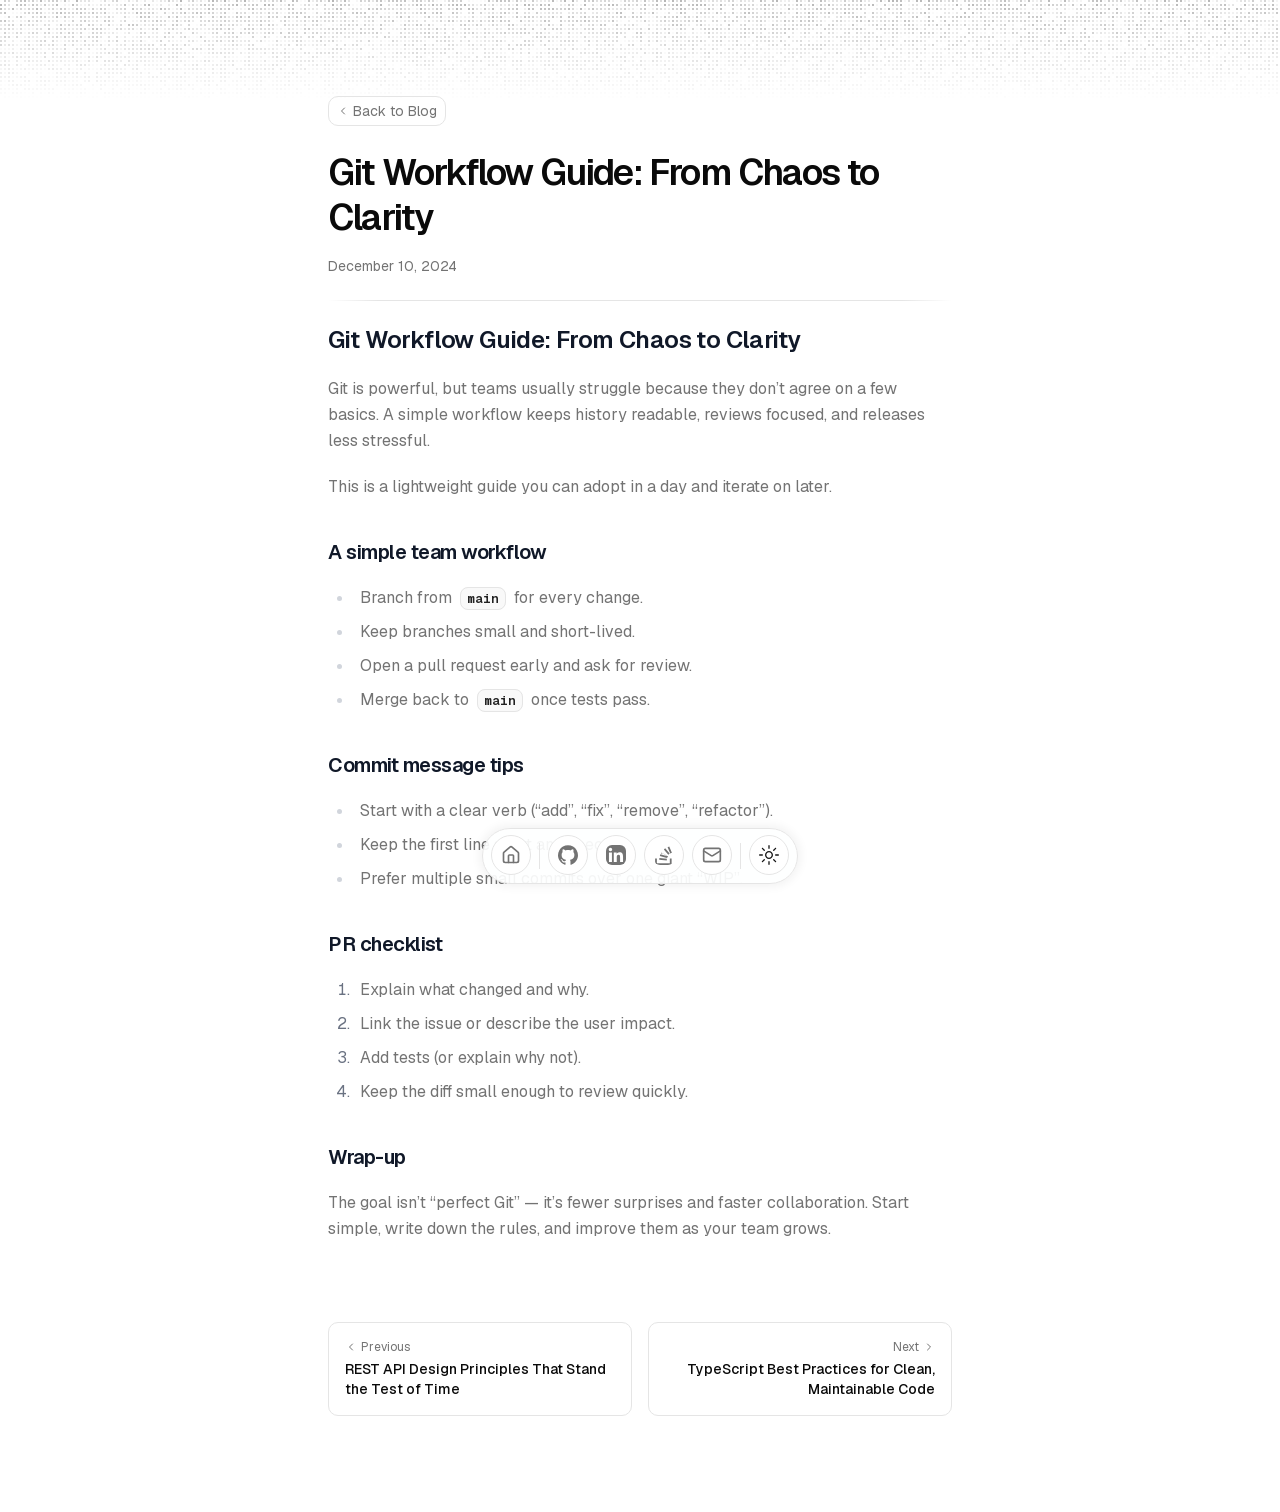
<file: blog/git-workflow-guide.html>
<!DOCTYPE html><!--duUhRTTzjSnf0hJNorSr6--><html lang="en"><head><meta charSet="utf-8"/><meta name="viewport" content="width=device-width, initial-scale=1"/><link rel="preload" href="/_next/static/media/797e433ab948586e-s.p.29207c2f.woff2" as="font" crossorigin="" type="font/woff2"/><link rel="preload" href="/_next/static/media/caa3a2e1cccd8315-s.p.3b6cae6d.woff2" as="font" crossorigin="" type="font/woff2"/><link rel="stylesheet" href="/_next/static/chunks/5c1dd49bebcb766c.css" data-precedence="next"/><link rel="preload" as="script" fetchPriority="low" href="/_next/static/chunks/e47f292ce1b5137c.js"/><script src="/_next/static/chunks/75af5e8c7bf68d64.js" async=""></script><script src="/_next/static/chunks/6639295bdfff2a4c.js" async=""></script><script src="/_next/static/chunks/e5d9ebb4943b2fe8.js" async=""></script><script src="/_next/static/chunks/turbopack-2d96150a00ce0001.js" async=""></script><script src="/_next/static/chunks/93cd3038e8649c57.js" async=""></script><script src="/_next/static/chunks/bb5c287803b23072.js" async=""></script><script src="/_next/static/chunks/3a6d4a4ac03d02e9.js" async=""></script><script src="/_next/static/chunks/bc272f4ea0e5379d.js" async=""></script><script src="/_next/static/chunks/46196a5055940497.js" async=""></script><script src="/_next/static/chunks/28dc4b7ae21dc85e.js" async=""></script><script src="/_next/static/chunks/414da866dc0085e3.js" async=""></script><script src="/_next/static/chunks/68a73e371a9bbaa3.js" async=""></script><meta name="next-size-adjust" content=""/><title>Git Workflow Guide: From Chaos to Clarity | Hamid Keyhani Dehnavi</title><meta name="description" content="Master Git workflows that keep your team productive and your codebase healthy."/><meta name="robots" content="index, follow"/><meta name="googlebot" content="index, follow, max-video-preview:-1, max-image-preview:large, max-snippet:-1"/><meta property="og:title" content="Git Workflow Guide: From Chaos to Clarity"/><meta property="og:description" content="Master Git workflows that keep your team productive and your codebase healthy."/><meta property="og:url" content="https://github.com/hamidkeyhani/blog/git-workflow-guide"/><meta property="og:image" content="https://github.com/hamidkeyhanihttps://images.unsplash.com/photo-1556075798-4825dfaaf498?w=800&amp;h=192&amp;fit=crop"/><meta property="og:type" content="article"/><meta property="article:published_time" content="2024-12-10"/><meta name="twitter:card" content="summary_large_image"/><meta name="twitter:title" content="Git Workflow Guide: From Chaos to Clarity"/><meta name="twitter:description" content="Master Git workflows that keep your team productive and your codebase healthy."/><meta name="twitter:image" content="https://github.com/hamidkeyhanihttps://images.unsplash.com/photo-1556075798-4825dfaaf498?w=800&amp;h=192&amp;fit=crop"/><link rel="icon" href="/favicon.ico?favicon.0b3bf435.ico" sizes="256x256" type="image/x-icon"/><script src="/_next/static/chunks/a6dad97d9634a72d.js" noModule=""></script></head><body class="min-h-screen bg-background font-sans antialiased relative geist_a4f9adef-module__rTGU2W__variable geist_mono_f41124e8-module__uIW-CG__variable"><div hidden=""><!--$--><!--/$--></div><script>((a,b,c,d,e,f,g,h)=>{let i=document.documentElement,j=["light","dark"];function k(b){var c;(Array.isArray(a)?a:[a]).forEach(a=>{let c="class"===a,d=c&&f?e.map(a=>f[a]||a):e;c?(i.classList.remove(...d),i.classList.add(f&&f[b]?f[b]:b)):i.setAttribute(a,b)}),c=b,h&&j.includes(c)&&(i.style.colorScheme=c)}if(d)k(d);else try{let a=localStorage.getItem(b)||c,d=g&&"system"===a?window.matchMedia("(prefers-color-scheme: dark)").matches?"dark":"light":a;k(d)}catch(a){}})("class","theme","light",null,["light","dark"],null,true,true)</script><div class="absolute inset-0 top-0 left-0 right-0 h-[100px] overflow-hidden z-0"><div class="h-full w-full" style="mask-image:linear-gradient(to bottom, black, transparent);-webkit-mask-image:linear-gradient(to bottom, black, transparent)"><canvas class="pointer-events-none" style="width:0;height:0"></canvas></div></div><div class="relative z-10 max-w-2xl mx-auto py-12 pb-24 sm:py-24 px-6"><section id="blog"><script type="application/ld+json">{"@context":"https://schema.org","@type":"BlogPosting","headline":"Git Workflow Guide: From Chaos to Clarity","datePublished":"2024-12-10","dateModified":"2024-12-10","description":"Master Git workflows that keep your team productive and your codebase healthy.","image":"https://github.com/hamidkeyhanihttps://images.unsplash.com/photo-1556075798-4825dfaaf498?w=800&h=192&fit=crop","url":"https://github.com/hamidkeyhani/blog/git-workflow-guide","author":{"@type":"Person","name":"Hamid Keyhani Dehnavi"}}</script><div class="flex justify-start gap-4 items-center"><a class="text-sm text-muted-foreground hover:text-foreground transition-colors border border-border rounded-lg px-2 py-1 inline-flex items-center gap-1 mb-6 group" aria-label="Back to Blog" href="/blog"><svg xmlns="http://www.w3.org/2000/svg" width="24" height="24" viewBox="0 0 24 24" fill="none" stroke="currentColor" stroke-width="2" stroke-linecap="round" stroke-linejoin="round" class="lucide lucide-chevron-left size-3 group-hover:-translate-x-px transition-transform" aria-hidden="true"><path d="m15 18-6-6 6-6"></path></svg>Back to Blog</a></div><div class="flex flex-col gap-4"><h1 class="title font-semibold text-3xl md:text-4xl tracking-tighter leading-tight">Git Workflow Guide: From Chaos to Clarity</h1><p class="text-sm text-muted-foreground">December 10, 2024</p></div><div class="my-6 flex w-full items-center"><div class="flex-1 h-px bg-border" style="mask-image:linear-gradient(90deg, transparent, black 8%, black 92%, transparent);-webkit-mask-image:linear-gradient(90deg, transparent, black 8%, black 92%, transparent)"></div></div><article class="prose max-w-full text-pretty font-sans leading-relaxed text-muted-foreground dark:prose-invert"><h1>Git Workflow Guide: From Chaos to Clarity</h1>
<p>Git is powerful, but teams usually struggle because they don’t agree on a few basics. A simple workflow keeps history readable, reviews focused, and releases less stressful.</p>
<p>This is a lightweight guide you can adopt in a day and iterate on later.</p>
<h2>A simple team workflow</h2>
<ul>
<li>Branch from <code class="px-1.5 py-0.5 rounded-md bg-muted/60 dark:bg-muted/40 text-sm font-mono text-foreground/90">main</code> for every change.</li>
<li>Keep branches small and short-lived.</li>
<li>Open a pull request early and ask for review.</li>
<li>Merge back to <code class="px-1.5 py-0.5 rounded-md bg-muted/60 dark:bg-muted/40 text-sm font-mono text-foreground/90">main</code> once tests pass.</li>
</ul>
<h2>Commit message tips</h2>
<ul>
<li>Start with a clear verb (“add”, “fix”, “remove”, “refactor”).</li>
<li>Keep the first line short and specific.</li>
<li>Prefer multiple small commits over one giant “WIP”.</li>
</ul>
<h2>PR checklist</h2>
<ol>
<li>Explain what changed and why.</li>
<li>Link the issue or describe the user impact.</li>
<li>Add tests (or explain why not).</li>
<li>Keep the diff small enough to review quickly.</li>
</ol>
<h2>Wrap-up</h2>
<p>The goal isn’t “perfect Git” — it’s fewer surprises and faster collaboration. Start simple, write down the rules, and improve them as your team grows.</p></article><nav class="mt-12 pt-8 max-w-2xl"><div class="flex flex-col sm:flex-row justify-between gap-4"><a class="group flex-1 flex flex-col gap-1 p-4 rounded-lg border border-border hover:bg-accent/50 transition-colors" href="/blog/api-design-principles"><span class="flex items-center gap-1 text-xs text-muted-foreground"><svg xmlns="http://www.w3.org/2000/svg" width="24" height="24" viewBox="0 0 24 24" fill="none" stroke="currentColor" stroke-width="2" stroke-linecap="round" stroke-linejoin="round" class="lucide lucide-chevron-left size-3" aria-hidden="true"><path d="m15 18-6-6 6-6"></path></svg>Previous</span><span class="text-sm font-medium group-hover:text-foreground transition-colors whitespace-normal wrap-break-word">REST API Design Principles That Stand the Test of Time</span></a><a class="group flex-1 flex flex-col gap-1 p-4 rounded-lg border border-border hover:bg-accent/50 transition-colors text-right" href="/blog/typescript-best-practices"><span class="flex items-center justify-end gap-1 text-xs text-muted-foreground">Next<svg xmlns="http://www.w3.org/2000/svg" width="24" height="24" viewBox="0 0 24 24" fill="none" stroke="currentColor" stroke-width="2" stroke-linecap="round" stroke-linejoin="round" class="lucide lucide-chevron-right size-3" aria-hidden="true"><path d="m9 18 6-6-6-6"></path></svg></span><span class="text-sm font-medium group-hover:text-foreground transition-colors whitespace-normal wrap-break-word">TypeScript Best Practices for Clean, Maintainable Code</span></a></div></nav></section><!--$--><!--/$--></div><div class="pointer-events-none fixed inset-x-0 bottom-4 z-30"><div class="items-end justify-center overflow-visible rounded-full z-50 pointer-events-auto relative h-14 p-2 w-fit mx-auto flex gap-2 border bg-card/90 backdrop-blur-3xl shadow-[0_0_10px_3px] shadow-primary/5"><a href="/" data-state="closed"><div class="relative flex aspect-square items-center justify-center shrink-0 rounded-3xl cursor-pointer size-full bg-background p-0 text-muted-foreground hover:text-foreground hover:bg-muted backdrop-blur-3xl border border-border transition-colors" style="width:40px;height:40px"><div class="flex items-center justify-center" style="width:20px;height:20px"><svg xmlns="http://www.w3.org/2000/svg" width="24" height="24" viewBox="0 0 24 24" fill="none" stroke="currentColor" stroke-width="2" stroke-linecap="round" stroke-linejoin="round" class="lucide lucide-house size-full rounded-sm overflow-hidden object-contain" aria-hidden="true"><path d="M15 21v-8a1 1 0 0 0-1-1h-4a1 1 0 0 0-1 1v8"></path><path d="M3 10a2 2 0 0 1 .709-1.528l7-6a2 2 0 0 1 2.582 0l7 6A2 2 0 0 1 21 10v9a2 2 0 0 1-2 2H5a2 2 0 0 1-2-2z"></path></svg></div></div></a><div data-orientation="vertical" role="none" class="shrink-0 h-2/3 m-auto w-px bg-border"></div><a href="https://github.com/hamidkeyhani" target="_blank" rel="noopener noreferrer" data-state="closed"><div class="relative flex aspect-square items-center justify-center shrink-0 rounded-3xl cursor-pointer size-full bg-background p-0 text-muted-foreground hover:text-foreground hover:bg-muted backdrop-blur-3xl border border-border transition-colors" style="width:40px;height:40px"><div class="flex items-center justify-center" style="width:20px;height:20px"><svg viewBox="0 0 438.549 438.549" xmlns="http://www.w3.org/2000/svg" role="img" class="size-full rounded-sm overflow-hidden object-contain"><title>GitHub</title><path fill="currentColor" d="M409.132 114.573c-19.608-33.596-46.205-60.194-79.798-79.8-33.598-19.607-70.277-29.408-110.063-29.408-39.781 0-76.472 9.804-110.063 29.408-33.596 19.605-60.192 46.204-79.8 79.8C9.803 148.168 0 184.854 0 224.63c0 47.78 13.94 90.745 41.827 128.906 27.884 38.164 63.906 64.572 108.063 79.227 5.14.954 8.945.283 11.419-1.996 2.475-2.282 3.711-5.14 3.711-8.562 0-.571-.049-5.708-.144-15.417a2549.81 2549.81 0 01-.144-25.406l-6.567 1.136c-4.187.767-9.469 1.092-15.846 1-6.374-.089-12.991-.757-19.842-1.999-6.854-1.231-13.229-4.086-19.13-8.559-5.898-4.473-10.085-10.328-12.56-17.556l-2.855-6.57c-1.903-4.374-4.899-9.233-8.992-14.559-4.093-5.331-8.232-8.945-12.419-10.848l-1.999-1.431c-1.332-.951-2.568-2.098-3.711-3.429-1.142-1.331-1.997-2.663-2.568-3.997-.572-1.335-.098-2.43 1.427-3.289 1.525-.859 4.281-1.276 8.28-1.276l5.708.853c3.807.763 8.516 3.042 14.133 6.851 5.614 3.806 10.229 8.754 13.846 14.842 4.38 7.806 9.657 13.754 15.846 17.847 6.184 4.093 12.419 6.136 18.699 6.136 6.28 0 11.704-.476 16.274-1.423 4.565-.952 8.848-2.383 12.847-4.285 1.713-12.758 6.377-22.559 13.988-29.41-10.848-1.14-20.601-2.857-29.264-5.14-8.658-2.286-17.605-5.996-26.835-11.14-9.235-5.137-16.896-11.516-22.985-19.126-6.09-7.614-11.088-17.61-14.987-29.979-3.901-12.374-5.852-26.648-5.852-42.826 0-23.035 7.52-42.637 22.557-58.817-7.044-17.318-6.379-36.732 1.997-58.24 5.52-1.715 13.706-.428 24.554 3.853 10.85 4.283 18.794 7.952 23.84 10.994 5.046 3.041 9.089 5.618 12.135 7.708 17.705-4.947 35.976-7.421 54.818-7.421s37.117 2.474 54.823 7.421l10.849-6.849c7.419-4.57 16.18-8.758 26.262-12.565 10.088-3.805 17.802-4.853 23.134-3.138 8.562 21.509 9.325 40.922 2.279 58.24 15.036 16.18 22.559 35.787 22.559 58.817 0 16.178-1.958 30.497-5.853 42.966-3.9 12.471-8.941 22.457-15.125 29.979-6.191 7.521-13.901 13.85-23.131 18.986-9.232 5.14-18.182 8.85-26.84 11.136-8.662 2.286-18.415 4.004-29.263 5.146 9.894 8.562 14.842 22.077 14.842 40.539v60.237c0 3.422 1.19 6.279 3.572 8.562 2.379 2.279 6.136 2.95 11.276 1.995 44.163-14.653 80.185-41.062 108.068-79.226 27.88-38.161 41.825-81.126 41.825-128.906-.01-39.771-9.818-76.454-29.414-110.049z"></path></svg></div></div></a><a href="https://www.linkedin.com/in/hamidkeyhani/" target="_blank" rel="noopener noreferrer" data-state="closed"><div class="relative flex aspect-square items-center justify-center shrink-0 rounded-3xl cursor-pointer size-full bg-background p-0 text-muted-foreground hover:text-foreground hover:bg-muted backdrop-blur-3xl border border-border transition-colors" style="width:40px;height:40px"><div class="flex items-center justify-center" style="width:20px;height:20px"><svg viewBox="0 0 24 24" xmlns="http://www.w3.org/2000/svg" class="size-full rounded-sm overflow-hidden object-contain"><title>LinkedIn</title><path fill="currentColor" d="M20.447 20.452h-3.554v-5.569c0-1.328-.027-3.037-1.852-3.037-1.853 0-2.136 1.445-2.136 2.939v5.667H9.351V9h3.414v1.561h.046c.477-.9 1.637-1.85 3.37-1.85 3.601 0 4.267 2.37 4.267 5.455v6.286zM5.337 7.433c-1.144 0-2.063-.926-2.063-2.065 0-1.138.92-2.063 2.063-2.063 1.14 0 2.064.925 2.064 2.063 0 1.139-.925 2.065-2.064 2.065zm1.782 13.019H3.555V9h3.564v11.452zM22.225 0H1.771C.792 0 0 .774 0 1.729v20.542C0 23.227.792 24 1.771 24h20.451C23.2 24 24 23.227 24 22.271V1.729C24 .774 23.2 0 22.222 0h.003z"></path></svg></div></div></a><a href="https://stackoverflow.com/users/8399393/hamid-keyhani" target="_blank" rel="noopener noreferrer" data-state="closed"><div class="relative flex aspect-square items-center justify-center shrink-0 rounded-3xl cursor-pointer size-full bg-background p-0 text-muted-foreground hover:text-foreground hover:bg-muted backdrop-blur-3xl border border-border transition-colors" style="width:40px;height:40px"><div class="flex items-center justify-center" style="width:20px;height:20px"><svg viewBox="0 0 24 24" fill="currentColor" xmlns="http://www.w3.org/2000/svg" class="size-full rounded-sm overflow-hidden object-contain"><title>Stack Overflow</title><path d="M18.986 21.867v-5.673h2.156v7.83H1.313v-7.83h2.156v5.673h15.517zm-12.72-4.103l9.043.905.198-2.122-9.043-.905-.198 2.122zm.765-4.482l8.288 2.302.585-2.05-8.288-2.303-.585 2.051zm1.758-4.238l7.078 4.31.144 2.127.973-1.604-7.079-4.31-.973 1.604-.143-2.126zm3.01-3.693l5.352 6.326 1.635-1.385-5.353-6.326-1.634 1.385zm4.498-2.733l3.203 7.643 1.986-.83-3.202-7.643-1.987.83z"></path></svg></div></div></a><a href="mailto:hamidkeyhani977@gmail.com" data-state="closed"><div class="relative flex aspect-square items-center justify-center shrink-0 rounded-3xl cursor-pointer size-full bg-background p-0 text-muted-foreground hover:text-foreground hover:bg-muted backdrop-blur-3xl border border-border transition-colors" style="width:40px;height:40px"><div class="flex items-center justify-center" style="width:20px;height:20px"><svg xmlns="http://www.w3.org/2000/svg" width="24" height="24" viewBox="0 0 24 24" fill="none" stroke="currentColor" stroke-width="2" stroke-linecap="round" stroke-linejoin="round" class="lucide lucide-mail size-full rounded-sm overflow-hidden object-contain" aria-hidden="true"><path d="m22 7-8.991 5.727a2 2 0 0 1-2.009 0L2 7"></path><rect x="2" y="4" width="20" height="16" rx="2"></rect></svg></div></div></a><div data-orientation="vertical" role="none" class="shrink-0 h-2/3 m-auto w-px bg-border"></div><div class="relative flex aspect-square items-center justify-center shrink-0 rounded-3xl cursor-pointer size-full bg-background p-0 text-muted-foreground hover:text-foreground hover:bg-muted backdrop-blur-3xl border border-border transition-colors" style="width:40px;height:40px"><div class="flex items-center justify-center" style="width:20px;height:20px"><button class="inline-flex items-center justify-center whitespace-nowrap text-sm font-medium transition-colors focus-visible:outline-none focus-visible:ring-1 focus-visible:ring-ring disabled:pointer-events-none disabled:opacity-50 text-primary underline-offset-4 hover:underline rounded-full size-full cursor-pointer" type="button"><svg width="15" height="15" viewBox="0 0 15 15" fill="none" xmlns="http://www.w3.org/2000/svg" class="h-full w-full"><path d="M7.5 0C7.77614 0 8 0.223858 8 0.5V2.5C8 2.77614 7.77614 3 7.5 3C7.22386 3 7 2.77614 7 2.5V0.5C7 0.223858 7.22386 0 7.5 0ZM2.1967 2.1967C2.39196 2.00144 2.70854 2.00144 2.90381 2.1967L4.31802 3.61091C4.51328 3.80617 4.51328 4.12276 4.31802 4.31802C4.12276 4.51328 3.80617 4.51328 3.61091 4.31802L2.1967 2.90381C2.00144 2.70854 2.00144 2.39196 2.1967 2.1967ZM0.5 7C0.223858 7 0 7.22386 0 7.5C0 7.77614 0.223858 8 0.5 8H2.5C2.77614 8 3 7.77614 3 7.5C3 7.22386 2.77614 7 2.5 7H0.5ZM2.1967 12.8033C2.00144 12.608 2.00144 12.2915 2.1967 12.0962L3.61091 10.682C3.80617 10.4867 4.12276 10.4867 4.31802 10.682C4.51328 10.8772 4.51328 11.1938 4.31802 11.3891L2.90381 12.8033C2.70854 12.9986 2.39196 12.9986 2.1967 12.8033ZM12.5 7C12.2239 7 12 7.22386 12 7.5C12 7.77614 12.2239 8 12.5 8H14.5C14.7761 8 15 7.77614 15 7.5C15 7.22386 14.7761 7 14.5 7H12.5ZM10.682 4.31802C10.4867 4.12276 10.4867 3.80617 10.682 3.61091L12.0962 2.1967C12.2915 2.00144 12.608 2.00144 12.8033 2.1967C12.9986 2.39196 12.9986 2.70854 12.8033 2.90381L11.3891 4.31802C11.1938 4.51328 10.8772 4.51328 10.682 4.31802ZM8 12.5C8 12.2239 7.77614 12 7.5 12C7.22386 12 7 12.2239 7 12.5V14.5C7 14.7761 7.22386 15 7.5 15C7.77614 15 8 14.7761 8 14.5V12.5ZM10.682 10.682C10.8772 10.4867 11.1938 10.4867 11.3891 10.682L12.8033 12.0962C12.9986 12.2915 12.9986 12.608 12.8033 12.8033C12.608 12.9986 12.2915 12.9986 12.0962 12.8033L10.682 11.3891C10.4867 11.1938 10.4867 10.8772 10.682 10.682ZM5.5 7.5C5.5 6.39543 6.39543 5.5 7.5 5.5C8.60457 5.5 9.5 6.39543 9.5 7.5C9.5 8.60457 8.60457 9.5 7.5 9.5C6.39543 9.5 5.5 8.60457 5.5 7.5ZM7.5 4.5C5.84315 4.5 4.5 5.84315 4.5 7.5C4.5 9.15685 5.84315 10.5 7.5 10.5C9.15685 10.5 10.5 9.15685 10.5 7.5C10.5 5.84315 9.15685 4.5 7.5 4.5Z" fill="currentColor" fill-rule="evenodd" clip-rule="evenodd"></path></svg><svg width="15" height="15" viewBox="0 0 15 15" fill="none" xmlns="http://www.w3.org/2000/svg" class="hidden h-full w-full"><path d="M2.89998 0.499976C2.89998 0.279062 2.72089 0.0999756 2.49998 0.0999756C2.27906 0.0999756 2.09998 0.279062 2.09998 0.499976V1.09998H1.49998C1.27906 1.09998 1.09998 1.27906 1.09998 1.49998C1.09998 1.72089 1.27906 1.89998 1.49998 1.89998H2.09998V2.49998C2.09998 2.72089 2.27906 2.89998 2.49998 2.89998C2.72089 2.89998 2.89998 2.72089 2.89998 2.49998V1.89998H3.49998C3.72089 1.89998 3.89998 1.72089 3.89998 1.49998C3.89998 1.27906 3.72089 1.09998 3.49998 1.09998H2.89998V0.499976ZM5.89998 3.49998C5.89998 3.27906 5.72089 3.09998 5.49998 3.09998C5.27906 3.09998 5.09998 3.27906 5.09998 3.49998V4.09998H4.49998C4.27906 4.09998 4.09998 4.27906 4.09998 4.49998C4.09998 4.72089 4.27906 4.89998 4.49998 4.89998H5.09998V5.49998C5.09998 5.72089 5.27906 5.89998 5.49998 5.89998C5.72089 5.89998 5.89998 5.72089 5.89998 5.49998V4.89998H6.49998C6.72089 4.89998 6.89998 4.72089 6.89998 4.49998C6.89998 4.27906 6.72089 4.09998 6.49998 4.09998H5.89998V3.49998ZM1.89998 6.49998C1.89998 6.27906 1.72089 6.09998 1.49998 6.09998C1.27906 6.09998 1.09998 6.27906 1.09998 6.49998V7.09998H0.499976C0.279062 7.09998 0.0999756 7.27906 0.0999756 7.49998C0.0999756 7.72089 0.279062 7.89998 0.499976 7.89998H1.09998V8.49998C1.09998 8.72089 1.27906 8.89997 1.49998 8.89997C1.72089 8.89997 1.89998 8.72089 1.89998 8.49998V7.89998H2.49998C2.72089 7.89998 2.89998 7.72089 2.89998 7.49998C2.89998 7.27906 2.72089 7.09998 2.49998 7.09998H1.89998V6.49998ZM8.54406 0.98184L8.24618 0.941586C8.03275 0.917676 7.90692 1.1655 8.02936 1.34194C8.17013 1.54479 8.29981 1.75592 8.41754 1.97445C8.91878 2.90485 9.20322 3.96932 9.20322 5.10022C9.20322 8.37201 6.82247 11.0878 3.69887 11.6097C3.45736 11.65 3.20988 11.6772 2.96008 11.6906C2.74563 11.702 2.62729 11.9535 2.77721 12.1072C2.84551 12.1773 2.91535 12.2458 2.98667 12.3128L3.05883 12.3795L3.31883 12.6045L3.50684 12.7532L3.62796 12.8433L3.81491 12.9742L3.99079 13.089C4.11175 13.1651 4.23536 13.2375 4.36157 13.3059L4.62496 13.4412L4.88553 13.5607L5.18837 13.6828L5.43169 13.7686C5.56564 13.8128 5.70149 13.8529 5.83857 13.8885C5.94262 13.9155 6.04767 13.9401 6.15405 13.9622C6.27993 13.9883 6.40713 14.0109 6.53544 14.0298L6.85241 14.0685L7.11934 14.0892C7.24637 14.0965 7.37436 14.1002 7.50322 14.1002C11.1483 14.1002 14.1032 11.1453 14.1032 7.50023C14.1032 7.25044 14.0893 7.00389 14.0623 6.76131L14.0255 6.48407C13.991 6.26083 13.9453 6.04129 13.8891 5.82642C13.8213 5.56709 13.7382 5.31398 13.6409 5.06881L13.5279 4.80132L13.4507 4.63542L13.3766 4.48666C13.2178 4.17773 13.0353 3.88295 12.8312 3.60423L12.6782 3.40352L12.4793 3.16432L12.3157 2.98361L12.1961 2.85951L12.0355 2.70246L11.8134 2.50184L11.4925 2.24191L11.2483 2.06498L10.9562 1.87446L10.6346 1.68894L10.3073 1.52378L10.1938 1.47176L9.95488 1.3706L9.67791 1.2669L9.42566 1.1846L9.10075 1.09489L8.83599 1.03486L8.54406 0.98184ZM10.4032 5.30023C10.4032 4.27588 10.2002 3.29829 9.83244 2.40604C11.7623 3.28995 13.1032 5.23862 13.1032 7.50023C13.1032 10.593 10.596 13.1002 7.50322 13.1002C6.63646 13.1002 5.81597 12.9036 5.08355 12.5522C6.5419 12.0941 7.81081 11.2082 8.74322 10.0416C8.87963 10.2284 9.10028 10.3497 9.34928 10.3497C9.76349 10.3497 10.0993 10.0139 10.0993 9.59971C10.0993 9.24256 9.84965 8.94373 9.51535 8.86816C9.57741 8.75165 9.63653 8.63334 9.6926 8.51332C9.88358 8.63163 10.1088 8.69993 10.35 8.69993C11.0403 8.69993 11.6 8.14028 11.6 7.44993C11.6 6.75976 11.0406 6.20024 10.3505 6.19993C10.3853 5.90487 10.4032 5.60464 10.4032 5.30023Z" fill="currentColor" fill-rule="evenodd" clip-rule="evenodd"></path></svg></button></div></div></div></div><script src="/_next/static/chunks/e47f292ce1b5137c.js" id="_R_" async=""></script><script>(self.__next_f=self.__next_f||[]).push([0])</script><script>self.__next_f.push([1,"1:\"$Sreact.fragment\"\n2:I[52812,[\"/_next/static/chunks/93cd3038e8649c57.js\",\"/_next/static/chunks/bb5c287803b23072.js\",\"/_next/static/chunks/3a6d4a4ac03d02e9.js\",\"/_next/static/chunks/bc272f4ea0e5379d.js\"],\"ThemeProvider\"]\n3:I[30467,[\"/_next/static/chunks/93cd3038e8649c57.js\",\"/_next/static/chunks/bb5c287803b23072.js\",\"/_next/static/chunks/3a6d4a4ac03d02e9.js\",\"/_next/static/chunks/bc272f4ea0e5379d.js\"],\"TooltipProvider\"]\n4:I[44263,[\"/_next/static/chunks/93cd3038e8649c57.js\",\"/_next/static/chunks/bb5c287803b23072.js\",\"/_next/static/chunks/3a6d4a4ac03d02e9.js\",\"/_next/static/chunks/bc272f4ea0e5379d.js\"],\"FlickeringGrid\"]\n5:I[6093,[\"/_next/static/chunks/46196a5055940497.js\",\"/_next/static/chunks/28dc4b7ae21dc85e.js\"],\"default\"]\n6:I[78653,[\"/_next/static/chunks/46196a5055940497.js\",\"/_next/static/chunks/28dc4b7ae21dc85e.js\"],\"default\"]\n7:I[86622,[\"/_next/static/chunks/93cd3038e8649c57.js\",\"/_next/static/chunks/bb5c287803b23072.js\",\"/_next/static/chunks/3a6d4a4ac03d02e9.js\",\"/_next/static/chunks/bc272f4ea0e5379d.js\",\"/_next/static/chunks/414da866dc0085e3.js\",\"/_next/static/chunks/68a73e371a9bbaa3.js\"],\"\"]\n8:I[44365,[\"/_next/static/chunks/93cd3038e8649c57.js\",\"/_next/static/chunks/bb5c287803b23072.js\",\"/_next/static/chunks/3a6d4a4ac03d02e9.js\",\"/_next/static/chunks/bc272f4ea0e5379d.js\"],\"Dock\"]\n9:I[30467,[\"/_next/static/chunks/93cd3038e8649c57.js\",\"/_next/static/chunks/bb5c287803b23072.js\",\"/_next/static/chunks/3a6d4a4ac03d02e9.js\",\"/_next/static/chunks/bc272f4ea0e5379d.js\"],\"Tooltip\"]\na:I[30467,[\"/_next/static/chunks/93cd3038e8649c57.js\",\"/_next/static/chunks/bb5c287803b23072.js\",\"/_next/static/chunks/3a6d4a4ac03d02e9.js\",\"/_next/static/chunks/bc272f4ea0e5379d.js\"],\"TooltipTrigger\"]\n18:I[88111,[],\"default\"]\n:HL[\"/_next/static/chunks/5c1dd49bebcb766c.css\",\"style\"]\n:HL[\"/_next/static/media/797e433ab948586e-s.p.29207c2f.woff2\",\"font\",{\"crossOrigin\":\"\",\"type\":\"font/woff2\"}]\n:HL[\"/_next/static/media/caa3a2e1cccd8315-s.p.3b6cae6d.woff2\",\"font\",{\"crossOrigin\":\"\",\"type\":\"font/woff2\"}]\n"])</script><script>self.__next_f.push([1,"0:{\"P\":null,\"b\":\"duUhRTTzjSnf0hJNorSr6\",\"c\":[\"\",\"blog\",\"git-workflow-guide\"],\"q\":\"\",\"i\":false,\"f\":[[[\"\",{\"children\":[\"blog\",{\"children\":[[\"slug\",\"git-workflow-guide\",\"d\"],{\"children\":[\"__PAGE__\",{}]}]}]},\"$undefined\",\"$undefined\",true],[[\"$\",\"$1\",\"c\",{\"children\":[[[\"$\",\"link\",\"0\",{\"rel\":\"stylesheet\",\"href\":\"/_next/static/chunks/5c1dd49bebcb766c.css\",\"precedence\":\"next\",\"crossOrigin\":\"$undefined\",\"nonce\":\"$undefined\"}],[\"$\",\"script\",\"script-0\",{\"src\":\"/_next/static/chunks/93cd3038e8649c57.js\",\"async\":true,\"nonce\":\"$undefined\"}],[\"$\",\"script\",\"script-1\",{\"src\":\"/_next/static/chunks/bb5c287803b23072.js\",\"async\":true,\"nonce\":\"$undefined\"}],[\"$\",\"script\",\"script-2\",{\"src\":\"/_next/static/chunks/3a6d4a4ac03d02e9.js\",\"async\":true,\"nonce\":\"$undefined\"}],[\"$\",\"script\",\"script-3\",{\"src\":\"/_next/static/chunks/bc272f4ea0e5379d.js\",\"async\":true,\"nonce\":\"$undefined\"}]],[\"$\",\"html\",null,{\"lang\":\"en\",\"suppressHydrationWarning\":true,\"children\":[\"$\",\"body\",null,{\"className\":\"min-h-screen bg-background font-sans antialiased relative geist_a4f9adef-module__rTGU2W__variable geist_mono_f41124e8-module__uIW-CG__variable\",\"children\":[\"$\",\"$L2\",null,{\"attribute\":\"class\",\"defaultTheme\":\"light\",\"children\":[\"$\",\"$L3\",null,{\"delayDuration\":0,\"children\":[[\"$\",\"div\",null,{\"className\":\"absolute inset-0 top-0 left-0 right-0 h-[100px] overflow-hidden z-0\",\"children\":[\"$\",\"$L4\",null,{\"className\":\"h-full w-full\",\"squareSize\":2,\"gridGap\":2,\"style\":{\"maskImage\":\"linear-gradient(to bottom, black, transparent)\",\"WebkitMaskImage\":\"linear-gradient(to bottom, black, transparent)\"}}]}],[\"$\",\"div\",null,{\"className\":\"relative z-10 max-w-2xl mx-auto py-12 pb-24 sm:py-24 px-6\",\"children\":[\"$\",\"$L5\",null,{\"parallelRouterKey\":\"children\",\"error\":\"$undefined\",\"errorStyles\":\"$undefined\",\"errorScripts\":\"$undefined\",\"template\":[\"$\",\"$L6\",null,{}],\"templateStyles\":\"$undefined\",\"templateScripts\":\"$undefined\",\"notFound\":[[\"$\",\"div\",null,{\"className\":\"min-h-[calc(100vh-12rem)] flex flex-col\",\"children\":[\"$\",\"div\",null,{\"className\":\"flex-1 flex items-center justify-center p-8\",\"children\":[\"$\",\"div\",null,{\"className\":\"flex flex-col items-center text-center max-w-md relative\",\"children\":[[\"$\",\"h1\",null,{\"className\":\"text-[200px] font-semibold font-mono bg-linear-to-b from-primary/30 to-secondary/10 text-transparent bg-clip-text absolute -top-40 left-1/2 -translate-x-1/2 mask-[linear-gradient(to_bottom,black,black_20%,transparent_80%)] tracking-tighter uppercase [-webkit-text-stroke:3px_hsl(var(--primary)/0.6)]\",\"children\":\"404\"}],[\"$\",\"h2\",null,{\"className\":\"text-4xl tracking-tight font-semibold text-foreground mb-2\",\"children\":\"Page Not Found\"}],[\"$\",\"p\",null,{\"className\":\"text-muted-foreground mb-8 text-balance tracking-tight font-medium\",\"children\":\"The page you're looking for doesn't exist or may have been moved.\"}],[\"$\",\"div\",null,{\"className\":\"flex flex-col sm:flex-row gap-3\",\"children\":[\"$\",\"$L7\",null,{\"href\":\"/\",\"children\":[\"$\",\"button\",null,{\"className\":\"inline-flex items-center justify-center whitespace-nowrap rounded-md text-sm font-medium transition-colors focus-visible:outline-none focus-visible:ring-1 focus-visible:ring-ring disabled:pointer-events-none disabled:opacity-50 border border-input bg-background shadow-sm hover:bg-accent hover:text-accent-foreground h-9 px-4 py-2 gap-2 cursor-pointer\",\"ref\":\"$undefined\",\"children\":[[\"$\",\"svg\",null,{\"ref\":\"$undefined\",\"xmlns\":\"http://www.w3.org/2000/svg\",\"width\":24,\"height\":24,\"viewBox\":\"0 0 24 24\",\"fill\":\"none\",\"stroke\":\"currentColor\",\"strokeWidth\":2,\"strokeLinecap\":\"round\",\"strokeLinejoin\":\"round\",\"className\":\"lucide lucide-house h-4 w-4\",\"aria-hidden\":\"true\",\"children\":[[\"$\",\"path\",\"5wwlr5\",{\"d\":\"M15 21v-8a1 1 0 0 0-1-1h-4a1 1 0 0 0-1 1v8\"}],[\"$\",\"path\",\"r6nss1\",{\"d\":\"M3 10a2 2 0 0 1 .709-1.528l7-6a2 2 0 0 1 2.582 0l7 6A2 2 0 0 1 21 10v9a2 2 0 0 1-2 2H5a2 2 0 0 1-2-2z\"}],\"$undefined\"]}],\"Go to Home\"]}]}]}]]}]}]}],[]],\"forbidden\":\"$undefined\",\"unauthorized\":\"$undefined\"}]}],[\"$\",\"div\",null,{\"className\":\"pointer-events-none fixed inset-x-0 bottom-4 z-30\",\"children\":[\"$\",\"$L8\",null,{\"className\":\"z-50 pointer-events-auto relative h-14 p-2 w-fit mx-auto flex gap-2 border bg-card/90 backdrop-blur-3xl shadow-[0_0_10px_3px] shadow-primary/5\",\"children\":[[[\"$\",\"$L9\",\"/\",{\"children\":[[\"$\",\"$La\",null,{\"asChild\":true,\"children\":[\"$\",\"a\",null,{\"href\":\"/\",\"target\":\"$undefined\",\"rel\":\"$undefined\",\"children\":\"$Lb\"}]}],\"$Lc\"]}]],\"$Ld\",[\"$Le\",\"$Lf\",\"$L10\",\"$L11\"],\"$L12\",\"$L13\"]}]}]]}]}]}]}]]}],{\"children\":[\"$L14\",{\"children\":[\"$L15\",{\"children\":[\"$L16\",{},null,false,false]},null,false,false]},null,false,false]},null,false,false],\"$L17\",false]],\"m\":\"$undefined\",\"G\":[\"$18\",[]],\"S\":true}\n"])</script><script>self.__next_f.push([1,"19:I[44365,[\"/_next/static/chunks/93cd3038e8649c57.js\",\"/_next/static/chunks/bb5c287803b23072.js\",\"/_next/static/chunks/3a6d4a4ac03d02e9.js\",\"/_next/static/chunks/bc272f4ea0e5379d.js\"],\"DockIcon\"]\n1a:I[30467,[\"/_next/static/chunks/93cd3038e8649c57.js\",\"/_next/static/chunks/bb5c287803b23072.js\",\"/_next/static/chunks/3a6d4a4ac03d02e9.js\",\"/_next/static/chunks/bc272f4ea0e5379d.js\"],\"TooltipContent\"]\n1b:I[30467,[\"/_next/static/chunks/93cd3038e8649c57.js\",\"/_next/static/chunks/bb5c287803b23072.js\",\"/_next/static/chunks/3a6d4a4ac03d02e9.js\",\"/_next/static/chunks/bc272f4ea0e5379d.js\"],\"TooltipArrow\"]\n1c:I[63769,[\"/_next/static/chunks/93cd3038e8649c57.js\",\"/_next/static/chunks/bb5c287803b23072.js\",\"/_next/static/chunks/3a6d4a4ac03d02e9.js\",\"/_next/static/chunks/bc272f4ea0e5379d.js\"],\"Separator\"]\n1e:I[72930,[\"/_next/static/chunks/93cd3038e8649c57.js\",\"/_next/static/chunks/bb5c287803b23072.js\",\"/_next/static/chunks/3a6d4a4ac03d02e9.js\",\"/_next/static/chunks/bc272f4ea0e5379d.js\"],\"ModeToggle\"]\n20:I[13045,[\"/_next/static/chunks/46196a5055940497.js\",\"/_next/static/chunks/28dc4b7ae21dc85e.js\"],\"OutletBoundary\"]\n21:\"$Sreact.suspense\"\n23:I[13045,[\"/_next/static/chunks/46196a5055940497.js\",\"/_next/static/chunks/28dc4b7ae21dc85e.js\"],\"ViewportBoundary\"]\n25:I[13045,[\"/_next/static/chunks/46196a5055940497.js\",\"/_next/static/chunks/28dc4b7ae21dc85e.js\"],\"MetadataBoundary\"]\nb:[\"$\",\"$L19\",null,{\"className\":\"rounded-3xl cursor-pointer size-full bg-background p-0 text-muted-foreground hover:text-foreground hover:bg-muted backdrop-blur-3xl border border-border transition-colors\",\"children\":[\"$\",\"svg\",null,{\"ref\":\"$undefined\",\"xmlns\":\"http://www.w3.org/2000/svg\",\"width\":24,\"height\":24,\"viewBox\":\"0 0 24 24\",\"fill\":\"none\",\"stroke\":\"currentColor\",\"strokeWidth\":2,\"strokeLinecap\":\"round\",\"strokeLinejoin\":\"round\",\"className\":\"lucide lucide-house size-full rounded-sm overflow-hidden object-contain\",\"aria-hidden\":\"true\",\"children\":[[\"$\",\"path\",\"5wwlr5\",{\"d\":\"M15 21v-8a1 1 0 0 0-1-1h-4a1 1 0 0 0-1 1v8\"}],[\"$\",\"path\",\"r6nss1\",{\"d\":\"M3 10a2 2 0 0 1 .709-1.528l7-6a2 2 0 0 1 2.582 0l7 6A2 2 0 0 1 21 10v9a2 2 0 0 1-2 2H5a2 2 0 0 1-2-2z\"}],\"$undefined\"]}]}]\nc:[\"$\",\"$L1a\",null,{\"side\":\"top\",\"sideOffset\":8,\"className\":\"rounded-xl bg-primary text-primary-foreground px-4 py-2 text-sm shadow-[0_10px_40px_-10px_rgba(0,0,0,0.3)] dark:shadow-[0_10px_40px_-10px_rgba(0,0,0,0.5)]\",\"children\":[[\"$\",\"p\",null,{\"children\":\"Home\"}],[\"$\",\"$L1b\",null,{\"className\":\"fill-primary\"}]]}]\nd:[\"$\",\"$L1c\",null,{\"orientation\":\"vertical\",\"className\":\"h-2/3 m-auto w-px bg-border\"}]\n1d:T843,"])</script><script>self.__next_f.push([1,"M409.132 114.573c-19.608-33.596-46.205-60.194-79.798-79.8-33.598-19.607-70.277-29.408-110.063-29.408-39.781 0-76.472 9.804-110.063 29.408-33.596 19.605-60.192 46.204-79.8 79.8C9.803 148.168 0 184.854 0 224.63c0 47.78 13.94 90.745 41.827 128.906 27.884 38.164 63.906 64.572 108.063 79.227 5.14.954 8.945.283 11.419-1.996 2.475-2.282 3.711-5.14 3.711-8.562 0-.571-.049-5.708-.144-15.417a2549.81 2549.81 0 01-.144-25.406l-6.567 1.136c-4.187.767-9.469 1.092-15.846 1-6.374-.089-12.991-.757-19.842-1.999-6.854-1.231-13.229-4.086-19.13-8.559-5.898-4.473-10.085-10.328-12.56-17.556l-2.855-6.57c-1.903-4.374-4.899-9.233-8.992-14.559-4.093-5.331-8.232-8.945-12.419-10.848l-1.999-1.431c-1.332-.951-2.568-2.098-3.711-3.429-1.142-1.331-1.997-2.663-2.568-3.997-.572-1.335-.098-2.43 1.427-3.289 1.525-.859 4.281-1.276 8.28-1.276l5.708.853c3.807.763 8.516 3.042 14.133 6.851 5.614 3.806 10.229 8.754 13.846 14.842 4.38 7.806 9.657 13.754 15.846 17.847 6.184 4.093 12.419 6.136 18.699 6.136 6.28 0 11.704-.476 16.274-1.423 4.565-.952 8.848-2.383 12.847-4.285 1.713-12.758 6.377-22.559 13.988-29.41-10.848-1.14-20.601-2.857-29.264-5.14-8.658-2.286-17.605-5.996-26.835-11.14-9.235-5.137-16.896-11.516-22.985-19.126-6.09-7.614-11.088-17.61-14.987-29.979-3.901-12.374-5.852-26.648-5.852-42.826 0-23.035 7.52-42.637 22.557-58.817-7.044-17.318-6.379-36.732 1.997-58.24 5.52-1.715 13.706-.428 24.554 3.853 10.85 4.283 18.794 7.952 23.84 10.994 5.046 3.041 9.089 5.618 12.135 7.708 17.705-4.947 35.976-7.421 54.818-7.421s37.117 2.474 54.823 7.421l10.849-6.849c7.419-4.57 16.18-8.758 26.262-12.565 10.088-3.805 17.802-4.853 23.134-3.138 8.562 21.509 9.325 40.922 2.279 58.24 15.036 16.18 22.559 35.787 22.559 58.817 0 16.178-1.958 30.497-5.853 42.966-3.9 12.471-8.941 22.457-15.125 29.979-6.191 7.521-13.901 13.85-23.131 18.986-9.232 5.14-18.182 8.85-26.84 11.136-8.662 2.286-18.415 4.004-29.263 5.146 9.894 8.562 14.842 22.077 14.842 40.539v60.237c0 3.422 1.19 6.279 3.572 8.562 2.379 2.279 6.136 2.95 11.276 1.995 44.163-14.653 80.185-41.062 108.068-79.226 27.88-38.161 41.825-81.126 41.825-128.906-.01-39.771-9.818-76.454-29.414-110.049z"])</script><script>self.__next_f.push([1,"e:[\"$\",\"$L9\",\"social-GitHub-0\",{\"children\":[[\"$\",\"$La\",null,{\"asChild\":true,\"children\":[\"$\",\"a\",null,{\"href\":\"https://github.com/hamidkeyhani\",\"target\":\"_blank\",\"rel\":\"noopener noreferrer\",\"children\":[\"$\",\"$L19\",null,{\"className\":\"rounded-3xl cursor-pointer size-full bg-background p-0 text-muted-foreground hover:text-foreground hover:bg-muted backdrop-blur-3xl border border-border transition-colors\",\"children\":[\"$\",\"svg\",null,{\"viewBox\":\"0 0 438.549 438.549\",\"xmlns\":\"http://www.w3.org/2000/svg\",\"role\":\"img\",\"className\":\"size-full rounded-sm overflow-hidden object-contain\",\"children\":[[\"$\",\"title\",null,{\"children\":\"GitHub\"}],[\"$\",\"path\",null,{\"fill\":\"currentColor\",\"d\":\"$1d\"}]]}]}]}]}],[\"$\",\"$L1a\",null,{\"side\":\"top\",\"sideOffset\":8,\"className\":\"rounded-xl bg-primary text-primary-foreground px-4 py-2 text-sm shadow-[0_10px_40px_-10px_rgba(0,0,0,0.3)] dark:shadow-[0_10px_40px_-10px_rgba(0,0,0,0.5)]\",\"children\":[[\"$\",\"p\",null,{\"children\":\"GitHub\"}],[\"$\",\"$L1b\",null,{\"className\":\"fill-primary\"}]]}]]}]\n"])</script><script>self.__next_f.push([1,"f:[\"$\",\"$L9\",\"social-LinkedIn-1\",{\"children\":[[\"$\",\"$La\",null,{\"asChild\":true,\"children\":[\"$\",\"a\",null,{\"href\":\"https://www.linkedin.com/in/hamidkeyhani/\",\"target\":\"_blank\",\"rel\":\"noopener noreferrer\",\"children\":[\"$\",\"$L19\",null,{\"className\":\"rounded-3xl cursor-pointer size-full bg-background p-0 text-muted-foreground hover:text-foreground hover:bg-muted backdrop-blur-3xl border border-border transition-colors\",\"children\":[\"$\",\"svg\",null,{\"viewBox\":\"0 0 24 24\",\"xmlns\":\"http://www.w3.org/2000/svg\",\"className\":\"size-full rounded-sm overflow-hidden object-contain\",\"children\":[[\"$\",\"title\",null,{\"children\":\"LinkedIn\"}],[\"$\",\"path\",null,{\"fill\":\"currentColor\",\"d\":\"M20.447 20.452h-3.554v-5.569c0-1.328-.027-3.037-1.852-3.037-1.853 0-2.136 1.445-2.136 2.939v5.667H9.351V9h3.414v1.561h.046c.477-.9 1.637-1.85 3.37-1.85 3.601 0 4.267 2.37 4.267 5.455v6.286zM5.337 7.433c-1.144 0-2.063-.926-2.063-2.065 0-1.138.92-2.063 2.063-2.063 1.14 0 2.064.925 2.064 2.063 0 1.139-.925 2.065-2.064 2.065zm1.782 13.019H3.555V9h3.564v11.452zM22.225 0H1.771C.792 0 0 .774 0 1.729v20.542C0 23.227.792 24 1.771 24h20.451C23.2 24 24 23.227 24 22.271V1.729C24 .774 23.2 0 22.222 0h.003z\"}]]}]}]}]}],[\"$\",\"$L1a\",null,{\"side\":\"top\",\"sideOffset\":8,\"className\":\"rounded-xl bg-primary text-primary-foreground px-4 py-2 text-sm shadow-[0_10px_40px_-10px_rgba(0,0,0,0.3)] dark:shadow-[0_10px_40px_-10px_rgba(0,0,0,0.5)]\",\"children\":[[\"$\",\"p\",null,{\"children\":\"LinkedIn\"}],[\"$\",\"$L1b\",null,{\"className\":\"fill-primary\"}]]}]]}]\n"])</script><script>self.__next_f.push([1,"10:[\"$\",\"$L9\",\"social-StackOverflow-2\",{\"children\":[[\"$\",\"$La\",null,{\"asChild\":true,\"children\":[\"$\",\"a\",null,{\"href\":\"https://stackoverflow.com/users/8399393/hamid-keyhani\",\"target\":\"_blank\",\"rel\":\"noopener noreferrer\",\"children\":[\"$\",\"$L19\",null,{\"className\":\"rounded-3xl cursor-pointer size-full bg-background p-0 text-muted-foreground hover:text-foreground hover:bg-muted backdrop-blur-3xl border border-border transition-colors\",\"children\":[\"$\",\"svg\",null,{\"viewBox\":\"0 0 24 24\",\"fill\":\"currentColor\",\"xmlns\":\"http://www.w3.org/2000/svg\",\"className\":\"size-full rounded-sm overflow-hidden object-contain\",\"children\":[[\"$\",\"title\",null,{\"children\":\"Stack Overflow\"}],[\"$\",\"path\",null,{\"d\":\"M18.986 21.867v-5.673h2.156v7.83H1.313v-7.83h2.156v5.673h15.517zm-12.72-4.103l9.043.905.198-2.122-9.043-.905-.198 2.122zm.765-4.482l8.288 2.302.585-2.05-8.288-2.303-.585 2.051zm1.758-4.238l7.078 4.31.144 2.127.973-1.604-7.079-4.31-.973 1.604-.143-2.126zm3.01-3.693l5.352 6.326 1.635-1.385-5.353-6.326-1.634 1.385zm4.498-2.733l3.203 7.643 1.986-.83-3.202-7.643-1.987.83z\"}]]}]}]}]}],[\"$\",\"$L1a\",null,{\"side\":\"top\",\"sideOffset\":8,\"className\":\"rounded-xl bg-primary text-primary-foreground px-4 py-2 text-sm shadow-[0_10px_40px_-10px_rgba(0,0,0,0.3)] dark:shadow-[0_10px_40px_-10px_rgba(0,0,0,0.5)]\",\"children\":[[\"$\",\"p\",null,{\"children\":\"StackOverflow\"}],[\"$\",\"$L1b\",null,{\"className\":\"fill-primary\"}]]}]]}]\n"])</script><script>self.__next_f.push([1,"11:[\"$\",\"$L9\",\"social-email-3\",{\"children\":[[\"$\",\"$La\",null,{\"asChild\":true,\"children\":[\"$\",\"a\",null,{\"href\":\"mailto:hamidkeyhani977@gmail.com\",\"target\":\"$undefined\",\"rel\":\"$undefined\",\"children\":[\"$\",\"$L19\",null,{\"className\":\"rounded-3xl cursor-pointer size-full bg-background p-0 text-muted-foreground hover:text-foreground hover:bg-muted backdrop-blur-3xl border border-border transition-colors\",\"children\":[\"$\",\"svg\",null,{\"ref\":\"$undefined\",\"xmlns\":\"http://www.w3.org/2000/svg\",\"width\":24,\"height\":24,\"viewBox\":\"0 0 24 24\",\"fill\":\"none\",\"stroke\":\"currentColor\",\"strokeWidth\":2,\"strokeLinecap\":\"round\",\"strokeLinejoin\":\"round\",\"className\":\"lucide lucide-mail size-full rounded-sm overflow-hidden object-contain\",\"aria-hidden\":\"true\",\"children\":[[\"$\",\"path\",\"132q7q\",{\"d\":\"m22 7-8.991 5.727a2 2 0 0 1-2.009 0L2 7\"}],[\"$\",\"rect\",\"izxlao\",{\"x\":\"2\",\"y\":\"4\",\"width\":\"20\",\"height\":\"16\",\"rx\":\"2\"}],\"$undefined\"]}]}]}]}],[\"$\",\"$L1a\",null,{\"side\":\"top\",\"sideOffset\":8,\"className\":\"rounded-xl bg-primary text-primary-foreground px-4 py-2 text-sm shadow-[0_10px_40px_-10px_rgba(0,0,0,0.3)] dark:shadow-[0_10px_40px_-10px_rgba(0,0,0,0.5)]\",\"children\":[[\"$\",\"p\",null,{\"children\":\"email\"}],[\"$\",\"$L1b\",null,{\"className\":\"fill-primary\"}]]}]]}]\n12:[\"$\",\"$L1c\",null,{\"orientation\":\"vertical\",\"className\":\"h-2/3 m-auto w-px bg-border\"}]\n13:[\"$\",\"$L9\",null,{\"children\":[[\"$\",\"$La\",null,{\"asChild\":true,\"children\":[\"$\",\"$L19\",null,{\"className\":\"rounded-3xl cursor-pointer size-full bg-background p-0 text-muted-foreground hover:text-foreground hover:bg-muted backdrop-blur-3xl border border-border transition-colors\",\"children\":[\"$\",\"$L1e\",null,{\"className\":\"size-full cursor-pointer\"}]}]}],[\"$\",\"$L1a\",null,{\"side\":\"top\",\"sideOffset\":8,\"className\":\"rounded-xl bg-primary text-primary-foreground px-4 py-2 text-sm shadow-[0_10px_40px_-10px_rgba(0,0,0,0.3)] dark:shadow-[0_10px_40px_-10px_rgba(0,0,0,0.5)]\",\"children\":[[\"$\",\"p\",null,{\"children\":\"Theme\"}],[\"$\",\"$L1b\",null,{\"className\":\"fill-primary\"}]]}]]}]\n14:[\"$\",\"$1\",\"c\",{\"children\":[null,[\"$\",\"$L5\",null,{\"parallelRouterKey\":\"children\",\"error\":\"$undefined\",\"errorStyles\":\"$undefined\",\"errorScripts\":\"$undefined\",\"template\":[\"$\",\"$L6\",null,{}],\"templateStyles\":\"$undefined\",\"templateScripts\":\"$undefined\",\"notFound\":\"$undefined\",\"forbidden\":\"$undefined\",\"unauthorized\":\"$undefined\"}]]}]\n15:[\"$\",\"$1\",\"c\",{\"children\":[null,[\"$\",\"$L5\",null,{\"parallelRouterKey\":\"children\",\"error\":\"$undefined\",\"errorStyles\":\"$undefined\",\"errorScripts\":\"$undefined\",\"template\":[\"$\",\"$L6\",null,{}],\"templateStyles\":\"$undefined\",\"templateScripts\":\"$undefined\",\"notFound\":\"$undefined\",\"forbidden\":\"$undefined\",\"unauthorized\":\"$undefined\"}]]}]\n16:[\"$\",\"$1\",\"c\",{\"children\":[\"$L1f\",[[\"$\",\"script\",\"script-0\",{\"src\":\"/_next/static/chunks/414da866dc0085e3.js\",\"async\":true,\"nonce\":\"$undefined\"}],[\"$\",\"script\",\"script-1\",{\"src\":\"/_next/static/chunks/68a73e371a9bbaa3.js\",\"async\":true,\"nonce\":\"$undefined\"}]],[\"$\",\"$L20\",null,{\"children\":[\"$\",\"$21\",null,{\"name\":\"Next.MetadataOutlet\",\"children\":\"$@22\"}]}]]}]\n17:[\"$\",\"$1\",\"h\",{\"children\":[null,[\"$\",\"$L23\",null,{\"children\":\"$L24\"}],[\"$\",\"div\",null,{\"hidden\":true,\"children\":[\"$\",\"$L25\",null,{\"children\":[\"$\",\"$21\",null,{\"name\":\"Next.Metadata\",\"children\":\"$L26\"}]}]}],[\"$\",\"meta\",null,{\"name\":\"next-size-adjust\",\"content\":\"\"}]]}]\n"])</script><script>self.__next_f.push([1,"1f:[\"$\",\"section\",null,{\"id\":\"blog\",\"children\":[[\"$\",\"script\",null,{\"type\":\"application/ld+json\",\"suppressHydrationWarning\":true,\"dangerouslySetInnerHTML\":{\"__html\":\"{\\\"@context\\\":\\\"https://schema.org\\\",\\\"@type\\\":\\\"BlogPosting\\\",\\\"headline\\\":\\\"Git Workflow Guide: From Chaos to Clarity\\\",\\\"datePublished\\\":\\\"2024-12-10\\\",\\\"dateModified\\\":\\\"2024-12-10\\\",\\\"description\\\":\\\"Master Git workflows that keep your team productive and your codebase healthy.\\\",\\\"image\\\":\\\"https://github.com/hamidkeyhanihttps://images.unsplash.com/photo-1556075798-4825dfaaf498?w=800\u0026h=192\u0026fit=crop\\\",\\\"url\\\":\\\"https://github.com/hamidkeyhani/blog/git-workflow-guide\\\",\\\"author\\\":{\\\"@type\\\":\\\"Person\\\",\\\"name\\\":\\\"Hamid Keyhani Dehnavi\\\"}}\"}}],[\"$\",\"div\",null,{\"className\":\"flex justify-start gap-4 items-center\",\"children\":[\"$\",\"$L7\",null,{\"href\":\"/blog\",\"className\":\"text-sm text-muted-foreground hover:text-foreground transition-colors border border-border rounded-lg px-2 py-1 inline-flex items-center gap-1 mb-6 group\",\"aria-label\":\"Back to Blog\",\"children\":[[\"$\",\"svg\",null,{\"ref\":\"$undefined\",\"xmlns\":\"http://www.w3.org/2000/svg\",\"width\":24,\"height\":24,\"viewBox\":\"0 0 24 24\",\"fill\":\"none\",\"stroke\":\"currentColor\",\"strokeWidth\":2,\"strokeLinecap\":\"round\",\"strokeLinejoin\":\"round\",\"className\":\"lucide lucide-chevron-left size-3 group-hover:-translate-x-px transition-transform\",\"aria-hidden\":\"true\",\"children\":[[\"$\",\"path\",\"1wnfg3\",{\"d\":\"m15 18-6-6 6-6\"}],\"$undefined\"]}],\"Back to Blog\"]}]}],[\"$\",\"div\",null,{\"className\":\"flex flex-col gap-4\",\"children\":[[\"$\",\"h1\",null,{\"className\":\"title font-semibold text-3xl md:text-4xl tracking-tighter leading-tight\",\"children\":\"Git Workflow Guide: From Chaos to Clarity\"}],[\"$\",\"p\",null,{\"className\":\"text-sm text-muted-foreground\",\"children\":\"December 10, 2024\"}]]}],[\"$\",\"div\",null,{\"className\":\"my-6 flex w-full items-center\",\"children\":[\"$\",\"div\",null,{\"className\":\"flex-1 h-px bg-border\",\"style\":{\"maskImage\":\"linear-gradient(90deg, transparent, black 8%, black 92%, transparent)\",\"WebkitMaskImage\":\"linear-gradient(90deg, transparent, black 8%, black 92%, transparent)\"}}]}],[\"$\",\"article\",null,{\"className\":\"prose max-w-full text-pretty font-sans leading-relaxed text-muted-foreground dark:prose-invert\",\"children\":[[\"$\",\"h1\",null,{\"children\":\"Git Workflow Guide: From Chaos to Clarity\"}],\"\\n\",[\"$\",\"p\",null,{\"children\":\"Git is powerful, but teams usually struggle because they don’t agree on a few basics. A simple workflow keeps history readable, reviews focused, and releases less stressful.\"}],\"\\n\",[\"$\",\"p\",null,{\"children\":\"This is a lightweight guide you can adopt in a day and iterate on later.\"}],\"\\n\",[\"$\",\"h2\",null,{\"children\":\"A simple team workflow\"}],\"\\n\",[\"$\",\"ul\",null,{\"children\":[\"\\n\",[\"$\",\"li\",null,{\"children\":[\"Branch from \",[\"$\",\"code\",null,{\"className\":\"px-1.5 py-0.5 rounded-md bg-muted/60 dark:bg-muted/40 text-sm font-mono text-foreground/90\",\"children\":\"main\"}],\" for every change.\"]}],\"\\n\",[\"$\",\"li\",null,{\"children\":\"Keep branches small and short-lived.\"}],\"\\n\",[\"$\",\"li\",null,{\"children\":\"Open a pull request early and ask for review.\"}],\"\\n\",[\"$\",\"li\",null,{\"children\":[\"Merge back to \",[\"$\",\"code\",null,{\"className\":\"px-1.5 py-0.5 rounded-md bg-muted/60 dark:bg-muted/40 text-sm font-mono text-foreground/90\",\"children\":\"main\"}],\" once tests pass.\"]}],\"\\n\"]}],\"\\n\",[\"$\",\"h2\",null,{\"children\":\"Commit message tips\"}],\"\\n\",[\"$\",\"ul\",null,{\"children\":[\"\\n\",[\"$\",\"li\",null,{\"children\":\"Start with a clear verb (“add”, “fix”, “remove”, “refactor”).\"}],\"\\n\",[\"$\",\"li\",null,{\"children\":\"Keep the first line short and specific.\"}],\"\\n\",[\"$\",\"li\",null,{\"children\":\"Prefer multiple small commits over one giant “WIP”.\"}],\"\\n\"]}],\"\\n\",[\"$\",\"h2\",null,{\"children\":\"PR checklist\"}],\"\\n\",[\"$\",\"ol\",null,{\"children\":[\"\\n\",[\"$\",\"li\",null,{\"children\":\"Explain what changed and why.\"}],\"\\n\",[\"$\",\"li\",null,{\"children\":\"Link the issue or describe the user impact.\"}],\"\\n\",[\"$\",\"li\",null,{\"children\":\"Add tests (or explain why not).\"}],\"\\n\",[\"$\",\"li\",null,{\"children\":\"Keep the diff small enough to review quickly.\"}],\"\\n\"]}],\"\\n\",[\"$\",\"h2\",null,{\"children\":\"Wrap-up\"}],\"\\n\",\"$L27\"]}],\"$L28\"]}]\n"])</script><script>self.__next_f.push([1,"27:[\"$\",\"p\",null,{\"children\":\"The goal isn’t “perfect Git” — it’s fewer surprises and faster collaboration. Start simple, write down the rules, and improve them as your team grows.\"}]\n"])</script><script>self.__next_f.push([1,"28:[\"$\",\"nav\",null,{\"className\":\"mt-12 pt-8 max-w-2xl\",\"children\":[\"$\",\"div\",null,{\"className\":\"flex flex-col sm:flex-row justify-between gap-4\",\"children\":[[\"$\",\"$L7\",null,{\"href\":\"/blog/api-design-principles\",\"className\":\"group flex-1 flex flex-col gap-1 p-4 rounded-lg border border-border hover:bg-accent/50 transition-colors\",\"children\":[[\"$\",\"span\",null,{\"className\":\"flex items-center gap-1 text-xs text-muted-foreground\",\"children\":[[\"$\",\"svg\",null,{\"ref\":\"$undefined\",\"xmlns\":\"http://www.w3.org/2000/svg\",\"width\":24,\"height\":24,\"viewBox\":\"0 0 24 24\",\"fill\":\"none\",\"stroke\":\"currentColor\",\"strokeWidth\":2,\"strokeLinecap\":\"round\",\"strokeLinejoin\":\"round\",\"className\":\"lucide lucide-chevron-left size-3\",\"aria-hidden\":\"true\",\"children\":[[\"$\",\"path\",\"1wnfg3\",{\"d\":\"m15 18-6-6 6-6\"}],\"$undefined\"]}],\"Previous\"]}],[\"$\",\"span\",null,{\"className\":\"text-sm font-medium group-hover:text-foreground transition-colors whitespace-normal wrap-break-word\",\"children\":\"REST API Design Principles That Stand the Test of Time\"}]]}],[\"$\",\"$L7\",null,{\"href\":\"/blog/typescript-best-practices\",\"className\":\"group flex-1 flex flex-col gap-1 p-4 rounded-lg border border-border hover:bg-accent/50 transition-colors text-right\",\"children\":[[\"$\",\"span\",null,{\"className\":\"flex items-center justify-end gap-1 text-xs text-muted-foreground\",\"children\":[\"Next\",[\"$\",\"svg\",null,{\"ref\":\"$undefined\",\"xmlns\":\"http://www.w3.org/2000/svg\",\"width\":24,\"height\":24,\"viewBox\":\"0 0 24 24\",\"fill\":\"none\",\"stroke\":\"currentColor\",\"strokeWidth\":2,\"strokeLinecap\":\"round\",\"strokeLinejoin\":\"round\",\"className\":\"lucide lucide-chevron-right size-3\",\"aria-hidden\":\"true\",\"children\":[[\"$\",\"path\",\"mthhwq\",{\"d\":\"m9 18 6-6-6-6\"}],\"$undefined\"]}]]}],[\"$\",\"span\",null,{\"className\":\"text-sm font-medium group-hover:text-foreground transition-colors whitespace-normal wrap-break-word\",\"children\":\"TypeScript Best Practices for Clean, Maintainable Code\"}]]}]]}]}]\n"])</script><script>self.__next_f.push([1,"24:[[\"$\",\"meta\",\"0\",{\"charSet\":\"utf-8\"}],[\"$\",\"meta\",\"1\",{\"name\":\"viewport\",\"content\":\"width=device-width, initial-scale=1\"}]]\n"])</script><script>self.__next_f.push([1,"29:I[74999,[\"/_next/static/chunks/46196a5055940497.js\",\"/_next/static/chunks/28dc4b7ae21dc85e.js\"],\"IconMark\"]\n22:null\n"])</script><script>self.__next_f.push([1,"26:[[\"$\",\"title\",\"0\",{\"children\":\"Git Workflow Guide: From Chaos to Clarity | Hamid Keyhani Dehnavi\"}],[\"$\",\"meta\",\"1\",{\"name\":\"description\",\"content\":\"Master Git workflows that keep your team productive and your codebase healthy.\"}],[\"$\",\"meta\",\"2\",{\"name\":\"robots\",\"content\":\"index, follow\"}],[\"$\",\"meta\",\"3\",{\"name\":\"googlebot\",\"content\":\"index, follow, max-video-preview:-1, max-image-preview:large, max-snippet:-1\"}],[\"$\",\"meta\",\"4\",{\"property\":\"og:title\",\"content\":\"Git Workflow Guide: From Chaos to Clarity\"}],[\"$\",\"meta\",\"5\",{\"property\":\"og:description\",\"content\":\"Master Git workflows that keep your team productive and your codebase healthy.\"}],[\"$\",\"meta\",\"6\",{\"property\":\"og:url\",\"content\":\"https://github.com/hamidkeyhani/blog/git-workflow-guide\"}],[\"$\",\"meta\",\"7\",{\"property\":\"og:image\",\"content\":\"https://github.com/hamidkeyhanihttps://images.unsplash.com/photo-1556075798-4825dfaaf498?w=800\u0026h=192\u0026fit=crop\"}],[\"$\",\"meta\",\"8\",{\"property\":\"og:type\",\"content\":\"article\"}],[\"$\",\"meta\",\"9\",{\"property\":\"article:published_time\",\"content\":\"2024-12-10\"}],[\"$\",\"meta\",\"10\",{\"name\":\"twitter:card\",\"content\":\"summary_large_image\"}],[\"$\",\"meta\",\"11\",{\"name\":\"twitter:title\",\"content\":\"Git Workflow Guide: From Chaos to Clarity\"}],[\"$\",\"meta\",\"12\",{\"name\":\"twitter:description\",\"content\":\"Master Git workflows that keep your team productive and your codebase healthy.\"}],[\"$\",\"meta\",\"13\",{\"name\":\"twitter:image\",\"content\":\"https://github.com/hamidkeyhanihttps://images.unsplash.com/photo-1556075798-4825dfaaf498?w=800\u0026h=192\u0026fit=crop\"}],[\"$\",\"link\",\"14\",{\"rel\":\"icon\",\"href\":\"/favicon.ico?favicon.0b3bf435.ico\",\"sizes\":\"256x256\",\"type\":\"image/x-icon\"}],[\"$\",\"$L29\",\"15\",{}]]\n"])</script></body></html>
</file>
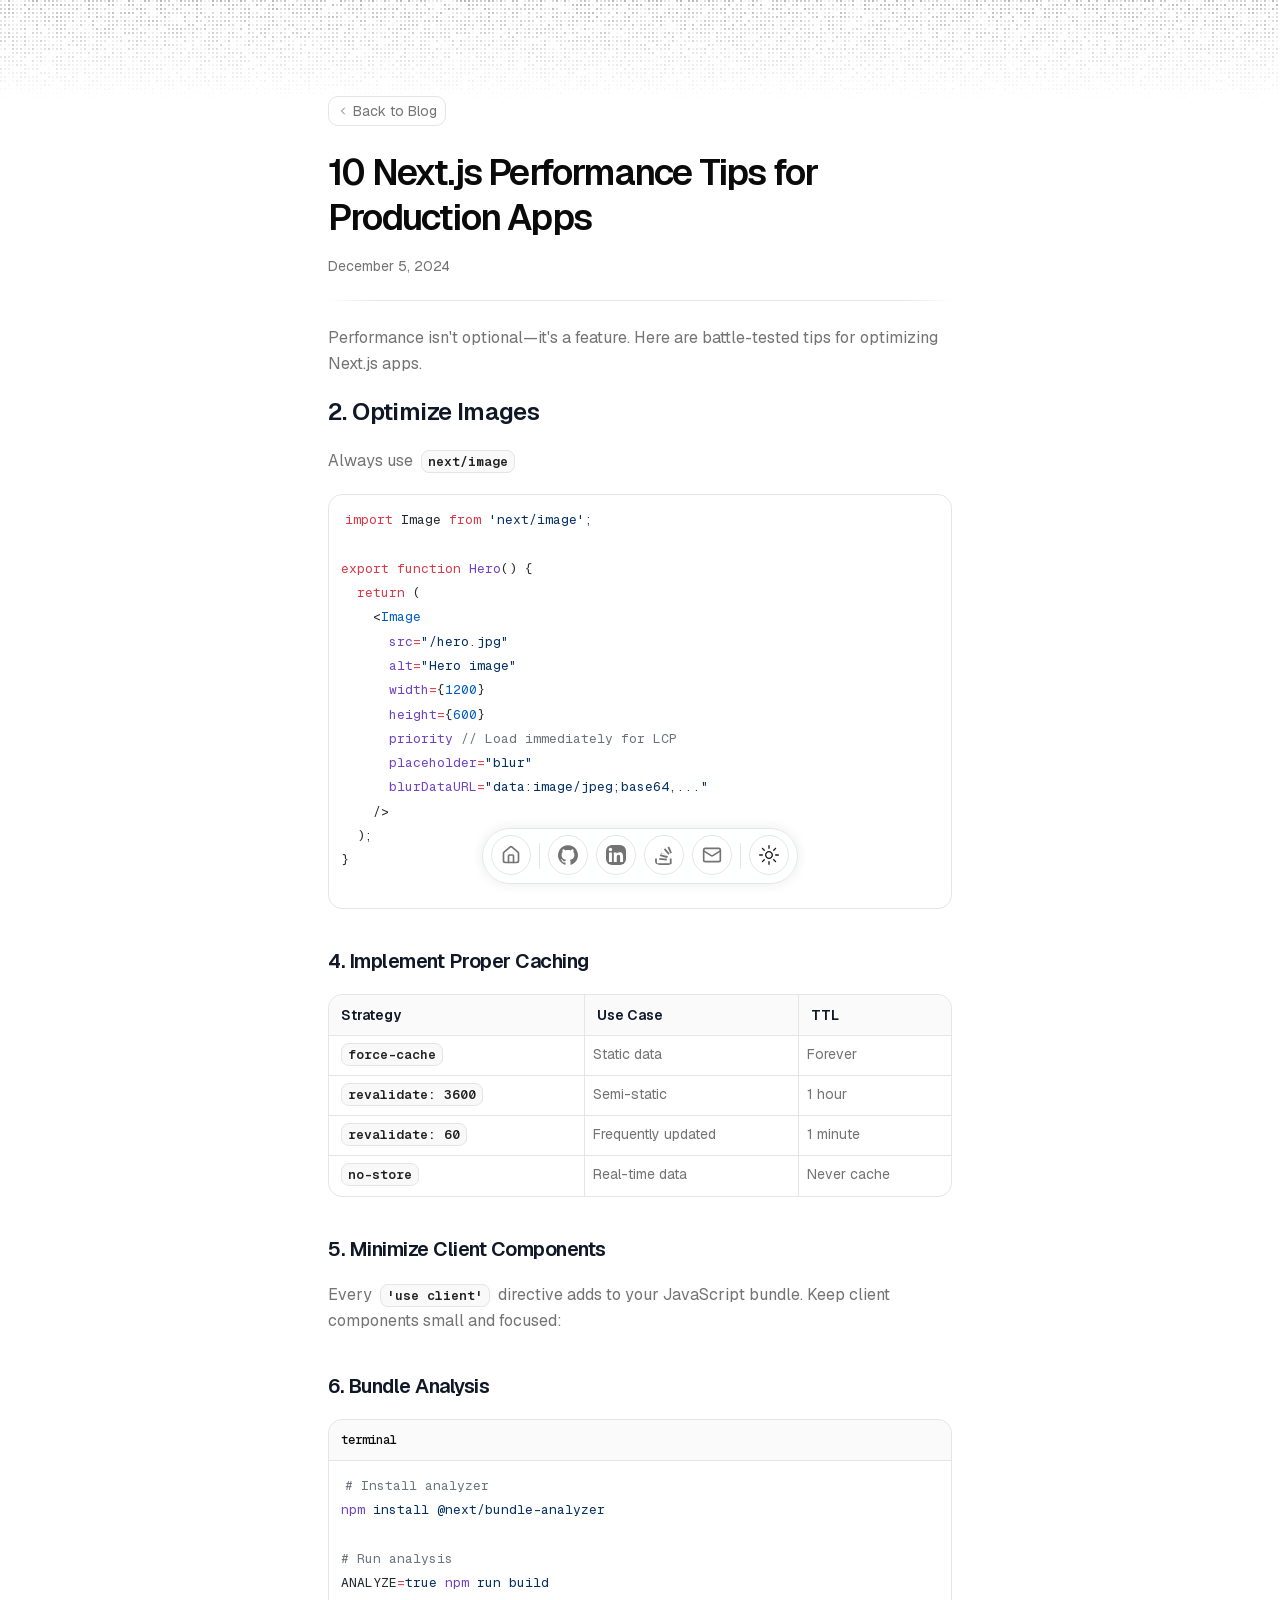
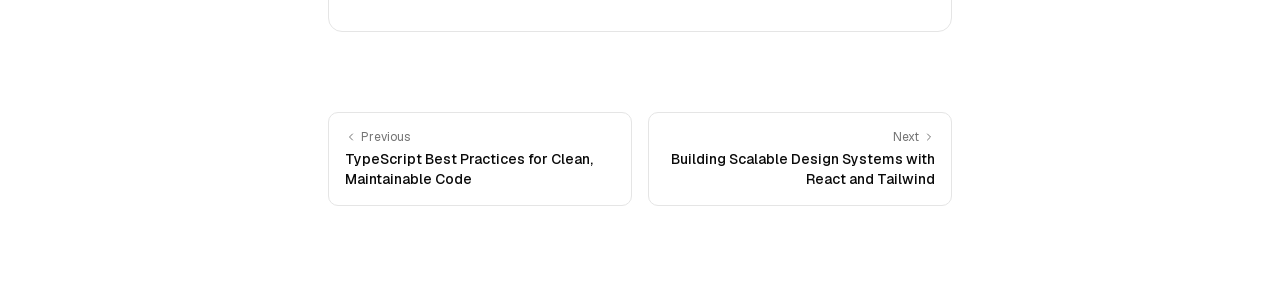
<file: blog/nextjs-performance-tips.html>
<!DOCTYPE html><!--duUhRTTzjSnf0hJNorSr6--><html lang="en"><head><meta charSet="utf-8"/><meta name="viewport" content="width=device-width, initial-scale=1"/><link rel="preload" href="/_next/static/media/797e433ab948586e-s.p.29207c2f.woff2" as="font" crossorigin="" type="font/woff2"/><link rel="preload" href="/_next/static/media/caa3a2e1cccd8315-s.p.3b6cae6d.woff2" as="font" crossorigin="" type="font/woff2"/><link rel="stylesheet" href="/_next/static/chunks/5c1dd49bebcb766c.css" data-precedence="next"/><link rel="preload" as="script" fetchPriority="low" href="/_next/static/chunks/e47f292ce1b5137c.js"/><script src="/_next/static/chunks/75af5e8c7bf68d64.js" async=""></script><script src="/_next/static/chunks/6639295bdfff2a4c.js" async=""></script><script src="/_next/static/chunks/e5d9ebb4943b2fe8.js" async=""></script><script src="/_next/static/chunks/turbopack-2d96150a00ce0001.js" async=""></script><script src="/_next/static/chunks/93cd3038e8649c57.js" async=""></script><script src="/_next/static/chunks/bb5c287803b23072.js" async=""></script><script src="/_next/static/chunks/3a6d4a4ac03d02e9.js" async=""></script><script src="/_next/static/chunks/bc272f4ea0e5379d.js" async=""></script><script src="/_next/static/chunks/46196a5055940497.js" async=""></script><script src="/_next/static/chunks/28dc4b7ae21dc85e.js" async=""></script><script src="/_next/static/chunks/414da866dc0085e3.js" async=""></script><script src="/_next/static/chunks/68a73e371a9bbaa3.js" async=""></script><meta name="next-size-adjust" content=""/><title>10 Next.js Performance Tips for Production Apps | Hamid Keyhani Dehnavi</title><meta name="description" content="Practical optimization techniques to make your Next.js applications blazing fast in production."/><meta name="robots" content="index, follow"/><meta name="googlebot" content="index, follow, max-video-preview:-1, max-image-preview:large, max-snippet:-1"/><meta property="og:title" content="10 Next.js Performance Tips for Production Apps"/><meta property="og:description" content="Practical optimization techniques to make your Next.js applications blazing fast in production."/><meta property="og:url" content="https://github.com/hamidkeyhani/blog/nextjs-performance-tips"/><meta property="og:image" content="https://github.com/hamidkeyhanihttps://images.unsplash.com/photo-1460925895917-afdab827c52f?w=800&amp;h=192&amp;fit=crop"/><meta property="og:type" content="article"/><meta property="article:published_time" content="2024-12-05"/><meta name="twitter:card" content="summary_large_image"/><meta name="twitter:title" content="10 Next.js Performance Tips for Production Apps"/><meta name="twitter:description" content="Practical optimization techniques to make your Next.js applications blazing fast in production."/><meta name="twitter:image" content="https://github.com/hamidkeyhanihttps://images.unsplash.com/photo-1460925895917-afdab827c52f?w=800&amp;h=192&amp;fit=crop"/><link rel="icon" href="/favicon.ico?favicon.0b3bf435.ico" sizes="256x256" type="image/x-icon"/><script src="/_next/static/chunks/a6dad97d9634a72d.js" noModule=""></script></head><body class="min-h-screen bg-background font-sans antialiased relative geist_a4f9adef-module__rTGU2W__variable geist_mono_f41124e8-module__uIW-CG__variable"><div hidden=""><!--$--><!--/$--></div><script>((a,b,c,d,e,f,g,h)=>{let i=document.documentElement,j=["light","dark"];function k(b){var c;(Array.isArray(a)?a:[a]).forEach(a=>{let c="class"===a,d=c&&f?e.map(a=>f[a]||a):e;c?(i.classList.remove(...d),i.classList.add(f&&f[b]?f[b]:b)):i.setAttribute(a,b)}),c=b,h&&j.includes(c)&&(i.style.colorScheme=c)}if(d)k(d);else try{let a=localStorage.getItem(b)||c,d=g&&"system"===a?window.matchMedia("(prefers-color-scheme: dark)").matches?"dark":"light":a;k(d)}catch(a){}})("class","theme","light",null,["light","dark"],null,true,true)</script><div class="absolute inset-0 top-0 left-0 right-0 h-[100px] overflow-hidden z-0"><div class="h-full w-full" style="mask-image:linear-gradient(to bottom, black, transparent);-webkit-mask-image:linear-gradient(to bottom, black, transparent)"><canvas class="pointer-events-none" style="width:0;height:0"></canvas></div></div><div class="relative z-10 max-w-2xl mx-auto py-12 pb-24 sm:py-24 px-6"><section id="blog"><script type="application/ld+json">{"@context":"https://schema.org","@type":"BlogPosting","headline":"10 Next.js Performance Tips for Production Apps","datePublished":"2024-12-05","dateModified":"2024-12-05","description":"Practical optimization techniques to make your Next.js applications blazing fast in production.","image":"https://github.com/hamidkeyhanihttps://images.unsplash.com/photo-1460925895917-afdab827c52f?w=800&h=192&fit=crop","url":"https://github.com/hamidkeyhani/blog/nextjs-performance-tips","author":{"@type":"Person","name":"Hamid Keyhani Dehnavi"}}</script><div class="flex justify-start gap-4 items-center"><a class="text-sm text-muted-foreground hover:text-foreground transition-colors border border-border rounded-lg px-2 py-1 inline-flex items-center gap-1 mb-6 group" aria-label="Back to Blog" href="/blog"><svg xmlns="http://www.w3.org/2000/svg" width="24" height="24" viewBox="0 0 24 24" fill="none" stroke="currentColor" stroke-width="2" stroke-linecap="round" stroke-linejoin="round" class="lucide lucide-chevron-left size-3 group-hover:-translate-x-px transition-transform" aria-hidden="true"><path d="m15 18-6-6 6-6"></path></svg>Back to Blog</a></div><div class="flex flex-col gap-4"><h1 class="title font-semibold text-3xl md:text-4xl tracking-tighter leading-tight">10 Next.js Performance Tips for Production Apps</h1><p class="text-sm text-muted-foreground">December 5, 2024</p></div><div class="my-6 flex w-full items-center"><div class="flex-1 h-px bg-border" style="mask-image:linear-gradient(90deg, transparent, black 8%, black 92%, transparent);-webkit-mask-image:linear-gradient(90deg, transparent, black 8%, black 92%, transparent)"></div></div><article class="prose max-w-full text-pretty font-sans leading-relaxed text-muted-foreground dark:prose-invert"><p>Performance isn&#x27;t optional—it&#x27;s a feature. Here are battle-tested tips for optimizing Next.js apps.</p>
<h1>2. Optimize Images</h1>
<p>Always use <code class="px-1.5 py-0.5 rounded-md bg-muted/60 dark:bg-muted/40 text-sm font-mono text-foreground/90">next/image</code></p>
<div class="group relative rounded-xl overflow-hidden border border-border"><pre class="p-0! m-0! overflow-x-auto"><button class="inline-flex items-center justify-center whitespace-nowrap text-sm font-medium focus-visible:outline-none focus-visible:ring-1 focus-visible:ring-ring disabled:pointer-events-none disabled:opacity-50 bg-background hover:bg-accent hover:text-accent-foreground absolute size-8 text-primary cursor-pointer right-3 opacity-100 lg:opacity-0 lg:group-hover:opacity-100 transition-opacity rounded-md border border-border shadow-none top-3" aria-label="Copy code"><svg xmlns="http://www.w3.org/2000/svg" width="24" height="24" viewBox="0 0 24 24" fill="none" stroke="currentColor" stroke-width="2" stroke-linecap="round" stroke-linejoin="round" class="lucide lucide-copy size-4" aria-hidden="true"><rect width="14" height="14" x="8" y="8" rx="2" ry="2"></rect><path d="M4 16c-1.1 0-2-.9-2-2V4c0-1.1.9-2 2-2h10c1.1 0 2 .9 2 2"></path></svg></button><div class="p-4"><code class="language-tsx">import Image from &#x27;next/image&#x27;;

export function Hero() {
  return (
    &lt;Image
      src=&quot;/hero.jpg&quot;
      alt=&quot;Hero image&quot;
      width={1200}
      height={600}
      priority // Load immediately for LCP
      placeholder=&quot;blur&quot;
      blurDataURL=&quot;data:image/jpeg;base64,...&quot;
    /&gt;
  );
}
</code></div></pre></div>
<h2>4. Implement Proper Caching</h2>
<div class="my-6 border border-border rounded-xl overflow-hidden"><div class="w-full overflow-x-auto"><table class="m-0! w-full min-w-full border-separate border-spacing-0"><thead><tr><th>Strategy</th><th>Use Case</th><th>TTL</th></tr></thead><tbody><tr><td><code class="px-1.5 py-0.5 rounded-md bg-muted/60 dark:bg-muted/40 text-sm font-mono text-foreground/90">force-cache</code></td><td>Static data</td><td>Forever</td></tr><tr><td><code class="px-1.5 py-0.5 rounded-md bg-muted/60 dark:bg-muted/40 text-sm font-mono text-foreground/90">revalidate: 3600</code></td><td>Semi-static</td><td>1 hour</td></tr><tr><td><code class="px-1.5 py-0.5 rounded-md bg-muted/60 dark:bg-muted/40 text-sm font-mono text-foreground/90">revalidate: 60</code></td><td>Frequently updated</td><td>1 minute</td></tr><tr><td><code class="px-1.5 py-0.5 rounded-md bg-muted/60 dark:bg-muted/40 text-sm font-mono text-foreground/90">no-store</code></td><td>Real-time data</td><td>Never cache</td></tr></tbody></table></div></div>
<h2>5. Minimize Client Components</h2>
<p>Every <code class="px-1.5 py-0.5 rounded-md bg-muted/60 dark:bg-muted/40 text-sm font-mono text-foreground/90">&#x27;use client&#x27;</code> directive adds to your JavaScript bundle. Keep client components small and focused:</p>
<h2>6. Bundle Analysis</h2>
<div class="group relative rounded-xl overflow-hidden border border-border"><pre class="p-0! m-0! overflow-x-auto"><button class="inline-flex items-center justify-center whitespace-nowrap text-sm font-medium focus-visible:outline-none focus-visible:ring-1 focus-visible:ring-ring disabled:pointer-events-none disabled:opacity-50 bg-background hover:bg-accent hover:text-accent-foreground absolute size-8 text-primary cursor-pointer right-3 opacity-100 lg:opacity-0 lg:group-hover:opacity-100 transition-opacity rounded-md border border-border shadow-none top-3" aria-label="Copy code"><svg xmlns="http://www.w3.org/2000/svg" width="24" height="24" viewBox="0 0 24 24" fill="none" stroke="currentColor" stroke-width="2" stroke-linecap="round" stroke-linejoin="round" class="lucide lucide-copy size-4" aria-hidden="true"><rect width="14" height="14" x="8" y="8" rx="2" ry="2"></rect><path d="M4 16c-1.1 0-2-.9-2-2V4c0-1.1.9-2 2-2h10c1.1 0 2 .9 2 2"></path></svg></button><div class="p-4"><code class="language-bash" data-meta="title=&quot;terminal&quot;" data-title="terminal"># Install analyzer
npm install @next/bundle-analyzer

# Run analysis
ANALYZE=true npm run build
</code></div></pre></div></article><nav class="mt-12 pt-8 max-w-2xl"><div class="flex flex-col sm:flex-row justify-between gap-4"><a class="group flex-1 flex flex-col gap-1 p-4 rounded-lg border border-border hover:bg-accent/50 transition-colors" href="/blog/typescript-best-practices"><span class="flex items-center gap-1 text-xs text-muted-foreground"><svg xmlns="http://www.w3.org/2000/svg" width="24" height="24" viewBox="0 0 24 24" fill="none" stroke="currentColor" stroke-width="2" stroke-linecap="round" stroke-linejoin="round" class="lucide lucide-chevron-left size-3" aria-hidden="true"><path d="m15 18-6-6 6-6"></path></svg>Previous</span><span class="text-sm font-medium group-hover:text-foreground transition-colors whitespace-normal wrap-break-word">TypeScript Best Practices for Clean, Maintainable Code</span></a><a class="group flex-1 flex flex-col gap-1 p-4 rounded-lg border border-border hover:bg-accent/50 transition-colors text-right" href="/blog/building-design-systems"><span class="flex items-center justify-end gap-1 text-xs text-muted-foreground">Next<svg xmlns="http://www.w3.org/2000/svg" width="24" height="24" viewBox="0 0 24 24" fill="none" stroke="currentColor" stroke-width="2" stroke-linecap="round" stroke-linejoin="round" class="lucide lucide-chevron-right size-3" aria-hidden="true"><path d="m9 18 6-6-6-6"></path></svg></span><span class="text-sm font-medium group-hover:text-foreground transition-colors whitespace-normal wrap-break-word">Building Scalable Design Systems with React and Tailwind</span></a></div></nav></section><!--$--><!--/$--></div><div class="pointer-events-none fixed inset-x-0 bottom-4 z-30"><div class="items-end justify-center overflow-visible rounded-full z-50 pointer-events-auto relative h-14 p-2 w-fit mx-auto flex gap-2 border bg-card/90 backdrop-blur-3xl shadow-[0_0_10px_3px] shadow-primary/5"><a href="/" data-state="closed"><div class="relative flex aspect-square items-center justify-center shrink-0 rounded-3xl cursor-pointer size-full bg-background p-0 text-muted-foreground hover:text-foreground hover:bg-muted backdrop-blur-3xl border border-border transition-colors" style="width:40px;height:40px"><div class="flex items-center justify-center" style="width:20px;height:20px"><svg xmlns="http://www.w3.org/2000/svg" width="24" height="24" viewBox="0 0 24 24" fill="none" stroke="currentColor" stroke-width="2" stroke-linecap="round" stroke-linejoin="round" class="lucide lucide-house size-full rounded-sm overflow-hidden object-contain" aria-hidden="true"><path d="M15 21v-8a1 1 0 0 0-1-1h-4a1 1 0 0 0-1 1v8"></path><path d="M3 10a2 2 0 0 1 .709-1.528l7-6a2 2 0 0 1 2.582 0l7 6A2 2 0 0 1 21 10v9a2 2 0 0 1-2 2H5a2 2 0 0 1-2-2z"></path></svg></div></div></a><div data-orientation="vertical" role="none" class="shrink-0 h-2/3 m-auto w-px bg-border"></div><a href="https://github.com/hamidkeyhani" target="_blank" rel="noopener noreferrer" data-state="closed"><div class="relative flex aspect-square items-center justify-center shrink-0 rounded-3xl cursor-pointer size-full bg-background p-0 text-muted-foreground hover:text-foreground hover:bg-muted backdrop-blur-3xl border border-border transition-colors" style="width:40px;height:40px"><div class="flex items-center justify-center" style="width:20px;height:20px"><svg viewBox="0 0 438.549 438.549" xmlns="http://www.w3.org/2000/svg" role="img" class="size-full rounded-sm overflow-hidden object-contain"><title>GitHub</title><path fill="currentColor" d="M409.132 114.573c-19.608-33.596-46.205-60.194-79.798-79.8-33.598-19.607-70.277-29.408-110.063-29.408-39.781 0-76.472 9.804-110.063 29.408-33.596 19.605-60.192 46.204-79.8 79.8C9.803 148.168 0 184.854 0 224.63c0 47.78 13.94 90.745 41.827 128.906 27.884 38.164 63.906 64.572 108.063 79.227 5.14.954 8.945.283 11.419-1.996 2.475-2.282 3.711-5.14 3.711-8.562 0-.571-.049-5.708-.144-15.417a2549.81 2549.81 0 01-.144-25.406l-6.567 1.136c-4.187.767-9.469 1.092-15.846 1-6.374-.089-12.991-.757-19.842-1.999-6.854-1.231-13.229-4.086-19.13-8.559-5.898-4.473-10.085-10.328-12.56-17.556l-2.855-6.57c-1.903-4.374-4.899-9.233-8.992-14.559-4.093-5.331-8.232-8.945-12.419-10.848l-1.999-1.431c-1.332-.951-2.568-2.098-3.711-3.429-1.142-1.331-1.997-2.663-2.568-3.997-.572-1.335-.098-2.43 1.427-3.289 1.525-.859 4.281-1.276 8.28-1.276l5.708.853c3.807.763 8.516 3.042 14.133 6.851 5.614 3.806 10.229 8.754 13.846 14.842 4.38 7.806 9.657 13.754 15.846 17.847 6.184 4.093 12.419 6.136 18.699 6.136 6.28 0 11.704-.476 16.274-1.423 4.565-.952 8.848-2.383 12.847-4.285 1.713-12.758 6.377-22.559 13.988-29.41-10.848-1.14-20.601-2.857-29.264-5.14-8.658-2.286-17.605-5.996-26.835-11.14-9.235-5.137-16.896-11.516-22.985-19.126-6.09-7.614-11.088-17.61-14.987-29.979-3.901-12.374-5.852-26.648-5.852-42.826 0-23.035 7.52-42.637 22.557-58.817-7.044-17.318-6.379-36.732 1.997-58.24 5.52-1.715 13.706-.428 24.554 3.853 10.85 4.283 18.794 7.952 23.84 10.994 5.046 3.041 9.089 5.618 12.135 7.708 17.705-4.947 35.976-7.421 54.818-7.421s37.117 2.474 54.823 7.421l10.849-6.849c7.419-4.57 16.18-8.758 26.262-12.565 10.088-3.805 17.802-4.853 23.134-3.138 8.562 21.509 9.325 40.922 2.279 58.24 15.036 16.18 22.559 35.787 22.559 58.817 0 16.178-1.958 30.497-5.853 42.966-3.9 12.471-8.941 22.457-15.125 29.979-6.191 7.521-13.901 13.85-23.131 18.986-9.232 5.14-18.182 8.85-26.84 11.136-8.662 2.286-18.415 4.004-29.263 5.146 9.894 8.562 14.842 22.077 14.842 40.539v60.237c0 3.422 1.19 6.279 3.572 8.562 2.379 2.279 6.136 2.95 11.276 1.995 44.163-14.653 80.185-41.062 108.068-79.226 27.88-38.161 41.825-81.126 41.825-128.906-.01-39.771-9.818-76.454-29.414-110.049z"></path></svg></div></div></a><a href="https://www.linkedin.com/in/hamidkeyhani/" target="_blank" rel="noopener noreferrer" data-state="closed"><div class="relative flex aspect-square items-center justify-center shrink-0 rounded-3xl cursor-pointer size-full bg-background p-0 text-muted-foreground hover:text-foreground hover:bg-muted backdrop-blur-3xl border border-border transition-colors" style="width:40px;height:40px"><div class="flex items-center justify-center" style="width:20px;height:20px"><svg viewBox="0 0 24 24" xmlns="http://www.w3.org/2000/svg" class="size-full rounded-sm overflow-hidden object-contain"><title>LinkedIn</title><path fill="currentColor" d="M20.447 20.452h-3.554v-5.569c0-1.328-.027-3.037-1.852-3.037-1.853 0-2.136 1.445-2.136 2.939v5.667H9.351V9h3.414v1.561h.046c.477-.9 1.637-1.85 3.37-1.85 3.601 0 4.267 2.37 4.267 5.455v6.286zM5.337 7.433c-1.144 0-2.063-.926-2.063-2.065 0-1.138.92-2.063 2.063-2.063 1.14 0 2.064.925 2.064 2.063 0 1.139-.925 2.065-2.064 2.065zm1.782 13.019H3.555V9h3.564v11.452zM22.225 0H1.771C.792 0 0 .774 0 1.729v20.542C0 23.227.792 24 1.771 24h20.451C23.2 24 24 23.227 24 22.271V1.729C24 .774 23.2 0 22.222 0h.003z"></path></svg></div></div></a><a href="https://stackoverflow.com/users/8399393/hamid-keyhani" target="_blank" rel="noopener noreferrer" data-state="closed"><div class="relative flex aspect-square items-center justify-center shrink-0 rounded-3xl cursor-pointer size-full bg-background p-0 text-muted-foreground hover:text-foreground hover:bg-muted backdrop-blur-3xl border border-border transition-colors" style="width:40px;height:40px"><div class="flex items-center justify-center" style="width:20px;height:20px"><svg viewBox="0 0 24 24" fill="currentColor" xmlns="http://www.w3.org/2000/svg" class="size-full rounded-sm overflow-hidden object-contain"><title>Stack Overflow</title><path d="M18.986 21.867v-5.673h2.156v7.83H1.313v-7.83h2.156v5.673h15.517zm-12.72-4.103l9.043.905.198-2.122-9.043-.905-.198 2.122zm.765-4.482l8.288 2.302.585-2.05-8.288-2.303-.585 2.051zm1.758-4.238l7.078 4.31.144 2.127.973-1.604-7.079-4.31-.973 1.604-.143-2.126zm3.01-3.693l5.352 6.326 1.635-1.385-5.353-6.326-1.634 1.385zm4.498-2.733l3.203 7.643 1.986-.83-3.202-7.643-1.987.83z"></path></svg></div></div></a><a href="mailto:hamidkeyhani977@gmail.com" data-state="closed"><div class="relative flex aspect-square items-center justify-center shrink-0 rounded-3xl cursor-pointer size-full bg-background p-0 text-muted-foreground hover:text-foreground hover:bg-muted backdrop-blur-3xl border border-border transition-colors" style="width:40px;height:40px"><div class="flex items-center justify-center" style="width:20px;height:20px"><svg xmlns="http://www.w3.org/2000/svg" width="24" height="24" viewBox="0 0 24 24" fill="none" stroke="currentColor" stroke-width="2" stroke-linecap="round" stroke-linejoin="round" class="lucide lucide-mail size-full rounded-sm overflow-hidden object-contain" aria-hidden="true"><path d="m22 7-8.991 5.727a2 2 0 0 1-2.009 0L2 7"></path><rect x="2" y="4" width="20" height="16" rx="2"></rect></svg></div></div></a><div data-orientation="vertical" role="none" class="shrink-0 h-2/3 m-auto w-px bg-border"></div><div class="relative flex aspect-square items-center justify-center shrink-0 rounded-3xl cursor-pointer size-full bg-background p-0 text-muted-foreground hover:text-foreground hover:bg-muted backdrop-blur-3xl border border-border transition-colors" style="width:40px;height:40px"><div class="flex items-center justify-center" style="width:20px;height:20px"><button class="inline-flex items-center justify-center whitespace-nowrap text-sm font-medium transition-colors focus-visible:outline-none focus-visible:ring-1 focus-visible:ring-ring disabled:pointer-events-none disabled:opacity-50 text-primary underline-offset-4 hover:underline rounded-full size-full cursor-pointer" type="button"><svg width="15" height="15" viewBox="0 0 15 15" fill="none" xmlns="http://www.w3.org/2000/svg" class="h-full w-full"><path d="M7.5 0C7.77614 0 8 0.223858 8 0.5V2.5C8 2.77614 7.77614 3 7.5 3C7.22386 3 7 2.77614 7 2.5V0.5C7 0.223858 7.22386 0 7.5 0ZM2.1967 2.1967C2.39196 2.00144 2.70854 2.00144 2.90381 2.1967L4.31802 3.61091C4.51328 3.80617 4.51328 4.12276 4.31802 4.31802C4.12276 4.51328 3.80617 4.51328 3.61091 4.31802L2.1967 2.90381C2.00144 2.70854 2.00144 2.39196 2.1967 2.1967ZM0.5 7C0.223858 7 0 7.22386 0 7.5C0 7.77614 0.223858 8 0.5 8H2.5C2.77614 8 3 7.77614 3 7.5C3 7.22386 2.77614 7 2.5 7H0.5ZM2.1967 12.8033C2.00144 12.608 2.00144 12.2915 2.1967 12.0962L3.61091 10.682C3.80617 10.4867 4.12276 10.4867 4.31802 10.682C4.51328 10.8772 4.51328 11.1938 4.31802 11.3891L2.90381 12.8033C2.70854 12.9986 2.39196 12.9986 2.1967 12.8033ZM12.5 7C12.2239 7 12 7.22386 12 7.5C12 7.77614 12.2239 8 12.5 8H14.5C14.7761 8 15 7.77614 15 7.5C15 7.22386 14.7761 7 14.5 7H12.5ZM10.682 4.31802C10.4867 4.12276 10.4867 3.80617 10.682 3.61091L12.0962 2.1967C12.2915 2.00144 12.608 2.00144 12.8033 2.1967C12.9986 2.39196 12.9986 2.70854 12.8033 2.90381L11.3891 4.31802C11.1938 4.51328 10.8772 4.51328 10.682 4.31802ZM8 12.5C8 12.2239 7.77614 12 7.5 12C7.22386 12 7 12.2239 7 12.5V14.5C7 14.7761 7.22386 15 7.5 15C7.77614 15 8 14.7761 8 14.5V12.5ZM10.682 10.682C10.8772 10.4867 11.1938 10.4867 11.3891 10.682L12.8033 12.0962C12.9986 12.2915 12.9986 12.608 12.8033 12.8033C12.608 12.9986 12.2915 12.9986 12.0962 12.8033L10.682 11.3891C10.4867 11.1938 10.4867 10.8772 10.682 10.682ZM5.5 7.5C5.5 6.39543 6.39543 5.5 7.5 5.5C8.60457 5.5 9.5 6.39543 9.5 7.5C9.5 8.60457 8.60457 9.5 7.5 9.5C6.39543 9.5 5.5 8.60457 5.5 7.5ZM7.5 4.5C5.84315 4.5 4.5 5.84315 4.5 7.5C4.5 9.15685 5.84315 10.5 7.5 10.5C9.15685 10.5 10.5 9.15685 10.5 7.5C10.5 5.84315 9.15685 4.5 7.5 4.5Z" fill="currentColor" fill-rule="evenodd" clip-rule="evenodd"></path></svg><svg width="15" height="15" viewBox="0 0 15 15" fill="none" xmlns="http://www.w3.org/2000/svg" class="hidden h-full w-full"><path d="M2.89998 0.499976C2.89998 0.279062 2.72089 0.0999756 2.49998 0.0999756C2.27906 0.0999756 2.09998 0.279062 2.09998 0.499976V1.09998H1.49998C1.27906 1.09998 1.09998 1.27906 1.09998 1.49998C1.09998 1.72089 1.27906 1.89998 1.49998 1.89998H2.09998V2.49998C2.09998 2.72089 2.27906 2.89998 2.49998 2.89998C2.72089 2.89998 2.89998 2.72089 2.89998 2.49998V1.89998H3.49998C3.72089 1.89998 3.89998 1.72089 3.89998 1.49998C3.89998 1.27906 3.72089 1.09998 3.49998 1.09998H2.89998V0.499976ZM5.89998 3.49998C5.89998 3.27906 5.72089 3.09998 5.49998 3.09998C5.27906 3.09998 5.09998 3.27906 5.09998 3.49998V4.09998H4.49998C4.27906 4.09998 4.09998 4.27906 4.09998 4.49998C4.09998 4.72089 4.27906 4.89998 4.49998 4.89998H5.09998V5.49998C5.09998 5.72089 5.27906 5.89998 5.49998 5.89998C5.72089 5.89998 5.89998 5.72089 5.89998 5.49998V4.89998H6.49998C6.72089 4.89998 6.89998 4.72089 6.89998 4.49998C6.89998 4.27906 6.72089 4.09998 6.49998 4.09998H5.89998V3.49998ZM1.89998 6.49998C1.89998 6.27906 1.72089 6.09998 1.49998 6.09998C1.27906 6.09998 1.09998 6.27906 1.09998 6.49998V7.09998H0.499976C0.279062 7.09998 0.0999756 7.27906 0.0999756 7.49998C0.0999756 7.72089 0.279062 7.89998 0.499976 7.89998H1.09998V8.49998C1.09998 8.72089 1.27906 8.89997 1.49998 8.89997C1.72089 8.89997 1.89998 8.72089 1.89998 8.49998V7.89998H2.49998C2.72089 7.89998 2.89998 7.72089 2.89998 7.49998C2.89998 7.27906 2.72089 7.09998 2.49998 7.09998H1.89998V6.49998ZM8.54406 0.98184L8.24618 0.941586C8.03275 0.917676 7.90692 1.1655 8.02936 1.34194C8.17013 1.54479 8.29981 1.75592 8.41754 1.97445C8.91878 2.90485 9.20322 3.96932 9.20322 5.10022C9.20322 8.37201 6.82247 11.0878 3.69887 11.6097C3.45736 11.65 3.20988 11.6772 2.96008 11.6906C2.74563 11.702 2.62729 11.9535 2.77721 12.1072C2.84551 12.1773 2.91535 12.2458 2.98667 12.3128L3.05883 12.3795L3.31883 12.6045L3.50684 12.7532L3.62796 12.8433L3.81491 12.9742L3.99079 13.089C4.11175 13.1651 4.23536 13.2375 4.36157 13.3059L4.62496 13.4412L4.88553 13.5607L5.18837 13.6828L5.43169 13.7686C5.56564 13.8128 5.70149 13.8529 5.83857 13.8885C5.94262 13.9155 6.04767 13.9401 6.15405 13.9622C6.27993 13.9883 6.40713 14.0109 6.53544 14.0298L6.85241 14.0685L7.11934 14.0892C7.24637 14.0965 7.37436 14.1002 7.50322 14.1002C11.1483 14.1002 14.1032 11.1453 14.1032 7.50023C14.1032 7.25044 14.0893 7.00389 14.0623 6.76131L14.0255 6.48407C13.991 6.26083 13.9453 6.04129 13.8891 5.82642C13.8213 5.56709 13.7382 5.31398 13.6409 5.06881L13.5279 4.80132L13.4507 4.63542L13.3766 4.48666C13.2178 4.17773 13.0353 3.88295 12.8312 3.60423L12.6782 3.40352L12.4793 3.16432L12.3157 2.98361L12.1961 2.85951L12.0355 2.70246L11.8134 2.50184L11.4925 2.24191L11.2483 2.06498L10.9562 1.87446L10.6346 1.68894L10.3073 1.52378L10.1938 1.47176L9.95488 1.3706L9.67791 1.2669L9.42566 1.1846L9.10075 1.09489L8.83599 1.03486L8.54406 0.98184ZM10.4032 5.30023C10.4032 4.27588 10.2002 3.29829 9.83244 2.40604C11.7623 3.28995 13.1032 5.23862 13.1032 7.50023C13.1032 10.593 10.596 13.1002 7.50322 13.1002C6.63646 13.1002 5.81597 12.9036 5.08355 12.5522C6.5419 12.0941 7.81081 11.2082 8.74322 10.0416C8.87963 10.2284 9.10028 10.3497 9.34928 10.3497C9.76349 10.3497 10.0993 10.0139 10.0993 9.59971C10.0993 9.24256 9.84965 8.94373 9.51535 8.86816C9.57741 8.75165 9.63653 8.63334 9.6926 8.51332C9.88358 8.63163 10.1088 8.69993 10.35 8.69993C11.0403 8.69993 11.6 8.14028 11.6 7.44993C11.6 6.75976 11.0406 6.20024 10.3505 6.19993C10.3853 5.90487 10.4032 5.60464 10.4032 5.30023Z" fill="currentColor" fill-rule="evenodd" clip-rule="evenodd"></path></svg></button></div></div></div></div><script src="/_next/static/chunks/e47f292ce1b5137c.js" id="_R_" async=""></script><script>(self.__next_f=self.__next_f||[]).push([0])</script><script>self.__next_f.push([1,"1:\"$Sreact.fragment\"\n2:I[52812,[\"/_next/static/chunks/93cd3038e8649c57.js\",\"/_next/static/chunks/bb5c287803b23072.js\",\"/_next/static/chunks/3a6d4a4ac03d02e9.js\",\"/_next/static/chunks/bc272f4ea0e5379d.js\"],\"ThemeProvider\"]\n3:I[30467,[\"/_next/static/chunks/93cd3038e8649c57.js\",\"/_next/static/chunks/bb5c287803b23072.js\",\"/_next/static/chunks/3a6d4a4ac03d02e9.js\",\"/_next/static/chunks/bc272f4ea0e5379d.js\"],\"TooltipProvider\"]\n4:I[44263,[\"/_next/static/chunks/93cd3038e8649c57.js\",\"/_next/static/chunks/bb5c287803b23072.js\",\"/_next/static/chunks/3a6d4a4ac03d02e9.js\",\"/_next/static/chunks/bc272f4ea0e5379d.js\"],\"FlickeringGrid\"]\n5:I[6093,[\"/_next/static/chunks/46196a5055940497.js\",\"/_next/static/chunks/28dc4b7ae21dc85e.js\"],\"default\"]\n6:I[78653,[\"/_next/static/chunks/46196a5055940497.js\",\"/_next/static/chunks/28dc4b7ae21dc85e.js\"],\"default\"]\n7:I[86622,[\"/_next/static/chunks/93cd3038e8649c57.js\",\"/_next/static/chunks/bb5c287803b23072.js\",\"/_next/static/chunks/3a6d4a4ac03d02e9.js\",\"/_next/static/chunks/bc272f4ea0e5379d.js\",\"/_next/static/chunks/414da866dc0085e3.js\",\"/_next/static/chunks/68a73e371a9bbaa3.js\"],\"\"]\n8:I[44365,[\"/_next/static/chunks/93cd3038e8649c57.js\",\"/_next/static/chunks/bb5c287803b23072.js\",\"/_next/static/chunks/3a6d4a4ac03d02e9.js\",\"/_next/static/chunks/bc272f4ea0e5379d.js\"],\"Dock\"]\n9:I[30467,[\"/_next/static/chunks/93cd3038e8649c57.js\",\"/_next/static/chunks/bb5c287803b23072.js\",\"/_next/static/chunks/3a6d4a4ac03d02e9.js\",\"/_next/static/chunks/bc272f4ea0e5379d.js\"],\"Tooltip\"]\na:I[30467,[\"/_next/static/chunks/93cd3038e8649c57.js\",\"/_next/static/chunks/bb5c287803b23072.js\",\"/_next/static/chunks/3a6d4a4ac03d02e9.js\",\"/_next/static/chunks/bc272f4ea0e5379d.js\"],\"TooltipTrigger\"]\n18:I[88111,[],\"default\"]\n:HL[\"/_next/static/chunks/5c1dd49bebcb766c.css\",\"style\"]\n:HL[\"/_next/static/media/797e433ab948586e-s.p.29207c2f.woff2\",\"font\",{\"crossOrigin\":\"\",\"type\":\"font/woff2\"}]\n:HL[\"/_next/static/media/caa3a2e1cccd8315-s.p.3b6cae6d.woff2\",\"font\",{\"crossOrigin\":\"\",\"type\":\"font/woff2\"}]\n"])</script><script>self.__next_f.push([1,"0:{\"P\":null,\"b\":\"duUhRTTzjSnf0hJNorSr6\",\"c\":[\"\",\"blog\",\"nextjs-performance-tips\"],\"q\":\"\",\"i\":false,\"f\":[[[\"\",{\"children\":[\"blog\",{\"children\":[[\"slug\",\"nextjs-performance-tips\",\"d\"],{\"children\":[\"__PAGE__\",{}]}]}]},\"$undefined\",\"$undefined\",true],[[\"$\",\"$1\",\"c\",{\"children\":[[[\"$\",\"link\",\"0\",{\"rel\":\"stylesheet\",\"href\":\"/_next/static/chunks/5c1dd49bebcb766c.css\",\"precedence\":\"next\",\"crossOrigin\":\"$undefined\",\"nonce\":\"$undefined\"}],[\"$\",\"script\",\"script-0\",{\"src\":\"/_next/static/chunks/93cd3038e8649c57.js\",\"async\":true,\"nonce\":\"$undefined\"}],[\"$\",\"script\",\"script-1\",{\"src\":\"/_next/static/chunks/bb5c287803b23072.js\",\"async\":true,\"nonce\":\"$undefined\"}],[\"$\",\"script\",\"script-2\",{\"src\":\"/_next/static/chunks/3a6d4a4ac03d02e9.js\",\"async\":true,\"nonce\":\"$undefined\"}],[\"$\",\"script\",\"script-3\",{\"src\":\"/_next/static/chunks/bc272f4ea0e5379d.js\",\"async\":true,\"nonce\":\"$undefined\"}]],[\"$\",\"html\",null,{\"lang\":\"en\",\"suppressHydrationWarning\":true,\"children\":[\"$\",\"body\",null,{\"className\":\"min-h-screen bg-background font-sans antialiased relative geist_a4f9adef-module__rTGU2W__variable geist_mono_f41124e8-module__uIW-CG__variable\",\"children\":[\"$\",\"$L2\",null,{\"attribute\":\"class\",\"defaultTheme\":\"light\",\"children\":[\"$\",\"$L3\",null,{\"delayDuration\":0,\"children\":[[\"$\",\"div\",null,{\"className\":\"absolute inset-0 top-0 left-0 right-0 h-[100px] overflow-hidden z-0\",\"children\":[\"$\",\"$L4\",null,{\"className\":\"h-full w-full\",\"squareSize\":2,\"gridGap\":2,\"style\":{\"maskImage\":\"linear-gradient(to bottom, black, transparent)\",\"WebkitMaskImage\":\"linear-gradient(to bottom, black, transparent)\"}}]}],[\"$\",\"div\",null,{\"className\":\"relative z-10 max-w-2xl mx-auto py-12 pb-24 sm:py-24 px-6\",\"children\":[\"$\",\"$L5\",null,{\"parallelRouterKey\":\"children\",\"error\":\"$undefined\",\"errorStyles\":\"$undefined\",\"errorScripts\":\"$undefined\",\"template\":[\"$\",\"$L6\",null,{}],\"templateStyles\":\"$undefined\",\"templateScripts\":\"$undefined\",\"notFound\":[[\"$\",\"div\",null,{\"className\":\"min-h-[calc(100vh-12rem)] flex flex-col\",\"children\":[\"$\",\"div\",null,{\"className\":\"flex-1 flex items-center justify-center p-8\",\"children\":[\"$\",\"div\",null,{\"className\":\"flex flex-col items-center text-center max-w-md relative\",\"children\":[[\"$\",\"h1\",null,{\"className\":\"text-[200px] font-semibold font-mono bg-linear-to-b from-primary/30 to-secondary/10 text-transparent bg-clip-text absolute -top-40 left-1/2 -translate-x-1/2 mask-[linear-gradient(to_bottom,black,black_20%,transparent_80%)] tracking-tighter uppercase [-webkit-text-stroke:3px_hsl(var(--primary)/0.6)]\",\"children\":\"404\"}],[\"$\",\"h2\",null,{\"className\":\"text-4xl tracking-tight font-semibold text-foreground mb-2\",\"children\":\"Page Not Found\"}],[\"$\",\"p\",null,{\"className\":\"text-muted-foreground mb-8 text-balance tracking-tight font-medium\",\"children\":\"The page you're looking for doesn't exist or may have been moved.\"}],[\"$\",\"div\",null,{\"className\":\"flex flex-col sm:flex-row gap-3\",\"children\":[\"$\",\"$L7\",null,{\"href\":\"/\",\"children\":[\"$\",\"button\",null,{\"className\":\"inline-flex items-center justify-center whitespace-nowrap rounded-md text-sm font-medium transition-colors focus-visible:outline-none focus-visible:ring-1 focus-visible:ring-ring disabled:pointer-events-none disabled:opacity-50 border border-input bg-background shadow-sm hover:bg-accent hover:text-accent-foreground h-9 px-4 py-2 gap-2 cursor-pointer\",\"ref\":\"$undefined\",\"children\":[[\"$\",\"svg\",null,{\"ref\":\"$undefined\",\"xmlns\":\"http://www.w3.org/2000/svg\",\"width\":24,\"height\":24,\"viewBox\":\"0 0 24 24\",\"fill\":\"none\",\"stroke\":\"currentColor\",\"strokeWidth\":2,\"strokeLinecap\":\"round\",\"strokeLinejoin\":\"round\",\"className\":\"lucide lucide-house h-4 w-4\",\"aria-hidden\":\"true\",\"children\":[[\"$\",\"path\",\"5wwlr5\",{\"d\":\"M15 21v-8a1 1 0 0 0-1-1h-4a1 1 0 0 0-1 1v8\"}],[\"$\",\"path\",\"r6nss1\",{\"d\":\"M3 10a2 2 0 0 1 .709-1.528l7-6a2 2 0 0 1 2.582 0l7 6A2 2 0 0 1 21 10v9a2 2 0 0 1-2 2H5a2 2 0 0 1-2-2z\"}],\"$undefined\"]}],\"Go to Home\"]}]}]}]]}]}]}],[]],\"forbidden\":\"$undefined\",\"unauthorized\":\"$undefined\"}]}],[\"$\",\"div\",null,{\"className\":\"pointer-events-none fixed inset-x-0 bottom-4 z-30\",\"children\":[\"$\",\"$L8\",null,{\"className\":\"z-50 pointer-events-auto relative h-14 p-2 w-fit mx-auto flex gap-2 border bg-card/90 backdrop-blur-3xl shadow-[0_0_10px_3px] shadow-primary/5\",\"children\":[[[\"$\",\"$L9\",\"/\",{\"children\":[[\"$\",\"$La\",null,{\"asChild\":true,\"children\":[\"$\",\"a\",null,{\"href\":\"/\",\"target\":\"$undefined\",\"rel\":\"$undefined\",\"children\":\"$Lb\"}]}],\"$Lc\"]}]],\"$Ld\",[\"$Le\",\"$Lf\",\"$L10\",\"$L11\"],\"$L12\",\"$L13\"]}]}]]}]}]}]}]]}],{\"children\":[\"$L14\",{\"children\":[\"$L15\",{\"children\":[\"$L16\",{},null,false,false]},null,false,false]},null,false,false]},null,false,false],\"$L17\",false]],\"m\":\"$undefined\",\"G\":[\"$18\",[]],\"S\":true}\n"])</script><script>self.__next_f.push([1,"19:I[44365,[\"/_next/static/chunks/93cd3038e8649c57.js\",\"/_next/static/chunks/bb5c287803b23072.js\",\"/_next/static/chunks/3a6d4a4ac03d02e9.js\",\"/_next/static/chunks/bc272f4ea0e5379d.js\"],\"DockIcon\"]\n1a:I[30467,[\"/_next/static/chunks/93cd3038e8649c57.js\",\"/_next/static/chunks/bb5c287803b23072.js\",\"/_next/static/chunks/3a6d4a4ac03d02e9.js\",\"/_next/static/chunks/bc272f4ea0e5379d.js\"],\"TooltipContent\"]\n1b:I[30467,[\"/_next/static/chunks/93cd3038e8649c57.js\",\"/_next/static/chunks/bb5c287803b23072.js\",\"/_next/static/chunks/3a6d4a4ac03d02e9.js\",\"/_next/static/chunks/bc272f4ea0e5379d.js\"],\"TooltipArrow\"]\n1c:I[63769,[\"/_next/static/chunks/93cd3038e8649c57.js\",\"/_next/static/chunks/bb5c287803b23072.js\",\"/_next/static/chunks/3a6d4a4ac03d02e9.js\",\"/_next/static/chunks/bc272f4ea0e5379d.js\"],\"Separator\"]\n1e:I[72930,[\"/_next/static/chunks/93cd3038e8649c57.js\",\"/_next/static/chunks/bb5c287803b23072.js\",\"/_next/static/chunks/3a6d4a4ac03d02e9.js\",\"/_next/static/chunks/bc272f4ea0e5379d.js\"],\"ModeToggle\"]\n20:I[13045,[\"/_next/static/chunks/46196a5055940497.js\",\"/_next/static/chunks/28dc4b7ae21dc85e.js\"],\"OutletBoundary\"]\n21:\"$Sreact.suspense\"\n23:I[13045,[\"/_next/static/chunks/46196a5055940497.js\",\"/_next/static/chunks/28dc4b7ae21dc85e.js\"],\"ViewportBoundary\"]\n25:I[13045,[\"/_next/static/chunks/46196a5055940497.js\",\"/_next/static/chunks/28dc4b7ae21dc85e.js\"],\"MetadataBoundary\"]\nb:[\"$\",\"$L19\",null,{\"className\":\"rounded-3xl cursor-pointer size-full bg-background p-0 text-muted-foreground hover:text-foreground hover:bg-muted backdrop-blur-3xl border border-border transition-colors\",\"children\":[\"$\",\"svg\",null,{\"ref\":\"$undefined\",\"xmlns\":\"http://www.w3.org/2000/svg\",\"width\":24,\"height\":24,\"viewBox\":\"0 0 24 24\",\"fill\":\"none\",\"stroke\":\"currentColor\",\"strokeWidth\":2,\"strokeLinecap\":\"round\",\"strokeLinejoin\":\"round\",\"className\":\"lucide lucide-house size-full rounded-sm overflow-hidden object-contain\",\"aria-hidden\":\"true\",\"children\":[[\"$\",\"path\",\"5wwlr5\",{\"d\":\"M15 21v-8a1 1 0 0 0-1-1h-4a1 1 0 0 0-1 1v8\"}],[\"$\",\"path\",\"r6nss1\",{\"d\":\"M3 10a2 2 0 0 1 .709-1.528l7-6a2 2 0 0 1 2.582 0l7 6A2 2 0 0 1 21 10v9a2 2 0 0 1-2 2H5a2 2 0 0 1-2-2z\"}],\"$undefined\"]}]}]\nc:[\"$\",\"$L1a\",null,{\"side\":\"top\",\"sideOffset\":8,\"className\":\"rounded-xl bg-primary text-primary-foreground px-4 py-2 text-sm shadow-[0_10px_40px_-10px_rgba(0,0,0,0.3)] dark:shadow-[0_10px_40px_-10px_rgba(0,0,0,0.5)]\",\"children\":[[\"$\",\"p\",null,{\"children\":\"Home\"}],[\"$\",\"$L1b\",null,{\"className\":\"fill-primary\"}]]}]\nd:[\"$\",\"$L1c\",null,{\"orientation\":\"vertical\",\"className\":\"h-2/3 m-auto w-px bg-border\"}]\n1d:T843,"])</script><script>self.__next_f.push([1,"M409.132 114.573c-19.608-33.596-46.205-60.194-79.798-79.8-33.598-19.607-70.277-29.408-110.063-29.408-39.781 0-76.472 9.804-110.063 29.408-33.596 19.605-60.192 46.204-79.8 79.8C9.803 148.168 0 184.854 0 224.63c0 47.78 13.94 90.745 41.827 128.906 27.884 38.164 63.906 64.572 108.063 79.227 5.14.954 8.945.283 11.419-1.996 2.475-2.282 3.711-5.14 3.711-8.562 0-.571-.049-5.708-.144-15.417a2549.81 2549.81 0 01-.144-25.406l-6.567 1.136c-4.187.767-9.469 1.092-15.846 1-6.374-.089-12.991-.757-19.842-1.999-6.854-1.231-13.229-4.086-19.13-8.559-5.898-4.473-10.085-10.328-12.56-17.556l-2.855-6.57c-1.903-4.374-4.899-9.233-8.992-14.559-4.093-5.331-8.232-8.945-12.419-10.848l-1.999-1.431c-1.332-.951-2.568-2.098-3.711-3.429-1.142-1.331-1.997-2.663-2.568-3.997-.572-1.335-.098-2.43 1.427-3.289 1.525-.859 4.281-1.276 8.28-1.276l5.708.853c3.807.763 8.516 3.042 14.133 6.851 5.614 3.806 10.229 8.754 13.846 14.842 4.38 7.806 9.657 13.754 15.846 17.847 6.184 4.093 12.419 6.136 18.699 6.136 6.28 0 11.704-.476 16.274-1.423 4.565-.952 8.848-2.383 12.847-4.285 1.713-12.758 6.377-22.559 13.988-29.41-10.848-1.14-20.601-2.857-29.264-5.14-8.658-2.286-17.605-5.996-26.835-11.14-9.235-5.137-16.896-11.516-22.985-19.126-6.09-7.614-11.088-17.61-14.987-29.979-3.901-12.374-5.852-26.648-5.852-42.826 0-23.035 7.52-42.637 22.557-58.817-7.044-17.318-6.379-36.732 1.997-58.24 5.52-1.715 13.706-.428 24.554 3.853 10.85 4.283 18.794 7.952 23.84 10.994 5.046 3.041 9.089 5.618 12.135 7.708 17.705-4.947 35.976-7.421 54.818-7.421s37.117 2.474 54.823 7.421l10.849-6.849c7.419-4.57 16.18-8.758 26.262-12.565 10.088-3.805 17.802-4.853 23.134-3.138 8.562 21.509 9.325 40.922 2.279 58.24 15.036 16.18 22.559 35.787 22.559 58.817 0 16.178-1.958 30.497-5.853 42.966-3.9 12.471-8.941 22.457-15.125 29.979-6.191 7.521-13.901 13.85-23.131 18.986-9.232 5.14-18.182 8.85-26.84 11.136-8.662 2.286-18.415 4.004-29.263 5.146 9.894 8.562 14.842 22.077 14.842 40.539v60.237c0 3.422 1.19 6.279 3.572 8.562 2.379 2.279 6.136 2.95 11.276 1.995 44.163-14.653 80.185-41.062 108.068-79.226 27.88-38.161 41.825-81.126 41.825-128.906-.01-39.771-9.818-76.454-29.414-110.049z"])</script><script>self.__next_f.push([1,"e:[\"$\",\"$L9\",\"social-GitHub-0\",{\"children\":[[\"$\",\"$La\",null,{\"asChild\":true,\"children\":[\"$\",\"a\",null,{\"href\":\"https://github.com/hamidkeyhani\",\"target\":\"_blank\",\"rel\":\"noopener noreferrer\",\"children\":[\"$\",\"$L19\",null,{\"className\":\"rounded-3xl cursor-pointer size-full bg-background p-0 text-muted-foreground hover:text-foreground hover:bg-muted backdrop-blur-3xl border border-border transition-colors\",\"children\":[\"$\",\"svg\",null,{\"viewBox\":\"0 0 438.549 438.549\",\"xmlns\":\"http://www.w3.org/2000/svg\",\"role\":\"img\",\"className\":\"size-full rounded-sm overflow-hidden object-contain\",\"children\":[[\"$\",\"title\",null,{\"children\":\"GitHub\"}],[\"$\",\"path\",null,{\"fill\":\"currentColor\",\"d\":\"$1d\"}]]}]}]}]}],[\"$\",\"$L1a\",null,{\"side\":\"top\",\"sideOffset\":8,\"className\":\"rounded-xl bg-primary text-primary-foreground px-4 py-2 text-sm shadow-[0_10px_40px_-10px_rgba(0,0,0,0.3)] dark:shadow-[0_10px_40px_-10px_rgba(0,0,0,0.5)]\",\"children\":[[\"$\",\"p\",null,{\"children\":\"GitHub\"}],[\"$\",\"$L1b\",null,{\"className\":\"fill-primary\"}]]}]]}]\n"])</script><script>self.__next_f.push([1,"f:[\"$\",\"$L9\",\"social-LinkedIn-1\",{\"children\":[[\"$\",\"$La\",null,{\"asChild\":true,\"children\":[\"$\",\"a\",null,{\"href\":\"https://www.linkedin.com/in/hamidkeyhani/\",\"target\":\"_blank\",\"rel\":\"noopener noreferrer\",\"children\":[\"$\",\"$L19\",null,{\"className\":\"rounded-3xl cursor-pointer size-full bg-background p-0 text-muted-foreground hover:text-foreground hover:bg-muted backdrop-blur-3xl border border-border transition-colors\",\"children\":[\"$\",\"svg\",null,{\"viewBox\":\"0 0 24 24\",\"xmlns\":\"http://www.w3.org/2000/svg\",\"className\":\"size-full rounded-sm overflow-hidden object-contain\",\"children\":[[\"$\",\"title\",null,{\"children\":\"LinkedIn\"}],[\"$\",\"path\",null,{\"fill\":\"currentColor\",\"d\":\"M20.447 20.452h-3.554v-5.569c0-1.328-.027-3.037-1.852-3.037-1.853 0-2.136 1.445-2.136 2.939v5.667H9.351V9h3.414v1.561h.046c.477-.9 1.637-1.85 3.37-1.85 3.601 0 4.267 2.37 4.267 5.455v6.286zM5.337 7.433c-1.144 0-2.063-.926-2.063-2.065 0-1.138.92-2.063 2.063-2.063 1.14 0 2.064.925 2.064 2.063 0 1.139-.925 2.065-2.064 2.065zm1.782 13.019H3.555V9h3.564v11.452zM22.225 0H1.771C.792 0 0 .774 0 1.729v20.542C0 23.227.792 24 1.771 24h20.451C23.2 24 24 23.227 24 22.271V1.729C24 .774 23.2 0 22.222 0h.003z\"}]]}]}]}]}],[\"$\",\"$L1a\",null,{\"side\":\"top\",\"sideOffset\":8,\"className\":\"rounded-xl bg-primary text-primary-foreground px-4 py-2 text-sm shadow-[0_10px_40px_-10px_rgba(0,0,0,0.3)] dark:shadow-[0_10px_40px_-10px_rgba(0,0,0,0.5)]\",\"children\":[[\"$\",\"p\",null,{\"children\":\"LinkedIn\"}],[\"$\",\"$L1b\",null,{\"className\":\"fill-primary\"}]]}]]}]\n"])</script><script>self.__next_f.push([1,"10:[\"$\",\"$L9\",\"social-StackOverflow-2\",{\"children\":[[\"$\",\"$La\",null,{\"asChild\":true,\"children\":[\"$\",\"a\",null,{\"href\":\"https://stackoverflow.com/users/8399393/hamid-keyhani\",\"target\":\"_blank\",\"rel\":\"noopener noreferrer\",\"children\":[\"$\",\"$L19\",null,{\"className\":\"rounded-3xl cursor-pointer size-full bg-background p-0 text-muted-foreground hover:text-foreground hover:bg-muted backdrop-blur-3xl border border-border transition-colors\",\"children\":[\"$\",\"svg\",null,{\"viewBox\":\"0 0 24 24\",\"fill\":\"currentColor\",\"xmlns\":\"http://www.w3.org/2000/svg\",\"className\":\"size-full rounded-sm overflow-hidden object-contain\",\"children\":[[\"$\",\"title\",null,{\"children\":\"Stack Overflow\"}],[\"$\",\"path\",null,{\"d\":\"M18.986 21.867v-5.673h2.156v7.83H1.313v-7.83h2.156v5.673h15.517zm-12.72-4.103l9.043.905.198-2.122-9.043-.905-.198 2.122zm.765-4.482l8.288 2.302.585-2.05-8.288-2.303-.585 2.051zm1.758-4.238l7.078 4.31.144 2.127.973-1.604-7.079-4.31-.973 1.604-.143-2.126zm3.01-3.693l5.352 6.326 1.635-1.385-5.353-6.326-1.634 1.385zm4.498-2.733l3.203 7.643 1.986-.83-3.202-7.643-1.987.83z\"}]]}]}]}]}],[\"$\",\"$L1a\",null,{\"side\":\"top\",\"sideOffset\":8,\"className\":\"rounded-xl bg-primary text-primary-foreground px-4 py-2 text-sm shadow-[0_10px_40px_-10px_rgba(0,0,0,0.3)] dark:shadow-[0_10px_40px_-10px_rgba(0,0,0,0.5)]\",\"children\":[[\"$\",\"p\",null,{\"children\":\"StackOverflow\"}],[\"$\",\"$L1b\",null,{\"className\":\"fill-primary\"}]]}]]}]\n"])</script><script>self.__next_f.push([1,"11:[\"$\",\"$L9\",\"social-email-3\",{\"children\":[[\"$\",\"$La\",null,{\"asChild\":true,\"children\":[\"$\",\"a\",null,{\"href\":\"mailto:hamidkeyhani977@gmail.com\",\"target\":\"$undefined\",\"rel\":\"$undefined\",\"children\":[\"$\",\"$L19\",null,{\"className\":\"rounded-3xl cursor-pointer size-full bg-background p-0 text-muted-foreground hover:text-foreground hover:bg-muted backdrop-blur-3xl border border-border transition-colors\",\"children\":[\"$\",\"svg\",null,{\"ref\":\"$undefined\",\"xmlns\":\"http://www.w3.org/2000/svg\",\"width\":24,\"height\":24,\"viewBox\":\"0 0 24 24\",\"fill\":\"none\",\"stroke\":\"currentColor\",\"strokeWidth\":2,\"strokeLinecap\":\"round\",\"strokeLinejoin\":\"round\",\"className\":\"lucide lucide-mail size-full rounded-sm overflow-hidden object-contain\",\"aria-hidden\":\"true\",\"children\":[[\"$\",\"path\",\"132q7q\",{\"d\":\"m22 7-8.991 5.727a2 2 0 0 1-2.009 0L2 7\"}],[\"$\",\"rect\",\"izxlao\",{\"x\":\"2\",\"y\":\"4\",\"width\":\"20\",\"height\":\"16\",\"rx\":\"2\"}],\"$undefined\"]}]}]}]}],[\"$\",\"$L1a\",null,{\"side\":\"top\",\"sideOffset\":8,\"className\":\"rounded-xl bg-primary text-primary-foreground px-4 py-2 text-sm shadow-[0_10px_40px_-10px_rgba(0,0,0,0.3)] dark:shadow-[0_10px_40px_-10px_rgba(0,0,0,0.5)]\",\"children\":[[\"$\",\"p\",null,{\"children\":\"email\"}],[\"$\",\"$L1b\",null,{\"className\":\"fill-primary\"}]]}]]}]\n12:[\"$\",\"$L1c\",null,{\"orientation\":\"vertical\",\"className\":\"h-2/3 m-auto w-px bg-border\"}]\n13:[\"$\",\"$L9\",null,{\"children\":[[\"$\",\"$La\",null,{\"asChild\":true,\"children\":[\"$\",\"$L19\",null,{\"className\":\"rounded-3xl cursor-pointer size-full bg-background p-0 text-muted-foreground hover:text-foreground hover:bg-muted backdrop-blur-3xl border border-border transition-colors\",\"children\":[\"$\",\"$L1e\",null,{\"className\":\"size-full cursor-pointer\"}]}]}],[\"$\",\"$L1a\",null,{\"side\":\"top\",\"sideOffset\":8,\"className\":\"rounded-xl bg-primary text-primary-foreground px-4 py-2 text-sm shadow-[0_10px_40px_-10px_rgba(0,0,0,0.3)] dark:shadow-[0_10px_40px_-10px_rgba(0,0,0,0.5)]\",\"children\":[[\"$\",\"p\",null,{\"children\":\"Theme\"}],[\"$\",\"$L1b\",null,{\"className\":\"fill-primary\"}]]}]]}]\n14:[\"$\",\"$1\",\"c\",{\"children\":[null,[\"$\",\"$L5\",null,{\"parallelRouterKey\":\"children\",\"error\":\"$undefined\",\"errorStyles\":\"$undefined\",\"errorScripts\":\"$undefined\",\"template\":[\"$\",\"$L6\",null,{}],\"templateStyles\":\"$undefined\",\"templateScripts\":\"$undefined\",\"notFound\":\"$undefined\",\"forbidden\":\"$undefined\",\"unauthorized\":\"$undefined\"}]]}]\n15:[\"$\",\"$1\",\"c\",{\"children\":[null,[\"$\",\"$L5\",null,{\"parallelRouterKey\":\"children\",\"error\":\"$undefined\",\"errorStyles\":\"$undefined\",\"errorScripts\":\"$undefined\",\"template\":[\"$\",\"$L6\",null,{}],\"templateStyles\":\"$undefined\",\"templateScripts\":\"$undefined\",\"notFound\":\"$undefined\",\"forbidden\":\"$undefined\",\"unauthorized\":\"$undefined\"}]]}]\n16:[\"$\",\"$1\",\"c\",{\"children\":[\"$L1f\",[[\"$\",\"script\",\"script-0\",{\"src\":\"/_next/static/chunks/414da866dc0085e3.js\",\"async\":true,\"nonce\":\"$undefined\"}],[\"$\",\"script\",\"script-1\",{\"src\":\"/_next/static/chunks/68a73e371a9bbaa3.js\",\"async\":true,\"nonce\":\"$undefined\"}]],[\"$\",\"$L20\",null,{\"children\":[\"$\",\"$21\",null,{\"name\":\"Next.MetadataOutlet\",\"children\":\"$@22\"}]}]]}]\n17:[\"$\",\"$1\",\"h\",{\"children\":[null,[\"$\",\"$L23\",null,{\"children\":\"$L24\"}],[\"$\",\"div\",null,{\"hidden\":true,\"children\":[\"$\",\"$L25\",null,{\"children\":[\"$\",\"$21\",null,{\"name\":\"Next.Metadata\",\"children\":\"$L26\"}]}]}],[\"$\",\"meta\",null,{\"name\":\"next-size-adjust\",\"content\":\"\"}]]}]\n"])</script><script>self.__next_f.push([1,"27:I[54216,[\"/_next/static/chunks/93cd3038e8649c57.js\",\"/_next/static/chunks/bb5c287803b23072.js\",\"/_next/static/chunks/3a6d4a4ac03d02e9.js\",\"/_next/static/chunks/bc272f4ea0e5379d.js\",\"/_next/static/chunks/414da866dc0085e3.js\",\"/_next/static/chunks/68a73e371a9bbaa3.js\"],\"CodeBlock\",1]\n"])</script><script>self.__next_f.push([1,"1f:[\"$\",\"section\",null,{\"id\":\"blog\",\"children\":[[\"$\",\"script\",null,{\"type\":\"application/ld+json\",\"suppressHydrationWarning\":true,\"dangerouslySetInnerHTML\":{\"__html\":\"{\\\"@context\\\":\\\"https://schema.org\\\",\\\"@type\\\":\\\"BlogPosting\\\",\\\"headline\\\":\\\"10 Next.js Performance Tips for Production Apps\\\",\\\"datePublished\\\":\\\"2024-12-05\\\",\\\"dateModified\\\":\\\"2024-12-05\\\",\\\"description\\\":\\\"Practical optimization techniques to make your Next.js applications blazing fast in production.\\\",\\\"image\\\":\\\"https://github.com/hamidkeyhanihttps://images.unsplash.com/photo-1460925895917-afdab827c52f?w=800\u0026h=192\u0026fit=crop\\\",\\\"url\\\":\\\"https://github.com/hamidkeyhani/blog/nextjs-performance-tips\\\",\\\"author\\\":{\\\"@type\\\":\\\"Person\\\",\\\"name\\\":\\\"Hamid Keyhani Dehnavi\\\"}}\"}}],[\"$\",\"div\",null,{\"className\":\"flex justify-start gap-4 items-center\",\"children\":[\"$\",\"$L7\",null,{\"href\":\"/blog\",\"className\":\"text-sm text-muted-foreground hover:text-foreground transition-colors border border-border rounded-lg px-2 py-1 inline-flex items-center gap-1 mb-6 group\",\"aria-label\":\"Back to Blog\",\"children\":[[\"$\",\"svg\",null,{\"ref\":\"$undefined\",\"xmlns\":\"http://www.w3.org/2000/svg\",\"width\":24,\"height\":24,\"viewBox\":\"0 0 24 24\",\"fill\":\"none\",\"stroke\":\"currentColor\",\"strokeWidth\":2,\"strokeLinecap\":\"round\",\"strokeLinejoin\":\"round\",\"className\":\"lucide lucide-chevron-left size-3 group-hover:-translate-x-px transition-transform\",\"aria-hidden\":\"true\",\"children\":[[\"$\",\"path\",\"1wnfg3\",{\"d\":\"m15 18-6-6 6-6\"}],\"$undefined\"]}],\"Back to Blog\"]}]}],[\"$\",\"div\",null,{\"className\":\"flex flex-col gap-4\",\"children\":[[\"$\",\"h1\",null,{\"className\":\"title font-semibold text-3xl md:text-4xl tracking-tighter leading-tight\",\"children\":\"10 Next.js Performance Tips for Production Apps\"}],[\"$\",\"p\",null,{\"className\":\"text-sm text-muted-foreground\",\"children\":\"December 5, 2024\"}]]}],[\"$\",\"div\",null,{\"className\":\"my-6 flex w-full items-center\",\"children\":[\"$\",\"div\",null,{\"className\":\"flex-1 h-px bg-border\",\"style\":{\"maskImage\":\"linear-gradient(90deg, transparent, black 8%, black 92%, transparent)\",\"WebkitMaskImage\":\"linear-gradient(90deg, transparent, black 8%, black 92%, transparent)\"}}]}],[\"$\",\"article\",null,{\"className\":\"prose max-w-full text-pretty font-sans leading-relaxed text-muted-foreground dark:prose-invert\",\"children\":[[\"$\",\"p\",null,{\"children\":\"Performance isn't optional—it's a feature. Here are battle-tested tips for optimizing Next.js apps.\"}],\"\\n\",[\"$\",\"h1\",null,{\"children\":\"2. Optimize Images\"}],\"\\n\",[\"$\",\"p\",null,{\"children\":[\"Always use \",[\"$\",\"code\",null,{\"className\":\"px-1.5 py-0.5 rounded-md bg-muted/60 dark:bg-muted/40 text-sm font-mono text-foreground/90\",\"children\":\"next/image\"}]]}],\"\\n\",[\"$\",\"$L27\",null,{\"children\":[\"$\",\"code\",null,{\"className\":\"language-tsx\",\"children\":\"import Image from 'next/image';\\n\\nexport function Hero() {\\n  return (\\n    \u003cImage\\n      src=\\\"/hero.jpg\\\"\\n      alt=\\\"Hero image\\\"\\n      width={1200}\\n      height={600}\\n      priority // Load immediately for LCP\\n      placeholder=\\\"blur\\\"\\n      blurDataURL=\\\"data:image/jpeg;base64,...\\\"\\n    /\u003e\\n  );\\n}\\n\"}]}],\"\\n\",[\"$\",\"h2\",null,{\"children\":\"4. Implement Proper Caching\"}],\"\\n\",[\"$\",\"div\",null,{\"className\":\"my-6 border border-border rounded-xl overflow-hidden\",\"children\":[\"$\",\"div\",null,{\"className\":\"w-full overflow-x-auto\",\"children\":[\"$\",\"table\",null,{\"className\":\"m-0! w-full min-w-full border-separate border-spacing-0\",\"children\":[[\"$\",\"thead\",null,{\"children\":[\"$\",\"tr\",null,{\"children\":[[\"$\",\"th\",null,{\"children\":\"Strategy\"}],[\"$\",\"th\",null,{\"children\":\"Use Case\"}],[\"$\",\"th\",null,{\"children\":\"TTL\"}]]}]}],[\"$\",\"tbody\",null,{\"children\":[[\"$\",\"tr\",null,{\"children\":[[\"$\",\"td\",null,{\"children\":[\"$\",\"code\",null,{\"className\":\"px-1.5 py-0.5 rounded-md bg-muted/60 dark:bg-muted/40 text-sm font-mono text-foreground/90\",\"children\":\"force-cache\"}]}],[\"$\",\"td\",null,{\"children\":\"Static data\"}],[\"$\",\"td\",null,{\"children\":\"Forever\"}]]}],[\"$\",\"tr\",null,{\"children\":[[\"$\",\"td\",null,{\"children\":[\"$\",\"code\",null,{\"className\":\"px-1.5 py-0.5 rounded-md bg-muted/60 dark:bg-muted/40 text-sm font-mono text-foreground/90\",\"children\":\"revalidate: 3600\"}]}],\"$L28\",\"$L29\"]}],\"$L2a\",\"$L2b\"]}]]}]}]}],\"\\n\",\"$L2c\",\"\\n\",\"$L2d\",\"\\n\",\"$L2e\",\"\\n\",\"$L2f\"]}],\"$L30\"]}]\n"])</script><script>self.__next_f.push([1,"28:[\"$\",\"td\",null,{\"children\":\"Semi-static\"}]\n29:[\"$\",\"td\",null,{\"children\":\"1 hour\"}]\n2a:[\"$\",\"tr\",null,{\"children\":[[\"$\",\"td\",null,{\"children\":[\"$\",\"code\",null,{\"className\":\"px-1.5 py-0.5 rounded-md bg-muted/60 dark:bg-muted/40 text-sm font-mono text-foreground/90\",\"children\":\"revalidate: 60\"}]}],[\"$\",\"td\",null,{\"children\":\"Frequently updated\"}],[\"$\",\"td\",null,{\"children\":\"1 minute\"}]]}]\n2b:[\"$\",\"tr\",null,{\"children\":[[\"$\",\"td\",null,{\"children\":[\"$\",\"code\",null,{\"className\":\"px-1.5 py-0.5 rounded-md bg-muted/60 dark:bg-muted/40 text-sm font-mono text-foreground/90\",\"children\":\"no-store\"}]}],[\"$\",\"td\",null,{\"children\":\"Real-time data\"}],[\"$\",\"td\",null,{\"children\":\"Never cache\"}]]}]\n2c:[\"$\",\"h2\",null,{\"children\":\"5. Minimize Client Components\"}]\n2d:[\"$\",\"p\",null,{\"children\":[\"Every \",[\"$\",\"code\",null,{\"className\":\"px-1.5 py-0.5 rounded-md bg-muted/60 dark:bg-muted/40 text-sm font-mono text-foreground/90\",\"children\":\"'use client'\"}],\" directive adds to your JavaScript bundle. Keep client components small and focused:\"]}]\n2e:[\"$\",\"h2\",null,{\"children\":\"6. Bundle Analysis\"}]\n2f:[\"$\",\"$L27\",null,{\"children\":[\"$\",\"code\",null,{\"className\":\"language-bash\",\"data-meta\":\"title=\\\"terminal\\\"\",\"data-title\":\"terminal\",\"children\":\"# Install analyzer\\nnpm install @next/bundle-analyzer\\n\\n# Run analysis\\nANALYZE=true npm run build\\n\"}]}]\n"])</script><script>self.__next_f.push([1,"30:[\"$\",\"nav\",null,{\"className\":\"mt-12 pt-8 max-w-2xl\",\"children\":[\"$\",\"div\",null,{\"className\":\"flex flex-col sm:flex-row justify-between gap-4\",\"children\":[[\"$\",\"$L7\",null,{\"href\":\"/blog/typescript-best-practices\",\"className\":\"group flex-1 flex flex-col gap-1 p-4 rounded-lg border border-border hover:bg-accent/50 transition-colors\",\"children\":[[\"$\",\"span\",null,{\"className\":\"flex items-center gap-1 text-xs text-muted-foreground\",\"children\":[[\"$\",\"svg\",null,{\"ref\":\"$undefined\",\"xmlns\":\"http://www.w3.org/2000/svg\",\"width\":24,\"height\":24,\"viewBox\":\"0 0 24 24\",\"fill\":\"none\",\"stroke\":\"currentColor\",\"strokeWidth\":2,\"strokeLinecap\":\"round\",\"strokeLinejoin\":\"round\",\"className\":\"lucide lucide-chevron-left size-3\",\"aria-hidden\":\"true\",\"children\":[[\"$\",\"path\",\"1wnfg3\",{\"d\":\"m15 18-6-6 6-6\"}],\"$undefined\"]}],\"Previous\"]}],[\"$\",\"span\",null,{\"className\":\"text-sm font-medium group-hover:text-foreground transition-colors whitespace-normal wrap-break-word\",\"children\":\"TypeScript Best Practices for Clean, Maintainable Code\"}]]}],[\"$\",\"$L7\",null,{\"href\":\"/blog/building-design-systems\",\"className\":\"group flex-1 flex flex-col gap-1 p-4 rounded-lg border border-border hover:bg-accent/50 transition-colors text-right\",\"children\":[[\"$\",\"span\",null,{\"className\":\"flex items-center justify-end gap-1 text-xs text-muted-foreground\",\"children\":[\"Next\",[\"$\",\"svg\",null,{\"ref\":\"$undefined\",\"xmlns\":\"http://www.w3.org/2000/svg\",\"width\":24,\"height\":24,\"viewBox\":\"0 0 24 24\",\"fill\":\"none\",\"stroke\":\"currentColor\",\"strokeWidth\":2,\"strokeLinecap\":\"round\",\"strokeLinejoin\":\"round\",\"className\":\"lucide lucide-chevron-right size-3\",\"aria-hidden\":\"true\",\"children\":[[\"$\",\"path\",\"mthhwq\",{\"d\":\"m9 18 6-6-6-6\"}],\"$undefined\"]}]]}],[\"$\",\"span\",null,{\"className\":\"text-sm font-medium group-hover:text-foreground transition-colors whitespace-normal wrap-break-word\",\"children\":\"Building Scalable Design Systems with React and Tailwind\"}]]}]]}]}]\n"])</script><script>self.__next_f.push([1,"24:[[\"$\",\"meta\",\"0\",{\"charSet\":\"utf-8\"}],[\"$\",\"meta\",\"1\",{\"name\":\"viewport\",\"content\":\"width=device-width, initial-scale=1\"}]]\n"])</script><script>self.__next_f.push([1,"31:I[74999,[\"/_next/static/chunks/46196a5055940497.js\",\"/_next/static/chunks/28dc4b7ae21dc85e.js\"],\"IconMark\"]\n22:null\n"])</script><script>self.__next_f.push([1,"26:[[\"$\",\"title\",\"0\",{\"children\":\"10 Next.js Performance Tips for Production Apps | Hamid Keyhani Dehnavi\"}],[\"$\",\"meta\",\"1\",{\"name\":\"description\",\"content\":\"Practical optimization techniques to make your Next.js applications blazing fast in production.\"}],[\"$\",\"meta\",\"2\",{\"name\":\"robots\",\"content\":\"index, follow\"}],[\"$\",\"meta\",\"3\",{\"name\":\"googlebot\",\"content\":\"index, follow, max-video-preview:-1, max-image-preview:large, max-snippet:-1\"}],[\"$\",\"meta\",\"4\",{\"property\":\"og:title\",\"content\":\"10 Next.js Performance Tips for Production Apps\"}],[\"$\",\"meta\",\"5\",{\"property\":\"og:description\",\"content\":\"Practical optimization techniques to make your Next.js applications blazing fast in production.\"}],[\"$\",\"meta\",\"6\",{\"property\":\"og:url\",\"content\":\"https://github.com/hamidkeyhani/blog/nextjs-performance-tips\"}],[\"$\",\"meta\",\"7\",{\"property\":\"og:image\",\"content\":\"https://github.com/hamidkeyhanihttps://images.unsplash.com/photo-1460925895917-afdab827c52f?w=800\u0026h=192\u0026fit=crop\"}],[\"$\",\"meta\",\"8\",{\"property\":\"og:type\",\"content\":\"article\"}],[\"$\",\"meta\",\"9\",{\"property\":\"article:published_time\",\"content\":\"2024-12-05\"}],[\"$\",\"meta\",\"10\",{\"name\":\"twitter:card\",\"content\":\"summary_large_image\"}],[\"$\",\"meta\",\"11\",{\"name\":\"twitter:title\",\"content\":\"10 Next.js Performance Tips for Production Apps\"}],[\"$\",\"meta\",\"12\",{\"name\":\"twitter:description\",\"content\":\"Practical optimization techniques to make your Next.js applications blazing fast in production.\"}],[\"$\",\"meta\",\"13\",{\"name\":\"twitter:image\",\"content\":\"https://github.com/hamidkeyhanihttps://images.unsplash.com/photo-1460925895917-afdab827c52f?w=800\u0026h=192\u0026fit=crop\"}],[\"$\",\"link\",\"14\",{\"rel\":\"icon\",\"href\":\"/favicon.ico?favicon.0b3bf435.ico\",\"sizes\":\"256x256\",\"type\":\"image/x-icon\"}],[\"$\",\"$L31\",\"15\",{}]]\n"])</script></body></html>
</file>
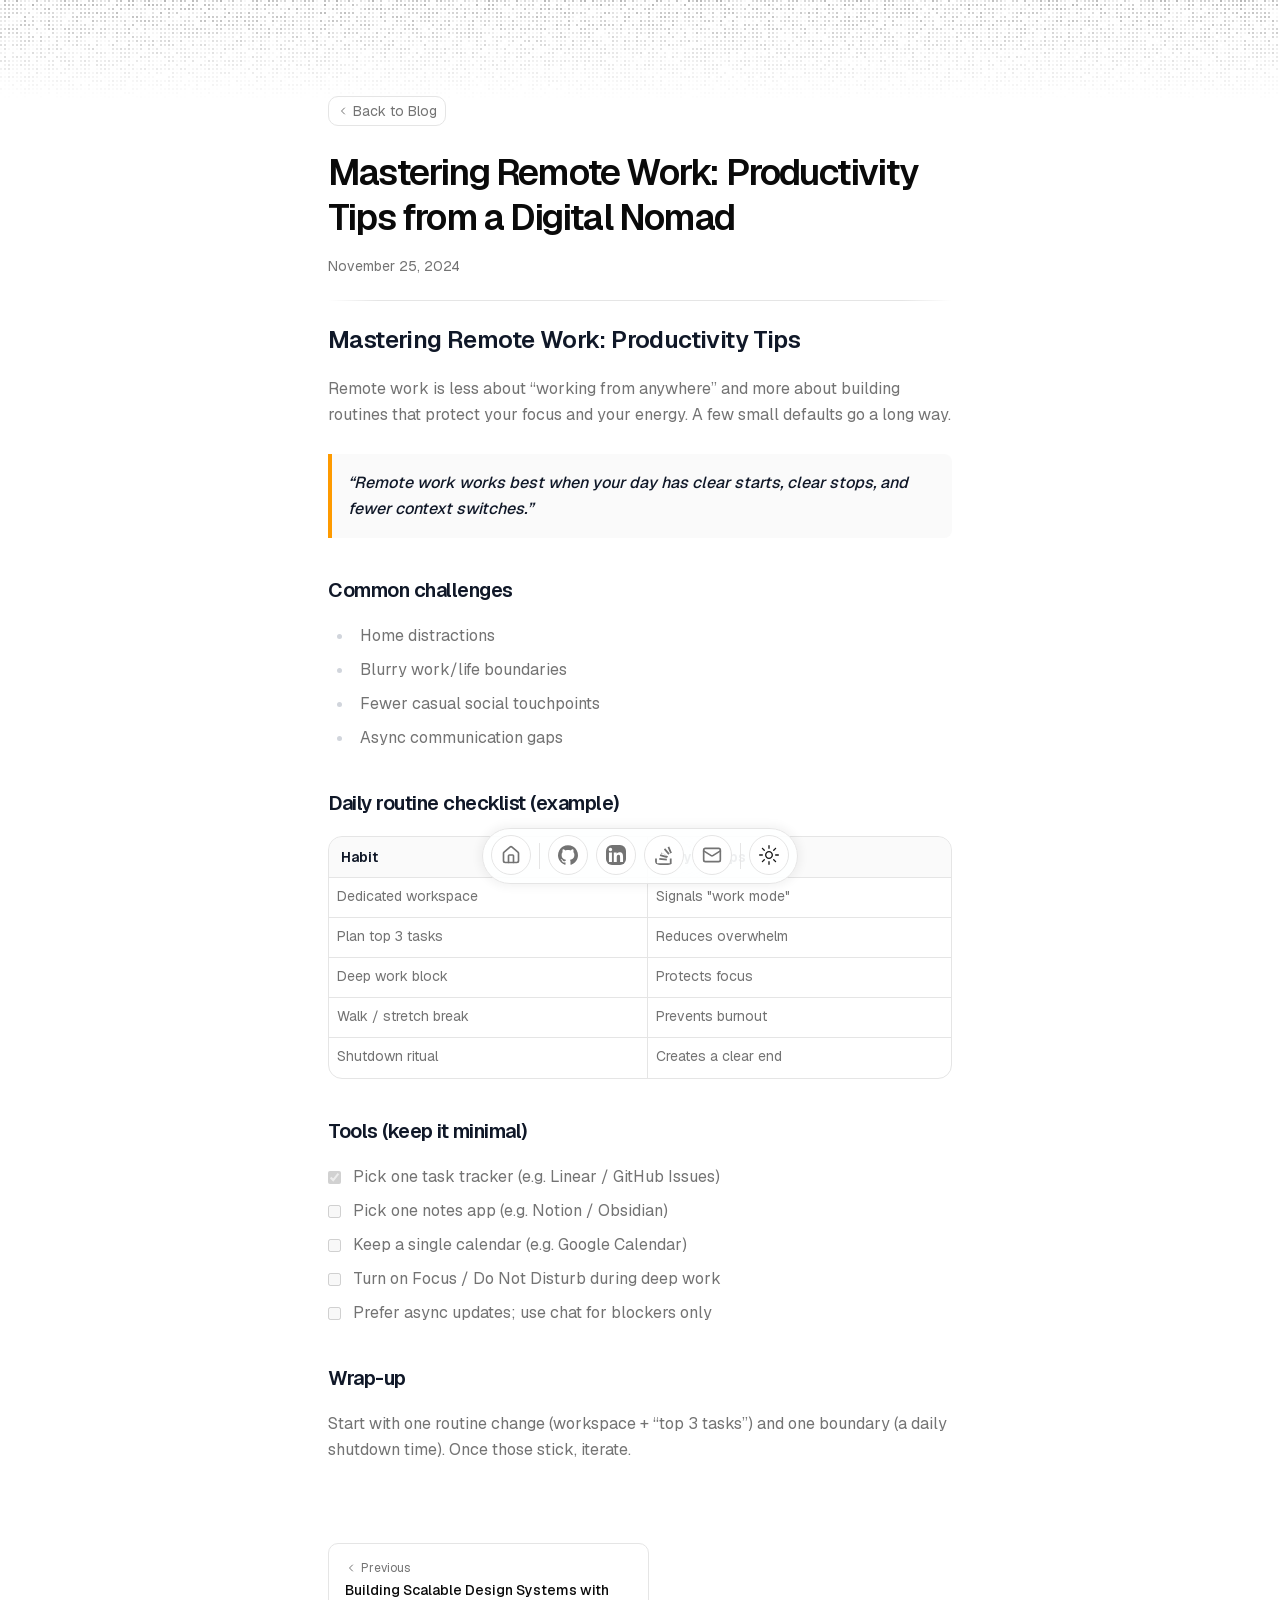
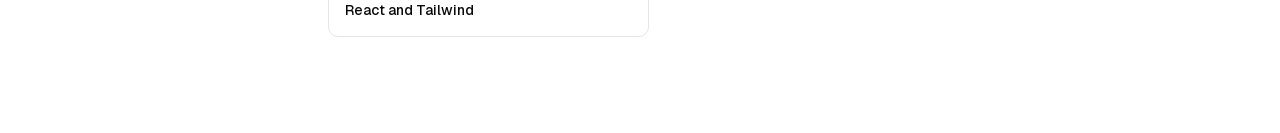
<file: blog/remote-work-productivity.html>
<!DOCTYPE html><!--duUhRTTzjSnf0hJNorSr6--><html lang="en"><head><meta charSet="utf-8"/><meta name="viewport" content="width=device-width, initial-scale=1"/><link rel="preload" href="/_next/static/media/797e433ab948586e-s.p.29207c2f.woff2" as="font" crossorigin="" type="font/woff2"/><link rel="preload" href="/_next/static/media/caa3a2e1cccd8315-s.p.3b6cae6d.woff2" as="font" crossorigin="" type="font/woff2"/><link rel="stylesheet" href="/_next/static/chunks/5c1dd49bebcb766c.css" data-precedence="next"/><link rel="preload" as="script" fetchPriority="low" href="/_next/static/chunks/e47f292ce1b5137c.js"/><script src="/_next/static/chunks/75af5e8c7bf68d64.js" async=""></script><script src="/_next/static/chunks/6639295bdfff2a4c.js" async=""></script><script src="/_next/static/chunks/e5d9ebb4943b2fe8.js" async=""></script><script src="/_next/static/chunks/turbopack-2d96150a00ce0001.js" async=""></script><script src="/_next/static/chunks/93cd3038e8649c57.js" async=""></script><script src="/_next/static/chunks/bb5c287803b23072.js" async=""></script><script src="/_next/static/chunks/3a6d4a4ac03d02e9.js" async=""></script><script src="/_next/static/chunks/bc272f4ea0e5379d.js" async=""></script><script src="/_next/static/chunks/46196a5055940497.js" async=""></script><script src="/_next/static/chunks/28dc4b7ae21dc85e.js" async=""></script><script src="/_next/static/chunks/414da866dc0085e3.js" async=""></script><script src="/_next/static/chunks/68a73e371a9bbaa3.js" async=""></script><meta name="next-size-adjust" content=""/><title>Mastering Remote Work: Productivity Tips from a Digital Nomad | Hamid Keyhani Dehnavi</title><meta name="description" content="Practical strategies for staying productive, focused, and balanced while working remotely, based on years of experience."/><meta name="robots" content="index, follow"/><meta name="googlebot" content="index, follow, max-video-preview:-1, max-image-preview:large, max-snippet:-1"/><meta property="og:title" content="Mastering Remote Work: Productivity Tips from a Digital Nomad"/><meta property="og:description" content="Practical strategies for staying productive, focused, and balanced while working remotely, based on years of experience."/><meta property="og:url" content="https://github.com/hamidkeyhani/blog/remote-work-productivity"/><meta property="og:image" content="https://github.com/hamidkeyhanihttps://images.unsplash.com/photo-1521791136064-7986c2920216?w=800&amp;h=192&amp;fit=crop"/><meta property="og:type" content="article"/><meta property="article:published_time" content="2024-11-25"/><meta name="twitter:card" content="summary_large_image"/><meta name="twitter:title" content="Mastering Remote Work: Productivity Tips from a Digital Nomad"/><meta name="twitter:description" content="Practical strategies for staying productive, focused, and balanced while working remotely, based on years of experience."/><meta name="twitter:image" content="https://github.com/hamidkeyhanihttps://images.unsplash.com/photo-1521791136064-7986c2920216?w=800&amp;h=192&amp;fit=crop"/><link rel="icon" href="/favicon.ico?favicon.0b3bf435.ico" sizes="256x256" type="image/x-icon"/><script src="/_next/static/chunks/a6dad97d9634a72d.js" noModule=""></script></head><body class="min-h-screen bg-background font-sans antialiased relative geist_a4f9adef-module__rTGU2W__variable geist_mono_f41124e8-module__uIW-CG__variable"><div hidden=""><!--$--><!--/$--></div><script>((a,b,c,d,e,f,g,h)=>{let i=document.documentElement,j=["light","dark"];function k(b){var c;(Array.isArray(a)?a:[a]).forEach(a=>{let c="class"===a,d=c&&f?e.map(a=>f[a]||a):e;c?(i.classList.remove(...d),i.classList.add(f&&f[b]?f[b]:b)):i.setAttribute(a,b)}),c=b,h&&j.includes(c)&&(i.style.colorScheme=c)}if(d)k(d);else try{let a=localStorage.getItem(b)||c,d=g&&"system"===a?window.matchMedia("(prefers-color-scheme: dark)").matches?"dark":"light":a;k(d)}catch(a){}})("class","theme","light",null,["light","dark"],null,true,true)</script><div class="absolute inset-0 top-0 left-0 right-0 h-[100px] overflow-hidden z-0"><div class="h-full w-full" style="mask-image:linear-gradient(to bottom, black, transparent);-webkit-mask-image:linear-gradient(to bottom, black, transparent)"><canvas class="pointer-events-none" style="width:0;height:0"></canvas></div></div><div class="relative z-10 max-w-2xl mx-auto py-12 pb-24 sm:py-24 px-6"><section id="blog"><script type="application/ld+json">{"@context":"https://schema.org","@type":"BlogPosting","headline":"Mastering Remote Work: Productivity Tips from a Digital Nomad","datePublished":"2024-11-25","dateModified":"2024-11-25","description":"Practical strategies for staying productive, focused, and balanced while working remotely, based on years of experience.","image":"https://github.com/hamidkeyhanihttps://images.unsplash.com/photo-1521791136064-7986c2920216?w=800&h=192&fit=crop","url":"https://github.com/hamidkeyhani/blog/remote-work-productivity","author":{"@type":"Person","name":"Hamid Keyhani Dehnavi"}}</script><div class="flex justify-start gap-4 items-center"><a class="text-sm text-muted-foreground hover:text-foreground transition-colors border border-border rounded-lg px-2 py-1 inline-flex items-center gap-1 mb-6 group" aria-label="Back to Blog" href="/blog"><svg xmlns="http://www.w3.org/2000/svg" width="24" height="24" viewBox="0 0 24 24" fill="none" stroke="currentColor" stroke-width="2" stroke-linecap="round" stroke-linejoin="round" class="lucide lucide-chevron-left size-3 group-hover:-translate-x-px transition-transform" aria-hidden="true"><path d="m15 18-6-6 6-6"></path></svg>Back to Blog</a></div><div class="flex flex-col gap-4"><h1 class="title font-semibold text-3xl md:text-4xl tracking-tighter leading-tight">Mastering Remote Work: Productivity Tips from a Digital Nomad</h1><p class="text-sm text-muted-foreground">November 25, 2024</p></div><div class="my-6 flex w-full items-center"><div class="flex-1 h-px bg-border" style="mask-image:linear-gradient(90deg, transparent, black 8%, black 92%, transparent);-webkit-mask-image:linear-gradient(90deg, transparent, black 8%, black 92%, transparent)"></div></div><article class="prose max-w-full text-pretty font-sans leading-relaxed text-muted-foreground dark:prose-invert"><h1>Mastering Remote Work: Productivity Tips</h1>
<p>Remote work is less about “working from anywhere” and more about building routines that protect your focus and your energy. A few small defaults go a long way.</p>
<blockquote>
<p>Remote work works best when your day has clear starts, clear stops, and fewer context switches.</p>
</blockquote>
<h2>Common challenges</h2>
<ul>
<li>Home distractions</li>
<li>Blurry work/life boundaries</li>
<li>Fewer casual social touchpoints</li>
<li>Async communication gaps</li>
</ul>
<h2>Daily routine checklist (example)</h2>
<div class="my-6 border border-border rounded-xl overflow-hidden"><div class="w-full overflow-x-auto"><table class="m-0! w-full min-w-full border-separate border-spacing-0"><thead><tr><th>Habit</th><th>Why it helps</th></tr></thead><tbody><tr><td>Dedicated workspace</td><td>Signals &quot;work mode&quot;</td></tr><tr><td>Plan top 3 tasks</td><td>Reduces overwhelm</td></tr><tr><td>Deep work block</td><td>Protects focus</td></tr><tr><td>Walk / stretch break</td><td>Prevents burnout</td></tr><tr><td>Shutdown ritual</td><td>Creates a clear end</td></tr></tbody></table></div></div>
<h2>Tools (keep it minimal)</h2>
<ul class="contains-task-list">
<li class="task-list-item"><input type="checkbox" disabled="" checked=""/> <!-- -->Pick one task tracker (e.g. Linear / GitHub Issues)</li>
<li class="task-list-item"><input type="checkbox" disabled=""/> <!-- -->Pick one notes app (e.g. Notion / Obsidian)</li>
<li class="task-list-item"><input type="checkbox" disabled=""/> <!-- -->Keep a single calendar (e.g. Google Calendar)</li>
<li class="task-list-item"><input type="checkbox" disabled=""/> <!-- -->Turn on Focus / Do Not Disturb during deep work</li>
<li class="task-list-item"><input type="checkbox" disabled=""/> <!-- -->Prefer async updates; use chat for blockers only</li>
</ul>
<h2>Wrap-up</h2>
<p>Start with one routine change (workspace + “top 3 tasks”) and one boundary (a daily shutdown time). Once those stick, iterate.</p></article><nav class="mt-12 pt-8 max-w-2xl"><div class="flex flex-col sm:flex-row justify-between gap-4"><a class="group flex-1 flex flex-col gap-1 p-4 rounded-lg border border-border hover:bg-accent/50 transition-colors" href="/blog/building-design-systems"><span class="flex items-center gap-1 text-xs text-muted-foreground"><svg xmlns="http://www.w3.org/2000/svg" width="24" height="24" viewBox="0 0 24 24" fill="none" stroke="currentColor" stroke-width="2" stroke-linecap="round" stroke-linejoin="round" class="lucide lucide-chevron-left size-3" aria-hidden="true"><path d="m15 18-6-6 6-6"></path></svg>Previous</span><span class="text-sm font-medium group-hover:text-foreground transition-colors whitespace-normal wrap-break-word">Building Scalable Design Systems with React and Tailwind</span></a><div class="hidden sm:block flex-1"></div></div></nav></section><!--$--><!--/$--></div><div class="pointer-events-none fixed inset-x-0 bottom-4 z-30"><div class="items-end justify-center overflow-visible rounded-full z-50 pointer-events-auto relative h-14 p-2 w-fit mx-auto flex gap-2 border bg-card/90 backdrop-blur-3xl shadow-[0_0_10px_3px] shadow-primary/5"><a href="/" data-state="closed"><div class="relative flex aspect-square items-center justify-center shrink-0 rounded-3xl cursor-pointer size-full bg-background p-0 text-muted-foreground hover:text-foreground hover:bg-muted backdrop-blur-3xl border border-border transition-colors" style="width:40px;height:40px"><div class="flex items-center justify-center" style="width:20px;height:20px"><svg xmlns="http://www.w3.org/2000/svg" width="24" height="24" viewBox="0 0 24 24" fill="none" stroke="currentColor" stroke-width="2" stroke-linecap="round" stroke-linejoin="round" class="lucide lucide-house size-full rounded-sm overflow-hidden object-contain" aria-hidden="true"><path d="M15 21v-8a1 1 0 0 0-1-1h-4a1 1 0 0 0-1 1v8"></path><path d="M3 10a2 2 0 0 1 .709-1.528l7-6a2 2 0 0 1 2.582 0l7 6A2 2 0 0 1 21 10v9a2 2 0 0 1-2 2H5a2 2 0 0 1-2-2z"></path></svg></div></div></a><div data-orientation="vertical" role="none" class="shrink-0 h-2/3 m-auto w-px bg-border"></div><a href="https://github.com/hamidkeyhani" target="_blank" rel="noopener noreferrer" data-state="closed"><div class="relative flex aspect-square items-center justify-center shrink-0 rounded-3xl cursor-pointer size-full bg-background p-0 text-muted-foreground hover:text-foreground hover:bg-muted backdrop-blur-3xl border border-border transition-colors" style="width:40px;height:40px"><div class="flex items-center justify-center" style="width:20px;height:20px"><svg viewBox="0 0 438.549 438.549" xmlns="http://www.w3.org/2000/svg" role="img" class="size-full rounded-sm overflow-hidden object-contain"><title>GitHub</title><path fill="currentColor" d="M409.132 114.573c-19.608-33.596-46.205-60.194-79.798-79.8-33.598-19.607-70.277-29.408-110.063-29.408-39.781 0-76.472 9.804-110.063 29.408-33.596 19.605-60.192 46.204-79.8 79.8C9.803 148.168 0 184.854 0 224.63c0 47.78 13.94 90.745 41.827 128.906 27.884 38.164 63.906 64.572 108.063 79.227 5.14.954 8.945.283 11.419-1.996 2.475-2.282 3.711-5.14 3.711-8.562 0-.571-.049-5.708-.144-15.417a2549.81 2549.81 0 01-.144-25.406l-6.567 1.136c-4.187.767-9.469 1.092-15.846 1-6.374-.089-12.991-.757-19.842-1.999-6.854-1.231-13.229-4.086-19.13-8.559-5.898-4.473-10.085-10.328-12.56-17.556l-2.855-6.57c-1.903-4.374-4.899-9.233-8.992-14.559-4.093-5.331-8.232-8.945-12.419-10.848l-1.999-1.431c-1.332-.951-2.568-2.098-3.711-3.429-1.142-1.331-1.997-2.663-2.568-3.997-.572-1.335-.098-2.43 1.427-3.289 1.525-.859 4.281-1.276 8.28-1.276l5.708.853c3.807.763 8.516 3.042 14.133 6.851 5.614 3.806 10.229 8.754 13.846 14.842 4.38 7.806 9.657 13.754 15.846 17.847 6.184 4.093 12.419 6.136 18.699 6.136 6.28 0 11.704-.476 16.274-1.423 4.565-.952 8.848-2.383 12.847-4.285 1.713-12.758 6.377-22.559 13.988-29.41-10.848-1.14-20.601-2.857-29.264-5.14-8.658-2.286-17.605-5.996-26.835-11.14-9.235-5.137-16.896-11.516-22.985-19.126-6.09-7.614-11.088-17.61-14.987-29.979-3.901-12.374-5.852-26.648-5.852-42.826 0-23.035 7.52-42.637 22.557-58.817-7.044-17.318-6.379-36.732 1.997-58.24 5.52-1.715 13.706-.428 24.554 3.853 10.85 4.283 18.794 7.952 23.84 10.994 5.046 3.041 9.089 5.618 12.135 7.708 17.705-4.947 35.976-7.421 54.818-7.421s37.117 2.474 54.823 7.421l10.849-6.849c7.419-4.57 16.18-8.758 26.262-12.565 10.088-3.805 17.802-4.853 23.134-3.138 8.562 21.509 9.325 40.922 2.279 58.24 15.036 16.18 22.559 35.787 22.559 58.817 0 16.178-1.958 30.497-5.853 42.966-3.9 12.471-8.941 22.457-15.125 29.979-6.191 7.521-13.901 13.85-23.131 18.986-9.232 5.14-18.182 8.85-26.84 11.136-8.662 2.286-18.415 4.004-29.263 5.146 9.894 8.562 14.842 22.077 14.842 40.539v60.237c0 3.422 1.19 6.279 3.572 8.562 2.379 2.279 6.136 2.95 11.276 1.995 44.163-14.653 80.185-41.062 108.068-79.226 27.88-38.161 41.825-81.126 41.825-128.906-.01-39.771-9.818-76.454-29.414-110.049z"></path></svg></div></div></a><a href="https://www.linkedin.com/in/hamidkeyhani/" target="_blank" rel="noopener noreferrer" data-state="closed"><div class="relative flex aspect-square items-center justify-center shrink-0 rounded-3xl cursor-pointer size-full bg-background p-0 text-muted-foreground hover:text-foreground hover:bg-muted backdrop-blur-3xl border border-border transition-colors" style="width:40px;height:40px"><div class="flex items-center justify-center" style="width:20px;height:20px"><svg viewBox="0 0 24 24" xmlns="http://www.w3.org/2000/svg" class="size-full rounded-sm overflow-hidden object-contain"><title>LinkedIn</title><path fill="currentColor" d="M20.447 20.452h-3.554v-5.569c0-1.328-.027-3.037-1.852-3.037-1.853 0-2.136 1.445-2.136 2.939v5.667H9.351V9h3.414v1.561h.046c.477-.9 1.637-1.85 3.37-1.85 3.601 0 4.267 2.37 4.267 5.455v6.286zM5.337 7.433c-1.144 0-2.063-.926-2.063-2.065 0-1.138.92-2.063 2.063-2.063 1.14 0 2.064.925 2.064 2.063 0 1.139-.925 2.065-2.064 2.065zm1.782 13.019H3.555V9h3.564v11.452zM22.225 0H1.771C.792 0 0 .774 0 1.729v20.542C0 23.227.792 24 1.771 24h20.451C23.2 24 24 23.227 24 22.271V1.729C24 .774 23.2 0 22.222 0h.003z"></path></svg></div></div></a><a href="https://stackoverflow.com/users/8399393/hamid-keyhani" target="_blank" rel="noopener noreferrer" data-state="closed"><div class="relative flex aspect-square items-center justify-center shrink-0 rounded-3xl cursor-pointer size-full bg-background p-0 text-muted-foreground hover:text-foreground hover:bg-muted backdrop-blur-3xl border border-border transition-colors" style="width:40px;height:40px"><div class="flex items-center justify-center" style="width:20px;height:20px"><svg viewBox="0 0 24 24" fill="currentColor" xmlns="http://www.w3.org/2000/svg" class="size-full rounded-sm overflow-hidden object-contain"><title>Stack Overflow</title><path d="M18.986 21.867v-5.673h2.156v7.83H1.313v-7.83h2.156v5.673h15.517zm-12.72-4.103l9.043.905.198-2.122-9.043-.905-.198 2.122zm.765-4.482l8.288 2.302.585-2.05-8.288-2.303-.585 2.051zm1.758-4.238l7.078 4.31.144 2.127.973-1.604-7.079-4.31-.973 1.604-.143-2.126zm3.01-3.693l5.352 6.326 1.635-1.385-5.353-6.326-1.634 1.385zm4.498-2.733l3.203 7.643 1.986-.83-3.202-7.643-1.987.83z"></path></svg></div></div></a><a href="mailto:hamidkeyhani977@gmail.com" data-state="closed"><div class="relative flex aspect-square items-center justify-center shrink-0 rounded-3xl cursor-pointer size-full bg-background p-0 text-muted-foreground hover:text-foreground hover:bg-muted backdrop-blur-3xl border border-border transition-colors" style="width:40px;height:40px"><div class="flex items-center justify-center" style="width:20px;height:20px"><svg xmlns="http://www.w3.org/2000/svg" width="24" height="24" viewBox="0 0 24 24" fill="none" stroke="currentColor" stroke-width="2" stroke-linecap="round" stroke-linejoin="round" class="lucide lucide-mail size-full rounded-sm overflow-hidden object-contain" aria-hidden="true"><path d="m22 7-8.991 5.727a2 2 0 0 1-2.009 0L2 7"></path><rect x="2" y="4" width="20" height="16" rx="2"></rect></svg></div></div></a><div data-orientation="vertical" role="none" class="shrink-0 h-2/3 m-auto w-px bg-border"></div><div class="relative flex aspect-square items-center justify-center shrink-0 rounded-3xl cursor-pointer size-full bg-background p-0 text-muted-foreground hover:text-foreground hover:bg-muted backdrop-blur-3xl border border-border transition-colors" style="width:40px;height:40px"><div class="flex items-center justify-center" style="width:20px;height:20px"><button class="inline-flex items-center justify-center whitespace-nowrap text-sm font-medium transition-colors focus-visible:outline-none focus-visible:ring-1 focus-visible:ring-ring disabled:pointer-events-none disabled:opacity-50 text-primary underline-offset-4 hover:underline rounded-full size-full cursor-pointer" type="button"><svg width="15" height="15" viewBox="0 0 15 15" fill="none" xmlns="http://www.w3.org/2000/svg" class="h-full w-full"><path d="M7.5 0C7.77614 0 8 0.223858 8 0.5V2.5C8 2.77614 7.77614 3 7.5 3C7.22386 3 7 2.77614 7 2.5V0.5C7 0.223858 7.22386 0 7.5 0ZM2.1967 2.1967C2.39196 2.00144 2.70854 2.00144 2.90381 2.1967L4.31802 3.61091C4.51328 3.80617 4.51328 4.12276 4.31802 4.31802C4.12276 4.51328 3.80617 4.51328 3.61091 4.31802L2.1967 2.90381C2.00144 2.70854 2.00144 2.39196 2.1967 2.1967ZM0.5 7C0.223858 7 0 7.22386 0 7.5C0 7.77614 0.223858 8 0.5 8H2.5C2.77614 8 3 7.77614 3 7.5C3 7.22386 2.77614 7 2.5 7H0.5ZM2.1967 12.8033C2.00144 12.608 2.00144 12.2915 2.1967 12.0962L3.61091 10.682C3.80617 10.4867 4.12276 10.4867 4.31802 10.682C4.51328 10.8772 4.51328 11.1938 4.31802 11.3891L2.90381 12.8033C2.70854 12.9986 2.39196 12.9986 2.1967 12.8033ZM12.5 7C12.2239 7 12 7.22386 12 7.5C12 7.77614 12.2239 8 12.5 8H14.5C14.7761 8 15 7.77614 15 7.5C15 7.22386 14.7761 7 14.5 7H12.5ZM10.682 4.31802C10.4867 4.12276 10.4867 3.80617 10.682 3.61091L12.0962 2.1967C12.2915 2.00144 12.608 2.00144 12.8033 2.1967C12.9986 2.39196 12.9986 2.70854 12.8033 2.90381L11.3891 4.31802C11.1938 4.51328 10.8772 4.51328 10.682 4.31802ZM8 12.5C8 12.2239 7.77614 12 7.5 12C7.22386 12 7 12.2239 7 12.5V14.5C7 14.7761 7.22386 15 7.5 15C7.77614 15 8 14.7761 8 14.5V12.5ZM10.682 10.682C10.8772 10.4867 11.1938 10.4867 11.3891 10.682L12.8033 12.0962C12.9986 12.2915 12.9986 12.608 12.8033 12.8033C12.608 12.9986 12.2915 12.9986 12.0962 12.8033L10.682 11.3891C10.4867 11.1938 10.4867 10.8772 10.682 10.682ZM5.5 7.5C5.5 6.39543 6.39543 5.5 7.5 5.5C8.60457 5.5 9.5 6.39543 9.5 7.5C9.5 8.60457 8.60457 9.5 7.5 9.5C6.39543 9.5 5.5 8.60457 5.5 7.5ZM7.5 4.5C5.84315 4.5 4.5 5.84315 4.5 7.5C4.5 9.15685 5.84315 10.5 7.5 10.5C9.15685 10.5 10.5 9.15685 10.5 7.5C10.5 5.84315 9.15685 4.5 7.5 4.5Z" fill="currentColor" fill-rule="evenodd" clip-rule="evenodd"></path></svg><svg width="15" height="15" viewBox="0 0 15 15" fill="none" xmlns="http://www.w3.org/2000/svg" class="hidden h-full w-full"><path d="M2.89998 0.499976C2.89998 0.279062 2.72089 0.0999756 2.49998 0.0999756C2.27906 0.0999756 2.09998 0.279062 2.09998 0.499976V1.09998H1.49998C1.27906 1.09998 1.09998 1.27906 1.09998 1.49998C1.09998 1.72089 1.27906 1.89998 1.49998 1.89998H2.09998V2.49998C2.09998 2.72089 2.27906 2.89998 2.49998 2.89998C2.72089 2.89998 2.89998 2.72089 2.89998 2.49998V1.89998H3.49998C3.72089 1.89998 3.89998 1.72089 3.89998 1.49998C3.89998 1.27906 3.72089 1.09998 3.49998 1.09998H2.89998V0.499976ZM5.89998 3.49998C5.89998 3.27906 5.72089 3.09998 5.49998 3.09998C5.27906 3.09998 5.09998 3.27906 5.09998 3.49998V4.09998H4.49998C4.27906 4.09998 4.09998 4.27906 4.09998 4.49998C4.09998 4.72089 4.27906 4.89998 4.49998 4.89998H5.09998V5.49998C5.09998 5.72089 5.27906 5.89998 5.49998 5.89998C5.72089 5.89998 5.89998 5.72089 5.89998 5.49998V4.89998H6.49998C6.72089 4.89998 6.89998 4.72089 6.89998 4.49998C6.89998 4.27906 6.72089 4.09998 6.49998 4.09998H5.89998V3.49998ZM1.89998 6.49998C1.89998 6.27906 1.72089 6.09998 1.49998 6.09998C1.27906 6.09998 1.09998 6.27906 1.09998 6.49998V7.09998H0.499976C0.279062 7.09998 0.0999756 7.27906 0.0999756 7.49998C0.0999756 7.72089 0.279062 7.89998 0.499976 7.89998H1.09998V8.49998C1.09998 8.72089 1.27906 8.89997 1.49998 8.89997C1.72089 8.89997 1.89998 8.72089 1.89998 8.49998V7.89998H2.49998C2.72089 7.89998 2.89998 7.72089 2.89998 7.49998C2.89998 7.27906 2.72089 7.09998 2.49998 7.09998H1.89998V6.49998ZM8.54406 0.98184L8.24618 0.941586C8.03275 0.917676 7.90692 1.1655 8.02936 1.34194C8.17013 1.54479 8.29981 1.75592 8.41754 1.97445C8.91878 2.90485 9.20322 3.96932 9.20322 5.10022C9.20322 8.37201 6.82247 11.0878 3.69887 11.6097C3.45736 11.65 3.20988 11.6772 2.96008 11.6906C2.74563 11.702 2.62729 11.9535 2.77721 12.1072C2.84551 12.1773 2.91535 12.2458 2.98667 12.3128L3.05883 12.3795L3.31883 12.6045L3.50684 12.7532L3.62796 12.8433L3.81491 12.9742L3.99079 13.089C4.11175 13.1651 4.23536 13.2375 4.36157 13.3059L4.62496 13.4412L4.88553 13.5607L5.18837 13.6828L5.43169 13.7686C5.56564 13.8128 5.70149 13.8529 5.83857 13.8885C5.94262 13.9155 6.04767 13.9401 6.15405 13.9622C6.27993 13.9883 6.40713 14.0109 6.53544 14.0298L6.85241 14.0685L7.11934 14.0892C7.24637 14.0965 7.37436 14.1002 7.50322 14.1002C11.1483 14.1002 14.1032 11.1453 14.1032 7.50023C14.1032 7.25044 14.0893 7.00389 14.0623 6.76131L14.0255 6.48407C13.991 6.26083 13.9453 6.04129 13.8891 5.82642C13.8213 5.56709 13.7382 5.31398 13.6409 5.06881L13.5279 4.80132L13.4507 4.63542L13.3766 4.48666C13.2178 4.17773 13.0353 3.88295 12.8312 3.60423L12.6782 3.40352L12.4793 3.16432L12.3157 2.98361L12.1961 2.85951L12.0355 2.70246L11.8134 2.50184L11.4925 2.24191L11.2483 2.06498L10.9562 1.87446L10.6346 1.68894L10.3073 1.52378L10.1938 1.47176L9.95488 1.3706L9.67791 1.2669L9.42566 1.1846L9.10075 1.09489L8.83599 1.03486L8.54406 0.98184ZM10.4032 5.30023C10.4032 4.27588 10.2002 3.29829 9.83244 2.40604C11.7623 3.28995 13.1032 5.23862 13.1032 7.50023C13.1032 10.593 10.596 13.1002 7.50322 13.1002C6.63646 13.1002 5.81597 12.9036 5.08355 12.5522C6.5419 12.0941 7.81081 11.2082 8.74322 10.0416C8.87963 10.2284 9.10028 10.3497 9.34928 10.3497C9.76349 10.3497 10.0993 10.0139 10.0993 9.59971C10.0993 9.24256 9.84965 8.94373 9.51535 8.86816C9.57741 8.75165 9.63653 8.63334 9.6926 8.51332C9.88358 8.63163 10.1088 8.69993 10.35 8.69993C11.0403 8.69993 11.6 8.14028 11.6 7.44993C11.6 6.75976 11.0406 6.20024 10.3505 6.19993C10.3853 5.90487 10.4032 5.60464 10.4032 5.30023Z" fill="currentColor" fill-rule="evenodd" clip-rule="evenodd"></path></svg></button></div></div></div></div><script src="/_next/static/chunks/e47f292ce1b5137c.js" id="_R_" async=""></script><script>(self.__next_f=self.__next_f||[]).push([0])</script><script>self.__next_f.push([1,"1:\"$Sreact.fragment\"\n2:I[52812,[\"/_next/static/chunks/93cd3038e8649c57.js\",\"/_next/static/chunks/bb5c287803b23072.js\",\"/_next/static/chunks/3a6d4a4ac03d02e9.js\",\"/_next/static/chunks/bc272f4ea0e5379d.js\"],\"ThemeProvider\"]\n3:I[30467,[\"/_next/static/chunks/93cd3038e8649c57.js\",\"/_next/static/chunks/bb5c287803b23072.js\",\"/_next/static/chunks/3a6d4a4ac03d02e9.js\",\"/_next/static/chunks/bc272f4ea0e5379d.js\"],\"TooltipProvider\"]\n4:I[44263,[\"/_next/static/chunks/93cd3038e8649c57.js\",\"/_next/static/chunks/bb5c287803b23072.js\",\"/_next/static/chunks/3a6d4a4ac03d02e9.js\",\"/_next/static/chunks/bc272f4ea0e5379d.js\"],\"FlickeringGrid\"]\n5:I[6093,[\"/_next/static/chunks/46196a5055940497.js\",\"/_next/static/chunks/28dc4b7ae21dc85e.js\"],\"default\"]\n6:I[78653,[\"/_next/static/chunks/46196a5055940497.js\",\"/_next/static/chunks/28dc4b7ae21dc85e.js\"],\"default\"]\n7:I[86622,[\"/_next/static/chunks/93cd3038e8649c57.js\",\"/_next/static/chunks/bb5c287803b23072.js\",\"/_next/static/chunks/3a6d4a4ac03d02e9.js\",\"/_next/static/chunks/bc272f4ea0e5379d.js\",\"/_next/static/chunks/414da866dc0085e3.js\",\"/_next/static/chunks/68a73e371a9bbaa3.js\"],\"\"]\n8:I[44365,[\"/_next/static/chunks/93cd3038e8649c57.js\",\"/_next/static/chunks/bb5c287803b23072.js\",\"/_next/static/chunks/3a6d4a4ac03d02e9.js\",\"/_next/static/chunks/bc272f4ea0e5379d.js\"],\"Dock\"]\n9:I[30467,[\"/_next/static/chunks/93cd3038e8649c57.js\",\"/_next/static/chunks/bb5c287803b23072.js\",\"/_next/static/chunks/3a6d4a4ac03d02e9.js\",\"/_next/static/chunks/bc272f4ea0e5379d.js\"],\"Tooltip\"]\na:I[30467,[\"/_next/static/chunks/93cd3038e8649c57.js\",\"/_next/static/chunks/bb5c287803b23072.js\",\"/_next/static/chunks/3a6d4a4ac03d02e9.js\",\"/_next/static/chunks/bc272f4ea0e5379d.js\"],\"TooltipTrigger\"]\n18:I[88111,[],\"default\"]\n:HL[\"/_next/static/chunks/5c1dd49bebcb766c.css\",\"style\"]\n:HL[\"/_next/static/media/797e433ab948586e-s.p.29207c2f.woff2\",\"font\",{\"crossOrigin\":\"\",\"type\":\"font/woff2\"}]\n:HL[\"/_next/static/media/caa3a2e1cccd8315-s.p.3b6cae6d.woff2\",\"font\",{\"crossOrigin\":\"\",\"type\":\"font/woff2\"}]\n"])</script><script>self.__next_f.push([1,"0:{\"P\":null,\"b\":\"duUhRTTzjSnf0hJNorSr6\",\"c\":[\"\",\"blog\",\"remote-work-productivity\"],\"q\":\"\",\"i\":false,\"f\":[[[\"\",{\"children\":[\"blog\",{\"children\":[[\"slug\",\"remote-work-productivity\",\"d\"],{\"children\":[\"__PAGE__\",{}]}]}]},\"$undefined\",\"$undefined\",true],[[\"$\",\"$1\",\"c\",{\"children\":[[[\"$\",\"link\",\"0\",{\"rel\":\"stylesheet\",\"href\":\"/_next/static/chunks/5c1dd49bebcb766c.css\",\"precedence\":\"next\",\"crossOrigin\":\"$undefined\",\"nonce\":\"$undefined\"}],[\"$\",\"script\",\"script-0\",{\"src\":\"/_next/static/chunks/93cd3038e8649c57.js\",\"async\":true,\"nonce\":\"$undefined\"}],[\"$\",\"script\",\"script-1\",{\"src\":\"/_next/static/chunks/bb5c287803b23072.js\",\"async\":true,\"nonce\":\"$undefined\"}],[\"$\",\"script\",\"script-2\",{\"src\":\"/_next/static/chunks/3a6d4a4ac03d02e9.js\",\"async\":true,\"nonce\":\"$undefined\"}],[\"$\",\"script\",\"script-3\",{\"src\":\"/_next/static/chunks/bc272f4ea0e5379d.js\",\"async\":true,\"nonce\":\"$undefined\"}]],[\"$\",\"html\",null,{\"lang\":\"en\",\"suppressHydrationWarning\":true,\"children\":[\"$\",\"body\",null,{\"className\":\"min-h-screen bg-background font-sans antialiased relative geist_a4f9adef-module__rTGU2W__variable geist_mono_f41124e8-module__uIW-CG__variable\",\"children\":[\"$\",\"$L2\",null,{\"attribute\":\"class\",\"defaultTheme\":\"light\",\"children\":[\"$\",\"$L3\",null,{\"delayDuration\":0,\"children\":[[\"$\",\"div\",null,{\"className\":\"absolute inset-0 top-0 left-0 right-0 h-[100px] overflow-hidden z-0\",\"children\":[\"$\",\"$L4\",null,{\"className\":\"h-full w-full\",\"squareSize\":2,\"gridGap\":2,\"style\":{\"maskImage\":\"linear-gradient(to bottom, black, transparent)\",\"WebkitMaskImage\":\"linear-gradient(to bottom, black, transparent)\"}}]}],[\"$\",\"div\",null,{\"className\":\"relative z-10 max-w-2xl mx-auto py-12 pb-24 sm:py-24 px-6\",\"children\":[\"$\",\"$L5\",null,{\"parallelRouterKey\":\"children\",\"error\":\"$undefined\",\"errorStyles\":\"$undefined\",\"errorScripts\":\"$undefined\",\"template\":[\"$\",\"$L6\",null,{}],\"templateStyles\":\"$undefined\",\"templateScripts\":\"$undefined\",\"notFound\":[[\"$\",\"div\",null,{\"className\":\"min-h-[calc(100vh-12rem)] flex flex-col\",\"children\":[\"$\",\"div\",null,{\"className\":\"flex-1 flex items-center justify-center p-8\",\"children\":[\"$\",\"div\",null,{\"className\":\"flex flex-col items-center text-center max-w-md relative\",\"children\":[[\"$\",\"h1\",null,{\"className\":\"text-[200px] font-semibold font-mono bg-linear-to-b from-primary/30 to-secondary/10 text-transparent bg-clip-text absolute -top-40 left-1/2 -translate-x-1/2 mask-[linear-gradient(to_bottom,black,black_20%,transparent_80%)] tracking-tighter uppercase [-webkit-text-stroke:3px_hsl(var(--primary)/0.6)]\",\"children\":\"404\"}],[\"$\",\"h2\",null,{\"className\":\"text-4xl tracking-tight font-semibold text-foreground mb-2\",\"children\":\"Page Not Found\"}],[\"$\",\"p\",null,{\"className\":\"text-muted-foreground mb-8 text-balance tracking-tight font-medium\",\"children\":\"The page you're looking for doesn't exist or may have been moved.\"}],[\"$\",\"div\",null,{\"className\":\"flex flex-col sm:flex-row gap-3\",\"children\":[\"$\",\"$L7\",null,{\"href\":\"/\",\"children\":[\"$\",\"button\",null,{\"className\":\"inline-flex items-center justify-center whitespace-nowrap rounded-md text-sm font-medium transition-colors focus-visible:outline-none focus-visible:ring-1 focus-visible:ring-ring disabled:pointer-events-none disabled:opacity-50 border border-input bg-background shadow-sm hover:bg-accent hover:text-accent-foreground h-9 px-4 py-2 gap-2 cursor-pointer\",\"ref\":\"$undefined\",\"children\":[[\"$\",\"svg\",null,{\"ref\":\"$undefined\",\"xmlns\":\"http://www.w3.org/2000/svg\",\"width\":24,\"height\":24,\"viewBox\":\"0 0 24 24\",\"fill\":\"none\",\"stroke\":\"currentColor\",\"strokeWidth\":2,\"strokeLinecap\":\"round\",\"strokeLinejoin\":\"round\",\"className\":\"lucide lucide-house h-4 w-4\",\"aria-hidden\":\"true\",\"children\":[[\"$\",\"path\",\"5wwlr5\",{\"d\":\"M15 21v-8a1 1 0 0 0-1-1h-4a1 1 0 0 0-1 1v8\"}],[\"$\",\"path\",\"r6nss1\",{\"d\":\"M3 10a2 2 0 0 1 .709-1.528l7-6a2 2 0 0 1 2.582 0l7 6A2 2 0 0 1 21 10v9a2 2 0 0 1-2 2H5a2 2 0 0 1-2-2z\"}],\"$undefined\"]}],\"Go to Home\"]}]}]}]]}]}]}],[]],\"forbidden\":\"$undefined\",\"unauthorized\":\"$undefined\"}]}],[\"$\",\"div\",null,{\"className\":\"pointer-events-none fixed inset-x-0 bottom-4 z-30\",\"children\":[\"$\",\"$L8\",null,{\"className\":\"z-50 pointer-events-auto relative h-14 p-2 w-fit mx-auto flex gap-2 border bg-card/90 backdrop-blur-3xl shadow-[0_0_10px_3px] shadow-primary/5\",\"children\":[[[\"$\",\"$L9\",\"/\",{\"children\":[[\"$\",\"$La\",null,{\"asChild\":true,\"children\":[\"$\",\"a\",null,{\"href\":\"/\",\"target\":\"$undefined\",\"rel\":\"$undefined\",\"children\":\"$Lb\"}]}],\"$Lc\"]}]],\"$Ld\",[\"$Le\",\"$Lf\",\"$L10\",\"$L11\"],\"$L12\",\"$L13\"]}]}]]}]}]}]}]]}],{\"children\":[\"$L14\",{\"children\":[\"$L15\",{\"children\":[\"$L16\",{},null,false,false]},null,false,false]},null,false,false]},null,false,false],\"$L17\",false]],\"m\":\"$undefined\",\"G\":[\"$18\",[]],\"S\":true}\n"])</script><script>self.__next_f.push([1,"19:I[44365,[\"/_next/static/chunks/93cd3038e8649c57.js\",\"/_next/static/chunks/bb5c287803b23072.js\",\"/_next/static/chunks/3a6d4a4ac03d02e9.js\",\"/_next/static/chunks/bc272f4ea0e5379d.js\"],\"DockIcon\"]\n1a:I[30467,[\"/_next/static/chunks/93cd3038e8649c57.js\",\"/_next/static/chunks/bb5c287803b23072.js\",\"/_next/static/chunks/3a6d4a4ac03d02e9.js\",\"/_next/static/chunks/bc272f4ea0e5379d.js\"],\"TooltipContent\"]\n1b:I[30467,[\"/_next/static/chunks/93cd3038e8649c57.js\",\"/_next/static/chunks/bb5c287803b23072.js\",\"/_next/static/chunks/3a6d4a4ac03d02e9.js\",\"/_next/static/chunks/bc272f4ea0e5379d.js\"],\"TooltipArrow\"]\n1c:I[63769,[\"/_next/static/chunks/93cd3038e8649c57.js\",\"/_next/static/chunks/bb5c287803b23072.js\",\"/_next/static/chunks/3a6d4a4ac03d02e9.js\",\"/_next/static/chunks/bc272f4ea0e5379d.js\"],\"Separator\"]\n1e:I[72930,[\"/_next/static/chunks/93cd3038e8649c57.js\",\"/_next/static/chunks/bb5c287803b23072.js\",\"/_next/static/chunks/3a6d4a4ac03d02e9.js\",\"/_next/static/chunks/bc272f4ea0e5379d.js\"],\"ModeToggle\"]\n20:I[13045,[\"/_next/static/chunks/46196a5055940497.js\",\"/_next/static/chunks/28dc4b7ae21dc85e.js\"],\"OutletBoundary\"]\n21:\"$Sreact.suspense\"\n23:I[13045,[\"/_next/static/chunks/46196a5055940497.js\",\"/_next/static/chunks/28dc4b7ae21dc85e.js\"],\"ViewportBoundary\"]\n25:I[13045,[\"/_next/static/chunks/46196a5055940497.js\",\"/_next/static/chunks/28dc4b7ae21dc85e.js\"],\"MetadataBoundary\"]\nb:[\"$\",\"$L19\",null,{\"className\":\"rounded-3xl cursor-pointer size-full bg-background p-0 text-muted-foreground hover:text-foreground hover:bg-muted backdrop-blur-3xl border border-border transition-colors\",\"children\":[\"$\",\"svg\",null,{\"ref\":\"$undefined\",\"xmlns\":\"http://www.w3.org/2000/svg\",\"width\":24,\"height\":24,\"viewBox\":\"0 0 24 24\",\"fill\":\"none\",\"stroke\":\"currentColor\",\"strokeWidth\":2,\"strokeLinecap\":\"round\",\"strokeLinejoin\":\"round\",\"className\":\"lucide lucide-house size-full rounded-sm overflow-hidden object-contain\",\"aria-hidden\":\"true\",\"children\":[[\"$\",\"path\",\"5wwlr5\",{\"d\":\"M15 21v-8a1 1 0 0 0-1-1h-4a1 1 0 0 0-1 1v8\"}],[\"$\",\"path\",\"r6nss1\",{\"d\":\"M3 10a2 2 0 0 1 .709-1.528l7-6a2 2 0 0 1 2.582 0l7 6A2 2 0 0 1 21 10v9a2 2 0 0 1-2 2H5a2 2 0 0 1-2-2z\"}],\"$undefined\"]}]}]\nc:[\"$\",\"$L1a\",null,{\"side\":\"top\",\"sideOffset\":8,\"className\":\"rounded-xl bg-primary text-primary-foreground px-4 py-2 text-sm shadow-[0_10px_40px_-10px_rgba(0,0,0,0.3)] dark:shadow-[0_10px_40px_-10px_rgba(0,0,0,0.5)]\",\"children\":[[\"$\",\"p\",null,{\"children\":\"Home\"}],[\"$\",\"$L1b\",null,{\"className\":\"fill-primary\"}]]}]\nd:[\"$\",\"$L1c\",null,{\"orientation\":\"vertical\",\"className\":\"h-2/3 m-auto w-px bg-border\"}]\n1d:T843,"])</script><script>self.__next_f.push([1,"M409.132 114.573c-19.608-33.596-46.205-60.194-79.798-79.8-33.598-19.607-70.277-29.408-110.063-29.408-39.781 0-76.472 9.804-110.063 29.408-33.596 19.605-60.192 46.204-79.8 79.8C9.803 148.168 0 184.854 0 224.63c0 47.78 13.94 90.745 41.827 128.906 27.884 38.164 63.906 64.572 108.063 79.227 5.14.954 8.945.283 11.419-1.996 2.475-2.282 3.711-5.14 3.711-8.562 0-.571-.049-5.708-.144-15.417a2549.81 2549.81 0 01-.144-25.406l-6.567 1.136c-4.187.767-9.469 1.092-15.846 1-6.374-.089-12.991-.757-19.842-1.999-6.854-1.231-13.229-4.086-19.13-8.559-5.898-4.473-10.085-10.328-12.56-17.556l-2.855-6.57c-1.903-4.374-4.899-9.233-8.992-14.559-4.093-5.331-8.232-8.945-12.419-10.848l-1.999-1.431c-1.332-.951-2.568-2.098-3.711-3.429-1.142-1.331-1.997-2.663-2.568-3.997-.572-1.335-.098-2.43 1.427-3.289 1.525-.859 4.281-1.276 8.28-1.276l5.708.853c3.807.763 8.516 3.042 14.133 6.851 5.614 3.806 10.229 8.754 13.846 14.842 4.38 7.806 9.657 13.754 15.846 17.847 6.184 4.093 12.419 6.136 18.699 6.136 6.28 0 11.704-.476 16.274-1.423 4.565-.952 8.848-2.383 12.847-4.285 1.713-12.758 6.377-22.559 13.988-29.41-10.848-1.14-20.601-2.857-29.264-5.14-8.658-2.286-17.605-5.996-26.835-11.14-9.235-5.137-16.896-11.516-22.985-19.126-6.09-7.614-11.088-17.61-14.987-29.979-3.901-12.374-5.852-26.648-5.852-42.826 0-23.035 7.52-42.637 22.557-58.817-7.044-17.318-6.379-36.732 1.997-58.24 5.52-1.715 13.706-.428 24.554 3.853 10.85 4.283 18.794 7.952 23.84 10.994 5.046 3.041 9.089 5.618 12.135 7.708 17.705-4.947 35.976-7.421 54.818-7.421s37.117 2.474 54.823 7.421l10.849-6.849c7.419-4.57 16.18-8.758 26.262-12.565 10.088-3.805 17.802-4.853 23.134-3.138 8.562 21.509 9.325 40.922 2.279 58.24 15.036 16.18 22.559 35.787 22.559 58.817 0 16.178-1.958 30.497-5.853 42.966-3.9 12.471-8.941 22.457-15.125 29.979-6.191 7.521-13.901 13.85-23.131 18.986-9.232 5.14-18.182 8.85-26.84 11.136-8.662 2.286-18.415 4.004-29.263 5.146 9.894 8.562 14.842 22.077 14.842 40.539v60.237c0 3.422 1.19 6.279 3.572 8.562 2.379 2.279 6.136 2.95 11.276 1.995 44.163-14.653 80.185-41.062 108.068-79.226 27.88-38.161 41.825-81.126 41.825-128.906-.01-39.771-9.818-76.454-29.414-110.049z"])</script><script>self.__next_f.push([1,"e:[\"$\",\"$L9\",\"social-GitHub-0\",{\"children\":[[\"$\",\"$La\",null,{\"asChild\":true,\"children\":[\"$\",\"a\",null,{\"href\":\"https://github.com/hamidkeyhani\",\"target\":\"_blank\",\"rel\":\"noopener noreferrer\",\"children\":[\"$\",\"$L19\",null,{\"className\":\"rounded-3xl cursor-pointer size-full bg-background p-0 text-muted-foreground hover:text-foreground hover:bg-muted backdrop-blur-3xl border border-border transition-colors\",\"children\":[\"$\",\"svg\",null,{\"viewBox\":\"0 0 438.549 438.549\",\"xmlns\":\"http://www.w3.org/2000/svg\",\"role\":\"img\",\"className\":\"size-full rounded-sm overflow-hidden object-contain\",\"children\":[[\"$\",\"title\",null,{\"children\":\"GitHub\"}],[\"$\",\"path\",null,{\"fill\":\"currentColor\",\"d\":\"$1d\"}]]}]}]}]}],[\"$\",\"$L1a\",null,{\"side\":\"top\",\"sideOffset\":8,\"className\":\"rounded-xl bg-primary text-primary-foreground px-4 py-2 text-sm shadow-[0_10px_40px_-10px_rgba(0,0,0,0.3)] dark:shadow-[0_10px_40px_-10px_rgba(0,0,0,0.5)]\",\"children\":[[\"$\",\"p\",null,{\"children\":\"GitHub\"}],[\"$\",\"$L1b\",null,{\"className\":\"fill-primary\"}]]}]]}]\n"])</script><script>self.__next_f.push([1,"f:[\"$\",\"$L9\",\"social-LinkedIn-1\",{\"children\":[[\"$\",\"$La\",null,{\"asChild\":true,\"children\":[\"$\",\"a\",null,{\"href\":\"https://www.linkedin.com/in/hamidkeyhani/\",\"target\":\"_blank\",\"rel\":\"noopener noreferrer\",\"children\":[\"$\",\"$L19\",null,{\"className\":\"rounded-3xl cursor-pointer size-full bg-background p-0 text-muted-foreground hover:text-foreground hover:bg-muted backdrop-blur-3xl border border-border transition-colors\",\"children\":[\"$\",\"svg\",null,{\"viewBox\":\"0 0 24 24\",\"xmlns\":\"http://www.w3.org/2000/svg\",\"className\":\"size-full rounded-sm overflow-hidden object-contain\",\"children\":[[\"$\",\"title\",null,{\"children\":\"LinkedIn\"}],[\"$\",\"path\",null,{\"fill\":\"currentColor\",\"d\":\"M20.447 20.452h-3.554v-5.569c0-1.328-.027-3.037-1.852-3.037-1.853 0-2.136 1.445-2.136 2.939v5.667H9.351V9h3.414v1.561h.046c.477-.9 1.637-1.85 3.37-1.85 3.601 0 4.267 2.37 4.267 5.455v6.286zM5.337 7.433c-1.144 0-2.063-.926-2.063-2.065 0-1.138.92-2.063 2.063-2.063 1.14 0 2.064.925 2.064 2.063 0 1.139-.925 2.065-2.064 2.065zm1.782 13.019H3.555V9h3.564v11.452zM22.225 0H1.771C.792 0 0 .774 0 1.729v20.542C0 23.227.792 24 1.771 24h20.451C23.2 24 24 23.227 24 22.271V1.729C24 .774 23.2 0 22.222 0h.003z\"}]]}]}]}]}],[\"$\",\"$L1a\",null,{\"side\":\"top\",\"sideOffset\":8,\"className\":\"rounded-xl bg-primary text-primary-foreground px-4 py-2 text-sm shadow-[0_10px_40px_-10px_rgba(0,0,0,0.3)] dark:shadow-[0_10px_40px_-10px_rgba(0,0,0,0.5)]\",\"children\":[[\"$\",\"p\",null,{\"children\":\"LinkedIn\"}],[\"$\",\"$L1b\",null,{\"className\":\"fill-primary\"}]]}]]}]\n"])</script><script>self.__next_f.push([1,"10:[\"$\",\"$L9\",\"social-StackOverflow-2\",{\"children\":[[\"$\",\"$La\",null,{\"asChild\":true,\"children\":[\"$\",\"a\",null,{\"href\":\"https://stackoverflow.com/users/8399393/hamid-keyhani\",\"target\":\"_blank\",\"rel\":\"noopener noreferrer\",\"children\":[\"$\",\"$L19\",null,{\"className\":\"rounded-3xl cursor-pointer size-full bg-background p-0 text-muted-foreground hover:text-foreground hover:bg-muted backdrop-blur-3xl border border-border transition-colors\",\"children\":[\"$\",\"svg\",null,{\"viewBox\":\"0 0 24 24\",\"fill\":\"currentColor\",\"xmlns\":\"http://www.w3.org/2000/svg\",\"className\":\"size-full rounded-sm overflow-hidden object-contain\",\"children\":[[\"$\",\"title\",null,{\"children\":\"Stack Overflow\"}],[\"$\",\"path\",null,{\"d\":\"M18.986 21.867v-5.673h2.156v7.83H1.313v-7.83h2.156v5.673h15.517zm-12.72-4.103l9.043.905.198-2.122-9.043-.905-.198 2.122zm.765-4.482l8.288 2.302.585-2.05-8.288-2.303-.585 2.051zm1.758-4.238l7.078 4.31.144 2.127.973-1.604-7.079-4.31-.973 1.604-.143-2.126zm3.01-3.693l5.352 6.326 1.635-1.385-5.353-6.326-1.634 1.385zm4.498-2.733l3.203 7.643 1.986-.83-3.202-7.643-1.987.83z\"}]]}]}]}]}],[\"$\",\"$L1a\",null,{\"side\":\"top\",\"sideOffset\":8,\"className\":\"rounded-xl bg-primary text-primary-foreground px-4 py-2 text-sm shadow-[0_10px_40px_-10px_rgba(0,0,0,0.3)] dark:shadow-[0_10px_40px_-10px_rgba(0,0,0,0.5)]\",\"children\":[[\"$\",\"p\",null,{\"children\":\"StackOverflow\"}],[\"$\",\"$L1b\",null,{\"className\":\"fill-primary\"}]]}]]}]\n"])</script><script>self.__next_f.push([1,"11:[\"$\",\"$L9\",\"social-email-3\",{\"children\":[[\"$\",\"$La\",null,{\"asChild\":true,\"children\":[\"$\",\"a\",null,{\"href\":\"mailto:hamidkeyhani977@gmail.com\",\"target\":\"$undefined\",\"rel\":\"$undefined\",\"children\":[\"$\",\"$L19\",null,{\"className\":\"rounded-3xl cursor-pointer size-full bg-background p-0 text-muted-foreground hover:text-foreground hover:bg-muted backdrop-blur-3xl border border-border transition-colors\",\"children\":[\"$\",\"svg\",null,{\"ref\":\"$undefined\",\"xmlns\":\"http://www.w3.org/2000/svg\",\"width\":24,\"height\":24,\"viewBox\":\"0 0 24 24\",\"fill\":\"none\",\"stroke\":\"currentColor\",\"strokeWidth\":2,\"strokeLinecap\":\"round\",\"strokeLinejoin\":\"round\",\"className\":\"lucide lucide-mail size-full rounded-sm overflow-hidden object-contain\",\"aria-hidden\":\"true\",\"children\":[[\"$\",\"path\",\"132q7q\",{\"d\":\"m22 7-8.991 5.727a2 2 0 0 1-2.009 0L2 7\"}],[\"$\",\"rect\",\"izxlao\",{\"x\":\"2\",\"y\":\"4\",\"width\":\"20\",\"height\":\"16\",\"rx\":\"2\"}],\"$undefined\"]}]}]}]}],[\"$\",\"$L1a\",null,{\"side\":\"top\",\"sideOffset\":8,\"className\":\"rounded-xl bg-primary text-primary-foreground px-4 py-2 text-sm shadow-[0_10px_40px_-10px_rgba(0,0,0,0.3)] dark:shadow-[0_10px_40px_-10px_rgba(0,0,0,0.5)]\",\"children\":[[\"$\",\"p\",null,{\"children\":\"email\"}],[\"$\",\"$L1b\",null,{\"className\":\"fill-primary\"}]]}]]}]\n12:[\"$\",\"$L1c\",null,{\"orientation\":\"vertical\",\"className\":\"h-2/3 m-auto w-px bg-border\"}]\n13:[\"$\",\"$L9\",null,{\"children\":[[\"$\",\"$La\",null,{\"asChild\":true,\"children\":[\"$\",\"$L19\",null,{\"className\":\"rounded-3xl cursor-pointer size-full bg-background p-0 text-muted-foreground hover:text-foreground hover:bg-muted backdrop-blur-3xl border border-border transition-colors\",\"children\":[\"$\",\"$L1e\",null,{\"className\":\"size-full cursor-pointer\"}]}]}],[\"$\",\"$L1a\",null,{\"side\":\"top\",\"sideOffset\":8,\"className\":\"rounded-xl bg-primary text-primary-foreground px-4 py-2 text-sm shadow-[0_10px_40px_-10px_rgba(0,0,0,0.3)] dark:shadow-[0_10px_40px_-10px_rgba(0,0,0,0.5)]\",\"children\":[[\"$\",\"p\",null,{\"children\":\"Theme\"}],[\"$\",\"$L1b\",null,{\"className\":\"fill-primary\"}]]}]]}]\n14:[\"$\",\"$1\",\"c\",{\"children\":[null,[\"$\",\"$L5\",null,{\"parallelRouterKey\":\"children\",\"error\":\"$undefined\",\"errorStyles\":\"$undefined\",\"errorScripts\":\"$undefined\",\"template\":[\"$\",\"$L6\",null,{}],\"templateStyles\":\"$undefined\",\"templateScripts\":\"$undefined\",\"notFound\":\"$undefined\",\"forbidden\":\"$undefined\",\"unauthorized\":\"$undefined\"}]]}]\n15:[\"$\",\"$1\",\"c\",{\"children\":[null,[\"$\",\"$L5\",null,{\"parallelRouterKey\":\"children\",\"error\":\"$undefined\",\"errorStyles\":\"$undefined\",\"errorScripts\":\"$undefined\",\"template\":[\"$\",\"$L6\",null,{}],\"templateStyles\":\"$undefined\",\"templateScripts\":\"$undefined\",\"notFound\":\"$undefined\",\"forbidden\":\"$undefined\",\"unauthorized\":\"$undefined\"}]]}]\n16:[\"$\",\"$1\",\"c\",{\"children\":[\"$L1f\",[[\"$\",\"script\",\"script-0\",{\"src\":\"/_next/static/chunks/414da866dc0085e3.js\",\"async\":true,\"nonce\":\"$undefined\"}],[\"$\",\"script\",\"script-1\",{\"src\":\"/_next/static/chunks/68a73e371a9bbaa3.js\",\"async\":true,\"nonce\":\"$undefined\"}]],[\"$\",\"$L20\",null,{\"children\":[\"$\",\"$21\",null,{\"name\":\"Next.MetadataOutlet\",\"children\":\"$@22\"}]}]]}]\n17:[\"$\",\"$1\",\"h\",{\"children\":[null,[\"$\",\"$L23\",null,{\"children\":\"$L24\"}],[\"$\",\"div\",null,{\"hidden\":true,\"children\":[\"$\",\"$L25\",null,{\"children\":[\"$\",\"$21\",null,{\"name\":\"Next.Metadata\",\"children\":\"$L26\"}]}]}],[\"$\",\"meta\",null,{\"name\":\"next-size-adjust\",\"content\":\"\"}]]}]\n"])</script><script>self.__next_f.push([1,"1f:[\"$\",\"section\",null,{\"id\":\"blog\",\"children\":[[\"$\",\"script\",null,{\"type\":\"application/ld+json\",\"suppressHydrationWarning\":true,\"dangerouslySetInnerHTML\":{\"__html\":\"{\\\"@context\\\":\\\"https://schema.org\\\",\\\"@type\\\":\\\"BlogPosting\\\",\\\"headline\\\":\\\"Mastering Remote Work: Productivity Tips from a Digital Nomad\\\",\\\"datePublished\\\":\\\"2024-11-25\\\",\\\"dateModified\\\":\\\"2024-11-25\\\",\\\"description\\\":\\\"Practical strategies for staying productive, focused, and balanced while working remotely, based on years of experience.\\\",\\\"image\\\":\\\"https://github.com/hamidkeyhanihttps://images.unsplash.com/photo-1521791136064-7986c2920216?w=800\u0026h=192\u0026fit=crop\\\",\\\"url\\\":\\\"https://github.com/hamidkeyhani/blog/remote-work-productivity\\\",\\\"author\\\":{\\\"@type\\\":\\\"Person\\\",\\\"name\\\":\\\"Hamid Keyhani Dehnavi\\\"}}\"}}],[\"$\",\"div\",null,{\"className\":\"flex justify-start gap-4 items-center\",\"children\":[\"$\",\"$L7\",null,{\"href\":\"/blog\",\"className\":\"text-sm text-muted-foreground hover:text-foreground transition-colors border border-border rounded-lg px-2 py-1 inline-flex items-center gap-1 mb-6 group\",\"aria-label\":\"Back to Blog\",\"children\":[[\"$\",\"svg\",null,{\"ref\":\"$undefined\",\"xmlns\":\"http://www.w3.org/2000/svg\",\"width\":24,\"height\":24,\"viewBox\":\"0 0 24 24\",\"fill\":\"none\",\"stroke\":\"currentColor\",\"strokeWidth\":2,\"strokeLinecap\":\"round\",\"strokeLinejoin\":\"round\",\"className\":\"lucide lucide-chevron-left size-3 group-hover:-translate-x-px transition-transform\",\"aria-hidden\":\"true\",\"children\":[[\"$\",\"path\",\"1wnfg3\",{\"d\":\"m15 18-6-6 6-6\"}],\"$undefined\"]}],\"Back to Blog\"]}]}],[\"$\",\"div\",null,{\"className\":\"flex flex-col gap-4\",\"children\":[[\"$\",\"h1\",null,{\"className\":\"title font-semibold text-3xl md:text-4xl tracking-tighter leading-tight\",\"children\":\"Mastering Remote Work: Productivity Tips from a Digital Nomad\"}],[\"$\",\"p\",null,{\"className\":\"text-sm text-muted-foreground\",\"children\":\"November 25, 2024\"}]]}],[\"$\",\"div\",null,{\"className\":\"my-6 flex w-full items-center\",\"children\":[\"$\",\"div\",null,{\"className\":\"flex-1 h-px bg-border\",\"style\":{\"maskImage\":\"linear-gradient(90deg, transparent, black 8%, black 92%, transparent)\",\"WebkitMaskImage\":\"linear-gradient(90deg, transparent, black 8%, black 92%, transparent)\"}}]}],[\"$\",\"article\",null,{\"className\":\"prose max-w-full text-pretty font-sans leading-relaxed text-muted-foreground dark:prose-invert\",\"children\":[[\"$\",\"h1\",null,{\"children\":\"Mastering Remote Work: Productivity Tips\"}],\"\\n\",[\"$\",\"p\",null,{\"children\":\"Remote work is less about “working from anywhere” and more about building routines that protect your focus and your energy. A few small defaults go a long way.\"}],\"\\n\",[\"$\",\"blockquote\",null,{\"children\":[\"\\n\",[\"$\",\"p\",null,{\"children\":\"Remote work works best when your day has clear starts, clear stops, and fewer context switches.\"}],\"\\n\"]}],\"\\n\",[\"$\",\"h2\",null,{\"children\":\"Common challenges\"}],\"\\n\",[\"$\",\"ul\",null,{\"children\":[\"\\n\",[\"$\",\"li\",null,{\"children\":\"Home distractions\"}],\"\\n\",[\"$\",\"li\",null,{\"children\":\"Blurry work/life boundaries\"}],\"\\n\",[\"$\",\"li\",null,{\"children\":\"Fewer casual social touchpoints\"}],\"\\n\",[\"$\",\"li\",null,{\"children\":\"Async communication gaps\"}],\"\\n\"]}],\"\\n\",[\"$\",\"h2\",null,{\"children\":\"Daily routine checklist (example)\"}],\"\\n\",[\"$\",\"div\",null,{\"className\":\"my-6 border border-border rounded-xl overflow-hidden\",\"children\":[\"$\",\"div\",null,{\"className\":\"w-full overflow-x-auto\",\"children\":[\"$\",\"table\",null,{\"className\":\"m-0! w-full min-w-full border-separate border-spacing-0\",\"children\":[[\"$\",\"thead\",null,{\"children\":[\"$\",\"tr\",null,{\"children\":[[\"$\",\"th\",null,{\"children\":\"Habit\"}],[\"$\",\"th\",null,{\"children\":\"Why it helps\"}]]}]}],[\"$\",\"tbody\",null,{\"children\":[[\"$\",\"tr\",null,{\"children\":[[\"$\",\"td\",null,{\"children\":\"Dedicated workspace\"}],[\"$\",\"td\",null,{\"children\":\"Signals \\\"work mode\\\"\"}]]}],[\"$\",\"tr\",null,{\"children\":[[\"$\",\"td\",null,{\"children\":\"Plan top 3 tasks\"}],[\"$\",\"td\",null,{\"children\":\"Reduces overwhelm\"}]]}],[\"$\",\"tr\",null,{\"children\":[[\"$\",\"td\",null,{\"children\":\"Deep work block\"}],[\"$\",\"td\",null,{\"children\":\"Protects focus\"}]]}],[\"$\",\"tr\",null,{\"children\":[[\"$\",\"td\",null,{\"children\":\"Walk / stretch break\"}],[\"$\",\"td\",null,{\"children\":\"Prevents burnout\"}]]}],[\"$\",\"tr\",null,{\"children\":[[\"$\",\"td\",null,{\"children\":\"Shutdown ritual\"}],\"$L27\"]}]]}]]}]}]}],\"\\n\",\"$L28\",\"\\n\",\"$L29\",\"\\n\",\"$L2a\",\"\\n\",\"$L2b\"]}],\"$L2c\"]}]\n"])</script><script>self.__next_f.push([1,"27:[\"$\",\"td\",null,{\"children\":\"Creates a clear end\"}]\n28:[\"$\",\"h2\",null,{\"children\":\"Tools (keep it minimal)\"}]\n29:[\"$\",\"ul\",null,{\"className\":\"contains-task-list\",\"children\":[\"\\n\",[\"$\",\"li\",null,{\"className\":\"task-list-item\",\"children\":[[\"$\",\"input\",null,{\"type\":\"checkbox\",\"checked\":true,\"disabled\":true}],\" \",\"Pick one task tracker (e.g. Linear / GitHub Issues)\"]}],\"\\n\",[\"$\",\"li\",null,{\"className\":\"task-list-item\",\"children\":[[\"$\",\"input\",null,{\"type\":\"checkbox\",\"disabled\":true}],\" \",\"Pick one notes app (e.g. Notion / Obsidian)\"]}],\"\\n\",[\"$\",\"li\",null,{\"className\":\"task-list-item\",\"children\":[[\"$\",\"input\",null,{\"type\":\"checkbox\",\"disabled\":true}],\" \",\"Keep a single calendar (e.g. Google Calendar)\"]}],\"\\n\",[\"$\",\"li\",null,{\"className\":\"task-list-item\",\"children\":[[\"$\",\"input\",null,{\"type\":\"checkbox\",\"disabled\":true}],\" \",\"Turn on Focus / Do Not Disturb during deep work\"]}],\"\\n\",[\"$\",\"li\",null,{\"className\":\"task-list-item\",\"children\":[[\"$\",\"input\",null,{\"type\":\"checkbox\",\"disabled\":true}],\" \",\"Prefer async updates; use chat for blockers only\"]}],\"\\n\"]}]\n2a:[\"$\",\"h2\",null,{\"children\":\"Wrap-up\"}]\n2b:[\"$\",\"p\",null,{\"children\":\"Start with one routine change (workspace + “top 3 tasks”) and one boundary (a daily shutdown time). Once those stick, iterate.\"}]\n2c:[\"$\",\"nav\",null,{\"className\":\"mt-12 pt-8 max-w-2xl\",\"children\":[\"$\",\"div\",null,{\"className\":\"flex flex-col sm:flex-row justify-between gap-4\",\"children\":[[\"$\",\"$L7\",null,{\"href\":\"/blog/building-design-systems\",\"className\":\"group flex-1 flex flex-col gap-1 p-4 rounded-lg border border-border hover:bg-accent/50 transition-colors\",\"children\":[[\"$\",\"span\",null,{\"className\":\"flex items-center gap-1 text-xs text-muted-foreground\",\"children\":[[\"$\",\"svg\",null,{\"ref\":\"$undefined\",\"xmlns\":\"http://www.w3.org/2000/svg\",\"width\":24,\"height\":24,\"viewBox\":\"0 0 24 24\",\"fill\":\"none\",\"stroke\":\"currentColor\",\"strokeWidth\":2,\"strokeLinecap\":\"round\",\"strokeLinejoin\":\"round\",\"className\":\"lucide lucide-chevron-left size-3\",\"aria-hidden\":\"true\",\"children\":[[\"$\",\"path\",\"1wnfg3\",{\"d\":\"m15 18-6-6 6-6\"}],\"$undefined\"]}],\"Previous\"]}],[\"$\",\"span\",null,{\"className\":\"text-sm font-medium group-hover:text-foreground transition-colors whitespace-normal wrap-break-word\",\"children\":\"Building Scalable Design Systems with React and Tailwind\"}]]}],[\"$\",\"div\",null,{\"className\":\"hidden sm:block flex-1\"}]]}]}]\n"])</script><script>self.__next_f.push([1,"24:[[\"$\",\"meta\",\"0\",{\"charSet\":\"utf-8\"}],[\"$\",\"meta\",\"1\",{\"name\":\"viewport\",\"content\":\"width=device-width, initial-scale=1\"}]]\n"])</script><script>self.__next_f.push([1,"2d:I[74999,[\"/_next/static/chunks/46196a5055940497.js\",\"/_next/static/chunks/28dc4b7ae21dc85e.js\"],\"IconMark\"]\n22:null\n"])</script><script>self.__next_f.push([1,"26:[[\"$\",\"title\",\"0\",{\"children\":\"Mastering Remote Work: Productivity Tips from a Digital Nomad | Hamid Keyhani Dehnavi\"}],[\"$\",\"meta\",\"1\",{\"name\":\"description\",\"content\":\"Practical strategies for staying productive, focused, and balanced while working remotely, based on years of experience.\"}],[\"$\",\"meta\",\"2\",{\"name\":\"robots\",\"content\":\"index, follow\"}],[\"$\",\"meta\",\"3\",{\"name\":\"googlebot\",\"content\":\"index, follow, max-video-preview:-1, max-image-preview:large, max-snippet:-1\"}],[\"$\",\"meta\",\"4\",{\"property\":\"og:title\",\"content\":\"Mastering Remote Work: Productivity Tips from a Digital Nomad\"}],[\"$\",\"meta\",\"5\",{\"property\":\"og:description\",\"content\":\"Practical strategies for staying productive, focused, and balanced while working remotely, based on years of experience.\"}],[\"$\",\"meta\",\"6\",{\"property\":\"og:url\",\"content\":\"https://github.com/hamidkeyhani/blog/remote-work-productivity\"}],[\"$\",\"meta\",\"7\",{\"property\":\"og:image\",\"content\":\"https://github.com/hamidkeyhanihttps://images.unsplash.com/photo-1521791136064-7986c2920216?w=800\u0026h=192\u0026fit=crop\"}],[\"$\",\"meta\",\"8\",{\"property\":\"og:type\",\"content\":\"article\"}],[\"$\",\"meta\",\"9\",{\"property\":\"article:published_time\",\"content\":\"2024-11-25\"}],[\"$\",\"meta\",\"10\",{\"name\":\"twitter:card\",\"content\":\"summary_large_image\"}],[\"$\",\"meta\",\"11\",{\"name\":\"twitter:title\",\"content\":\"Mastering Remote Work: Productivity Tips from a Digital Nomad\"}],[\"$\",\"meta\",\"12\",{\"name\":\"twitter:description\",\"content\":\"Practical strategies for staying productive, focused, and balanced while working remotely, based on years of experience.\"}],[\"$\",\"meta\",\"13\",{\"name\":\"twitter:image\",\"content\":\"https://github.com/hamidkeyhanihttps://images.unsplash.com/photo-1521791136064-7986c2920216?w=800\u0026h=192\u0026fit=crop\"}],[\"$\",\"link\",\"14\",{\"rel\":\"icon\",\"href\":\"/favicon.ico?favicon.0b3bf435.ico\",\"sizes\":\"256x256\",\"type\":\"image/x-icon\"}],[\"$\",\"$L2d\",\"15\",{}]]\n"])</script></body></html>
</file>
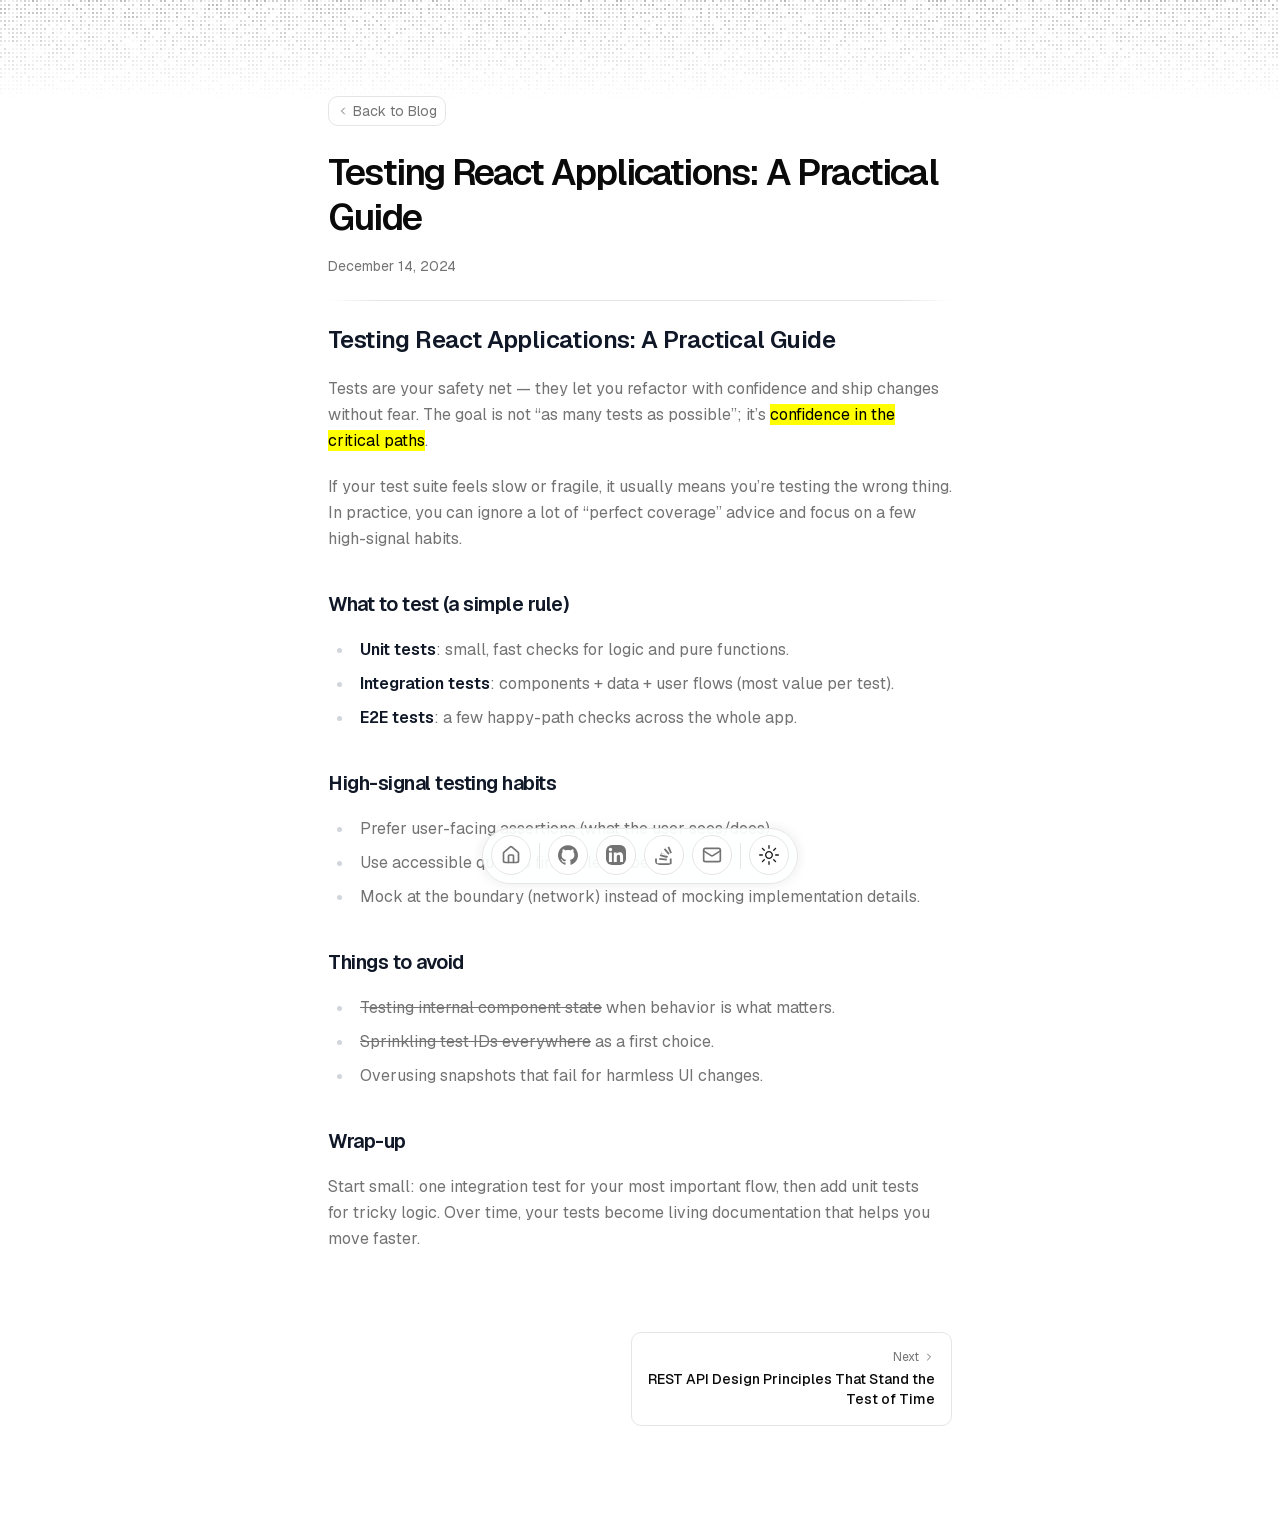
<file: blog/testing-react-apps.html>
<!DOCTYPE html><!--duUhRTTzjSnf0hJNorSr6--><html lang="en"><head><meta charSet="utf-8"/><meta name="viewport" content="width=device-width, initial-scale=1"/><link rel="preload" href="/_next/static/media/797e433ab948586e-s.p.29207c2f.woff2" as="font" crossorigin="" type="font/woff2"/><link rel="preload" href="/_next/static/media/caa3a2e1cccd8315-s.p.3b6cae6d.woff2" as="font" crossorigin="" type="font/woff2"/><link rel="stylesheet" href="/_next/static/chunks/5c1dd49bebcb766c.css" data-precedence="next"/><link rel="preload" as="script" fetchPriority="low" href="/_next/static/chunks/e47f292ce1b5137c.js"/><script src="/_next/static/chunks/75af5e8c7bf68d64.js" async=""></script><script src="/_next/static/chunks/6639295bdfff2a4c.js" async=""></script><script src="/_next/static/chunks/e5d9ebb4943b2fe8.js" async=""></script><script src="/_next/static/chunks/turbopack-2d96150a00ce0001.js" async=""></script><script src="/_next/static/chunks/93cd3038e8649c57.js" async=""></script><script src="/_next/static/chunks/bb5c287803b23072.js" async=""></script><script src="/_next/static/chunks/3a6d4a4ac03d02e9.js" async=""></script><script src="/_next/static/chunks/bc272f4ea0e5379d.js" async=""></script><script src="/_next/static/chunks/46196a5055940497.js" async=""></script><script src="/_next/static/chunks/28dc4b7ae21dc85e.js" async=""></script><script src="/_next/static/chunks/414da866dc0085e3.js" async=""></script><script src="/_next/static/chunks/68a73e371a9bbaa3.js" async=""></script><meta name="next-size-adjust" content=""/><title>Testing React Applications: A Practical Guide | Hamid Keyhani Dehnavi</title><meta name="description" content="From unit tests to E2E—learn how to build confidence in your React applications with comprehensive testing."/><meta name="robots" content="index, follow"/><meta name="googlebot" content="index, follow, max-video-preview:-1, max-image-preview:large, max-snippet:-1"/><meta property="og:title" content="Testing React Applications: A Practical Guide"/><meta property="og:description" content="From unit tests to E2E—learn how to build confidence in your React applications with comprehensive testing."/><meta property="og:url" content="https://github.com/hamidkeyhani/blog/testing-react-apps"/><meta property="og:image" content="https://github.com/hamidkeyhanihttps://images.unsplash.com/photo-1516116216624-53e697fedbea?w=800&amp;h=192&amp;fit=crop"/><meta property="og:type" content="article"/><meta property="article:published_time" content="2024-12-14"/><meta name="twitter:card" content="summary_large_image"/><meta name="twitter:title" content="Testing React Applications: A Practical Guide"/><meta name="twitter:description" content="From unit tests to E2E—learn how to build confidence in your React applications with comprehensive testing."/><meta name="twitter:image" content="https://github.com/hamidkeyhanihttps://images.unsplash.com/photo-1516116216624-53e697fedbea?w=800&amp;h=192&amp;fit=crop"/><link rel="icon" href="/favicon.ico?favicon.0b3bf435.ico" sizes="256x256" type="image/x-icon"/><script src="/_next/static/chunks/a6dad97d9634a72d.js" noModule=""></script></head><body class="min-h-screen bg-background font-sans antialiased relative geist_a4f9adef-module__rTGU2W__variable geist_mono_f41124e8-module__uIW-CG__variable"><div hidden=""><!--$--><!--/$--></div><script>((a,b,c,d,e,f,g,h)=>{let i=document.documentElement,j=["light","dark"];function k(b){var c;(Array.isArray(a)?a:[a]).forEach(a=>{let c="class"===a,d=c&&f?e.map(a=>f[a]||a):e;c?(i.classList.remove(...d),i.classList.add(f&&f[b]?f[b]:b)):i.setAttribute(a,b)}),c=b,h&&j.includes(c)&&(i.style.colorScheme=c)}if(d)k(d);else try{let a=localStorage.getItem(b)||c,d=g&&"system"===a?window.matchMedia("(prefers-color-scheme: dark)").matches?"dark":"light":a;k(d)}catch(a){}})("class","theme","light",null,["light","dark"],null,true,true)</script><div class="absolute inset-0 top-0 left-0 right-0 h-[100px] overflow-hidden z-0"><div class="h-full w-full" style="mask-image:linear-gradient(to bottom, black, transparent);-webkit-mask-image:linear-gradient(to bottom, black, transparent)"><canvas class="pointer-events-none" style="width:0;height:0"></canvas></div></div><div class="relative z-10 max-w-2xl mx-auto py-12 pb-24 sm:py-24 px-6"><section id="blog"><script type="application/ld+json">{"@context":"https://schema.org","@type":"BlogPosting","headline":"Testing React Applications: A Practical Guide","datePublished":"2024-12-14","dateModified":"2024-12-14","description":"From unit tests to E2E—learn how to build confidence in your React applications with comprehensive testing.","image":"https://github.com/hamidkeyhanihttps://images.unsplash.com/photo-1516116216624-53e697fedbea?w=800&h=192&fit=crop","url":"https://github.com/hamidkeyhani/blog/testing-react-apps","author":{"@type":"Person","name":"Hamid Keyhani Dehnavi"}}</script><div class="flex justify-start gap-4 items-center"><a class="text-sm text-muted-foreground hover:text-foreground transition-colors border border-border rounded-lg px-2 py-1 inline-flex items-center gap-1 mb-6 group" aria-label="Back to Blog" href="/blog"><svg xmlns="http://www.w3.org/2000/svg" width="24" height="24" viewBox="0 0 24 24" fill="none" stroke="currentColor" stroke-width="2" stroke-linecap="round" stroke-linejoin="round" class="lucide lucide-chevron-left size-3 group-hover:-translate-x-px transition-transform" aria-hidden="true"><path d="m15 18-6-6 6-6"></path></svg>Back to Blog</a></div><div class="flex flex-col gap-4"><h1 class="title font-semibold text-3xl md:text-4xl tracking-tighter leading-tight">Testing React Applications: A Practical Guide</h1><p class="text-sm text-muted-foreground">December 14, 2024</p></div><div class="my-6 flex w-full items-center"><div class="flex-1 h-px bg-border" style="mask-image:linear-gradient(90deg, transparent, black 8%, black 92%, transparent);-webkit-mask-image:linear-gradient(90deg, transparent, black 8%, black 92%, transparent)"></div></div><article class="prose max-w-full text-pretty font-sans leading-relaxed text-muted-foreground dark:prose-invert"><h1>Testing React Applications: A Practical Guide</h1>
<p>Tests are your safety net — they let you refactor with confidence and ship changes without fear. The goal is not “as many tests as possible”; it’s <mark>confidence in the critical paths</mark>.</p>
<p>If your test suite feels slow or fragile, it usually means you’re testing the wrong thing. In practice, you can ignore a lot of “perfect coverage” advice and focus on a few high-signal habits.</p>
<h2>What to test (a simple rule)</h2>
<ul>
<li><strong>Unit tests</strong>: small, fast checks for logic and pure functions.</li>
<li><strong>Integration tests</strong>: components + data + user flows (most value per test).</li>
<li><strong>E2E tests</strong>: a few happy-path checks across the whole app.</li>
</ul>
<h2>High-signal testing habits</h2>
<ul>
<li>Prefer user-facing assertions (what the user sees/does).</li>
<li>Use accessible queries first (roles, labels).</li>
<li>Mock at the boundary (network) instead of mocking implementation details.</li>
</ul>
<h2>Things to avoid</h2>
<ul>
<li><del>Testing internal component state</del> when behavior is what matters.</li>
<li><del>Sprinkling test IDs everywhere</del> as a first choice.</li>
<li>Overusing snapshots that fail for harmless UI changes.</li>
</ul>
<h2>Wrap-up</h2>
<p>Start small: one integration test for your most important flow, then add unit tests for tricky logic. Over time, your tests become living documentation that helps you move faster.</p></article><nav class="mt-12 pt-8 max-w-2xl"><div class="flex flex-col sm:flex-row justify-between gap-4"><div class="hidden sm:block flex-1"></div><a class="group flex-1 flex flex-col gap-1 p-4 rounded-lg border border-border hover:bg-accent/50 transition-colors text-right" href="/blog/api-design-principles"><span class="flex items-center justify-end gap-1 text-xs text-muted-foreground">Next<svg xmlns="http://www.w3.org/2000/svg" width="24" height="24" viewBox="0 0 24 24" fill="none" stroke="currentColor" stroke-width="2" stroke-linecap="round" stroke-linejoin="round" class="lucide lucide-chevron-right size-3" aria-hidden="true"><path d="m9 18 6-6-6-6"></path></svg></span><span class="text-sm font-medium group-hover:text-foreground transition-colors whitespace-normal wrap-break-word">REST API Design Principles That Stand the Test of Time</span></a></div></nav></section><!--$--><!--/$--></div><div class="pointer-events-none fixed inset-x-0 bottom-4 z-30"><div class="items-end justify-center overflow-visible rounded-full z-50 pointer-events-auto relative h-14 p-2 w-fit mx-auto flex gap-2 border bg-card/90 backdrop-blur-3xl shadow-[0_0_10px_3px] shadow-primary/5"><a href="/" data-state="closed"><div class="relative flex aspect-square items-center justify-center shrink-0 rounded-3xl cursor-pointer size-full bg-background p-0 text-muted-foreground hover:text-foreground hover:bg-muted backdrop-blur-3xl border border-border transition-colors" style="width:40px;height:40px"><div class="flex items-center justify-center" style="width:20px;height:20px"><svg xmlns="http://www.w3.org/2000/svg" width="24" height="24" viewBox="0 0 24 24" fill="none" stroke="currentColor" stroke-width="2" stroke-linecap="round" stroke-linejoin="round" class="lucide lucide-house size-full rounded-sm overflow-hidden object-contain" aria-hidden="true"><path d="M15 21v-8a1 1 0 0 0-1-1h-4a1 1 0 0 0-1 1v8"></path><path d="M3 10a2 2 0 0 1 .709-1.528l7-6a2 2 0 0 1 2.582 0l7 6A2 2 0 0 1 21 10v9a2 2 0 0 1-2 2H5a2 2 0 0 1-2-2z"></path></svg></div></div></a><div data-orientation="vertical" role="none" class="shrink-0 h-2/3 m-auto w-px bg-border"></div><a href="https://github.com/hamidkeyhani" target="_blank" rel="noopener noreferrer" data-state="closed"><div class="relative flex aspect-square items-center justify-center shrink-0 rounded-3xl cursor-pointer size-full bg-background p-0 text-muted-foreground hover:text-foreground hover:bg-muted backdrop-blur-3xl border border-border transition-colors" style="width:40px;height:40px"><div class="flex items-center justify-center" style="width:20px;height:20px"><svg viewBox="0 0 438.549 438.549" xmlns="http://www.w3.org/2000/svg" role="img" class="size-full rounded-sm overflow-hidden object-contain"><title>GitHub</title><path fill="currentColor" d="M409.132 114.573c-19.608-33.596-46.205-60.194-79.798-79.8-33.598-19.607-70.277-29.408-110.063-29.408-39.781 0-76.472 9.804-110.063 29.408-33.596 19.605-60.192 46.204-79.8 79.8C9.803 148.168 0 184.854 0 224.63c0 47.78 13.94 90.745 41.827 128.906 27.884 38.164 63.906 64.572 108.063 79.227 5.14.954 8.945.283 11.419-1.996 2.475-2.282 3.711-5.14 3.711-8.562 0-.571-.049-5.708-.144-15.417a2549.81 2549.81 0 01-.144-25.406l-6.567 1.136c-4.187.767-9.469 1.092-15.846 1-6.374-.089-12.991-.757-19.842-1.999-6.854-1.231-13.229-4.086-19.13-8.559-5.898-4.473-10.085-10.328-12.56-17.556l-2.855-6.57c-1.903-4.374-4.899-9.233-8.992-14.559-4.093-5.331-8.232-8.945-12.419-10.848l-1.999-1.431c-1.332-.951-2.568-2.098-3.711-3.429-1.142-1.331-1.997-2.663-2.568-3.997-.572-1.335-.098-2.43 1.427-3.289 1.525-.859 4.281-1.276 8.28-1.276l5.708.853c3.807.763 8.516 3.042 14.133 6.851 5.614 3.806 10.229 8.754 13.846 14.842 4.38 7.806 9.657 13.754 15.846 17.847 6.184 4.093 12.419 6.136 18.699 6.136 6.28 0 11.704-.476 16.274-1.423 4.565-.952 8.848-2.383 12.847-4.285 1.713-12.758 6.377-22.559 13.988-29.41-10.848-1.14-20.601-2.857-29.264-5.14-8.658-2.286-17.605-5.996-26.835-11.14-9.235-5.137-16.896-11.516-22.985-19.126-6.09-7.614-11.088-17.61-14.987-29.979-3.901-12.374-5.852-26.648-5.852-42.826 0-23.035 7.52-42.637 22.557-58.817-7.044-17.318-6.379-36.732 1.997-58.24 5.52-1.715 13.706-.428 24.554 3.853 10.85 4.283 18.794 7.952 23.84 10.994 5.046 3.041 9.089 5.618 12.135 7.708 17.705-4.947 35.976-7.421 54.818-7.421s37.117 2.474 54.823 7.421l10.849-6.849c7.419-4.57 16.18-8.758 26.262-12.565 10.088-3.805 17.802-4.853 23.134-3.138 8.562 21.509 9.325 40.922 2.279 58.24 15.036 16.18 22.559 35.787 22.559 58.817 0 16.178-1.958 30.497-5.853 42.966-3.9 12.471-8.941 22.457-15.125 29.979-6.191 7.521-13.901 13.85-23.131 18.986-9.232 5.14-18.182 8.85-26.84 11.136-8.662 2.286-18.415 4.004-29.263 5.146 9.894 8.562 14.842 22.077 14.842 40.539v60.237c0 3.422 1.19 6.279 3.572 8.562 2.379 2.279 6.136 2.95 11.276 1.995 44.163-14.653 80.185-41.062 108.068-79.226 27.88-38.161 41.825-81.126 41.825-128.906-.01-39.771-9.818-76.454-29.414-110.049z"></path></svg></div></div></a><a href="https://www.linkedin.com/in/hamidkeyhani/" target="_blank" rel="noopener noreferrer" data-state="closed"><div class="relative flex aspect-square items-center justify-center shrink-0 rounded-3xl cursor-pointer size-full bg-background p-0 text-muted-foreground hover:text-foreground hover:bg-muted backdrop-blur-3xl border border-border transition-colors" style="width:40px;height:40px"><div class="flex items-center justify-center" style="width:20px;height:20px"><svg viewBox="0 0 24 24" xmlns="http://www.w3.org/2000/svg" class="size-full rounded-sm overflow-hidden object-contain"><title>LinkedIn</title><path fill="currentColor" d="M20.447 20.452h-3.554v-5.569c0-1.328-.027-3.037-1.852-3.037-1.853 0-2.136 1.445-2.136 2.939v5.667H9.351V9h3.414v1.561h.046c.477-.9 1.637-1.85 3.37-1.85 3.601 0 4.267 2.37 4.267 5.455v6.286zM5.337 7.433c-1.144 0-2.063-.926-2.063-2.065 0-1.138.92-2.063 2.063-2.063 1.14 0 2.064.925 2.064 2.063 0 1.139-.925 2.065-2.064 2.065zm1.782 13.019H3.555V9h3.564v11.452zM22.225 0H1.771C.792 0 0 .774 0 1.729v20.542C0 23.227.792 24 1.771 24h20.451C23.2 24 24 23.227 24 22.271V1.729C24 .774 23.2 0 22.222 0h.003z"></path></svg></div></div></a><a href="https://stackoverflow.com/users/8399393/hamid-keyhani" target="_blank" rel="noopener noreferrer" data-state="closed"><div class="relative flex aspect-square items-center justify-center shrink-0 rounded-3xl cursor-pointer size-full bg-background p-0 text-muted-foreground hover:text-foreground hover:bg-muted backdrop-blur-3xl border border-border transition-colors" style="width:40px;height:40px"><div class="flex items-center justify-center" style="width:20px;height:20px"><svg viewBox="0 0 24 24" fill="currentColor" xmlns="http://www.w3.org/2000/svg" class="size-full rounded-sm overflow-hidden object-contain"><title>Stack Overflow</title><path d="M18.986 21.867v-5.673h2.156v7.83H1.313v-7.83h2.156v5.673h15.517zm-12.72-4.103l9.043.905.198-2.122-9.043-.905-.198 2.122zm.765-4.482l8.288 2.302.585-2.05-8.288-2.303-.585 2.051zm1.758-4.238l7.078 4.31.144 2.127.973-1.604-7.079-4.31-.973 1.604-.143-2.126zm3.01-3.693l5.352 6.326 1.635-1.385-5.353-6.326-1.634 1.385zm4.498-2.733l3.203 7.643 1.986-.83-3.202-7.643-1.987.83z"></path></svg></div></div></a><a href="mailto:hamidkeyhani977@gmail.com" data-state="closed"><div class="relative flex aspect-square items-center justify-center shrink-0 rounded-3xl cursor-pointer size-full bg-background p-0 text-muted-foreground hover:text-foreground hover:bg-muted backdrop-blur-3xl border border-border transition-colors" style="width:40px;height:40px"><div class="flex items-center justify-center" style="width:20px;height:20px"><svg xmlns="http://www.w3.org/2000/svg" width="24" height="24" viewBox="0 0 24 24" fill="none" stroke="currentColor" stroke-width="2" stroke-linecap="round" stroke-linejoin="round" class="lucide lucide-mail size-full rounded-sm overflow-hidden object-contain" aria-hidden="true"><path d="m22 7-8.991 5.727a2 2 0 0 1-2.009 0L2 7"></path><rect x="2" y="4" width="20" height="16" rx="2"></rect></svg></div></div></a><div data-orientation="vertical" role="none" class="shrink-0 h-2/3 m-auto w-px bg-border"></div><div class="relative flex aspect-square items-center justify-center shrink-0 rounded-3xl cursor-pointer size-full bg-background p-0 text-muted-foreground hover:text-foreground hover:bg-muted backdrop-blur-3xl border border-border transition-colors" style="width:40px;height:40px"><div class="flex items-center justify-center" style="width:20px;height:20px"><button class="inline-flex items-center justify-center whitespace-nowrap text-sm font-medium transition-colors focus-visible:outline-none focus-visible:ring-1 focus-visible:ring-ring disabled:pointer-events-none disabled:opacity-50 text-primary underline-offset-4 hover:underline rounded-full size-full cursor-pointer" type="button"><svg width="15" height="15" viewBox="0 0 15 15" fill="none" xmlns="http://www.w3.org/2000/svg" class="h-full w-full"><path d="M7.5 0C7.77614 0 8 0.223858 8 0.5V2.5C8 2.77614 7.77614 3 7.5 3C7.22386 3 7 2.77614 7 2.5V0.5C7 0.223858 7.22386 0 7.5 0ZM2.1967 2.1967C2.39196 2.00144 2.70854 2.00144 2.90381 2.1967L4.31802 3.61091C4.51328 3.80617 4.51328 4.12276 4.31802 4.31802C4.12276 4.51328 3.80617 4.51328 3.61091 4.31802L2.1967 2.90381C2.00144 2.70854 2.00144 2.39196 2.1967 2.1967ZM0.5 7C0.223858 7 0 7.22386 0 7.5C0 7.77614 0.223858 8 0.5 8H2.5C2.77614 8 3 7.77614 3 7.5C3 7.22386 2.77614 7 2.5 7H0.5ZM2.1967 12.8033C2.00144 12.608 2.00144 12.2915 2.1967 12.0962L3.61091 10.682C3.80617 10.4867 4.12276 10.4867 4.31802 10.682C4.51328 10.8772 4.51328 11.1938 4.31802 11.3891L2.90381 12.8033C2.70854 12.9986 2.39196 12.9986 2.1967 12.8033ZM12.5 7C12.2239 7 12 7.22386 12 7.5C12 7.77614 12.2239 8 12.5 8H14.5C14.7761 8 15 7.77614 15 7.5C15 7.22386 14.7761 7 14.5 7H12.5ZM10.682 4.31802C10.4867 4.12276 10.4867 3.80617 10.682 3.61091L12.0962 2.1967C12.2915 2.00144 12.608 2.00144 12.8033 2.1967C12.9986 2.39196 12.9986 2.70854 12.8033 2.90381L11.3891 4.31802C11.1938 4.51328 10.8772 4.51328 10.682 4.31802ZM8 12.5C8 12.2239 7.77614 12 7.5 12C7.22386 12 7 12.2239 7 12.5V14.5C7 14.7761 7.22386 15 7.5 15C7.77614 15 8 14.7761 8 14.5V12.5ZM10.682 10.682C10.8772 10.4867 11.1938 10.4867 11.3891 10.682L12.8033 12.0962C12.9986 12.2915 12.9986 12.608 12.8033 12.8033C12.608 12.9986 12.2915 12.9986 12.0962 12.8033L10.682 11.3891C10.4867 11.1938 10.4867 10.8772 10.682 10.682ZM5.5 7.5C5.5 6.39543 6.39543 5.5 7.5 5.5C8.60457 5.5 9.5 6.39543 9.5 7.5C9.5 8.60457 8.60457 9.5 7.5 9.5C6.39543 9.5 5.5 8.60457 5.5 7.5ZM7.5 4.5C5.84315 4.5 4.5 5.84315 4.5 7.5C4.5 9.15685 5.84315 10.5 7.5 10.5C9.15685 10.5 10.5 9.15685 10.5 7.5C10.5 5.84315 9.15685 4.5 7.5 4.5Z" fill="currentColor" fill-rule="evenodd" clip-rule="evenodd"></path></svg><svg width="15" height="15" viewBox="0 0 15 15" fill="none" xmlns="http://www.w3.org/2000/svg" class="hidden h-full w-full"><path d="M2.89998 0.499976C2.89998 0.279062 2.72089 0.0999756 2.49998 0.0999756C2.27906 0.0999756 2.09998 0.279062 2.09998 0.499976V1.09998H1.49998C1.27906 1.09998 1.09998 1.27906 1.09998 1.49998C1.09998 1.72089 1.27906 1.89998 1.49998 1.89998H2.09998V2.49998C2.09998 2.72089 2.27906 2.89998 2.49998 2.89998C2.72089 2.89998 2.89998 2.72089 2.89998 2.49998V1.89998H3.49998C3.72089 1.89998 3.89998 1.72089 3.89998 1.49998C3.89998 1.27906 3.72089 1.09998 3.49998 1.09998H2.89998V0.499976ZM5.89998 3.49998C5.89998 3.27906 5.72089 3.09998 5.49998 3.09998C5.27906 3.09998 5.09998 3.27906 5.09998 3.49998V4.09998H4.49998C4.27906 4.09998 4.09998 4.27906 4.09998 4.49998C4.09998 4.72089 4.27906 4.89998 4.49998 4.89998H5.09998V5.49998C5.09998 5.72089 5.27906 5.89998 5.49998 5.89998C5.72089 5.89998 5.89998 5.72089 5.89998 5.49998V4.89998H6.49998C6.72089 4.89998 6.89998 4.72089 6.89998 4.49998C6.89998 4.27906 6.72089 4.09998 6.49998 4.09998H5.89998V3.49998ZM1.89998 6.49998C1.89998 6.27906 1.72089 6.09998 1.49998 6.09998C1.27906 6.09998 1.09998 6.27906 1.09998 6.49998V7.09998H0.499976C0.279062 7.09998 0.0999756 7.27906 0.0999756 7.49998C0.0999756 7.72089 0.279062 7.89998 0.499976 7.89998H1.09998V8.49998C1.09998 8.72089 1.27906 8.89997 1.49998 8.89997C1.72089 8.89997 1.89998 8.72089 1.89998 8.49998V7.89998H2.49998C2.72089 7.89998 2.89998 7.72089 2.89998 7.49998C2.89998 7.27906 2.72089 7.09998 2.49998 7.09998H1.89998V6.49998ZM8.54406 0.98184L8.24618 0.941586C8.03275 0.917676 7.90692 1.1655 8.02936 1.34194C8.17013 1.54479 8.29981 1.75592 8.41754 1.97445C8.91878 2.90485 9.20322 3.96932 9.20322 5.10022C9.20322 8.37201 6.82247 11.0878 3.69887 11.6097C3.45736 11.65 3.20988 11.6772 2.96008 11.6906C2.74563 11.702 2.62729 11.9535 2.77721 12.1072C2.84551 12.1773 2.91535 12.2458 2.98667 12.3128L3.05883 12.3795L3.31883 12.6045L3.50684 12.7532L3.62796 12.8433L3.81491 12.9742L3.99079 13.089C4.11175 13.1651 4.23536 13.2375 4.36157 13.3059L4.62496 13.4412L4.88553 13.5607L5.18837 13.6828L5.43169 13.7686C5.56564 13.8128 5.70149 13.8529 5.83857 13.8885C5.94262 13.9155 6.04767 13.9401 6.15405 13.9622C6.27993 13.9883 6.40713 14.0109 6.53544 14.0298L6.85241 14.0685L7.11934 14.0892C7.24637 14.0965 7.37436 14.1002 7.50322 14.1002C11.1483 14.1002 14.1032 11.1453 14.1032 7.50023C14.1032 7.25044 14.0893 7.00389 14.0623 6.76131L14.0255 6.48407C13.991 6.26083 13.9453 6.04129 13.8891 5.82642C13.8213 5.56709 13.7382 5.31398 13.6409 5.06881L13.5279 4.80132L13.4507 4.63542L13.3766 4.48666C13.2178 4.17773 13.0353 3.88295 12.8312 3.60423L12.6782 3.40352L12.4793 3.16432L12.3157 2.98361L12.1961 2.85951L12.0355 2.70246L11.8134 2.50184L11.4925 2.24191L11.2483 2.06498L10.9562 1.87446L10.6346 1.68894L10.3073 1.52378L10.1938 1.47176L9.95488 1.3706L9.67791 1.2669L9.42566 1.1846L9.10075 1.09489L8.83599 1.03486L8.54406 0.98184ZM10.4032 5.30023C10.4032 4.27588 10.2002 3.29829 9.83244 2.40604C11.7623 3.28995 13.1032 5.23862 13.1032 7.50023C13.1032 10.593 10.596 13.1002 7.50322 13.1002C6.63646 13.1002 5.81597 12.9036 5.08355 12.5522C6.5419 12.0941 7.81081 11.2082 8.74322 10.0416C8.87963 10.2284 9.10028 10.3497 9.34928 10.3497C9.76349 10.3497 10.0993 10.0139 10.0993 9.59971C10.0993 9.24256 9.84965 8.94373 9.51535 8.86816C9.57741 8.75165 9.63653 8.63334 9.6926 8.51332C9.88358 8.63163 10.1088 8.69993 10.35 8.69993C11.0403 8.69993 11.6 8.14028 11.6 7.44993C11.6 6.75976 11.0406 6.20024 10.3505 6.19993C10.3853 5.90487 10.4032 5.60464 10.4032 5.30023Z" fill="currentColor" fill-rule="evenodd" clip-rule="evenodd"></path></svg></button></div></div></div></div><script src="/_next/static/chunks/e47f292ce1b5137c.js" id="_R_" async=""></script><script>(self.__next_f=self.__next_f||[]).push([0])</script><script>self.__next_f.push([1,"1:\"$Sreact.fragment\"\n2:I[52812,[\"/_next/static/chunks/93cd3038e8649c57.js\",\"/_next/static/chunks/bb5c287803b23072.js\",\"/_next/static/chunks/3a6d4a4ac03d02e9.js\",\"/_next/static/chunks/bc272f4ea0e5379d.js\"],\"ThemeProvider\"]\n3:I[30467,[\"/_next/static/chunks/93cd3038e8649c57.js\",\"/_next/static/chunks/bb5c287803b23072.js\",\"/_next/static/chunks/3a6d4a4ac03d02e9.js\",\"/_next/static/chunks/bc272f4ea0e5379d.js\"],\"TooltipProvider\"]\n4:I[44263,[\"/_next/static/chunks/93cd3038e8649c57.js\",\"/_next/static/chunks/bb5c287803b23072.js\",\"/_next/static/chunks/3a6d4a4ac03d02e9.js\",\"/_next/static/chunks/bc272f4ea0e5379d.js\"],\"FlickeringGrid\"]\n5:I[6093,[\"/_next/static/chunks/46196a5055940497.js\",\"/_next/static/chunks/28dc4b7ae21dc85e.js\"],\"default\"]\n6:I[78653,[\"/_next/static/chunks/46196a5055940497.js\",\"/_next/static/chunks/28dc4b7ae21dc85e.js\"],\"default\"]\n7:I[86622,[\"/_next/static/chunks/93cd3038e8649c57.js\",\"/_next/static/chunks/bb5c287803b23072.js\",\"/_next/static/chunks/3a6d4a4ac03d02e9.js\",\"/_next/static/chunks/bc272f4ea0e5379d.js\",\"/_next/static/chunks/414da866dc0085e3.js\",\"/_next/static/chunks/68a73e371a9bbaa3.js\"],\"\"]\n8:I[44365,[\"/_next/static/chunks/93cd3038e8649c57.js\",\"/_next/static/chunks/bb5c287803b23072.js\",\"/_next/static/chunks/3a6d4a4ac03d02e9.js\",\"/_next/static/chunks/bc272f4ea0e5379d.js\"],\"Dock\"]\n9:I[30467,[\"/_next/static/chunks/93cd3038e8649c57.js\",\"/_next/static/chunks/bb5c287803b23072.js\",\"/_next/static/chunks/3a6d4a4ac03d02e9.js\",\"/_next/static/chunks/bc272f4ea0e5379d.js\"],\"Tooltip\"]\na:I[30467,[\"/_next/static/chunks/93cd3038e8649c57.js\",\"/_next/static/chunks/bb5c287803b23072.js\",\"/_next/static/chunks/3a6d4a4ac03d02e9.js\",\"/_next/static/chunks/bc272f4ea0e5379d.js\"],\"TooltipTrigger\"]\n18:I[88111,[],\"default\"]\n:HL[\"/_next/static/chunks/5c1dd49bebcb766c.css\",\"style\"]\n:HL[\"/_next/static/media/797e433ab948586e-s.p.29207c2f.woff2\",\"font\",{\"crossOrigin\":\"\",\"type\":\"font/woff2\"}]\n:HL[\"/_next/static/media/caa3a2e1cccd8315-s.p.3b6cae6d.woff2\",\"font\",{\"crossOrigin\":\"\",\"type\":\"font/woff2\"}]\n"])</script><script>self.__next_f.push([1,"0:{\"P\":null,\"b\":\"duUhRTTzjSnf0hJNorSr6\",\"c\":[\"\",\"blog\",\"testing-react-apps\"],\"q\":\"\",\"i\":false,\"f\":[[[\"\",{\"children\":[\"blog\",{\"children\":[[\"slug\",\"testing-react-apps\",\"d\"],{\"children\":[\"__PAGE__\",{}]}]}]},\"$undefined\",\"$undefined\",true],[[\"$\",\"$1\",\"c\",{\"children\":[[[\"$\",\"link\",\"0\",{\"rel\":\"stylesheet\",\"href\":\"/_next/static/chunks/5c1dd49bebcb766c.css\",\"precedence\":\"next\",\"crossOrigin\":\"$undefined\",\"nonce\":\"$undefined\"}],[\"$\",\"script\",\"script-0\",{\"src\":\"/_next/static/chunks/93cd3038e8649c57.js\",\"async\":true,\"nonce\":\"$undefined\"}],[\"$\",\"script\",\"script-1\",{\"src\":\"/_next/static/chunks/bb5c287803b23072.js\",\"async\":true,\"nonce\":\"$undefined\"}],[\"$\",\"script\",\"script-2\",{\"src\":\"/_next/static/chunks/3a6d4a4ac03d02e9.js\",\"async\":true,\"nonce\":\"$undefined\"}],[\"$\",\"script\",\"script-3\",{\"src\":\"/_next/static/chunks/bc272f4ea0e5379d.js\",\"async\":true,\"nonce\":\"$undefined\"}]],[\"$\",\"html\",null,{\"lang\":\"en\",\"suppressHydrationWarning\":true,\"children\":[\"$\",\"body\",null,{\"className\":\"min-h-screen bg-background font-sans antialiased relative geist_a4f9adef-module__rTGU2W__variable geist_mono_f41124e8-module__uIW-CG__variable\",\"children\":[\"$\",\"$L2\",null,{\"attribute\":\"class\",\"defaultTheme\":\"light\",\"children\":[\"$\",\"$L3\",null,{\"delayDuration\":0,\"children\":[[\"$\",\"div\",null,{\"className\":\"absolute inset-0 top-0 left-0 right-0 h-[100px] overflow-hidden z-0\",\"children\":[\"$\",\"$L4\",null,{\"className\":\"h-full w-full\",\"squareSize\":2,\"gridGap\":2,\"style\":{\"maskImage\":\"linear-gradient(to bottom, black, transparent)\",\"WebkitMaskImage\":\"linear-gradient(to bottom, black, transparent)\"}}]}],[\"$\",\"div\",null,{\"className\":\"relative z-10 max-w-2xl mx-auto py-12 pb-24 sm:py-24 px-6\",\"children\":[\"$\",\"$L5\",null,{\"parallelRouterKey\":\"children\",\"error\":\"$undefined\",\"errorStyles\":\"$undefined\",\"errorScripts\":\"$undefined\",\"template\":[\"$\",\"$L6\",null,{}],\"templateStyles\":\"$undefined\",\"templateScripts\":\"$undefined\",\"notFound\":[[\"$\",\"div\",null,{\"className\":\"min-h-[calc(100vh-12rem)] flex flex-col\",\"children\":[\"$\",\"div\",null,{\"className\":\"flex-1 flex items-center justify-center p-8\",\"children\":[\"$\",\"div\",null,{\"className\":\"flex flex-col items-center text-center max-w-md relative\",\"children\":[[\"$\",\"h1\",null,{\"className\":\"text-[200px] font-semibold font-mono bg-linear-to-b from-primary/30 to-secondary/10 text-transparent bg-clip-text absolute -top-40 left-1/2 -translate-x-1/2 mask-[linear-gradient(to_bottom,black,black_20%,transparent_80%)] tracking-tighter uppercase [-webkit-text-stroke:3px_hsl(var(--primary)/0.6)]\",\"children\":\"404\"}],[\"$\",\"h2\",null,{\"className\":\"text-4xl tracking-tight font-semibold text-foreground mb-2\",\"children\":\"Page Not Found\"}],[\"$\",\"p\",null,{\"className\":\"text-muted-foreground mb-8 text-balance tracking-tight font-medium\",\"children\":\"The page you're looking for doesn't exist or may have been moved.\"}],[\"$\",\"div\",null,{\"className\":\"flex flex-col sm:flex-row gap-3\",\"children\":[\"$\",\"$L7\",null,{\"href\":\"/\",\"children\":[\"$\",\"button\",null,{\"className\":\"inline-flex items-center justify-center whitespace-nowrap rounded-md text-sm font-medium transition-colors focus-visible:outline-none focus-visible:ring-1 focus-visible:ring-ring disabled:pointer-events-none disabled:opacity-50 border border-input bg-background shadow-sm hover:bg-accent hover:text-accent-foreground h-9 px-4 py-2 gap-2 cursor-pointer\",\"ref\":\"$undefined\",\"children\":[[\"$\",\"svg\",null,{\"ref\":\"$undefined\",\"xmlns\":\"http://www.w3.org/2000/svg\",\"width\":24,\"height\":24,\"viewBox\":\"0 0 24 24\",\"fill\":\"none\",\"stroke\":\"currentColor\",\"strokeWidth\":2,\"strokeLinecap\":\"round\",\"strokeLinejoin\":\"round\",\"className\":\"lucide lucide-house h-4 w-4\",\"aria-hidden\":\"true\",\"children\":[[\"$\",\"path\",\"5wwlr5\",{\"d\":\"M15 21v-8a1 1 0 0 0-1-1h-4a1 1 0 0 0-1 1v8\"}],[\"$\",\"path\",\"r6nss1\",{\"d\":\"M3 10a2 2 0 0 1 .709-1.528l7-6a2 2 0 0 1 2.582 0l7 6A2 2 0 0 1 21 10v9a2 2 0 0 1-2 2H5a2 2 0 0 1-2-2z\"}],\"$undefined\"]}],\"Go to Home\"]}]}]}]]}]}]}],[]],\"forbidden\":\"$undefined\",\"unauthorized\":\"$undefined\"}]}],[\"$\",\"div\",null,{\"className\":\"pointer-events-none fixed inset-x-0 bottom-4 z-30\",\"children\":[\"$\",\"$L8\",null,{\"className\":\"z-50 pointer-events-auto relative h-14 p-2 w-fit mx-auto flex gap-2 border bg-card/90 backdrop-blur-3xl shadow-[0_0_10px_3px] shadow-primary/5\",\"children\":[[[\"$\",\"$L9\",\"/\",{\"children\":[[\"$\",\"$La\",null,{\"asChild\":true,\"children\":[\"$\",\"a\",null,{\"href\":\"/\",\"target\":\"$undefined\",\"rel\":\"$undefined\",\"children\":\"$Lb\"}]}],\"$Lc\"]}]],\"$Ld\",[\"$Le\",\"$Lf\",\"$L10\",\"$L11\"],\"$L12\",\"$L13\"]}]}]]}]}]}]}]]}],{\"children\":[\"$L14\",{\"children\":[\"$L15\",{\"children\":[\"$L16\",{},null,false,false]},null,false,false]},null,false,false]},null,false,false],\"$L17\",false]],\"m\":\"$undefined\",\"G\":[\"$18\",[]],\"S\":true}\n"])</script><script>self.__next_f.push([1,"19:I[44365,[\"/_next/static/chunks/93cd3038e8649c57.js\",\"/_next/static/chunks/bb5c287803b23072.js\",\"/_next/static/chunks/3a6d4a4ac03d02e9.js\",\"/_next/static/chunks/bc272f4ea0e5379d.js\"],\"DockIcon\"]\n1a:I[30467,[\"/_next/static/chunks/93cd3038e8649c57.js\",\"/_next/static/chunks/bb5c287803b23072.js\",\"/_next/static/chunks/3a6d4a4ac03d02e9.js\",\"/_next/static/chunks/bc272f4ea0e5379d.js\"],\"TooltipContent\"]\n1b:I[30467,[\"/_next/static/chunks/93cd3038e8649c57.js\",\"/_next/static/chunks/bb5c287803b23072.js\",\"/_next/static/chunks/3a6d4a4ac03d02e9.js\",\"/_next/static/chunks/bc272f4ea0e5379d.js\"],\"TooltipArrow\"]\n1c:I[63769,[\"/_next/static/chunks/93cd3038e8649c57.js\",\"/_next/static/chunks/bb5c287803b23072.js\",\"/_next/static/chunks/3a6d4a4ac03d02e9.js\",\"/_next/static/chunks/bc272f4ea0e5379d.js\"],\"Separator\"]\n1e:I[72930,[\"/_next/static/chunks/93cd3038e8649c57.js\",\"/_next/static/chunks/bb5c287803b23072.js\",\"/_next/static/chunks/3a6d4a4ac03d02e9.js\",\"/_next/static/chunks/bc272f4ea0e5379d.js\"],\"ModeToggle\"]\n20:I[13045,[\"/_next/static/chunks/46196a5055940497.js\",\"/_next/static/chunks/28dc4b7ae21dc85e.js\"],\"OutletBoundary\"]\n21:\"$Sreact.suspense\"\n23:I[13045,[\"/_next/static/chunks/46196a5055940497.js\",\"/_next/static/chunks/28dc4b7ae21dc85e.js\"],\"ViewportBoundary\"]\n25:I[13045,[\"/_next/static/chunks/46196a5055940497.js\",\"/_next/static/chunks/28dc4b7ae21dc85e.js\"],\"MetadataBoundary\"]\nb:[\"$\",\"$L19\",null,{\"className\":\"rounded-3xl cursor-pointer size-full bg-background p-0 text-muted-foreground hover:text-foreground hover:bg-muted backdrop-blur-3xl border border-border transition-colors\",\"children\":[\"$\",\"svg\",null,{\"ref\":\"$undefined\",\"xmlns\":\"http://www.w3.org/2000/svg\",\"width\":24,\"height\":24,\"viewBox\":\"0 0 24 24\",\"fill\":\"none\",\"stroke\":\"currentColor\",\"strokeWidth\":2,\"strokeLinecap\":\"round\",\"strokeLinejoin\":\"round\",\"className\":\"lucide lucide-house size-full rounded-sm overflow-hidden object-contain\",\"aria-hidden\":\"true\",\"children\":[[\"$\",\"path\",\"5wwlr5\",{\"d\":\"M15 21v-8a1 1 0 0 0-1-1h-4a1 1 0 0 0-1 1v8\"}],[\"$\",\"path\",\"r6nss1\",{\"d\":\"M3 10a2 2 0 0 1 .709-1.528l7-6a2 2 0 0 1 2.582 0l7 6A2 2 0 0 1 21 10v9a2 2 0 0 1-2 2H5a2 2 0 0 1-2-2z\"}],\"$undefined\"]}]}]\nc:[\"$\",\"$L1a\",null,{\"side\":\"top\",\"sideOffset\":8,\"className\":\"rounded-xl bg-primary text-primary-foreground px-4 py-2 text-sm shadow-[0_10px_40px_-10px_rgba(0,0,0,0.3)] dark:shadow-[0_10px_40px_-10px_rgba(0,0,0,0.5)]\",\"children\":[[\"$\",\"p\",null,{\"children\":\"Home\"}],[\"$\",\"$L1b\",null,{\"className\":\"fill-primary\"}]]}]\nd:[\"$\",\"$L1c\",null,{\"orientation\":\"vertical\",\"className\":\"h-2/3 m-auto w-px bg-border\"}]\n1d:T843,"])</script><script>self.__next_f.push([1,"M409.132 114.573c-19.608-33.596-46.205-60.194-79.798-79.8-33.598-19.607-70.277-29.408-110.063-29.408-39.781 0-76.472 9.804-110.063 29.408-33.596 19.605-60.192 46.204-79.8 79.8C9.803 148.168 0 184.854 0 224.63c0 47.78 13.94 90.745 41.827 128.906 27.884 38.164 63.906 64.572 108.063 79.227 5.14.954 8.945.283 11.419-1.996 2.475-2.282 3.711-5.14 3.711-8.562 0-.571-.049-5.708-.144-15.417a2549.81 2549.81 0 01-.144-25.406l-6.567 1.136c-4.187.767-9.469 1.092-15.846 1-6.374-.089-12.991-.757-19.842-1.999-6.854-1.231-13.229-4.086-19.13-8.559-5.898-4.473-10.085-10.328-12.56-17.556l-2.855-6.57c-1.903-4.374-4.899-9.233-8.992-14.559-4.093-5.331-8.232-8.945-12.419-10.848l-1.999-1.431c-1.332-.951-2.568-2.098-3.711-3.429-1.142-1.331-1.997-2.663-2.568-3.997-.572-1.335-.098-2.43 1.427-3.289 1.525-.859 4.281-1.276 8.28-1.276l5.708.853c3.807.763 8.516 3.042 14.133 6.851 5.614 3.806 10.229 8.754 13.846 14.842 4.38 7.806 9.657 13.754 15.846 17.847 6.184 4.093 12.419 6.136 18.699 6.136 6.28 0 11.704-.476 16.274-1.423 4.565-.952 8.848-2.383 12.847-4.285 1.713-12.758 6.377-22.559 13.988-29.41-10.848-1.14-20.601-2.857-29.264-5.14-8.658-2.286-17.605-5.996-26.835-11.14-9.235-5.137-16.896-11.516-22.985-19.126-6.09-7.614-11.088-17.61-14.987-29.979-3.901-12.374-5.852-26.648-5.852-42.826 0-23.035 7.52-42.637 22.557-58.817-7.044-17.318-6.379-36.732 1.997-58.24 5.52-1.715 13.706-.428 24.554 3.853 10.85 4.283 18.794 7.952 23.84 10.994 5.046 3.041 9.089 5.618 12.135 7.708 17.705-4.947 35.976-7.421 54.818-7.421s37.117 2.474 54.823 7.421l10.849-6.849c7.419-4.57 16.18-8.758 26.262-12.565 10.088-3.805 17.802-4.853 23.134-3.138 8.562 21.509 9.325 40.922 2.279 58.24 15.036 16.18 22.559 35.787 22.559 58.817 0 16.178-1.958 30.497-5.853 42.966-3.9 12.471-8.941 22.457-15.125 29.979-6.191 7.521-13.901 13.85-23.131 18.986-9.232 5.14-18.182 8.85-26.84 11.136-8.662 2.286-18.415 4.004-29.263 5.146 9.894 8.562 14.842 22.077 14.842 40.539v60.237c0 3.422 1.19 6.279 3.572 8.562 2.379 2.279 6.136 2.95 11.276 1.995 44.163-14.653 80.185-41.062 108.068-79.226 27.88-38.161 41.825-81.126 41.825-128.906-.01-39.771-9.818-76.454-29.414-110.049z"])</script><script>self.__next_f.push([1,"e:[\"$\",\"$L9\",\"social-GitHub-0\",{\"children\":[[\"$\",\"$La\",null,{\"asChild\":true,\"children\":[\"$\",\"a\",null,{\"href\":\"https://github.com/hamidkeyhani\",\"target\":\"_blank\",\"rel\":\"noopener noreferrer\",\"children\":[\"$\",\"$L19\",null,{\"className\":\"rounded-3xl cursor-pointer size-full bg-background p-0 text-muted-foreground hover:text-foreground hover:bg-muted backdrop-blur-3xl border border-border transition-colors\",\"children\":[\"$\",\"svg\",null,{\"viewBox\":\"0 0 438.549 438.549\",\"xmlns\":\"http://www.w3.org/2000/svg\",\"role\":\"img\",\"className\":\"size-full rounded-sm overflow-hidden object-contain\",\"children\":[[\"$\",\"title\",null,{\"children\":\"GitHub\"}],[\"$\",\"path\",null,{\"fill\":\"currentColor\",\"d\":\"$1d\"}]]}]}]}]}],[\"$\",\"$L1a\",null,{\"side\":\"top\",\"sideOffset\":8,\"className\":\"rounded-xl bg-primary text-primary-foreground px-4 py-2 text-sm shadow-[0_10px_40px_-10px_rgba(0,0,0,0.3)] dark:shadow-[0_10px_40px_-10px_rgba(0,0,0,0.5)]\",\"children\":[[\"$\",\"p\",null,{\"children\":\"GitHub\"}],[\"$\",\"$L1b\",null,{\"className\":\"fill-primary\"}]]}]]}]\n"])</script><script>self.__next_f.push([1,"f:[\"$\",\"$L9\",\"social-LinkedIn-1\",{\"children\":[[\"$\",\"$La\",null,{\"asChild\":true,\"children\":[\"$\",\"a\",null,{\"href\":\"https://www.linkedin.com/in/hamidkeyhani/\",\"target\":\"_blank\",\"rel\":\"noopener noreferrer\",\"children\":[\"$\",\"$L19\",null,{\"className\":\"rounded-3xl cursor-pointer size-full bg-background p-0 text-muted-foreground hover:text-foreground hover:bg-muted backdrop-blur-3xl border border-border transition-colors\",\"children\":[\"$\",\"svg\",null,{\"viewBox\":\"0 0 24 24\",\"xmlns\":\"http://www.w3.org/2000/svg\",\"className\":\"size-full rounded-sm overflow-hidden object-contain\",\"children\":[[\"$\",\"title\",null,{\"children\":\"LinkedIn\"}],[\"$\",\"path\",null,{\"fill\":\"currentColor\",\"d\":\"M20.447 20.452h-3.554v-5.569c0-1.328-.027-3.037-1.852-3.037-1.853 0-2.136 1.445-2.136 2.939v5.667H9.351V9h3.414v1.561h.046c.477-.9 1.637-1.85 3.37-1.85 3.601 0 4.267 2.37 4.267 5.455v6.286zM5.337 7.433c-1.144 0-2.063-.926-2.063-2.065 0-1.138.92-2.063 2.063-2.063 1.14 0 2.064.925 2.064 2.063 0 1.139-.925 2.065-2.064 2.065zm1.782 13.019H3.555V9h3.564v11.452zM22.225 0H1.771C.792 0 0 .774 0 1.729v20.542C0 23.227.792 24 1.771 24h20.451C23.2 24 24 23.227 24 22.271V1.729C24 .774 23.2 0 22.222 0h.003z\"}]]}]}]}]}],[\"$\",\"$L1a\",null,{\"side\":\"top\",\"sideOffset\":8,\"className\":\"rounded-xl bg-primary text-primary-foreground px-4 py-2 text-sm shadow-[0_10px_40px_-10px_rgba(0,0,0,0.3)] dark:shadow-[0_10px_40px_-10px_rgba(0,0,0,0.5)]\",\"children\":[[\"$\",\"p\",null,{\"children\":\"LinkedIn\"}],[\"$\",\"$L1b\",null,{\"className\":\"fill-primary\"}]]}]]}]\n"])</script><script>self.__next_f.push([1,"10:[\"$\",\"$L9\",\"social-StackOverflow-2\",{\"children\":[[\"$\",\"$La\",null,{\"asChild\":true,\"children\":[\"$\",\"a\",null,{\"href\":\"https://stackoverflow.com/users/8399393/hamid-keyhani\",\"target\":\"_blank\",\"rel\":\"noopener noreferrer\",\"children\":[\"$\",\"$L19\",null,{\"className\":\"rounded-3xl cursor-pointer size-full bg-background p-0 text-muted-foreground hover:text-foreground hover:bg-muted backdrop-blur-3xl border border-border transition-colors\",\"children\":[\"$\",\"svg\",null,{\"viewBox\":\"0 0 24 24\",\"fill\":\"currentColor\",\"xmlns\":\"http://www.w3.org/2000/svg\",\"className\":\"size-full rounded-sm overflow-hidden object-contain\",\"children\":[[\"$\",\"title\",null,{\"children\":\"Stack Overflow\"}],[\"$\",\"path\",null,{\"d\":\"M18.986 21.867v-5.673h2.156v7.83H1.313v-7.83h2.156v5.673h15.517zm-12.72-4.103l9.043.905.198-2.122-9.043-.905-.198 2.122zm.765-4.482l8.288 2.302.585-2.05-8.288-2.303-.585 2.051zm1.758-4.238l7.078 4.31.144 2.127.973-1.604-7.079-4.31-.973 1.604-.143-2.126zm3.01-3.693l5.352 6.326 1.635-1.385-5.353-6.326-1.634 1.385zm4.498-2.733l3.203 7.643 1.986-.83-3.202-7.643-1.987.83z\"}]]}]}]}]}],[\"$\",\"$L1a\",null,{\"side\":\"top\",\"sideOffset\":8,\"className\":\"rounded-xl bg-primary text-primary-foreground px-4 py-2 text-sm shadow-[0_10px_40px_-10px_rgba(0,0,0,0.3)] dark:shadow-[0_10px_40px_-10px_rgba(0,0,0,0.5)]\",\"children\":[[\"$\",\"p\",null,{\"children\":\"StackOverflow\"}],[\"$\",\"$L1b\",null,{\"className\":\"fill-primary\"}]]}]]}]\n"])</script><script>self.__next_f.push([1,"11:[\"$\",\"$L9\",\"social-email-3\",{\"children\":[[\"$\",\"$La\",null,{\"asChild\":true,\"children\":[\"$\",\"a\",null,{\"href\":\"mailto:hamidkeyhani977@gmail.com\",\"target\":\"$undefined\",\"rel\":\"$undefined\",\"children\":[\"$\",\"$L19\",null,{\"className\":\"rounded-3xl cursor-pointer size-full bg-background p-0 text-muted-foreground hover:text-foreground hover:bg-muted backdrop-blur-3xl border border-border transition-colors\",\"children\":[\"$\",\"svg\",null,{\"ref\":\"$undefined\",\"xmlns\":\"http://www.w3.org/2000/svg\",\"width\":24,\"height\":24,\"viewBox\":\"0 0 24 24\",\"fill\":\"none\",\"stroke\":\"currentColor\",\"strokeWidth\":2,\"strokeLinecap\":\"round\",\"strokeLinejoin\":\"round\",\"className\":\"lucide lucide-mail size-full rounded-sm overflow-hidden object-contain\",\"aria-hidden\":\"true\",\"children\":[[\"$\",\"path\",\"132q7q\",{\"d\":\"m22 7-8.991 5.727a2 2 0 0 1-2.009 0L2 7\"}],[\"$\",\"rect\",\"izxlao\",{\"x\":\"2\",\"y\":\"4\",\"width\":\"20\",\"height\":\"16\",\"rx\":\"2\"}],\"$undefined\"]}]}]}]}],[\"$\",\"$L1a\",null,{\"side\":\"top\",\"sideOffset\":8,\"className\":\"rounded-xl bg-primary text-primary-foreground px-4 py-2 text-sm shadow-[0_10px_40px_-10px_rgba(0,0,0,0.3)] dark:shadow-[0_10px_40px_-10px_rgba(0,0,0,0.5)]\",\"children\":[[\"$\",\"p\",null,{\"children\":\"email\"}],[\"$\",\"$L1b\",null,{\"className\":\"fill-primary\"}]]}]]}]\n12:[\"$\",\"$L1c\",null,{\"orientation\":\"vertical\",\"className\":\"h-2/3 m-auto w-px bg-border\"}]\n13:[\"$\",\"$L9\",null,{\"children\":[[\"$\",\"$La\",null,{\"asChild\":true,\"children\":[\"$\",\"$L19\",null,{\"className\":\"rounded-3xl cursor-pointer size-full bg-background p-0 text-muted-foreground hover:text-foreground hover:bg-muted backdrop-blur-3xl border border-border transition-colors\",\"children\":[\"$\",\"$L1e\",null,{\"className\":\"size-full cursor-pointer\"}]}]}],[\"$\",\"$L1a\",null,{\"side\":\"top\",\"sideOffset\":8,\"className\":\"rounded-xl bg-primary text-primary-foreground px-4 py-2 text-sm shadow-[0_10px_40px_-10px_rgba(0,0,0,0.3)] dark:shadow-[0_10px_40px_-10px_rgba(0,0,0,0.5)]\",\"children\":[[\"$\",\"p\",null,{\"children\":\"Theme\"}],[\"$\",\"$L1b\",null,{\"className\":\"fill-primary\"}]]}]]}]\n14:[\"$\",\"$1\",\"c\",{\"children\":[null,[\"$\",\"$L5\",null,{\"parallelRouterKey\":\"children\",\"error\":\"$undefined\",\"errorStyles\":\"$undefined\",\"errorScripts\":\"$undefined\",\"template\":[\"$\",\"$L6\",null,{}],\"templateStyles\":\"$undefined\",\"templateScripts\":\"$undefined\",\"notFound\":\"$undefined\",\"forbidden\":\"$undefined\",\"unauthorized\":\"$undefined\"}]]}]\n15:[\"$\",\"$1\",\"c\",{\"children\":[null,[\"$\",\"$L5\",null,{\"parallelRouterKey\":\"children\",\"error\":\"$undefined\",\"errorStyles\":\"$undefined\",\"errorScripts\":\"$undefined\",\"template\":[\"$\",\"$L6\",null,{}],\"templateStyles\":\"$undefined\",\"templateScripts\":\"$undefined\",\"notFound\":\"$undefined\",\"forbidden\":\"$undefined\",\"unauthorized\":\"$undefined\"}]]}]\n16:[\"$\",\"$1\",\"c\",{\"children\":[\"$L1f\",[[\"$\",\"script\",\"script-0\",{\"src\":\"/_next/static/chunks/414da866dc0085e3.js\",\"async\":true,\"nonce\":\"$undefined\"}],[\"$\",\"script\",\"script-1\",{\"src\":\"/_next/static/chunks/68a73e371a9bbaa3.js\",\"async\":true,\"nonce\":\"$undefined\"}]],[\"$\",\"$L20\",null,{\"children\":[\"$\",\"$21\",null,{\"name\":\"Next.MetadataOutlet\",\"children\":\"$@22\"}]}]]}]\n17:[\"$\",\"$1\",\"h\",{\"children\":[null,[\"$\",\"$L23\",null,{\"children\":\"$L24\"}],[\"$\",\"div\",null,{\"hidden\":true,\"children\":[\"$\",\"$L25\",null,{\"children\":[\"$\",\"$21\",null,{\"name\":\"Next.Metadata\",\"children\":\"$L26\"}]}]}],[\"$\",\"meta\",null,{\"name\":\"next-size-adjust\",\"content\":\"\"}]]}]\n"])</script><script>self.__next_f.push([1,"1f:[\"$\",\"section\",null,{\"id\":\"blog\",\"children\":[[\"$\",\"script\",null,{\"type\":\"application/ld+json\",\"suppressHydrationWarning\":true,\"dangerouslySetInnerHTML\":{\"__html\":\"{\\\"@context\\\":\\\"https://schema.org\\\",\\\"@type\\\":\\\"BlogPosting\\\",\\\"headline\\\":\\\"Testing React Applications: A Practical Guide\\\",\\\"datePublished\\\":\\\"2024-12-14\\\",\\\"dateModified\\\":\\\"2024-12-14\\\",\\\"description\\\":\\\"From unit tests to E2E—learn how to build confidence in your React applications with comprehensive testing.\\\",\\\"image\\\":\\\"https://github.com/hamidkeyhanihttps://images.unsplash.com/photo-1516116216624-53e697fedbea?w=800\u0026h=192\u0026fit=crop\\\",\\\"url\\\":\\\"https://github.com/hamidkeyhani/blog/testing-react-apps\\\",\\\"author\\\":{\\\"@type\\\":\\\"Person\\\",\\\"name\\\":\\\"Hamid Keyhani Dehnavi\\\"}}\"}}],[\"$\",\"div\",null,{\"className\":\"flex justify-start gap-4 items-center\",\"children\":[\"$\",\"$L7\",null,{\"href\":\"/blog\",\"className\":\"text-sm text-muted-foreground hover:text-foreground transition-colors border border-border rounded-lg px-2 py-1 inline-flex items-center gap-1 mb-6 group\",\"aria-label\":\"Back to Blog\",\"children\":[[\"$\",\"svg\",null,{\"ref\":\"$undefined\",\"xmlns\":\"http://www.w3.org/2000/svg\",\"width\":24,\"height\":24,\"viewBox\":\"0 0 24 24\",\"fill\":\"none\",\"stroke\":\"currentColor\",\"strokeWidth\":2,\"strokeLinecap\":\"round\",\"strokeLinejoin\":\"round\",\"className\":\"lucide lucide-chevron-left size-3 group-hover:-translate-x-px transition-transform\",\"aria-hidden\":\"true\",\"children\":[[\"$\",\"path\",\"1wnfg3\",{\"d\":\"m15 18-6-6 6-6\"}],\"$undefined\"]}],\"Back to Blog\"]}]}],[\"$\",\"div\",null,{\"className\":\"flex flex-col gap-4\",\"children\":[[\"$\",\"h1\",null,{\"className\":\"title font-semibold text-3xl md:text-4xl tracking-tighter leading-tight\",\"children\":\"Testing React Applications: A Practical Guide\"}],[\"$\",\"p\",null,{\"className\":\"text-sm text-muted-foreground\",\"children\":\"December 14, 2024\"}]]}],[\"$\",\"div\",null,{\"className\":\"my-6 flex w-full items-center\",\"children\":[\"$\",\"div\",null,{\"className\":\"flex-1 h-px bg-border\",\"style\":{\"maskImage\":\"linear-gradient(90deg, transparent, black 8%, black 92%, transparent)\",\"WebkitMaskImage\":\"linear-gradient(90deg, transparent, black 8%, black 92%, transparent)\"}}]}],[\"$\",\"article\",null,{\"className\":\"prose max-w-full text-pretty font-sans leading-relaxed text-muted-foreground dark:prose-invert\",\"children\":[[\"$\",\"h1\",null,{\"children\":\"Testing React Applications: A Practical Guide\"}],\"\\n\",[\"$\",\"p\",null,{\"children\":[\"Tests are your safety net — they let you refactor with confidence and ship changes without fear. The goal is not “as many tests as possible”; it’s \",[\"$\",\"mark\",null,{\"children\":\"confidence in the critical paths\"}],\".\"]}],\"\\n\",[\"$\",\"p\",null,{\"children\":\"If your test suite feels slow or fragile, it usually means you’re testing the wrong thing. In practice, you can ignore a lot of “perfect coverage” advice and focus on a few high-signal habits.\"}],\"\\n\",[\"$\",\"h2\",null,{\"children\":\"What to test (a simple rule)\"}],\"\\n\",[\"$\",\"ul\",null,{\"children\":[\"\\n\",[\"$\",\"li\",null,{\"children\":[[\"$\",\"strong\",null,{\"children\":\"Unit tests\"}],\": small, fast checks for logic and pure functions.\"]}],\"\\n\",[\"$\",\"li\",null,{\"children\":[[\"$\",\"strong\",null,{\"children\":\"Integration tests\"}],\": components + data + user flows (most value per test).\"]}],\"\\n\",[\"$\",\"li\",null,{\"children\":[[\"$\",\"strong\",null,{\"children\":\"E2E tests\"}],\": a few happy-path checks across the whole app.\"]}],\"\\n\"]}],\"\\n\",[\"$\",\"h2\",null,{\"children\":\"High-signal testing habits\"}],\"\\n\",[\"$\",\"ul\",null,{\"children\":[\"\\n\",[\"$\",\"li\",null,{\"children\":\"Prefer user-facing assertions (what the user sees/does).\"}],\"\\n\",[\"$\",\"li\",null,{\"children\":\"Use accessible queries first (roles, labels).\"}],\"\\n\",[\"$\",\"li\",null,{\"children\":\"Mock at the boundary (network) instead of mocking implementation details.\"}],\"\\n\"]}],\"\\n\",[\"$\",\"h2\",null,{\"children\":\"Things to avoid\"}],\"\\n\",[\"$\",\"ul\",null,{\"children\":[\"\\n\",[\"$\",\"li\",null,{\"children\":[[\"$\",\"del\",null,{\"children\":\"Testing internal component state\"}],\" when behavior is what matters.\"]}],\"\\n\",[\"$\",\"li\",null,{\"children\":[[\"$\",\"del\",null,{\"children\":\"Sprinkling test IDs everywhere\"}],\" as a first choice.\"]}],\"\\n\",\"$L27\",\"\\n\"]}],\"\\n\",\"$L28\",\"\\n\",\"$L29\"]}],\"$L2a\"]}]\n"])</script><script>self.__next_f.push([1,"27:[\"$\",\"li\",null,{\"children\":\"Overusing snapshots that fail for harmless UI changes.\"}]\n28:[\"$\",\"h2\",null,{\"children\":\"Wrap-up\"}]\n29:[\"$\",\"p\",null,{\"children\":\"Start small: one integration test for your most important flow, then add unit tests for tricky logic. Over time, your tests become living documentation that helps you move faster.\"}]\n2a:[\"$\",\"nav\",null,{\"className\":\"mt-12 pt-8 max-w-2xl\",\"children\":[\"$\",\"div\",null,{\"className\":\"flex flex-col sm:flex-row justify-between gap-4\",\"children\":[[\"$\",\"div\",null,{\"className\":\"hidden sm:block flex-1\"}],[\"$\",\"$L7\",null,{\"href\":\"/blog/api-design-principles\",\"className\":\"group flex-1 flex flex-col gap-1 p-4 rounded-lg border border-border hover:bg-accent/50 transition-colors text-right\",\"children\":[[\"$\",\"span\",null,{\"className\":\"flex items-center justify-end gap-1 text-xs text-muted-foreground\",\"children\":[\"Next\",[\"$\",\"svg\",null,{\"ref\":\"$undefined\",\"xmlns\":\"http://www.w3.org/2000/svg\",\"width\":24,\"height\":24,\"viewBox\":\"0 0 24 24\",\"fill\":\"none\",\"stroke\":\"currentColor\",\"strokeWidth\":2,\"strokeLinecap\":\"round\",\"strokeLinejoin\":\"round\",\"className\":\"lucide lucide-chevron-right size-3\",\"aria-hidden\":\"true\",\"children\":[[\"$\",\"path\",\"mthhwq\",{\"d\":\"m9 18 6-6-6-6\"}],\"$undefined\"]}]]}],[\"$\",\"span\",null,{\"className\":\"text-sm font-medium group-hover:text-foreground transition-colors whitespace-normal wrap-break-word\",\"children\":\"REST API Design Principles That Stand the Test of Time\"}]]}]]}]}]\n"])</script><script>self.__next_f.push([1,"24:[[\"$\",\"meta\",\"0\",{\"charSet\":\"utf-8\"}],[\"$\",\"meta\",\"1\",{\"name\":\"viewport\",\"content\":\"width=device-width, initial-scale=1\"}]]\n"])</script><script>self.__next_f.push([1,"2b:I[74999,[\"/_next/static/chunks/46196a5055940497.js\",\"/_next/static/chunks/28dc4b7ae21dc85e.js\"],\"IconMark\"]\n22:null\n"])</script><script>self.__next_f.push([1,"26:[[\"$\",\"title\",\"0\",{\"children\":\"Testing React Applications: A Practical Guide | Hamid Keyhani Dehnavi\"}],[\"$\",\"meta\",\"1\",{\"name\":\"description\",\"content\":\"From unit tests to E2E—learn how to build confidence in your React applications with comprehensive testing.\"}],[\"$\",\"meta\",\"2\",{\"name\":\"robots\",\"content\":\"index, follow\"}],[\"$\",\"meta\",\"3\",{\"name\":\"googlebot\",\"content\":\"index, follow, max-video-preview:-1, max-image-preview:large, max-snippet:-1\"}],[\"$\",\"meta\",\"4\",{\"property\":\"og:title\",\"content\":\"Testing React Applications: A Practical Guide\"}],[\"$\",\"meta\",\"5\",{\"property\":\"og:description\",\"content\":\"From unit tests to E2E—learn how to build confidence in your React applications with comprehensive testing.\"}],[\"$\",\"meta\",\"6\",{\"property\":\"og:url\",\"content\":\"https://github.com/hamidkeyhani/blog/testing-react-apps\"}],[\"$\",\"meta\",\"7\",{\"property\":\"og:image\",\"content\":\"https://github.com/hamidkeyhanihttps://images.unsplash.com/photo-1516116216624-53e697fedbea?w=800\u0026h=192\u0026fit=crop\"}],[\"$\",\"meta\",\"8\",{\"property\":\"og:type\",\"content\":\"article\"}],[\"$\",\"meta\",\"9\",{\"property\":\"article:published_time\",\"content\":\"2024-12-14\"}],[\"$\",\"meta\",\"10\",{\"name\":\"twitter:card\",\"content\":\"summary_large_image\"}],[\"$\",\"meta\",\"11\",{\"name\":\"twitter:title\",\"content\":\"Testing React Applications: A Practical Guide\"}],[\"$\",\"meta\",\"12\",{\"name\":\"twitter:description\",\"content\":\"From unit tests to E2E—learn how to build confidence in your React applications with comprehensive testing.\"}],[\"$\",\"meta\",\"13\",{\"name\":\"twitter:image\",\"content\":\"https://github.com/hamidkeyhanihttps://images.unsplash.com/photo-1516116216624-53e697fedbea?w=800\u0026h=192\u0026fit=crop\"}],[\"$\",\"link\",\"14\",{\"rel\":\"icon\",\"href\":\"/favicon.ico?favicon.0b3bf435.ico\",\"sizes\":\"256x256\",\"type\":\"image/x-icon\"}],[\"$\",\"$L2b\",\"15\",{}]]\n"])</script></body></html>
</file>
<file: _next/static/chunks/5c1dd49bebcb766c.css>
@font-face{font-family:Geist;font-style:normal;font-weight:400;font-display:swap;src:url(../media/fef07dbb0973bf53-s.518e079e.woff2)format("woff2");unicode-range:U+460-52F,U+1C80-1C8A,U+20B4,U+2DE0-2DFF,U+A640-A69F,U+FE2E-FE2F}@font-face{font-family:Geist;font-style:normal;font-weight:400;font-display:swap;src:url(../media/8a480f0b521d4e75-s.ea323500.woff2)format("woff2");unicode-range:U+301,U+400-45F,U+490-491,U+4B0-4B1,U+2116}@font-face{font-family:Geist;font-style:normal;font-weight:400;font-display:swap;src:url(../media/53b9e256198e5412-s.853d50a3.woff2)format("woff2");unicode-range:U+102-103,U+110-111,U+128-129,U+168-169,U+1A0-1A1,U+1AF-1B0,U+300-301,U+303-304,U+308-309,U+323,U+329,U+1EA0-1EF9,U+20AB}@font-face{font-family:Geist;font-style:normal;font-weight:400;font-display:swap;src:url(../media/7178b3e590c64307-s.55554cd0.woff2)format("woff2");unicode-range:U+100-2BA,U+2BD-2C5,U+2C7-2CC,U+2CE-2D7,U+2DD-2FF,U+304,U+308,U+329,U+1D00-1DBF,U+1E00-1E9F,U+1EF2-1EFF,U+2020,U+20A0-20AB,U+20AD-20C0,U+2113,U+2C60-2C7F,U+A720-A7FF}@font-face{font-family:Geist;font-style:normal;font-weight:400;font-display:swap;src:url(../media/caa3a2e1cccd8315-s.p.3b6cae6d.woff2)format("woff2");unicode-range:U+??,U+131,U+152-153,U+2BB-2BC,U+2C6,U+2DA,U+2DC,U+304,U+308,U+329,U+2000-206F,U+20AC,U+2122,U+2191,U+2193,U+2212,U+2215,U+FEFF,U+FFFD}@font-face{font-family:Geist;font-style:normal;font-weight:500;font-display:swap;src:url(../media/fef07dbb0973bf53-s.518e079e.woff2)format("woff2");unicode-range:U+460-52F,U+1C80-1C8A,U+20B4,U+2DE0-2DFF,U+A640-A69F,U+FE2E-FE2F}@font-face{font-family:Geist;font-style:normal;font-weight:500;font-display:swap;src:url(../media/8a480f0b521d4e75-s.ea323500.woff2)format("woff2");unicode-range:U+301,U+400-45F,U+490-491,U+4B0-4B1,U+2116}@font-face{font-family:Geist;font-style:normal;font-weight:500;font-display:swap;src:url(../media/53b9e256198e5412-s.853d50a3.woff2)format("woff2");unicode-range:U+102-103,U+110-111,U+128-129,U+168-169,U+1A0-1A1,U+1AF-1B0,U+300-301,U+303-304,U+308-309,U+323,U+329,U+1EA0-1EF9,U+20AB}@font-face{font-family:Geist;font-style:normal;font-weight:500;font-display:swap;src:url(../media/7178b3e590c64307-s.55554cd0.woff2)format("woff2");unicode-range:U+100-2BA,U+2BD-2C5,U+2C7-2CC,U+2CE-2D7,U+2DD-2FF,U+304,U+308,U+329,U+1D00-1DBF,U+1E00-1E9F,U+1EF2-1EFF,U+2020,U+20A0-20AB,U+20AD-20C0,U+2113,U+2C60-2C7F,U+A720-A7FF}@font-face{font-family:Geist;font-style:normal;font-weight:500;font-display:swap;src:url(../media/caa3a2e1cccd8315-s.p.3b6cae6d.woff2)format("woff2");unicode-range:U+??,U+131,U+152-153,U+2BB-2BC,U+2C6,U+2DA,U+2DC,U+304,U+308,U+329,U+2000-206F,U+20AC,U+2122,U+2191,U+2193,U+2212,U+2215,U+FEFF,U+FFFD}@font-face{font-family:Geist;font-style:normal;font-weight:600;font-display:swap;src:url(../media/fef07dbb0973bf53-s.518e079e.woff2)format("woff2");unicode-range:U+460-52F,U+1C80-1C8A,U+20B4,U+2DE0-2DFF,U+A640-A69F,U+FE2E-FE2F}@font-face{font-family:Geist;font-style:normal;font-weight:600;font-display:swap;src:url(../media/8a480f0b521d4e75-s.ea323500.woff2)format("woff2");unicode-range:U+301,U+400-45F,U+490-491,U+4B0-4B1,U+2116}@font-face{font-family:Geist;font-style:normal;font-weight:600;font-display:swap;src:url(../media/53b9e256198e5412-s.853d50a3.woff2)format("woff2");unicode-range:U+102-103,U+110-111,U+128-129,U+168-169,U+1A0-1A1,U+1AF-1B0,U+300-301,U+303-304,U+308-309,U+323,U+329,U+1EA0-1EF9,U+20AB}@font-face{font-family:Geist;font-style:normal;font-weight:600;font-display:swap;src:url(../media/7178b3e590c64307-s.55554cd0.woff2)format("woff2");unicode-range:U+100-2BA,U+2BD-2C5,U+2C7-2CC,U+2CE-2D7,U+2DD-2FF,U+304,U+308,U+329,U+1D00-1DBF,U+1E00-1E9F,U+1EF2-1EFF,U+2020,U+20A0-20AB,U+20AD-20C0,U+2113,U+2C60-2C7F,U+A720-A7FF}@font-face{font-family:Geist;font-style:normal;font-weight:600;font-display:swap;src:url(../media/caa3a2e1cccd8315-s.p.3b6cae6d.woff2)format("woff2");unicode-range:U+??,U+131,U+152-153,U+2BB-2BC,U+2C6,U+2DA,U+2DC,U+304,U+308,U+329,U+2000-206F,U+20AC,U+2122,U+2191,U+2193,U+2212,U+2215,U+FEFF,U+FFFD}@font-face{font-family:Geist;font-style:normal;font-weight:700;font-display:swap;src:url(../media/fef07dbb0973bf53-s.518e079e.woff2)format("woff2");unicode-range:U+460-52F,U+1C80-1C8A,U+20B4,U+2DE0-2DFF,U+A640-A69F,U+FE2E-FE2F}@font-face{font-family:Geist;font-style:normal;font-weight:700;font-display:swap;src:url(../media/8a480f0b521d4e75-s.ea323500.woff2)format("woff2");unicode-range:U+301,U+400-45F,U+490-491,U+4B0-4B1,U+2116}@font-face{font-family:Geist;font-style:normal;font-weight:700;font-display:swap;src:url(../media/53b9e256198e5412-s.853d50a3.woff2)format("woff2");unicode-range:U+102-103,U+110-111,U+128-129,U+168-169,U+1A0-1A1,U+1AF-1B0,U+300-301,U+303-304,U+308-309,U+323,U+329,U+1EA0-1EF9,U+20AB}@font-face{font-family:Geist;font-style:normal;font-weight:700;font-display:swap;src:url(../media/7178b3e590c64307-s.55554cd0.woff2)format("woff2");unicode-range:U+100-2BA,U+2BD-2C5,U+2C7-2CC,U+2CE-2D7,U+2DD-2FF,U+304,U+308,U+329,U+1D00-1DBF,U+1E00-1E9F,U+1EF2-1EFF,U+2020,U+20A0-20AB,U+20AD-20C0,U+2113,U+2C60-2C7F,U+A720-A7FF}@font-face{font-family:Geist;font-style:normal;font-weight:700;font-display:swap;src:url(../media/caa3a2e1cccd8315-s.p.3b6cae6d.woff2)format("woff2");unicode-range:U+??,U+131,U+152-153,U+2BB-2BC,U+2C6,U+2DA,U+2DC,U+304,U+308,U+329,U+2000-206F,U+20AC,U+2122,U+2191,U+2193,U+2212,U+2215,U+FEFF,U+FFFD}@font-face{font-family:Geist Fallback;src:local(Arial);ascent-override:95.94%;descent-override:28.16%;line-gap-override:0.0%;size-adjust:104.76%}.geist_a4f9adef-module__rTGU2W__className{font-family:Geist,Geist Fallback;font-style:normal}.geist_a4f9adef-module__rTGU2W__variable{--font-sans:"Geist","Geist Fallback"}
@font-face{font-family:Geist Mono;font-style:normal;font-weight:300;font-display:swap;src:url(../media/5ce348bf30bf5439-s.56c1f21e.woff2)format("woff2");unicode-range:U+460-52F,U+1C80-1C8A,U+20B4,U+2DE0-2DFF,U+A640-A69F,U+FE2E-FE2F}@font-face{font-family:Geist Mono;font-style:normal;font-weight:300;font-display:swap;src:url(../media/4fa387ec64143e14-s.3b336396.woff2)format("woff2");unicode-range:U+301,U+400-45F,U+490-491,U+4B0-4B1,U+2116}@font-face{font-family:Geist Mono;font-style:normal;font-weight:300;font-display:swap;src:url(../media/6306c77e7c8268e4-s.e3369375.woff2)format("woff2");unicode-range:U+2000-2001,U+2004-2008,U+200A,U+23B8-23BD,U+2500-259F}@font-face{font-family:Geist Mono;font-style:normal;font-weight:300;font-display:swap;src:url(../media/7d817b4c03b0c5f1-s.a40b9a8b.woff2)format("woff2");unicode-range:U+102-103,U+110-111,U+128-129,U+168-169,U+1A0-1A1,U+1AF-1B0,U+300-301,U+303-304,U+308-309,U+323,U+329,U+1EA0-1EF9,U+20AB}@font-face{font-family:Geist Mono;font-style:normal;font-weight:300;font-display:swap;src:url(../media/bbc41e54d2fcbd21-s.fe42ddf4.woff2)format("woff2");unicode-range:U+100-2BA,U+2BD-2C5,U+2C7-2CC,U+2CE-2D7,U+2DD-2FF,U+304,U+308,U+329,U+1D00-1DBF,U+1E00-1E9F,U+1EF2-1EFF,U+2020,U+20A0-20AB,U+20AD-20C0,U+2113,U+2C60-2C7F,U+A720-A7FF}@font-face{font-family:Geist Mono;font-style:normal;font-weight:300;font-display:swap;src:url(../media/797e433ab948586e-s.p.29207c2f.woff2)format("woff2");unicode-range:U+??,U+131,U+152-153,U+2BB-2BC,U+2C6,U+2DA,U+2DC,U+304,U+308,U+329,U+2000-206F,U+20AC,U+2122,U+2191,U+2193,U+2212,U+2215,U+FEFF,U+FFFD}@font-face{font-family:Geist Mono;font-style:normal;font-weight:400;font-display:swap;src:url(../media/5ce348bf30bf5439-s.56c1f21e.woff2)format("woff2");unicode-range:U+460-52F,U+1C80-1C8A,U+20B4,U+2DE0-2DFF,U+A640-A69F,U+FE2E-FE2F}@font-face{font-family:Geist Mono;font-style:normal;font-weight:400;font-display:swap;src:url(../media/4fa387ec64143e14-s.3b336396.woff2)format("woff2");unicode-range:U+301,U+400-45F,U+490-491,U+4B0-4B1,U+2116}@font-face{font-family:Geist Mono;font-style:normal;font-weight:400;font-display:swap;src:url(../media/6306c77e7c8268e4-s.e3369375.woff2)format("woff2");unicode-range:U+2000-2001,U+2004-2008,U+200A,U+23B8-23BD,U+2500-259F}@font-face{font-family:Geist Mono;font-style:normal;font-weight:400;font-display:swap;src:url(../media/7d817b4c03b0c5f1-s.a40b9a8b.woff2)format("woff2");unicode-range:U+102-103,U+110-111,U+128-129,U+168-169,U+1A0-1A1,U+1AF-1B0,U+300-301,U+303-304,U+308-309,U+323,U+329,U+1EA0-1EF9,U+20AB}@font-face{font-family:Geist Mono;font-style:normal;font-weight:400;font-display:swap;src:url(../media/bbc41e54d2fcbd21-s.fe42ddf4.woff2)format("woff2");unicode-range:U+100-2BA,U+2BD-2C5,U+2C7-2CC,U+2CE-2D7,U+2DD-2FF,U+304,U+308,U+329,U+1D00-1DBF,U+1E00-1E9F,U+1EF2-1EFF,U+2020,U+20A0-20AB,U+20AD-20C0,U+2113,U+2C60-2C7F,U+A720-A7FF}@font-face{font-family:Geist Mono;font-style:normal;font-weight:400;font-display:swap;src:url(../media/797e433ab948586e-s.p.29207c2f.woff2)format("woff2");unicode-range:U+??,U+131,U+152-153,U+2BB-2BC,U+2C6,U+2DA,U+2DC,U+304,U+308,U+329,U+2000-206F,U+20AC,U+2122,U+2191,U+2193,U+2212,U+2215,U+FEFF,U+FFFD}@font-face{font-family:Geist Mono;font-style:normal;font-weight:500;font-display:swap;src:url(../media/5ce348bf30bf5439-s.56c1f21e.woff2)format("woff2");unicode-range:U+460-52F,U+1C80-1C8A,U+20B4,U+2DE0-2DFF,U+A640-A69F,U+FE2E-FE2F}@font-face{font-family:Geist Mono;font-style:normal;font-weight:500;font-display:swap;src:url(../media/4fa387ec64143e14-s.3b336396.woff2)format("woff2");unicode-range:U+301,U+400-45F,U+490-491,U+4B0-4B1,U+2116}@font-face{font-family:Geist Mono;font-style:normal;font-weight:500;font-display:swap;src:url(../media/6306c77e7c8268e4-s.e3369375.woff2)format("woff2");unicode-range:U+2000-2001,U+2004-2008,U+200A,U+23B8-23BD,U+2500-259F}@font-face{font-family:Geist Mono;font-style:normal;font-weight:500;font-display:swap;src:url(../media/7d817b4c03b0c5f1-s.a40b9a8b.woff2)format("woff2");unicode-range:U+102-103,U+110-111,U+128-129,U+168-169,U+1A0-1A1,U+1AF-1B0,U+300-301,U+303-304,U+308-309,U+323,U+329,U+1EA0-1EF9,U+20AB}@font-face{font-family:Geist Mono;font-style:normal;font-weight:500;font-display:swap;src:url(../media/bbc41e54d2fcbd21-s.fe42ddf4.woff2)format("woff2");unicode-range:U+100-2BA,U+2BD-2C5,U+2C7-2CC,U+2CE-2D7,U+2DD-2FF,U+304,U+308,U+329,U+1D00-1DBF,U+1E00-1E9F,U+1EF2-1EFF,U+2020,U+20A0-20AB,U+20AD-20C0,U+2113,U+2C60-2C7F,U+A720-A7FF}@font-face{font-family:Geist Mono;font-style:normal;font-weight:500;font-display:swap;src:url(../media/797e433ab948586e-s.p.29207c2f.woff2)format("woff2");unicode-range:U+??,U+131,U+152-153,U+2BB-2BC,U+2C6,U+2DA,U+2DC,U+304,U+308,U+329,U+2000-206F,U+20AC,U+2122,U+2191,U+2193,U+2212,U+2215,U+FEFF,U+FFFD}@font-face{font-family:Geist Mono;font-style:normal;font-weight:600;font-display:swap;src:url(../media/5ce348bf30bf5439-s.56c1f21e.woff2)format("woff2");unicode-range:U+460-52F,U+1C80-1C8A,U+20B4,U+2DE0-2DFF,U+A640-A69F,U+FE2E-FE2F}@font-face{font-family:Geist Mono;font-style:normal;font-weight:600;font-display:swap;src:url(../media/4fa387ec64143e14-s.3b336396.woff2)format("woff2");unicode-range:U+301,U+400-45F,U+490-491,U+4B0-4B1,U+2116}@font-face{font-family:Geist Mono;font-style:normal;font-weight:600;font-display:swap;src:url(../media/6306c77e7c8268e4-s.e3369375.woff2)format("woff2");unicode-range:U+2000-2001,U+2004-2008,U+200A,U+23B8-23BD,U+2500-259F}@font-face{font-family:Geist Mono;font-style:normal;font-weight:600;font-display:swap;src:url(../media/7d817b4c03b0c5f1-s.a40b9a8b.woff2)format("woff2");unicode-range:U+102-103,U+110-111,U+128-129,U+168-169,U+1A0-1A1,U+1AF-1B0,U+300-301,U+303-304,U+308-309,U+323,U+329,U+1EA0-1EF9,U+20AB}@font-face{font-family:Geist Mono;font-style:normal;font-weight:600;font-display:swap;src:url(../media/bbc41e54d2fcbd21-s.fe42ddf4.woff2)format("woff2");unicode-range:U+100-2BA,U+2BD-2C5,U+2C7-2CC,U+2CE-2D7,U+2DD-2FF,U+304,U+308,U+329,U+1D00-1DBF,U+1E00-1E9F,U+1EF2-1EFF,U+2020,U+20A0-20AB,U+20AD-20C0,U+2113,U+2C60-2C7F,U+A720-A7FF}@font-face{font-family:Geist Mono;font-style:normal;font-weight:600;font-display:swap;src:url(../media/797e433ab948586e-s.p.29207c2f.woff2)format("woff2");unicode-range:U+??,U+131,U+152-153,U+2BB-2BC,U+2C6,U+2DA,U+2DC,U+304,U+308,U+329,U+2000-206F,U+20AC,U+2122,U+2191,U+2193,U+2212,U+2215,U+FEFF,U+FFFD}@font-face{font-family:Geist Mono;font-style:normal;font-weight:700;font-display:swap;src:url(../media/5ce348bf30bf5439-s.56c1f21e.woff2)format("woff2");unicode-range:U+460-52F,U+1C80-1C8A,U+20B4,U+2DE0-2DFF,U+A640-A69F,U+FE2E-FE2F}@font-face{font-family:Geist Mono;font-style:normal;font-weight:700;font-display:swap;src:url(../media/4fa387ec64143e14-s.3b336396.woff2)format("woff2");unicode-range:U+301,U+400-45F,U+490-491,U+4B0-4B1,U+2116}@font-face{font-family:Geist Mono;font-style:normal;font-weight:700;font-display:swap;src:url(../media/6306c77e7c8268e4-s.e3369375.woff2)format("woff2");unicode-range:U+2000-2001,U+2004-2008,U+200A,U+23B8-23BD,U+2500-259F}@font-face{font-family:Geist Mono;font-style:normal;font-weight:700;font-display:swap;src:url(../media/7d817b4c03b0c5f1-s.a40b9a8b.woff2)format("woff2");unicode-range:U+102-103,U+110-111,U+128-129,U+168-169,U+1A0-1A1,U+1AF-1B0,U+300-301,U+303-304,U+308-309,U+323,U+329,U+1EA0-1EF9,U+20AB}@font-face{font-family:Geist Mono;font-style:normal;font-weight:700;font-display:swap;src:url(../media/bbc41e54d2fcbd21-s.fe42ddf4.woff2)format("woff2");unicode-range:U+100-2BA,U+2BD-2C5,U+2C7-2CC,U+2CE-2D7,U+2DD-2FF,U+304,U+308,U+329,U+1D00-1DBF,U+1E00-1E9F,U+1EF2-1EFF,U+2020,U+20A0-20AB,U+20AD-20C0,U+2113,U+2C60-2C7F,U+A720-A7FF}@font-face{font-family:Geist Mono;font-style:normal;font-weight:700;font-display:swap;src:url(../media/797e433ab948586e-s.p.29207c2f.woff2)format("woff2");unicode-range:U+??,U+131,U+152-153,U+2BB-2BC,U+2C6,U+2DA,U+2DC,U+304,U+308,U+329,U+2000-206F,U+20AC,U+2122,U+2191,U+2193,U+2212,U+2215,U+FEFF,U+FFFD}@font-face{font-family:Geist Mono Fallback;src:local(Arial);ascent-override:74.67%;descent-override:21.92%;line-gap-override:0.0%;size-adjust:134.59%}.geist_mono_f41124e8-module__uIW-CG__className{font-family:Geist Mono,Geist Mono Fallback;font-style:normal}.geist_mono_f41124e8-module__uIW-CG__variable{--font-mono:"Geist Mono","Geist Mono Fallback"}
@layer properties{@supports (((-webkit-hyphens:none)) and (not (margin-trim:inline))) or ((-moz-orient:inline) and (not (color:rgb(from red r g b)))){*,:before,:after,::backdrop{--tw-border-spacing-x:0;--tw-border-spacing-y:0;--tw-translate-x:0;--tw-translate-y:0;--tw-translate-z:0;--tw-rotate-x:initial;--tw-rotate-y:initial;--tw-rotate-z:initial;--tw-skew-x:initial;--tw-skew-y:initial;--tw-space-y-reverse:0;--tw-border-style:solid;--tw-gradient-position:initial;--tw-gradient-from:#0000;--tw-gradient-via:#0000;--tw-gradient-to:#0000;--tw-gradient-stops:initial;--tw-gradient-via-stops:initial;--tw-gradient-from-position:0%;--tw-gradient-via-position:50%;--tw-gradient-to-position:100%;--tw-leading:initial;--tw-font-weight:initial;--tw-tracking:initial;--tw-ordinal:initial;--tw-slashed-zero:initial;--tw-numeric-figure:initial;--tw-numeric-spacing:initial;--tw-numeric-fraction:initial;--tw-shadow:0 0 #0000;--tw-shadow-color:initial;--tw-shadow-alpha:100%;--tw-inset-shadow:0 0 #0000;--tw-inset-shadow-color:initial;--tw-inset-shadow-alpha:100%;--tw-ring-color:initial;--tw-ring-shadow:0 0 #0000;--tw-inset-ring-color:initial;--tw-inset-ring-shadow:0 0 #0000;--tw-ring-inset:initial;--tw-ring-offset-width:0px;--tw-ring-offset-color:#fff;--tw-ring-offset-shadow:0 0 #0000;--tw-outline-style:solid;--tw-blur:initial;--tw-brightness:initial;--tw-contrast:initial;--tw-grayscale:initial;--tw-hue-rotate:initial;--tw-invert:initial;--tw-opacity:initial;--tw-saturate:initial;--tw-sepia:initial;--tw-drop-shadow:initial;--tw-drop-shadow-color:initial;--tw-drop-shadow-alpha:100%;--tw-drop-shadow-size:initial;--tw-backdrop-blur:initial;--tw-backdrop-brightness:initial;--tw-backdrop-contrast:initial;--tw-backdrop-grayscale:initial;--tw-backdrop-hue-rotate:initial;--tw-backdrop-invert:initial;--tw-backdrop-opacity:initial;--tw-backdrop-saturate:initial;--tw-backdrop-sepia:initial;--tw-duration:initial;--tw-ease:initial;--tw-animation-delay:0s;--tw-animation-direction:normal;--tw-animation-duration:initial;--tw-animation-fill-mode:none;--tw-animation-iteration-count:1;--tw-enter-blur:0;--tw-enter-opacity:1;--tw-enter-rotate:0;--tw-enter-scale:1;--tw-enter-translate-x:0;--tw-enter-translate-y:0;--tw-exit-blur:0;--tw-exit-opacity:1;--tw-exit-rotate:0;--tw-exit-scale:1;--tw-exit-translate-x:0;--tw-exit-translate-y:0}}}@layer theme{:root,:host{--font-sans:ui-sans-serif,system-ui,sans-serif,"Apple Color Emoji","Segoe UI Emoji","Segoe UI Symbol","Noto Color Emoji";--font-mono:ui-monospace,SFMono-Regular,Menlo,Monaco,Consolas,"Liberation Mono","Courier New",monospace;--color-amber-500:#f99c00;--color-blue-500:#3080ff;--color-black:#000;--color-white:#fff;--spacing:.25rem;--container-md:28rem;--container-lg:32rem;--container-2xl:42rem;--text-xs:.75rem;--text-xs--line-height:calc(1/.75);--text-sm:.875rem;--text-sm--line-height:calc(1.25/.875);--text-base:1rem;--text-base--line-height:calc(1.5/1);--text-lg:1.125rem;--text-lg--line-height:calc(1.75/1.125);--text-xl:1.25rem;--text-xl--line-height:calc(1.75/1.25);--text-2xl:1.5rem;--text-2xl--line-height:calc(2/1.5);--text-3xl:1.875rem;--text-3xl--line-height:calc(2.25/1.875);--text-4xl:2.25rem;--text-4xl--line-height:calc(2.5/2.25);--text-5xl:3rem;--text-5xl--line-height:1;--font-weight-medium:500;--font-weight-semibold:600;--font-weight-bold:700;--tracking-tighter:-.05em;--tracking-tight:-.025em;--leading-tight:1.25;--leading-relaxed:1.625;--radius-3xl:1.5rem;--ease-out:cubic-bezier(0,0,.2,1);--blur-3xl:64px;--default-transition-duration:.15s;--default-transition-timing-function:cubic-bezier(.4,0,.2,1);--default-font-family:var(--font-sans);--default-mono-font-family:var(--font-mono)}@supports (color:lab(0% 0 0)){:root,:host{--color-amber-500:lab(72.7183% 31.8672 97.9407);--color-blue-500:lab(54.1736% 13.3369 -74.6839)}}}@layer base{*,:after,:before,::backdrop{box-sizing:border-box;border:0 solid;margin:0;padding:0}::file-selector-button{box-sizing:border-box;border:0 solid;margin:0;padding:0}html,:host{-webkit-text-size-adjust:100%;tab-size:4;line-height:1.5;font-family:var(--default-font-family,ui-sans-serif,system-ui,sans-serif,"Apple Color Emoji","Segoe UI Emoji","Segoe UI Symbol","Noto Color Emoji");font-feature-settings:var(--default-font-feature-settings,normal);font-variation-settings:var(--default-font-variation-settings,normal);-webkit-tap-highlight-color:transparent}hr{height:0;color:inherit;border-top-width:1px}abbr:where([title]){-webkit-text-decoration:underline dotted;text-decoration:underline dotted}h1,h2,h3,h4,h5,h6{font-size:inherit;font-weight:inherit}a{color:inherit;-webkit-text-decoration:inherit;-webkit-text-decoration:inherit;-webkit-text-decoration:inherit;-webkit-text-decoration:inherit;text-decoration:inherit}b,strong{font-weight:bolder}code,kbd,samp,pre{font-family:var(--default-mono-font-family,ui-monospace,SFMono-Regular,Menlo,Monaco,Consolas,"Liberation Mono","Courier New",monospace);font-feature-settings:var(--default-mono-font-feature-settings,normal);font-variation-settings:var(--default-mono-font-variation-settings,normal);font-size:1em}small{font-size:80%}sub,sup{vertical-align:baseline;font-size:75%;line-height:0;position:relative}sub{bottom:-.25em}sup{top:-.5em}table{text-indent:0;border-color:inherit;border-collapse:collapse}:-moz-focusring{outline:auto}progress{vertical-align:baseline}summary{display:list-item}ol,ul,menu{list-style:none}img,svg,video,canvas,audio,iframe,embed,object{vertical-align:middle;display:block}img,video{max-width:100%;height:auto}button,input,select,optgroup,textarea{font:inherit;font-feature-settings:inherit;font-variation-settings:inherit;letter-spacing:inherit;color:inherit;opacity:1;background-color:#0000;border-radius:0}::file-selector-button{font:inherit;font-feature-settings:inherit;font-variation-settings:inherit;letter-spacing:inherit;color:inherit;opacity:1;background-color:#0000;border-radius:0}:where(select:is([multiple],[size])) optgroup{font-weight:bolder}:where(select:is([multiple],[size])) optgroup option{padding-inline-start:20px}::file-selector-button{margin-inline-end:4px}::placeholder{opacity:1}@supports (not ((-webkit-appearance:-apple-pay-button))) or (contain-intrinsic-size:1px){::placeholder{color:currentColor}@supports (color:color-mix(in lab, red, red)){::placeholder{color:color-mix(in oklab,currentcolor 50%,transparent)}}}textarea{resize:vertical}::-webkit-search-decoration{-webkit-appearance:none}::-webkit-date-and-time-value{min-height:1lh;text-align:inherit}::-webkit-datetime-edit{display:inline-flex}::-webkit-datetime-edit-fields-wrapper{padding:0}::-webkit-datetime-edit{padding-block:0}::-webkit-datetime-edit-year-field{padding-block:0}::-webkit-datetime-edit-month-field{padding-block:0}::-webkit-datetime-edit-day-field{padding-block:0}::-webkit-datetime-edit-hour-field{padding-block:0}::-webkit-datetime-edit-minute-field{padding-block:0}::-webkit-datetime-edit-second-field{padding-block:0}::-webkit-datetime-edit-millisecond-field{padding-block:0}::-webkit-datetime-edit-meridiem-field{padding-block:0}::-webkit-calendar-picker-indicator{line-height:1}:-moz-ui-invalid{box-shadow:none}button,input:where([type=button],[type=reset],[type=submit]){appearance:button}::file-selector-button{appearance:button}::-webkit-inner-spin-button{height:auto}::-webkit-outer-spin-button{height:auto}[hidden]:where(:not([hidden=until-found])){display:none!important}*{border-color:var(--border)}body{background-color:var(--background);color:var(--foreground)}.shiki,.shiki span{color:var(--shiki-light);background-color:#0000}.dark .shiki,.dark .shiki span{color:var(--shiki-dark);background-color:#0000}.prose pre{--tw-leading:var(--leading-relaxed);line-height:var(--leading-relaxed);font-family:var(--font-mono)!important;background-color:#0000!important}.prose code{border-style:var(--tw-border-style);background-color:var(--muted);border-width:1px;margin:calc(var(--spacing)*0)!important;margin-inline:calc(var(--spacing)*1)!important;border-radius:calc(var(--radius) - 2px)!important}@supports (color:color-mix(in lab, red, red)){.prose code{background-color:color-mix(in oklab,var(--muted)60%,transparent)}}.prose code{padding-inline:calc(var(--spacing)*1.5);padding-block:calc(var(--spacing)*.5);font-family:var(--font-mono);color:var(--foreground)!important;font-size:13px!important}@supports (color:color-mix(in lab, red, red)){.prose code{color:color-mix(in oklab,var(--foreground)90%,transparent)!important}}.prose code:where(.dark,.dark *){background-color:var(--muted)}@supports (color:color-mix(in lab, red, red)){.prose code:where(.dark,.dark *){background-color:color-mix(in oklab,var(--muted)40%,transparent)}}.prose code:before,.prose code:after{--tw-content:none!important;content:none!important}.prose h1{font-size:var(--text-2xl)!important;line-height:var(--tw-leading,var(--text-2xl--line-height))!important;--tw-leading:var(--leading-tight)!important;line-height:var(--leading-tight)!important;--tw-font-weight:var(--font-weight-semibold)!important;font-weight:var(--font-weight-semibold)!important;--tw-tracking:var(--tracking-tight)!important;letter-spacing:var(--tracking-tight)!important}.prose h2{font-size:var(--text-xl)!important;line-height:var(--tw-leading,var(--text-xl--line-height))!important;--tw-leading:var(--leading-tight)!important;line-height:var(--leading-tight)!important;--tw-font-weight:var(--font-weight-semibold)!important;font-weight:var(--font-weight-semibold)!important;--tw-tracking:var(--tracking-tight)!important;letter-spacing:var(--tracking-tight)!important}.prose h3{font-size:var(--text-lg)!important;line-height:var(--tw-leading,var(--text-lg--line-height))!important;--tw-leading:var(--leading-tight)!important;line-height:var(--leading-tight)!important;--tw-font-weight:var(--font-weight-semibold)!important;font-weight:var(--font-weight-semibold)!important;--tw-tracking:var(--tracking-tight)!important;letter-spacing:var(--tracking-tight)!important}.prose h4,.prose h5,.prose h6{font-size:var(--text-base)!important;line-height:var(--tw-leading,var(--text-base--line-height))!important;--tw-leading:var(--leading-tight)!important;line-height:var(--leading-tight)!important;--tw-font-weight:var(--font-weight-medium)!important;font-weight:var(--font-weight-medium)!important;--tw-tracking:var(--tracking-tight)!important;letter-spacing:var(--tracking-tight)!important}.prose a{color:var(--primary);text-underline-offset:4px;text-decoration-line:underline}.prose blockquote{border-radius:calc(var(--radius) - 2px);border-left-style:var(--tw-border-style);background-color:var(--muted);border-left-width:4px;border-top-left-radius:0;border-bottom-left-radius:0;border-color:var(--color-amber-500)!important}@supports (color:color-mix(in lab, red, red)){.prose blockquote{background-color:color-mix(in oklab,var(--muted)50%,transparent)}}.prose blockquote{padding:calc(var(--spacing)*4);padding-left:calc(var(--spacing)*4);font-style:italic}.prose blockquote p{margin:calc(var(--spacing)*0)!important}.prose blockquote p:first-child{margin-top:calc(var(--spacing)*0)!important}.prose :where(ul.contains-task-list):not(:where([class~=not-prose] *)){padding-left:calc(var(--spacing)*0)!important;list-style-type:none!important}.prose :where(li.task-list-item):not(:where([class~=not-prose] *)){padding-left:calc(var(--spacing)*0)!important}.prose :where(li.task-list-item>input[type=checkbox]):not(:where([class~=not-prose] *)){margin-right:calc(var(--spacing)*2);vertical-align:middle!important}.prose :where(table):not(:where([class~=not-prose]) *){border-collapse:separate;border-spacing:0;width:100%;min-width:100%}.prose :where(th):not(:where([class~=not-prose] *)),.prose :where(td):not(:where([class~=not-prose] *)){margin:calc(var(--spacing)*0);padding-inline:calc(var(--spacing)*6);padding-block:calc(var(--spacing)*4);vertical-align:middle;white-space:nowrap}.prose tr{height:calc(var(--spacing)*10)!important;cursor:pointer!important;transition-property:color,background-color,border-color,outline-color,text-decoration-color,fill,stroke,--tw-gradient-from,--tw-gradient-via,--tw-gradient-to!important;transition-timing-function:var(--tw-ease,var(--default-transition-timing-function))!important;transition-duration:var(--tw-duration,var(--default-transition-duration))!important}@media (hover:hover){.prose tr:hover{background-color:var(--accent)!important}@supports (color:color-mix(in lab, red, red)){.prose tr:hover{background-color:color-mix(in oklab,var(--accent)50%,transparent)!important}}}.prose :where(th):not(:where([class~=not-prose] *)){border-bottom-style:var(--tw-border-style);border-bottom-width:1px;border-color:var(--border);background-color:var(--muted);margin:calc(var(--spacing)*0)!important}@supports (color:color-mix(in lab, red, red)){.prose :where(th):not(:where([class~=not-prose] *)){background-color:color-mix(in oklab,var(--muted)50%,transparent)}}.prose :where(th):not(:where([class~=not-prose] *)){text-align:left;--tw-font-weight:var(--font-weight-semibold);font-weight:var(--font-weight-semibold);color:var(--foreground);padding:calc(var(--spacing)*3)!important;padding-block:calc(var(--spacing)*2)!important}.prose :where(td):not(:where([class~=not-prose] *)){border-bottom-style:var(--tw-border-style);border-bottom-width:1px;border-color:var(--border);color:var(--muted-foreground);padding:calc(var(--spacing)*2)!important;font-size:var(--text-sm)!important;line-height:var(--tw-leading,var(--text-sm--line-height))!important}.prose :where(th:not(:last-child)):not(:where([class~=not-prose] *)),.prose :where(td:not(:last-child)):not(:where([class~=not-prose] *)){border-right-style:var(--tw-border-style);border-right-width:1px;border-color:var(--border)}.prose :where(tbody tr:last-child td):not(:where([class~=not-prose] *)){border-bottom-style:var(--tw-border-style);border-bottom-width:0}}@layer components;@layer utilities{.pointer-events-auto{pointer-events:auto}.pointer-events-none{pointer-events:none}.visible{visibility:visible}.absolute{position:absolute}.fixed{position:fixed}.relative{position:relative}.inset-0{inset:calc(var(--spacing)*0)}.inset-x-0{inset-inline:calc(var(--spacing)*0)}.-top-4{top:calc(var(--spacing)*-4)}.-top-40{top:calc(var(--spacing)*-40)}.top-0{top:calc(var(--spacing)*0)}.top-2{top:calc(var(--spacing)*2)}.top-3{top:calc(var(--spacing)*3)}.top-13{top:calc(var(--spacing)*13)}.right-0{right:calc(var(--spacing)*0)}.right-2{right:calc(var(--spacing)*2)}.right-3{right:calc(var(--spacing)*3)}.bottom-4{bottom:calc(var(--spacing)*4)}.left-0{left:calc(var(--spacing)*0)}.left-1\/2{left:50%}.z-0{z-index:0}.z-10{z-index:10}.z-20{z-index:20}.z-30{z-index:30}.z-50{z-index:50}.order-1{order:1}.order-2{order:2}.container{width:100%}@media (min-width:40rem){.container{max-width:40rem}}@media (min-width:48rem){.container{max-width:48rem}}@media (min-width:64rem){.container{max-width:64rem}}@media (min-width:80rem){.container{max-width:80rem}}@media (min-width:96rem){.container{max-width:96rem}}.m-0\!{margin:calc(var(--spacing)*0)!important}.m-auto{margin:auto}.mx-auto{margin-inline:auto}.my-6{margin-block:calc(var(--spacing)*6)}.my-10{margin-block:calc(var(--spacing)*10)}.prose{color:var(--tw-prose-body);max-width:65ch}.prose :where(p):not(:where([class~=not-prose],[class~=not-prose] *)){margin-top:1.25em;margin-bottom:1.25em}.prose :where([class~=lead]):not(:where([class~=not-prose],[class~=not-prose] *)){color:var(--tw-prose-lead);margin-top:1.2em;margin-bottom:1.2em;font-size:1.25em;line-height:1.6}.prose :where(a):not(:where([class~=not-prose],[class~=not-prose] *)){color:var(--tw-prose-links);font-weight:500;text-decoration:underline}.prose :where(strong):not(:where([class~=not-prose],[class~=not-prose] *)){color:var(--tw-prose-bold);font-weight:600}.prose :where(a strong):not(:where([class~=not-prose],[class~=not-prose] *)),.prose :where(blockquote strong):not(:where([class~=not-prose],[class~=not-prose] *)),.prose :where(thead th strong):not(:where([class~=not-prose],[class~=not-prose] *)){color:inherit}.prose :where(ol):not(:where([class~=not-prose],[class~=not-prose] *)){margin-top:1.25em;margin-bottom:1.25em;padding-inline-start:1.625em;list-style-type:decimal}.prose :where(ol[type=A]):not(:where([class~=not-prose],[class~=not-prose] *)){list-style-type:upper-alpha}.prose :where(ol[type=a]):not(:where([class~=not-prose],[class~=not-prose] *)){list-style-type:lower-alpha}.prose :where(ol[type=A s]):not(:where([class~=not-prose],[class~=not-prose] *)){list-style-type:upper-alpha}.prose :where(ol[type=a s]):not(:where([class~=not-prose],[class~=not-prose] *)){list-style-type:lower-alpha}.prose :where(ol[type=I]):not(:where([class~=not-prose],[class~=not-prose] *)){list-style-type:upper-roman}.prose :where(ol[type=i]):not(:where([class~=not-prose],[class~=not-prose] *)){list-style-type:lower-roman}.prose :where(ol[type=I s]):not(:where([class~=not-prose],[class~=not-prose] *)){list-style-type:upper-roman}.prose :where(ol[type=i s]):not(:where([class~=not-prose],[class~=not-prose] *)){list-style-type:lower-roman}.prose :where(ol[type="1"]):not(:where([class~=not-prose],[class~=not-prose] *)){list-style-type:decimal}.prose :where(ul):not(:where([class~=not-prose],[class~=not-prose] *)){margin-top:1.25em;margin-bottom:1.25em;padding-inline-start:1.625em;list-style-type:disc}.prose :where(ol>li):not(:where([class~=not-prose],[class~=not-prose] *))::marker{color:var(--tw-prose-counters);font-weight:400}.prose :where(ul>li):not(:where([class~=not-prose],[class~=not-prose] *))::marker{color:var(--tw-prose-bullets)}.prose :where(dt):not(:where([class~=not-prose],[class~=not-prose] *)){color:var(--tw-prose-headings);margin-top:1.25em;font-weight:600}.prose :where(hr):not(:where([class~=not-prose],[class~=not-prose] *)){border-color:var(--tw-prose-hr);border-top-width:1px;margin-top:3em;margin-bottom:3em}.prose :where(blockquote):not(:where([class~=not-prose],[class~=not-prose] *)){color:var(--tw-prose-quotes);border-inline-start-width:.25rem;border-inline-start-color:var(--tw-prose-quote-borders);quotes:"“""”""‘""’";margin-top:1.6em;margin-bottom:1.6em;padding-inline-start:1em;font-style:italic;font-weight:500}.prose :where(blockquote p:first-of-type):not(:where([class~=not-prose],[class~=not-prose] *)):before{content:open-quote}.prose :where(blockquote p:last-of-type):not(:where([class~=not-prose],[class~=not-prose] *)):after{content:close-quote}.prose :where(h1):not(:where([class~=not-prose],[class~=not-prose] *)){color:var(--tw-prose-headings);margin-top:0;margin-bottom:.888889em;font-size:2.25em;font-weight:800;line-height:1.11111}.prose :where(h1 strong):not(:where([class~=not-prose],[class~=not-prose] *)){color:inherit;font-weight:900}.prose :where(h2):not(:where([class~=not-prose],[class~=not-prose] *)){color:var(--tw-prose-headings);margin-top:2em;margin-bottom:1em;font-size:1.5em;font-weight:700;line-height:1.33333}.prose :where(h2 strong):not(:where([class~=not-prose],[class~=not-prose] *)){color:inherit;font-weight:800}.prose :where(h3):not(:where([class~=not-prose],[class~=not-prose] *)){color:var(--tw-prose-headings);margin-top:1.6em;margin-bottom:.6em;font-size:1.25em;font-weight:600;line-height:1.6}.prose :where(h3 strong):not(:where([class~=not-prose],[class~=not-prose] *)){color:inherit;font-weight:700}.prose :where(h4):not(:where([class~=not-prose],[class~=not-prose] *)){color:var(--tw-prose-headings);margin-top:1.5em;margin-bottom:.5em;font-weight:600;line-height:1.5}.prose :where(h4 strong):not(:where([class~=not-prose],[class~=not-prose] *)){color:inherit;font-weight:700}.prose :where(img):not(:where([class~=not-prose],[class~=not-prose] *)){margin-top:2em;margin-bottom:2em}.prose :where(picture):not(:where([class~=not-prose],[class~=not-prose] *)){margin-top:2em;margin-bottom:2em;display:block}.prose :where(video):not(:where([class~=not-prose],[class~=not-prose] *)){margin-top:2em;margin-bottom:2em}.prose :where(kbd):not(:where([class~=not-prose],[class~=not-prose] *)){color:var(--tw-prose-kbd);box-shadow:0 0 0 1px var(--tw-prose-kbd-shadows),0 3px 0 var(--tw-prose-kbd-shadows);padding-top:.1875em;padding-inline-end:.375em;padding-bottom:.1875em;border-radius:.3125rem;padding-inline-start:.375em;font-family:inherit;font-size:.875em;font-weight:500}.prose :where(code):not(:where([class~=not-prose],[class~=not-prose] *)){color:var(--tw-prose-code);font-size:.875em;font-weight:600}.prose :where(code):not(:where([class~=not-prose],[class~=not-prose] *)):before,.prose :where(code):not(:where([class~=not-prose],[class~=not-prose] *)):after{content:"`"}.prose :where(a code):not(:where([class~=not-prose],[class~=not-prose] *)),.prose :where(h1 code):not(:where([class~=not-prose],[class~=not-prose] *)){color:inherit}.prose :where(h2 code):not(:where([class~=not-prose],[class~=not-prose] *)){color:inherit;font-size:.875em}.prose :where(h3 code):not(:where([class~=not-prose],[class~=not-prose] *)){color:inherit;font-size:.9em}.prose :where(h4 code):not(:where([class~=not-prose],[class~=not-prose] *)),.prose :where(blockquote code):not(:where([class~=not-prose],[class~=not-prose] *)),.prose :where(thead th code):not(:where([class~=not-prose],[class~=not-prose] *)){color:inherit}.prose :where(pre):not(:where([class~=not-prose],[class~=not-prose] *)){color:var(--tw-prose-pre-code);background-color:var(--tw-prose-pre-bg);padding-top:.857143em;padding-inline-end:1.14286em;padding-bottom:.857143em;border-radius:.375rem;margin-top:1.71429em;margin-bottom:1.71429em;padding-inline-start:1.14286em;font-size:.875em;font-weight:400;line-height:1.71429;overflow-x:auto}.prose :where(pre code):not(:where([class~=not-prose],[class~=not-prose] *)){font-weight:inherit;color:inherit;font-size:inherit;font-family:inherit;line-height:inherit;background-color:#0000;border-width:0;border-radius:0;padding:0}.prose :where(pre code):not(:where([class~=not-prose],[class~=not-prose] *)):before,.prose :where(pre code):not(:where([class~=not-prose],[class~=not-prose] *)):after{content:none}.prose :where(table):not(:where([class~=not-prose],[class~=not-prose] *)){table-layout:auto;width:100%;margin-top:2em;margin-bottom:2em;font-size:.875em;line-height:1.71429}.prose :where(thead):not(:where([class~=not-prose],[class~=not-prose] *)){border-bottom-width:1px;border-bottom-color:var(--tw-prose-th-borders)}.prose :where(thead th):not(:where([class~=not-prose],[class~=not-prose] *)){color:var(--tw-prose-headings);vertical-align:bottom;padding-inline-end:.571429em;padding-bottom:.571429em;padding-inline-start:.571429em;font-weight:600}.prose :where(tbody tr):not(:where([class~=not-prose],[class~=not-prose] *)){border-bottom-width:1px;border-bottom-color:var(--tw-prose-td-borders)}.prose :where(tbody tr:last-child):not(:where([class~=not-prose],[class~=not-prose] *)){border-bottom-width:0}.prose :where(tbody td):not(:where([class~=not-prose],[class~=not-prose] *)){vertical-align:baseline}.prose :where(tfoot):not(:where([class~=not-prose],[class~=not-prose] *)){border-top-width:1px;border-top-color:var(--tw-prose-th-borders)}.prose :where(tfoot td):not(:where([class~=not-prose],[class~=not-prose] *)){vertical-align:top}.prose :where(th,td):not(:where([class~=not-prose],[class~=not-prose] *)){text-align:start}.prose :where(figure>*):not(:where([class~=not-prose],[class~=not-prose] *)){margin-top:0;margin-bottom:0}.prose :where(figcaption):not(:where([class~=not-prose],[class~=not-prose] *)){color:var(--tw-prose-captions);margin-top:.857143em;font-size:.875em;line-height:1.42857}.prose{--tw-prose-body:#364153;--tw-prose-headings:#101828;--tw-prose-lead:#4a5565;--tw-prose-links:#101828;--tw-prose-bold:#101828;--tw-prose-counters:#6a7282;--tw-prose-bullets:#d1d5dc;--tw-prose-hr:#e5e7eb;--tw-prose-quotes:#101828;--tw-prose-quote-borders:#e5e7eb;--tw-prose-captions:#6a7282;--tw-prose-kbd:#101828;--tw-prose-kbd-shadows:#1018281a;--tw-prose-code:#101828;--tw-prose-pre-code:#e5e7eb;--tw-prose-pre-bg:#1e2939;--tw-prose-th-borders:#d1d5dc;--tw-prose-td-borders:#e5e7eb;--tw-prose-invert-body:#d1d5dc;--tw-prose-invert-headings:#fff;--tw-prose-invert-lead:#99a1af;--tw-prose-invert-links:#fff;--tw-prose-invert-bold:#fff;--tw-prose-invert-counters:#99a1af;--tw-prose-invert-bullets:#4a5565;--tw-prose-invert-hr:#364153;--tw-prose-invert-quotes:#f3f4f6;--tw-prose-invert-quote-borders:#364153;--tw-prose-invert-captions:#99a1af;--tw-prose-invert-kbd:#fff;--tw-prose-invert-kbd-shadows:#ffffff1a;--tw-prose-invert-code:#fff;--tw-prose-invert-pre-code:#d1d5dc;--tw-prose-invert-pre-bg:#00000080;--tw-prose-invert-th-borders:#4a5565;--tw-prose-invert-td-borders:#364153;font-size:1rem;line-height:1.75}@supports (color:lab(0% 0 0)){.prose{--tw-prose-body:lab(27.1134% -.956401 -12.3224);--tw-prose-headings:lab(8.11897% .811279 -12.254);--tw-prose-lead:lab(35.6337% -1.58697 -10.8425);--tw-prose-links:lab(8.11897% .811279 -12.254);--tw-prose-bold:lab(8.11897% .811279 -12.254);--tw-prose-counters:lab(47.7841% -.393182 -10.0268);--tw-prose-bullets:lab(85.1236% -.612259 -3.7138);--tw-prose-hr:lab(91.6229% -.159115 -2.26791);--tw-prose-quotes:lab(8.11897% .811279 -12.254);--tw-prose-quote-borders:lab(91.6229% -.159115 -2.26791);--tw-prose-captions:lab(47.7841% -.393182 -10.0268);--tw-prose-kbd:lab(8.11897% .811279 -12.254);--tw-prose-kbd-shadows:lab(8.11897% .811279 -12.254/.1);--tw-prose-code:lab(8.11897% .811279 -12.254);--tw-prose-pre-code:lab(91.6229% -.159115 -2.26791);--tw-prose-pre-bg:lab(16.1051% -1.18239 -11.7533);--tw-prose-th-borders:lab(85.1236% -.612259 -3.7138);--tw-prose-td-borders:lab(91.6229% -.159115 -2.26791);--tw-prose-invert-body:lab(85.1236% -.612259 -3.7138);--tw-prose-invert-lead:lab(65.9269% -.832707 -8.17473);--tw-prose-invert-counters:lab(65.9269% -.832707 -8.17473);--tw-prose-invert-bullets:lab(35.6337% -1.58697 -10.8425);--tw-prose-invert-hr:lab(27.1134% -.956401 -12.3224);--tw-prose-invert-quotes:lab(96.1596% -.0823438 -1.13575);--tw-prose-invert-quote-borders:lab(27.1134% -.956401 -12.3224);--tw-prose-invert-captions:lab(65.9269% -.832707 -8.17473);--tw-prose-invert-pre-code:lab(85.1236% -.612259 -3.7138);--tw-prose-invert-th-borders:lab(35.6337% -1.58697 -10.8425);--tw-prose-invert-td-borders:lab(27.1134% -.956401 -12.3224)}}.prose :where(picture>img):not(:where([class~=not-prose],[class~=not-prose] *)){margin-top:0;margin-bottom:0}.prose :where(li):not(:where([class~=not-prose],[class~=not-prose] *)){margin-top:.5em;margin-bottom:.5em}.prose :where(ol>li):not(:where([class~=not-prose],[class~=not-prose] *)),.prose :where(ul>li):not(:where([class~=not-prose],[class~=not-prose] *)){padding-inline-start:.375em}.prose :where(.prose>ul>li p):not(:where([class~=not-prose],[class~=not-prose] *)){margin-top:.75em;margin-bottom:.75em}.prose :where(.prose>ul>li>p:first-child):not(:where([class~=not-prose],[class~=not-prose] *)){margin-top:1.25em}.prose :where(.prose>ul>li>p:last-child):not(:where([class~=not-prose],[class~=not-prose] *)){margin-bottom:1.25em}.prose :where(.prose>ol>li>p:first-child):not(:where([class~=not-prose],[class~=not-prose] *)){margin-top:1.25em}.prose :where(.prose>ol>li>p:last-child):not(:where([class~=not-prose],[class~=not-prose] *)){margin-bottom:1.25em}.prose :where(ul ul,ul ol,ol ul,ol ol):not(:where([class~=not-prose],[class~=not-prose] *)){margin-top:.75em;margin-bottom:.75em}.prose :where(dl):not(:where([class~=not-prose],[class~=not-prose] *)){margin-top:1.25em;margin-bottom:1.25em}.prose :where(dd):not(:where([class~=not-prose],[class~=not-prose] *)){margin-top:.5em;padding-inline-start:1.625em}.prose :where(hr+*):not(:where([class~=not-prose],[class~=not-prose] *)),.prose :where(h2+*):not(:where([class~=not-prose],[class~=not-prose] *)),.prose :where(h3+*):not(:where([class~=not-prose],[class~=not-prose] *)),.prose :where(h4+*):not(:where([class~=not-prose],[class~=not-prose] *)){margin-top:0}.prose :where(thead th:first-child):not(:where([class~=not-prose],[class~=not-prose] *)){padding-inline-start:0}.prose :where(thead th:last-child):not(:where([class~=not-prose],[class~=not-prose] *)){padding-inline-end:0}.prose :where(tbody td,tfoot td):not(:where([class~=not-prose],[class~=not-prose] *)){padding-top:.571429em;padding-inline-end:.571429em;padding-bottom:.571429em;padding-inline-start:.571429em}.prose :where(tbody td:first-child,tfoot td:first-child):not(:where([class~=not-prose],[class~=not-prose] *)){padding-inline-start:0}.prose :where(tbody td:last-child,tfoot td:last-child):not(:where([class~=not-prose],[class~=not-prose] *)){padding-inline-end:0}.prose :where(figure):not(:where([class~=not-prose],[class~=not-prose] *)){margin-top:2em;margin-bottom:2em}.prose :where(.prose>:first-child):not(:where([class~=not-prose],[class~=not-prose] *)){margin-top:0}.prose :where(.prose>:last-child):not(:where([class~=not-prose],[class~=not-prose] *)){margin-bottom:0}.mt-1{margin-top:calc(var(--spacing)*1)}.mt-12{margin-top:calc(var(--spacing)*12)}.mt-\[5px\]{margin-top:5px}.mt-auto{margin-top:auto}.mb-2{margin-bottom:calc(var(--spacing)*2)}.mb-6{margin-bottom:calc(var(--spacing)*6)}.mb-8{margin-bottom:calc(var(--spacing)*8)}.ml-1{margin-left:calc(var(--spacing)*1)}.ml-13{margin-left:calc(var(--spacing)*13)}.block{display:block}.flex{display:flex}.grid{display:grid}.hidden{display:none}.inline{display:inline}.inline-block{display:inline-block}.inline-flex{display:inline-flex}.table{display:table}.aspect-square{aspect-ratio:1}.size-3{width:calc(var(--spacing)*3);height:calc(var(--spacing)*3)}.size-4{width:calc(var(--spacing)*4);height:calc(var(--spacing)*4)}.size-8{width:calc(var(--spacing)*8);height:calc(var(--spacing)*8)}.size-10{width:calc(var(--spacing)*10);height:calc(var(--spacing)*10)}.size-24{width:calc(var(--spacing)*24);height:calc(var(--spacing)*24)}.size-full{width:100%;height:100%}.h-1\/2{height:50%}.h-2\/3{height:66.6667%}.h-3\.5{height:calc(var(--spacing)*3.5)}.h-4{height:calc(var(--spacing)*4)}.h-6{height:calc(var(--spacing)*6)}.h-8{height:calc(var(--spacing)*8)}.h-9{height:calc(var(--spacing)*9)}.h-10{height:calc(var(--spacing)*10)}.h-12{height:calc(var(--spacing)*12)}.h-14{height:calc(var(--spacing)*14)}.h-48{height:calc(var(--spacing)*48)}.h-\[1px\]{height:1px}.h-\[100px\]{height:100px}.h-\[300px\]{height:300px}.h-full{height:100%}.h-px{height:1px}.max-h-full{max-height:100%}.min-h-0{min-height:calc(var(--spacing)*0)}.min-h-\[calc\(100vh-12rem\)\]{min-height:calc(100vh - 12rem)}.min-h-dvh{min-height:100dvh}.min-h-screen{min-height:100vh}.w-3\.5{width:calc(var(--spacing)*3.5)}.w-4{width:calc(var(--spacing)*4)}.w-9{width:calc(var(--spacing)*9)}.w-10{width:calc(var(--spacing)*10)}.w-\[1px\]{width:1px}.w-fit{width:fit-content}.w-full{width:100%}.w-max{width:max-content}.w-px{width:1px}.max-w-2xl{max-width:var(--container-2xl)}.max-w-\[600px\]{max-width:600px}.max-w-\[800px\]{max-width:800px}.max-w-full{max-width:100%}.max-w-lg{max-width:var(--container-lg)}.max-w-md{max-width:var(--container-md)}.min-w-0{min-width:calc(var(--spacing)*0)}.min-w-full{min-width:100%}.flex-1{flex:1}.flex-none{flex:none}.shrink-0{flex-shrink:0}.border-separate{border-collapse:separate}.border-spacing-0{--tw-border-spacing-x:calc(var(--spacing)*0);--tw-border-spacing-y:calc(var(--spacing)*0);border-spacing:var(--tw-border-spacing-x)var(--tw-border-spacing-y)}.-translate-x-1\/2{--tw-translate-x:calc(calc(1/2*100%)*-1);translate:var(--tw-translate-x)var(--tw-translate-y)}.-translate-x-2{--tw-translate-x:calc(var(--spacing)*-2);translate:var(--tw-translate-x)var(--tw-translate-y)}.translate-x-0{--tw-translate-x:calc(var(--spacing)*0);translate:var(--tw-translate-x)var(--tw-translate-y)}.rotate-0{rotate:none}.transform{transform:var(--tw-rotate-x,)var(--tw-rotate-y,)var(--tw-rotate-z,)var(--tw-skew-x,)var(--tw-skew-y,)}.animate-in{animation:enter var(--tw-animation-duration,var(--tw-duration,.15s))var(--tw-ease,ease)var(--tw-animation-delay,0s)var(--tw-animation-iteration-count,1)var(--tw-animation-direction,normal)var(--tw-animation-fill-mode,none)}.cursor-pointer{cursor:pointer}.auto-rows-fr{grid-auto-rows:minmax(0,1fr)}.grid-cols-1{grid-template-columns:repeat(1,minmax(0,1fr))}.flex-col{flex-direction:column}.flex-row{flex-direction:row}.flex-wrap{flex-wrap:wrap}.items-center{align-items:center}.items-end{align-items:flex-end}.items-start{align-items:flex-start}.justify-between{justify-content:space-between}.justify-center{justify-content:center}.justify-end{justify-content:flex-end}.justify-start{justify-content:flex-start}.gap-0\.5{gap:calc(var(--spacing)*.5)}.gap-1{gap:calc(var(--spacing)*1)}.gap-1\.5{gap:calc(var(--spacing)*1.5)}.gap-2{gap:calc(var(--spacing)*2)}.gap-3{gap:calc(var(--spacing)*3)}.gap-4{gap:calc(var(--spacing)*4)}.gap-5{gap:calc(var(--spacing)*5)}.gap-6{gap:calc(var(--spacing)*6)}.gap-8{gap:calc(var(--spacing)*8)}.gap-10{gap:calc(var(--spacing)*10)}.gap-14{gap:calc(var(--spacing)*14)}:where(.space-y-8>:not(:last-child)){--tw-space-y-reverse:0;margin-block-start:calc(calc(var(--spacing)*8)*var(--tw-space-y-reverse));margin-block-end:calc(calc(var(--spacing)*8)*calc(1 - var(--tw-space-y-reverse)))}.gap-x-2{column-gap:calc(var(--spacing)*2)}.gap-x-3{column-gap:calc(var(--spacing)*3)}.gap-y-2{row-gap:calc(var(--spacing)*2)}.gap-y-3{row-gap:calc(var(--spacing)*3)}.gap-y-4{row-gap:calc(var(--spacing)*4)}.gap-y-6{row-gap:calc(var(--spacing)*6)}.gap-y-8{row-gap:calc(var(--spacing)*8)}.self-stretch{align-self:stretch}.overflow-hidden{overflow:hidden}.overflow-visible{overflow:visible}.overflow-x-auto{overflow-x:auto}.rounded{border-radius:.25rem}.rounded-3xl{border-radius:var(--radius-3xl)}.rounded-full{border-radius:3.40282e38px}.rounded-lg{border-radius:var(--radius)}.rounded-md{border-radius:calc(var(--radius) - 2px)}.rounded-none{border-radius:0}.rounded-sm{border-radius:calc(var(--radius) - 4px)}.rounded-xl{border-radius:calc(var(--radius) + 4px)}.rounded-t-xl{border-top-left-radius:calc(var(--radius) + 4px);border-top-right-radius:calc(var(--radius) + 4px)}.border{border-style:var(--tw-border-style);border-width:1px}.border-b{border-bottom-style:var(--tw-border-style);border-bottom-width:1px}.border-b-0{border-bottom-style:var(--tw-border-style);border-bottom-width:0}.border-border{border-color:var(--border)}.border-input{border-color:var(--input)}.border-transparent{border-color:#0000}.bg-background{background-color:var(--background)}.bg-black{background-color:var(--color-black)}.bg-border{background-color:var(--border)}.bg-card,.bg-card\/90{background-color:var(--card)}@supports (color:color-mix(in lab, red, red)){.bg-card\/90{background-color:color-mix(in oklab,var(--card)90%,transparent)}}.bg-destructive{background-color:var(--destructive)}.bg-muted,.bg-muted\/50{background-color:var(--muted)}@supports (color:color-mix(in lab, red, red)){.bg-muted\/50{background-color:color-mix(in oklab,var(--muted)50%,transparent)}}.bg-muted\/60{background-color:var(--muted)}@supports (color:color-mix(in lab, red, red)){.bg-muted\/60{background-color:color-mix(in oklab,var(--muted)60%,transparent)}}.bg-primary{background-color:var(--primary)}.bg-secondary{background-color:var(--secondary)}.bg-linear-to-b{--tw-gradient-position:to bottom}@supports (background-image:linear-gradient(in lab, red, red)){.bg-linear-to-b{--tw-gradient-position:to bottom in oklab}}.bg-linear-to-b{background-image:linear-gradient(var(--tw-gradient-stops))}.bg-linear-to-l{--tw-gradient-position:to left}@supports (background-image:linear-gradient(in lab, red, red)){.bg-linear-to-l{--tw-gradient-position:to left in oklab}}.bg-linear-to-l{background-image:linear-gradient(var(--tw-gradient-stops))}.bg-linear-to-r{--tw-gradient-position:to right}@supports (background-image:linear-gradient(in lab, red, red)){.bg-linear-to-r{--tw-gradient-position:to right in oklab}}.bg-linear-to-r{background-image:linear-gradient(var(--tw-gradient-stops))}.from-primary\/30{--tw-gradient-from:var(--primary)}@supports (color:color-mix(in lab, red, red)){.from-primary\/30{--tw-gradient-from:color-mix(in oklab,var(--primary)30%,transparent)}}.from-primary\/30{--tw-gradient-stops:var(--tw-gradient-via-stops,var(--tw-gradient-position),var(--tw-gradient-from)var(--tw-gradient-from-position),var(--tw-gradient-to)var(--tw-gradient-to-position))}.from-transparent{--tw-gradient-from:transparent;--tw-gradient-stops:var(--tw-gradient-via-stops,var(--tw-gradient-position),var(--tw-gradient-from)var(--tw-gradient-from-position),var(--tw-gradient-to)var(--tw-gradient-to-position))}.from-5\%{--tw-gradient-from-position:5%}.via-border{--tw-gradient-via:var(--border);--tw-gradient-via-stops:var(--tw-gradient-position),var(--tw-gradient-from)var(--tw-gradient-from-position),var(--tw-gradient-via)var(--tw-gradient-via-position),var(--tw-gradient-to)var(--tw-gradient-to-position);--tw-gradient-stops:var(--tw-gradient-via-stops)}.via-95\%{--tw-gradient-via-position:95%}.to-secondary\/10{--tw-gradient-to:var(--secondary)}@supports (color:color-mix(in lab, red, red)){.to-secondary\/10{--tw-gradient-to:color-mix(in oklab,var(--secondary)10%,transparent)}}.to-secondary\/10{--tw-gradient-stops:var(--tw-gradient-via-stops,var(--tw-gradient-position),var(--tw-gradient-from)var(--tw-gradient-from-position),var(--tw-gradient-to)var(--tw-gradient-to-position))}.to-transparent{--tw-gradient-to:transparent;--tw-gradient-stops:var(--tw-gradient-via-stops,var(--tw-gradient-position),var(--tw-gradient-from)var(--tw-gradient-from-position),var(--tw-gradient-to)var(--tw-gradient-to-position))}.mask-\[linear-gradient\(to_bottom\,black\,black_20\%\,transparent_80\%\)\]{-webkit-mask-image:linear-gradient(#000,#000 20%,#0000 80%);mask-image:linear-gradient(#000,#000 20%,#0000 80%)}.bg-clip-text{-webkit-background-clip:text;background-clip:text}.fill-primary{fill:var(--primary)}.stroke-2{stroke-width:2px}.stroke-3{stroke-width:3px}.object-contain{object-fit:contain}.object-cover{object-fit:cover}.object-center{object-position:center}.p-0{padding:calc(var(--spacing)*0)}.p-0\!{padding:calc(var(--spacing)*0)!important}.p-1{padding:calc(var(--spacing)*1)}.p-2{padding:calc(var(--spacing)*2)}.p-3{padding:calc(var(--spacing)*3)}.p-4{padding:calc(var(--spacing)*4)}.p-6{padding:calc(var(--spacing)*6)}.p-8{padding:calc(var(--spacing)*8)}.p-10{padding:calc(var(--spacing)*10)}.px-1\.5{padding-inline:calc(var(--spacing)*1.5)}.px-2{padding-inline:calc(var(--spacing)*2)}.px-2\.5{padding-inline:calc(var(--spacing)*2.5)}.px-3{padding-inline:calc(var(--spacing)*3)}.px-4{padding-inline:calc(var(--spacing)*4)}.px-6{padding-inline:calc(var(--spacing)*6)}.px-8{padding-inline:calc(var(--spacing)*8)}.py-0\.5{padding-block:calc(var(--spacing)*.5)}.py-1{padding-block:calc(var(--spacing)*1)}.py-1\.5{padding-block:calc(var(--spacing)*1.5)}.py-2{padding-block:calc(var(--spacing)*2)}.py-4{padding-block:calc(var(--spacing)*4)}.py-12{padding-block:calc(var(--spacing)*12)}.pt-0{padding-top:calc(var(--spacing)*0)}.pt-2{padding-top:calc(var(--spacing)*2)}.pt-8{padding-top:calc(var(--spacing)*8)}.pb-4{padding-bottom:calc(var(--spacing)*4)}.pb-24{padding-bottom:calc(var(--spacing)*24)}.text-center{text-align:center}.text-left{text-align:left}.text-right{text-align:right}.font-mono{font-family:var(--font-mono)}.font-sans{font-family:var(--font-sans)}.text-2xl{font-size:var(--text-2xl);line-height:var(--tw-leading,var(--text-2xl--line-height))}.text-3xl{font-size:var(--text-3xl);line-height:var(--tw-leading,var(--text-3xl--line-height))}.text-4xl{font-size:var(--text-4xl);line-height:var(--tw-leading,var(--text-4xl--line-height))}.text-lg{font-size:var(--text-lg);line-height:var(--tw-leading,var(--text-lg--line-height))}.text-sm{font-size:var(--text-sm);line-height:var(--tw-leading,var(--text-sm--line-height))}.text-xl{font-size:var(--text-xl);line-height:var(--tw-leading,var(--text-xl--line-height))}.text-xs{font-size:var(--text-xs);line-height:var(--tw-leading,var(--text-xs--line-height))}.text-\[11px\]{font-size:11px}.text-\[200px\]{font-size:200px}.leading-none{--tw-leading:1;line-height:1}.leading-relaxed{--tw-leading:var(--leading-relaxed);line-height:var(--leading-relaxed)}.leading-tight{--tw-leading:var(--leading-tight);line-height:var(--leading-tight)}.font-bold{--tw-font-weight:var(--font-weight-bold);font-weight:var(--font-weight-bold)}.font-medium{--tw-font-weight:var(--font-weight-medium);font-weight:var(--font-weight-medium)}.font-semibold{--tw-font-weight:var(--font-weight-semibold);font-weight:var(--font-weight-semibold)}.tracking-tight{--tw-tracking:var(--tracking-tight);letter-spacing:var(--tracking-tight)}.tracking-tighter{--tw-tracking:var(--tracking-tighter);letter-spacing:var(--tracking-tighter)}.text-balance{text-wrap:balance}.text-pretty{text-wrap:pretty}.wrap-break-word{overflow-wrap:break-word}.whitespace-normal{white-space:normal}.whitespace-nowrap{white-space:nowrap}.text-background{color:var(--background)}.text-blue-500{color:var(--color-blue-500)}.text-card-foreground{color:var(--card-foreground)}.text-foreground,.text-foreground\/90{color:var(--foreground)}@supports (color:color-mix(in lab, red, red)){.text-foreground\/90{color:color-mix(in oklab,var(--foreground)90%,transparent)}}.text-muted-foreground{color:var(--muted-foreground)}.text-primary{color:var(--primary)}.text-primary-foreground{color:var(--primary-foreground)}.text-secondary-foreground{color:var(--secondary-foreground)}.text-transparent{color:#0000}.text-white{color:var(--color-white)}.uppercase{text-transform:uppercase}.tabular-nums{--tw-numeric-spacing:tabular-nums;font-variant-numeric:var(--tw-ordinal,)var(--tw-slashed-zero,)var(--tw-numeric-figure,)var(--tw-numeric-spacing,)var(--tw-numeric-fraction,)}.underline-offset-4{text-underline-offset:4px}.antialiased{-webkit-font-smoothing:antialiased;-moz-osx-font-smoothing:grayscale}.opacity-0{opacity:0}.opacity-100{opacity:1}.shadow{--tw-shadow:0 1px 3px 0 var(--tw-shadow-color,#0000001a),0 1px 2px -1px var(--tw-shadow-color,#0000001a);box-shadow:var(--tw-inset-shadow),var(--tw-inset-ring-shadow),var(--tw-ring-offset-shadow),var(--tw-ring-shadow),var(--tw-shadow)}.shadow-\[0_0_10px_3px\]{--tw-shadow:0 0 10px 3px var(--tw-shadow-color,currentcolor);box-shadow:var(--tw-inset-shadow),var(--tw-inset-ring-shadow),var(--tw-ring-offset-shadow),var(--tw-ring-shadow),var(--tw-shadow)}.shadow-\[0_10px_40px_-10px_rgba\(0\,0\,0\,0\.3\)\]{--tw-shadow:0 10px 40px -10px var(--tw-shadow-color,#0000004d);box-shadow:var(--tw-inset-shadow),var(--tw-inset-ring-shadow),var(--tw-ring-offset-shadow),var(--tw-ring-shadow),var(--tw-shadow)}.shadow-lg{--tw-shadow:0 10px 15px -3px var(--tw-shadow-color,#0000001a),0 4px 6px -4px var(--tw-shadow-color,#0000001a);box-shadow:var(--tw-inset-shadow),var(--tw-inset-ring-shadow),var(--tw-ring-offset-shadow),var(--tw-ring-shadow),var(--tw-shadow)}.shadow-none{--tw-shadow:0 0 #0000;box-shadow:var(--tw-inset-shadow),var(--tw-inset-ring-shadow),var(--tw-ring-offset-shadow),var(--tw-ring-shadow),var(--tw-shadow)}.shadow-sm{--tw-shadow:0 1px 3px 0 var(--tw-shadow-color,#0000001a),0 1px 2px -1px var(--tw-shadow-color,#0000001a);box-shadow:var(--tw-inset-shadow),var(--tw-inset-ring-shadow),var(--tw-ring-offset-shadow),var(--tw-ring-shadow),var(--tw-shadow)}.ring-2{--tw-ring-shadow:var(--tw-ring-inset,)0 0 0 calc(2px + var(--tw-ring-offset-width))var(--tw-ring-color,currentcolor);box-shadow:var(--tw-inset-shadow),var(--tw-inset-ring-shadow),var(--tw-ring-offset-shadow),var(--tw-ring-shadow),var(--tw-shadow)}.ring-4{--tw-ring-shadow:var(--tw-ring-inset,)0 0 0 calc(4px + var(--tw-ring-offset-width))var(--tw-ring-color,currentcolor);box-shadow:var(--tw-inset-shadow),var(--tw-inset-ring-shadow),var(--tw-ring-offset-shadow),var(--tw-ring-shadow),var(--tw-shadow)}.shadow-primary\/5{--tw-shadow-color:var(--primary)}@supports (color:color-mix(in lab, red, red)){.shadow-primary\/5{--tw-shadow-color:color-mix(in oklab,color-mix(in oklab,var(--primary)5%,transparent)var(--tw-shadow-alpha),transparent)}}.ring-border,.ring-border\/20{--tw-ring-color:var(--border)}@supports (color:color-mix(in lab, red, red)){.ring-border\/20{--tw-ring-color:color-mix(in oklab,var(--border)20%,transparent)}}.ring-muted{--tw-ring-color:var(--muted)}.outline{outline-style:var(--tw-outline-style);outline-width:1px}.blur{--tw-blur:blur(8px);filter:var(--tw-blur,)var(--tw-brightness,)var(--tw-contrast,)var(--tw-grayscale,)var(--tw-hue-rotate,)var(--tw-invert,)var(--tw-saturate,)var(--tw-sepia,)var(--tw-drop-shadow,)}.filter{filter:var(--tw-blur,)var(--tw-brightness,)var(--tw-contrast,)var(--tw-grayscale,)var(--tw-hue-rotate,)var(--tw-invert,)var(--tw-saturate,)var(--tw-sepia,)var(--tw-drop-shadow,)}.backdrop-blur-3xl{--tw-backdrop-blur:blur(var(--blur-3xl));-webkit-backdrop-filter:var(--tw-backdrop-blur,)var(--tw-backdrop-brightness,)var(--tw-backdrop-contrast,)var(--tw-backdrop-grayscale,)var(--tw-backdrop-hue-rotate,)var(--tw-backdrop-invert,)var(--tw-backdrop-opacity,)var(--tw-backdrop-saturate,)var(--tw-backdrop-sepia,);backdrop-filter:var(--tw-backdrop-blur,)var(--tw-backdrop-brightness,)var(--tw-backdrop-contrast,)var(--tw-backdrop-grayscale,)var(--tw-backdrop-hue-rotate,)var(--tw-backdrop-invert,)var(--tw-backdrop-opacity,)var(--tw-backdrop-saturate,)var(--tw-backdrop-sepia,)}.transition{transition-property:color,background-color,border-color,outline-color,text-decoration-color,fill,stroke,--tw-gradient-from,--tw-gradient-via,--tw-gradient-to,opacity,box-shadow,transform,translate,scale,rotate,filter,-webkit-backdrop-filter,backdrop-filter,display,content-visibility,overlay,pointer-events;transition-timing-function:var(--tw-ease,var(--default-transition-timing-function));transition-duration:var(--tw-duration,var(--default-transition-duration))}.transition-all{transition-property:all;transition-timing-function:var(--tw-ease,var(--default-transition-timing-function));transition-duration:var(--tw-duration,var(--default-transition-duration))}.transition-colors{transition-property:color,background-color,border-color,outline-color,text-decoration-color,fill,stroke,--tw-gradient-from,--tw-gradient-via,--tw-gradient-to;transition-timing-function:var(--tw-ease,var(--default-transition-timing-function));transition-duration:var(--tw-duration,var(--default-transition-duration))}.transition-opacity{transition-property:opacity;transition-timing-function:var(--tw-ease,var(--default-transition-timing-function));transition-duration:var(--tw-duration,var(--default-transition-duration))}.transition-transform{transition-property:transform,translate,scale,rotate;transition-timing-function:var(--tw-ease,var(--default-transition-timing-function));transition-duration:var(--tw-duration,var(--default-transition-duration))}.duration-200{--tw-duration:.2s;transition-duration:.2s}.duration-300{--tw-duration:.3s;transition-duration:.3s}.ease-out{--tw-ease:var(--ease-out);transition-timing-function:var(--ease-out)}.fade-in-0{--tw-enter-opacity:0}.zoom-in-95{--tw-enter-scale:.95}.\[--timeline-gap\:2rem\]{--timeline-gap:2rem}.\[-webkit-text-stroke\:3px_hsl\(var\(--primary\)\/0\.6\)\]{-webkit-text-stroke:3px hsl(var(--primary)/.6)}@media (hover:hover){.group-hover\:-translate-x-px:is(:where(.group):hover *){--tw-translate-x:-1px;translate:var(--tw-translate-x)var(--tw-translate-y)}.group-hover\:translate-x-0:is(:where(.group):hover *){--tw-translate-x:calc(var(--spacing)*0);translate:var(--tw-translate-x)var(--tw-translate-y)}.group-hover\:translate-x-1:is(:where(.group):hover *){--tw-translate-x:calc(var(--spacing)*1);translate:var(--tw-translate-x)var(--tw-translate-y)}.group-hover\:text-foreground:is(:where(.group):hover *){color:var(--foreground)}.group-hover\:opacity-100:is(:where(.group):hover *){opacity:1}}.group-data-\[orientation\=horizontal\]\:top-1\/2:is(:where(.group)[data-orientation=horizontal] *){top:50%}.group-data-\[orientation\=horizontal\]\:left-1\/2:is(:where(.group)[data-orientation=horizontal] *){left:50%}.group-data-\[orientation\=horizontal\]\:h-px:is(:where(.group)[data-orientation=horizontal] *){height:1px}.group-data-\[orientation\=horizontal\]\:w-\[calc\(50\%\+var\(--timeline-gap\)\+50\%\)\]:is(:where(.group)[data-orientation=horizontal] *){width:calc(50% + var(--timeline-gap) + 50%)}.group-data-\[orientation\=horizontal\]\:-translate-y-1\/2:is(:where(.group)[data-orientation=horizontal] *){--tw-translate-y:calc(calc(1/2*100%)*-1);translate:var(--tw-translate-x)var(--tw-translate-y)}.group-data-\[orientation\=vertical\]\:top-0:is(:where(.group)[data-orientation=vertical] *){top:calc(var(--spacing)*0)}.group-data-\[orientation\=vertical\]\:left-1\/2:is(:where(.group)[data-orientation=vertical] *){left:50%}.group-data-\[orientation\=vertical\]\:h-\[calc\(50\%\+var\(--timeline-gap\)\+50\%\)\]:is(:where(.group)[data-orientation=vertical] *){height:calc(50% + var(--timeline-gap) + 50%)}.group-data-\[orientation\=vertical\]\:w-px:is(:where(.group)[data-orientation=vertical] *){width:1px}.group-data-\[orientation\=vertical\]\:-translate-x-1\/2:is(:where(.group)[data-orientation=vertical] *){--tw-translate-x:calc(calc(1/2*100%)*-1);translate:var(--tw-translate-x)var(--tw-translate-y)}.group-data-\[state\=open\]\:translate-x-0:is(:where(.group)[data-state=open] *){--tw-translate-x:calc(var(--spacing)*0);translate:var(--tw-translate-x)var(--tw-translate-y)}.group-data-\[state\=open\]\:rotate-180:is(:where(.group)[data-state=open] *){rotate:180deg}.group-data-\[state\=open\]\:opacity-0:is(:where(.group)[data-state=open] *){opacity:0}.group-data-\[state\=open\]\:opacity-100:is(:where(.group)[data-state=open] *){opacity:1}@media (hover:hover){.hover\:bg-accent:hover,.hover\:bg-accent\/50:hover{background-color:var(--accent)}@supports (color:color-mix(in lab, red, red)){.hover\:bg-accent\/50:hover{background-color:color-mix(in oklab,var(--accent)50%,transparent)}}.hover\:bg-black\/90:hover{background-color:#000000e6}@supports (color:color-mix(in lab, red, red)){.hover\:bg-black\/90:hover{background-color:color-mix(in oklab,var(--color-black)90%,transparent)}}.hover\:bg-destructive\/80:hover{background-color:var(--destructive)}@supports (color:color-mix(in lab, red, red)){.hover\:bg-destructive\/80:hover{background-color:color-mix(in oklab,var(--destructive)80%,transparent)}}.hover\:bg-destructive\/90:hover{background-color:var(--destructive)}@supports (color:color-mix(in lab, red, red)){.hover\:bg-destructive\/90:hover{background-color:color-mix(in oklab,var(--destructive)90%,transparent)}}.hover\:bg-muted:hover{background-color:var(--muted)}.hover\:bg-primary\/80:hover{background-color:var(--primary)}@supports (color:color-mix(in lab, red, red)){.hover\:bg-primary\/80:hover{background-color:color-mix(in oklab,var(--primary)80%,transparent)}}.hover\:bg-primary\/90:hover{background-color:var(--primary)}@supports (color:color-mix(in lab, red, red)){.hover\:bg-primary\/90:hover{background-color:color-mix(in oklab,var(--primary)90%,transparent)}}.hover\:bg-secondary\/80:hover{background-color:var(--secondary)}@supports (color:color-mix(in lab, red, red)){.hover\:bg-secondary\/80:hover{background-color:color-mix(in oklab,var(--secondary)80%,transparent)}}.hover\:text-accent-foreground:hover{color:var(--accent-foreground)}.hover\:text-foreground:hover{color:var(--foreground)}.hover\:no-underline:hover{text-decoration-line:none}.hover\:underline:hover{text-decoration-line:underline}.hover\:ring-2:hover{--tw-ring-shadow:var(--tw-ring-inset,)0 0 0 calc(2px + var(--tw-ring-offset-width))var(--tw-ring-color,currentcolor);box-shadow:var(--tw-inset-shadow),var(--tw-inset-ring-shadow),var(--tw-ring-offset-shadow),var(--tw-ring-shadow),var(--tw-shadow)}.hover\:ring-muted:hover{--tw-ring-color:var(--muted)}}.focus\:ring-2:focus{--tw-ring-shadow:var(--tw-ring-inset,)0 0 0 calc(2px + var(--tw-ring-offset-width))var(--tw-ring-color,currentcolor);box-shadow:var(--tw-inset-shadow),var(--tw-inset-ring-shadow),var(--tw-ring-offset-shadow),var(--tw-ring-shadow),var(--tw-shadow)}.focus\:ring-ring:focus{--tw-ring-color:var(--ring)}.focus\:ring-offset-2:focus{--tw-ring-offset-width:2px;--tw-ring-offset-shadow:var(--tw-ring-inset,)0 0 0 var(--tw-ring-offset-width)var(--tw-ring-offset-color)}.focus\:outline-none:focus{--tw-outline-style:none;outline-style:none}.focus-visible\:ring-1:focus-visible{--tw-ring-shadow:var(--tw-ring-inset,)0 0 0 calc(1px + var(--tw-ring-offset-width))var(--tw-ring-color,currentcolor);box-shadow:var(--tw-inset-shadow),var(--tw-inset-ring-shadow),var(--tw-ring-offset-shadow),var(--tw-ring-shadow),var(--tw-shadow)}.focus-visible\:ring-2:focus-visible{--tw-ring-shadow:var(--tw-ring-inset,)0 0 0 calc(2px + var(--tw-ring-offset-width))var(--tw-ring-color,currentcolor);box-shadow:var(--tw-inset-shadow),var(--tw-inset-ring-shadow),var(--tw-ring-offset-shadow),var(--tw-ring-shadow),var(--tw-shadow)}.focus-visible\:ring-ring:focus-visible{--tw-ring-color:var(--ring)}.focus-visible\:ring-offset-2:focus-visible{--tw-ring-offset-width:2px;--tw-ring-offset-shadow:var(--tw-ring-inset,)0 0 0 var(--tw-ring-offset-width)var(--tw-ring-offset-color)}.focus-visible\:outline-none:focus-visible{--tw-outline-style:none;outline-style:none}.disabled\:pointer-events-none:disabled{pointer-events:none}.disabled\:opacity-50:disabled{opacity:.5}.data-\[side\=bottom\]\:slide-in-from-top-2[data-side=bottom]{--tw-enter-translate-y:calc(2*var(--spacing)*-1)}.data-\[side\=left\]\:slide-in-from-right-2[data-side=left]{--tw-enter-translate-x:calc(2*var(--spacing))}.data-\[side\=right\]\:slide-in-from-left-2[data-side=right]{--tw-enter-translate-x:calc(2*var(--spacing)*-1)}.data-\[side\=top\]\:slide-in-from-bottom-2[data-side=top]{--tw-enter-translate-y:calc(2*var(--spacing))}.data-\[state\=closed\]\:animate-accordion-up[data-state=closed]{animation:accordion-up var(--tw-animation-duration,var(--tw-duration,.2s))var(--tw-ease,ease-out)var(--tw-animation-delay,0s)var(--tw-animation-iteration-count,1)var(--tw-animation-direction,normal)var(--tw-animation-fill-mode,none)}.data-\[state\=closed\]\:animate-out[data-state=closed]{animation:exit var(--tw-animation-duration,var(--tw-duration,.15s))var(--tw-ease,ease)var(--tw-animation-delay,0s)var(--tw-animation-iteration-count,1)var(--tw-animation-direction,normal)var(--tw-animation-fill-mode,none)}.data-\[state\=closed\]\:fade-out-0[data-state=closed]{--tw-exit-opacity:0}.data-\[state\=closed\]\:zoom-out-95[data-state=closed]{--tw-exit-scale:.95}.data-\[state\=open\]\:animate-accordion-down[data-state=open]{animation:accordion-down var(--tw-animation-duration,var(--tw-duration,.2s))var(--tw-ease,ease-out)var(--tw-animation-delay,0s)var(--tw-animation-iteration-count,1)var(--tw-animation-direction,normal)var(--tw-animation-fill-mode,none)}@media (min-width:40rem){.sm\:block{display:block}.sm\:grid-cols-2{grid-template-columns:repeat(2,minmax(0,1fr))}.sm\:flex-row{flex-direction:row}.sm\:py-24{padding-block:calc(var(--spacing)*24)}.sm\:text-4xl{font-size:var(--text-4xl);line-height:var(--tw-leading,var(--text-4xl--line-height))}.sm\:text-5xl{font-size:var(--text-5xl);line-height:var(--tw-leading,var(--text-5xl--line-height))}.sm\:text-sm{font-size:var(--text-sm);line-height:var(--tw-leading,var(--text-sm--line-height))}}@media (min-width:48rem){.md\:order-1{order:1}.md\:order-2{order:2}.md\:size-10{width:calc(var(--spacing)*10);height:calc(var(--spacing)*10)}.md\:size-32{width:calc(var(--spacing)*32);height:calc(var(--spacing)*32)}.md\:flex-row{flex-direction:row}.md\:text-4xl{font-size:var(--text-4xl);line-height:var(--tw-leading,var(--text-4xl--line-height))}.md\:text-lg{font-size:var(--text-lg);line-height:var(--tw-leading,var(--text-lg--line-height))}.md\:text-lg\/relaxed{font-size:var(--text-lg);line-height:var(--leading-relaxed)}}@media (min-width:64rem){.lg\:text-5xl{font-size:var(--text-5xl);line-height:var(--tw-leading,var(--text-5xl--line-height))}.lg\:text-base\/relaxed{font-size:var(--text-base);line-height:var(--leading-relaxed)}.lg\:text-xl{font-size:var(--text-xl);line-height:var(--tw-leading,var(--text-xl--line-height))}.lg\:opacity-0{opacity:0}@media (hover:hover){.lg\:group-hover\:opacity-100:is(:where(.group):hover *){opacity:1}}}@media (min-width:80rem){.xl\:text-lg\/relaxed{font-size:var(--text-lg);line-height:var(--leading-relaxed)}}.dark\:bg-muted\/40:where(.dark,.dark *){background-color:var(--muted)}@supports (color:color-mix(in lab, red, red)){.dark\:bg-muted\/40:where(.dark,.dark *){background-color:color-mix(in oklab,var(--muted)40%,transparent)}}.dark\:shadow-\[0_10px_40px_-10px_rgba\(0\,0\,0\,0\.5\)\]:where(.dark,.dark *){--tw-shadow:0 10px 40px -10px var(--tw-shadow-color,#00000080);box-shadow:var(--tw-inset-shadow),var(--tw-inset-ring-shadow),var(--tw-ring-offset-shadow),var(--tw-ring-shadow),var(--tw-shadow)}.dark\:prose-invert:where(.dark,.dark *){--tw-prose-body:var(--tw-prose-invert-body);--tw-prose-headings:var(--tw-prose-invert-headings);--tw-prose-lead:var(--tw-prose-invert-lead);--tw-prose-links:var(--tw-prose-invert-links);--tw-prose-bold:var(--tw-prose-invert-bold);--tw-prose-counters:var(--tw-prose-invert-counters);--tw-prose-bullets:var(--tw-prose-invert-bullets);--tw-prose-hr:var(--tw-prose-invert-hr);--tw-prose-quotes:var(--tw-prose-invert-quotes);--tw-prose-quote-borders:var(--tw-prose-invert-quote-borders);--tw-prose-captions:var(--tw-prose-invert-captions);--tw-prose-kbd:var(--tw-prose-invert-kbd);--tw-prose-kbd-shadows:var(--tw-prose-invert-kbd-shadows);--tw-prose-code:var(--tw-prose-invert-code);--tw-prose-pre-code:var(--tw-prose-invert-pre-code);--tw-prose-pre-bg:var(--tw-prose-invert-pre-bg);--tw-prose-th-borders:var(--tw-prose-invert-th-borders);--tw-prose-td-borders:var(--tw-prose-invert-td-borders)}.\[\&\>\*\:last-child_\[data-timeline-line\]\]\:hidden>:last-child [data-timeline-line],.\[\&\>svg\]\:hidden>svg{display:none}.\[\&\[data-state\=open\]_svg\]\:rotate-180[data-state=open] svg{rotate:180deg}}@property --tw-animation-delay{syntax:"*";inherits:false;initial-value:0s}@property --tw-animation-direction{syntax:"*";inherits:false;initial-value:normal}@property --tw-animation-duration{syntax:"*";inherits:false}@property --tw-animation-fill-mode{syntax:"*";inherits:false;initial-value:none}@property --tw-animation-iteration-count{syntax:"*";inherits:false;initial-value:1}@property --tw-enter-blur{syntax:"*";inherits:false;initial-value:0}@property --tw-enter-opacity{syntax:"*";inherits:false;initial-value:1}@property --tw-enter-rotate{syntax:"*";inherits:false;initial-value:0}@property --tw-enter-scale{syntax:"*";inherits:false;initial-value:1}@property --tw-enter-translate-x{syntax:"*";inherits:false;initial-value:0}@property --tw-enter-translate-y{syntax:"*";inherits:false;initial-value:0}@property --tw-exit-blur{syntax:"*";inherits:false;initial-value:0}@property --tw-exit-opacity{syntax:"*";inherits:false;initial-value:1}@property --tw-exit-rotate{syntax:"*";inherits:false;initial-value:0}@property --tw-exit-scale{syntax:"*";inherits:false;initial-value:1}@property --tw-exit-translate-x{syntax:"*";inherits:false;initial-value:0}@property --tw-exit-translate-y{syntax:"*";inherits:false;initial-value:0}:root{--radius:.625rem;--background:#fff;--foreground:#0a0a0a;--card:#fff;--card-foreground:#0a0a0a;--popover:#fff;--popover-foreground:#0a0a0a;--primary:#171717;--primary-foreground:#fafafa;--secondary:#f5f5f5;--secondary-foreground:#171717;--muted:#f5f5f5;--muted-foreground:#737373;--accent:#f5f5f5;--accent-foreground:#171717;--destructive:#e40014;--border:#e5e5e5;--input:#e5e5e5;--ring:#a1a1a1;--chart-1:#f05100;--chart-2:#009588;--chart-3:#104e64;--chart-4:#fcbb00;--chart-5:#f99c00;--sidebar:#fafafa;--sidebar-foreground:#0a0a0a;--sidebar-primary:#171717;--sidebar-primary-foreground:#fafafa;--sidebar-accent:#f5f5f5;--sidebar-accent-foreground:#171717;--sidebar-border:#e5e5e5;--sidebar-ring:#a1a1a1}@supports (color:lab(0% 0 0)){:root{--background:lab(100% 0 0);--foreground:lab(2.75381% 0 0);--card:lab(100% 0 0);--card-foreground:lab(2.75381% 0 0);--popover:lab(100% 0 0);--popover-foreground:lab(2.75381% 0 0);--primary:lab(7.78201% -.0000149012 0);--primary-foreground:lab(98.26% 0 0);--secondary:lab(96.52% -.0000298023 .0000119209);--secondary-foreground:lab(7.78201% -.0000149012 0);--muted:lab(96.52% -.0000298023 .0000119209);--muted-foreground:lab(48.496% 0 0);--accent:lab(96.52% -.0000298023 .0000119209);--accent-foreground:lab(7.78201% -.0000149012 0);--destructive:lab(48.4493% 77.4328 61.5452);--border:lab(90.952% 0 -.0000119209);--input:lab(90.952% 0 -.0000119209);--ring:lab(66.128% -.0000298023 .0000119209);--chart-1:lab(57.1026% 64.2584 89.8886);--chart-2:lab(55.0223% -41.0774 -3.90277);--chart-3:lab(30.372% -13.1853 -18.7887);--chart-4:lab(80.1641% 16.6016 99.2089);--chart-5:lab(72.7183% 31.8672 97.9407);--sidebar:lab(98.26% 0 0);--sidebar-foreground:lab(2.75381% 0 0);--sidebar-primary:lab(7.78201% -.0000149012 0);--sidebar-primary-foreground:lab(98.26% 0 0);--sidebar-accent:lab(96.52% -.0000298023 .0000119209);--sidebar-accent-foreground:lab(7.78201% -.0000149012 0);--sidebar-border:lab(90.952% 0 -.0000119209);--sidebar-ring:lab(66.128% -.0000298023 .0000119209)}}.dark{--background:#121212;--foreground:#fafafa;--card:#171717;--card-foreground:#fafafa;--popover:#171717;--popover-foreground:#fafafa;--primary:#e5e5e5;--primary-foreground:#171717;--secondary:#262626;--secondary-foreground:#fafafa;--muted:#262626;--muted-foreground:#a1a1a1;--accent:#262626;--accent-foreground:#fafafa;--destructive:#ff6568;--border:#ffffff1a;--input:#ffffff26;--ring:#737373;--chart-1:#1447e6;--chart-2:#00bb7f;--chart-3:#f99c00;--chart-4:#ac4bff;--chart-5:#ff2357;--sidebar:#171717;--sidebar-foreground:#fafafa;--sidebar-primary:#1447e6;--sidebar-primary-foreground:#fafafa;--sidebar-accent:#262626;--sidebar-accent-foreground:#fafafa;--sidebar-border:#ffffff1a;--sidebar-ring:#737373}@supports (color:lab(0% 0 0)){.dark{--background:lab(5.26802% 0 0);--foreground:lab(98.26% 0 0);--card:lab(7.78201% -.0000149012 0);--card-foreground:lab(98.26% 0 0);--popover:lab(7.78201% -.0000149012 0);--popover-foreground:lab(98.26% 0 0);--primary:lab(90.952% 0 -.0000119209);--primary-foreground:lab(7.78201% -.0000149012 0);--secondary:lab(15.204% 0 -.00000596046);--secondary-foreground:lab(98.26% 0 0);--muted:lab(15.204% 0 -.00000596046);--muted-foreground:lab(66.128% -.0000298023 .0000119209);--accent:lab(15.204% 0 -.00000596046);--accent-foreground:lab(98.26% 0 0);--destructive:lab(63.7053% 60.745 31.3109);--border:lab(100% 0 0/.1);--input:lab(100% 0 0/.15);--ring:lab(48.496% 0 0);--chart-1:lab(36.9089% 35.0961 -85.6872);--chart-2:lab(66.9756% -58.27 19.5419);--chart-3:lab(72.7183% 31.8672 97.9407);--chart-4:lab(52.0183% 66.11 -78.2316);--chart-5:lab(56.101% 79.4328 31.4532);--sidebar:lab(7.78201% -.0000149012 0);--sidebar-foreground:lab(98.26% 0 0);--sidebar-primary:lab(36.9089% 35.0961 -85.6872);--sidebar-primary-foreground:lab(98.26% 0 0);--sidebar-accent:lab(15.204% 0 -.00000596046);--sidebar-accent-foreground:lab(98.26% 0 0);--sidebar-border:lab(100% 0 0/.1);--sidebar-ring:lab(48.496% 0 0)}}@property --tw-border-spacing-x{syntax:"<length>";inherits:false;initial-value:0}@property --tw-border-spacing-y{syntax:"<length>";inherits:false;initial-value:0}@property --tw-translate-x{syntax:"*";inherits:false;initial-value:0}@property --tw-translate-y{syntax:"*";inherits:false;initial-value:0}@property --tw-translate-z{syntax:"*";inherits:false;initial-value:0}@property --tw-rotate-x{syntax:"*";inherits:false}@property --tw-rotate-y{syntax:"*";inherits:false}@property --tw-rotate-z{syntax:"*";inherits:false}@property --tw-skew-x{syntax:"*";inherits:false}@property --tw-skew-y{syntax:"*";inherits:false}@property --tw-space-y-reverse{syntax:"*";inherits:false;initial-value:0}@property --tw-border-style{syntax:"*";inherits:false;initial-value:solid}@property --tw-gradient-position{syntax:"*";inherits:false}@property --tw-gradient-from{syntax:"<color>";inherits:false;initial-value:#0000}@property --tw-gradient-via{syntax:"<color>";inherits:false;initial-value:#0000}@property --tw-gradient-to{syntax:"<color>";inherits:false;initial-value:#0000}@property --tw-gradient-stops{syntax:"*";inherits:false}@property --tw-gradient-via-stops{syntax:"*";inherits:false}@property --tw-gradient-from-position{syntax:"<length-percentage>";inherits:false;initial-value:0%}@property --tw-gradient-via-position{syntax:"<length-percentage>";inherits:false;initial-value:50%}@property --tw-gradient-to-position{syntax:"<length-percentage>";inherits:false;initial-value:100%}@property --tw-leading{syntax:"*";inherits:false}@property --tw-font-weight{syntax:"*";inherits:false}@property --tw-tracking{syntax:"*";inherits:false}@property --tw-ordinal{syntax:"*";inherits:false}@property --tw-slashed-zero{syntax:"*";inherits:false}@property --tw-numeric-figure{syntax:"*";inherits:false}@property --tw-numeric-spacing{syntax:"*";inherits:false}@property --tw-numeric-fraction{syntax:"*";inherits:false}@property --tw-shadow{syntax:"*";inherits:false;initial-value:0 0 #0000}@property --tw-shadow-color{syntax:"*";inherits:false}@property --tw-shadow-alpha{syntax:"<percentage>";inherits:false;initial-value:100%}@property --tw-inset-shadow{syntax:"*";inherits:false;initial-value:0 0 #0000}@property --tw-inset-shadow-color{syntax:"*";inherits:false}@property --tw-inset-shadow-alpha{syntax:"<percentage>";inherits:false;initial-value:100%}@property --tw-ring-color{syntax:"*";inherits:false}@property --tw-ring-shadow{syntax:"*";inherits:false;initial-value:0 0 #0000}@property --tw-inset-ring-color{syntax:"*";inherits:false}@property --tw-inset-ring-shadow{syntax:"*";inherits:false;initial-value:0 0 #0000}@property --tw-ring-inset{syntax:"*";inherits:false}@property --tw-ring-offset-width{syntax:"<length>";inherits:false;initial-value:0}@property --tw-ring-offset-color{syntax:"*";inherits:false;initial-value:#fff}@property --tw-ring-offset-shadow{syntax:"*";inherits:false;initial-value:0 0 #0000}@property --tw-outline-style{syntax:"*";inherits:false;initial-value:solid}@property --tw-blur{syntax:"*";inherits:false}@property --tw-brightness{syntax:"*";inherits:false}@property --tw-contrast{syntax:"*";inherits:false}@property --tw-grayscale{syntax:"*";inherits:false}@property --tw-hue-rotate{syntax:"*";inherits:false}@property --tw-invert{syntax:"*";inherits:false}@property --tw-opacity{syntax:"*";inherits:false}@property --tw-saturate{syntax:"*";inherits:false}@property --tw-sepia{syntax:"*";inherits:false}@property --tw-drop-shadow{syntax:"*";inherits:false}@property --tw-drop-shadow-color{syntax:"*";inherits:false}@property --tw-drop-shadow-alpha{syntax:"<percentage>";inherits:false;initial-value:100%}@property --tw-drop-shadow-size{syntax:"*";inherits:false}@property --tw-backdrop-blur{syntax:"*";inherits:false}@property --tw-backdrop-brightness{syntax:"*";inherits:false}@property --tw-backdrop-contrast{syntax:"*";inherits:false}@property --tw-backdrop-grayscale{syntax:"*";inherits:false}@property --tw-backdrop-hue-rotate{syntax:"*";inherits:false}@property --tw-backdrop-invert{syntax:"*";inherits:false}@property --tw-backdrop-opacity{syntax:"*";inherits:false}@property --tw-backdrop-saturate{syntax:"*";inherits:false}@property --tw-backdrop-sepia{syntax:"*";inherits:false}@property --tw-duration{syntax:"*";inherits:false}@property --tw-ease{syntax:"*";inherits:false}@keyframes enter{0%{opacity:var(--tw-enter-opacity,1);transform:translate3d(var(--tw-enter-translate-x,0),var(--tw-enter-translate-y,0),0)scale3d(var(--tw-enter-scale,1),var(--tw-enter-scale,1),var(--tw-enter-scale,1))rotate(var(--tw-enter-rotate,0));filter:blur(var(--tw-enter-blur,0))}}@keyframes exit{to{opacity:var(--tw-exit-opacity,1);transform:translate3d(var(--tw-exit-translate-x,0),var(--tw-exit-translate-y,0),0)scale3d(var(--tw-exit-scale,1),var(--tw-exit-scale,1),var(--tw-exit-scale,1))rotate(var(--tw-exit-rotate,0));filter:blur(var(--tw-exit-blur,0))}}@keyframes accordion-down{0%{height:0}to{height:var(--radix-accordion-content-height,var(--bits-accordion-content-height,var(--reka-accordion-content-height,var(--kb-accordion-content-height,var(--ngp-accordion-content-height,auto)))))}}@keyframes accordion-up{0%{height:var(--radix-accordion-content-height,var(--bits-accordion-content-height,var(--reka-accordion-content-height,var(--kb-accordion-content-height,var(--ngp-accordion-content-height,auto)))))}to{height:0}}
</file>
